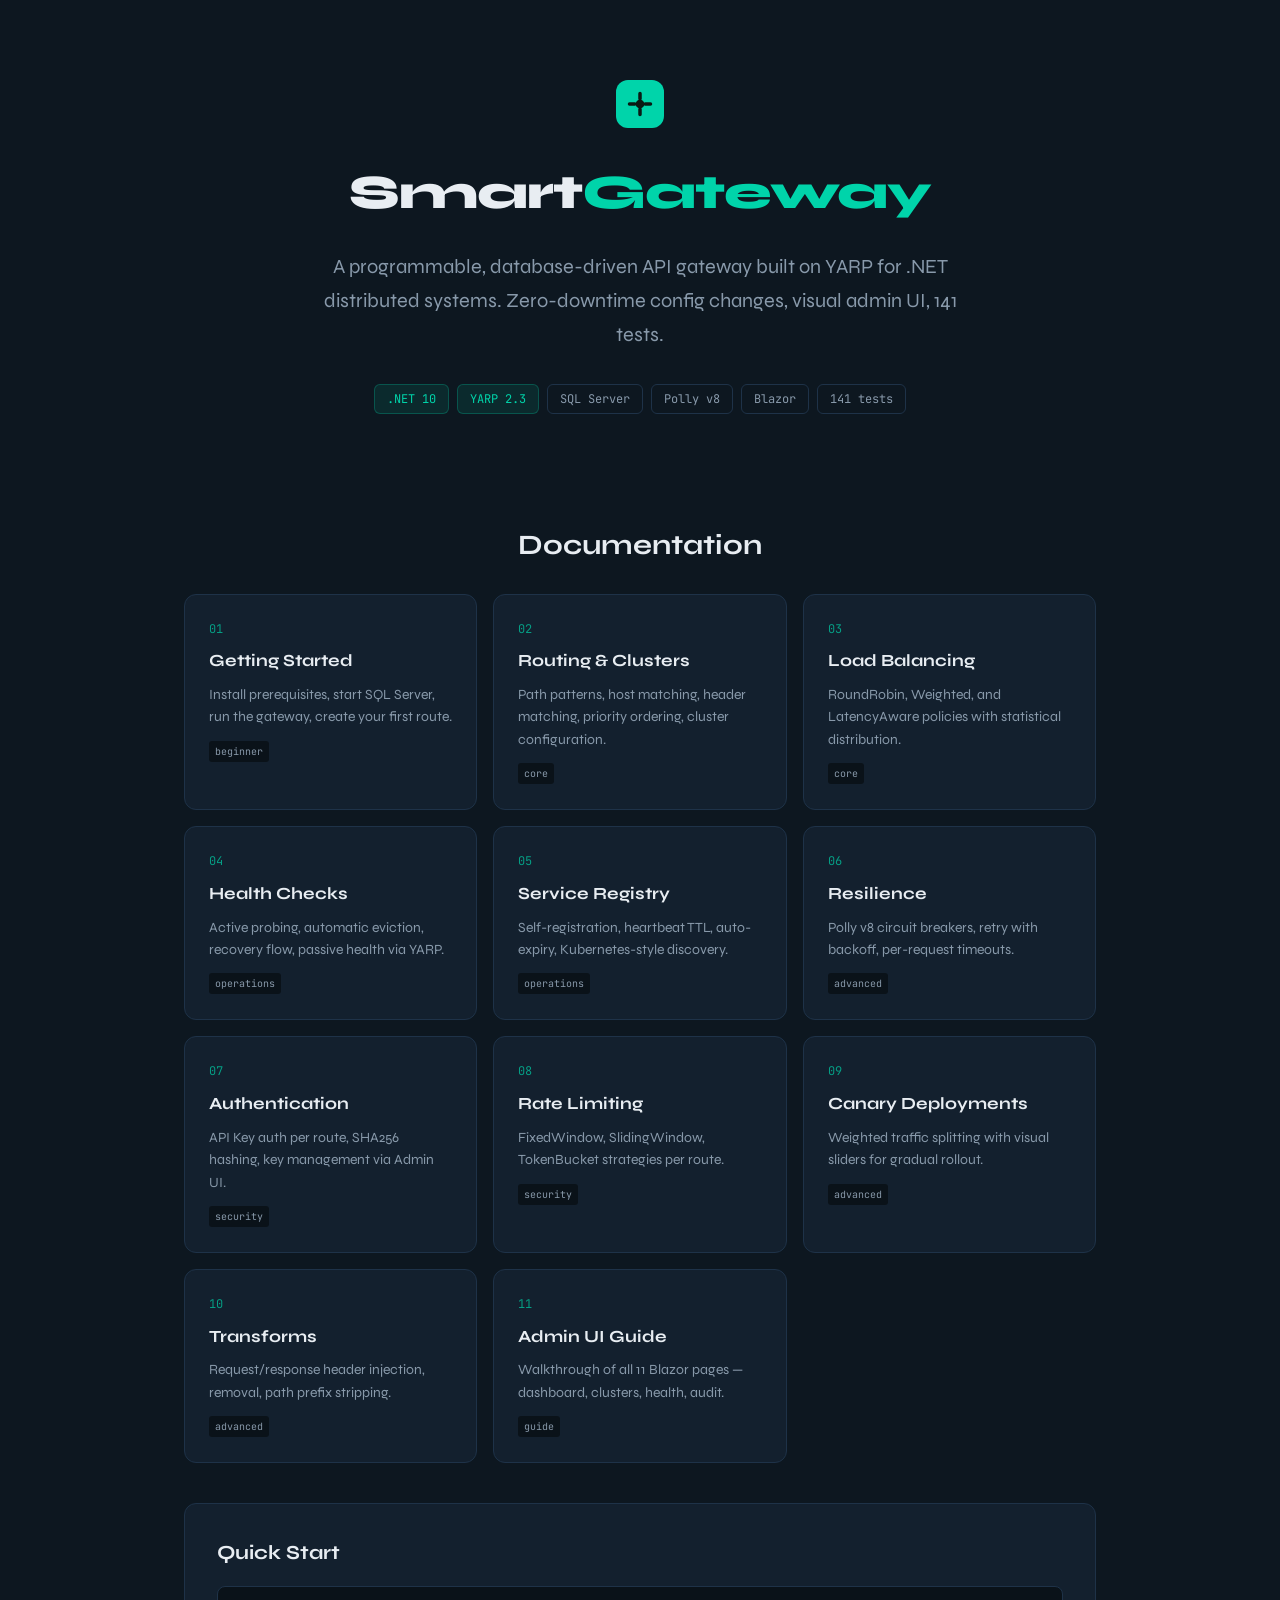
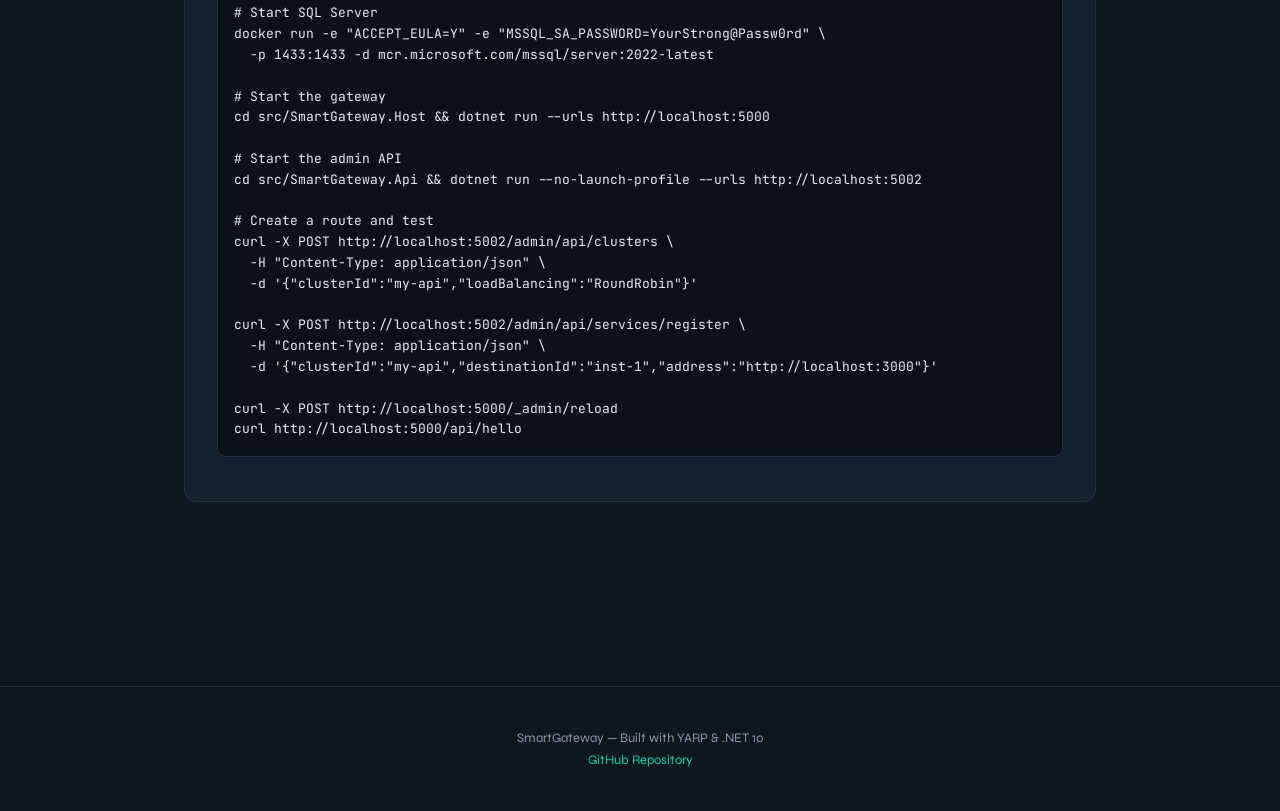
<file: docs/index.html>
<!DOCTYPE html>
<html lang="en">
<head>
    <meta charset="UTF-8">
    <meta name="viewport" content="width=device-width, initial-scale=1.0">
    <title>SmartGateway — Documentation</title>
    <link href="https://fonts.googleapis.com/css2?family=Syne:wght@400;600;700;800&family=JetBrains+Mono:wght@400;500&display=swap" rel="stylesheet">
    <style>
        *,*::before,*::after{box-sizing:border-box;margin:0;padding:0}
        :root{--bg:#0d1720;--card:#13202e;--accent:#00d4aa;--text:#e8edf2;--text-muted:#8899aa;--border:#1e3248;--code-bg:#0a1219}
        body{font-family:'Syne',sans-serif;background:var(--bg);color:var(--text);line-height:1.7;min-height:100vh}
        .hero{text-align:center;padding:80px 24px 60px}
        .hero-logo{display:inline-flex;align-items:center;gap:14px;margin-bottom:24px}
        .logo-mark{width:48px;height:48px;background:var(--accent);border-radius:12px;display:flex;align-items:center;justify-content:center}
        .logo-mark svg{width:28px;height:28px}
        .hero h1{font-size:48px;font-weight:800;letter-spacing:-1px}
        .hero h1 span{color:var(--accent)}
        .hero p{font-size:20px;color:var(--text-muted);max-width:640px;margin:16px auto 32px}
        .hero-badges{display:flex;gap:8px;justify-content:center;flex-wrap:wrap}
        .badge{font-family:'JetBrains Mono',monospace;font-size:12px;padding:4px 12px;border-radius:6px;border:1px solid var(--border);color:var(--text-muted)}
        .badge-accent{background:rgba(0,212,170,0.1);color:var(--accent);border-color:rgba(0,212,170,0.25)}
        .container{max-width:960px;margin:0 auto;padding:0 24px 80px}
        h2{font-size:28px;font-weight:700;margin:48px 0 24px;text-align:center}
        .grid{display:grid;grid-template-columns:repeat(auto-fit,minmax(280px,1fr));gap:16px;margin:24px 0}
        .doc-card{background:var(--card);border:1px solid var(--border);border-radius:12px;padding:24px;text-decoration:none;transition:all .2s;display:block}
        .doc-card:hover{border-color:var(--accent);transform:translateY(-2px);box-shadow:0 8px 32px rgba(0,212,170,0.08)}
        .doc-num{font-family:'JetBrains Mono',monospace;font-size:12px;color:var(--accent);margin-bottom:8px;opacity:0.7}
        .doc-card h3{font-size:17px;font-weight:700;color:var(--text);margin-bottom:8px}
        .doc-card p{font-size:14px;color:var(--text-muted);margin:0;line-height:1.6}
        .doc-card .tag{display:inline-block;font-family:'JetBrains Mono',monospace;font-size:10px;background:var(--code-bg);color:var(--text-muted);padding:2px 6px;border-radius:3px;margin-top:12px}
        .quick-start{background:var(--card);border:1px solid var(--border);border-radius:12px;padding:32px;margin:40px 0}
        .quick-start h3{font-size:20px;font-weight:700;margin-bottom:16px}
        pre{background:var(--code-bg);border:1px solid var(--border);border-radius:8px;padding:16px;font-family:'JetBrains Mono',monospace;font-size:13px;overflow-x:auto;color:var(--text);margin:12px 0;line-height:1.6}
        .feature-grid{display:grid;grid-template-columns:repeat(auto-fit,minmax(200px,1fr));gap:12px;margin:24px 0}
        .feature{background:var(--card);border:1px solid var(--border);border-radius:8px;padding:16px;text-align:center}
        .feature-icon{font-size:24px;margin-bottom:8px}
        .feature h4{font-size:14px;font-weight:600;margin-bottom:4px}
        .feature p{font-size:12px;color:var(--text-muted);margin:0}
        .footer{text-align:center;padding:40px;color:var(--text-muted);font-size:13px;border-top:1px solid var(--border);margin-top:64px}
        .footer a{color:var(--accent);text-decoration:none}
    </style>
</head>
<body>

<div class="hero">
    <div class="hero-logo">
        <div class="logo-mark">
            <svg viewBox="0 0 16 16" fill="none" stroke="#0a1a14" stroke-width="2" stroke-linecap="round">
                <path d="M2 8h3M11 8h3M8 2v3M8 11v3"/>
                <circle cx="8" cy="8" r="2.5" fill="#0a1a14" stroke="none"/>
            </svg>
        </div>
    </div>
    <h1>Smart<span>Gateway</span></h1>
    <p>A programmable, database-driven API gateway built on YARP for .NET distributed systems. Zero-downtime config changes, visual admin UI, 141 tests.</p>
    <div class="hero-badges">
        <span class="badge badge-accent">.NET 10</span>
        <span class="badge badge-accent">YARP 2.3</span>
        <span class="badge">SQL Server</span>
        <span class="badge">Polly v8</span>
        <span class="badge">Blazor</span>
        <span class="badge">141 tests</span>
    </div>
</div>

<div class="container">

<h2>Documentation</h2>

<div class="grid">
    <a href="01-getting-started.html" class="doc-card">
        <div class="doc-num">01</div>
        <h3>Getting Started</h3>
        <p>Install prerequisites, start SQL Server, run the gateway, create your first route.</p>
        <span class="tag">beginner</span>
    </a>
    <a href="02-routing-clusters.html" class="doc-card">
        <div class="doc-num">02</div>
        <h3>Routing & Clusters</h3>
        <p>Path patterns, host matching, header matching, priority ordering, cluster configuration.</p>
        <span class="tag">core</span>
    </a>
    <a href="03-load-balancing.html" class="doc-card">
        <div class="doc-num">03</div>
        <h3>Load Balancing</h3>
        <p>RoundRobin, Weighted, and LatencyAware policies with statistical distribution.</p>
        <span class="tag">core</span>
    </a>
    <a href="04-health-checks.html" class="doc-card">
        <div class="doc-num">04</div>
        <h3>Health Checks</h3>
        <p>Active probing, automatic eviction, recovery flow, passive health via YARP.</p>
        <span class="tag">operations</span>
    </a>
    <a href="05-service-registry.html" class="doc-card">
        <div class="doc-num">05</div>
        <h3>Service Registry</h3>
        <p>Self-registration, heartbeat TTL, auto-expiry, Kubernetes-style discovery.</p>
        <span class="tag">operations</span>
    </a>
    <a href="06-resilience.html" class="doc-card">
        <div class="doc-num">06</div>
        <h3>Resilience</h3>
        <p>Polly v8 circuit breakers, retry with backoff, per-request timeouts.</p>
        <span class="tag">advanced</span>
    </a>
    <a href="07-authentication.html" class="doc-card">
        <div class="doc-num">07</div>
        <h3>Authentication</h3>
        <p>API Key auth per route, SHA256 hashing, key management via Admin UI.</p>
        <span class="tag">security</span>
    </a>
    <a href="08-rate-limiting.html" class="doc-card">
        <div class="doc-num">08</div>
        <h3>Rate Limiting</h3>
        <p>FixedWindow, SlidingWindow, TokenBucket strategies per route.</p>
        <span class="tag">security</span>
    </a>
    <a href="09-canary-deployments.html" class="doc-card">
        <div class="doc-num">09</div>
        <h3>Canary Deployments</h3>
        <p>Weighted traffic splitting with visual sliders for gradual rollout.</p>
        <span class="tag">advanced</span>
    </a>
    <a href="10-transforms.html" class="doc-card">
        <div class="doc-num">10</div>
        <h3>Transforms</h3>
        <p>Request/response header injection, removal, path prefix stripping.</p>
        <span class="tag">advanced</span>
    </a>
    <a href="11-admin-ui.html" class="doc-card">
        <div class="doc-num">11</div>
        <h3>Admin UI Guide</h3>
        <p>Walkthrough of all 11 Blazor pages — dashboard, clusters, health, audit.</p>
        <span class="tag">guide</span>
    </a>
</div>

<div class="quick-start">
    <h3>Quick Start</h3>
    <pre># Start SQL Server
docker run -e "ACCEPT_EULA=Y" -e "MSSQL_SA_PASSWORD=YourStrong@Passw0rd" \
  -p 1433:1433 -d mcr.microsoft.com/mssql/server:2022-latest

# Start the gateway
cd src/SmartGateway.Host && dotnet run --urls http://localhost:5000

# Start the admin API
cd src/SmartGateway.Api && dotnet run --no-launch-profile --urls http://localhost:5002

# Create a route and test
curl -X POST http://localhost:5002/admin/api/clusters \
  -H "Content-Type: application/json" \
  -d '{"clusterId":"my-api","loadBalancing":"RoundRobin"}'

curl -X POST http://localhost:5002/admin/api/services/register \
  -H "Content-Type: application/json" \
  -d '{"clusterId":"my-api","destinationId":"inst-1","address":"http://localhost:3000"}'

curl -X POST http://localhost:5000/_admin/reload
curl http://localhost:5000/api/hello</pre>
</div>

</div>

<div class="footer">
    SmartGateway &mdash; Built with YARP &amp; .NET 10<br>
    <a href="https://github.com/pentest30/SmartGateway">GitHub Repository</a>
</div>

</body>
</html>
</file>
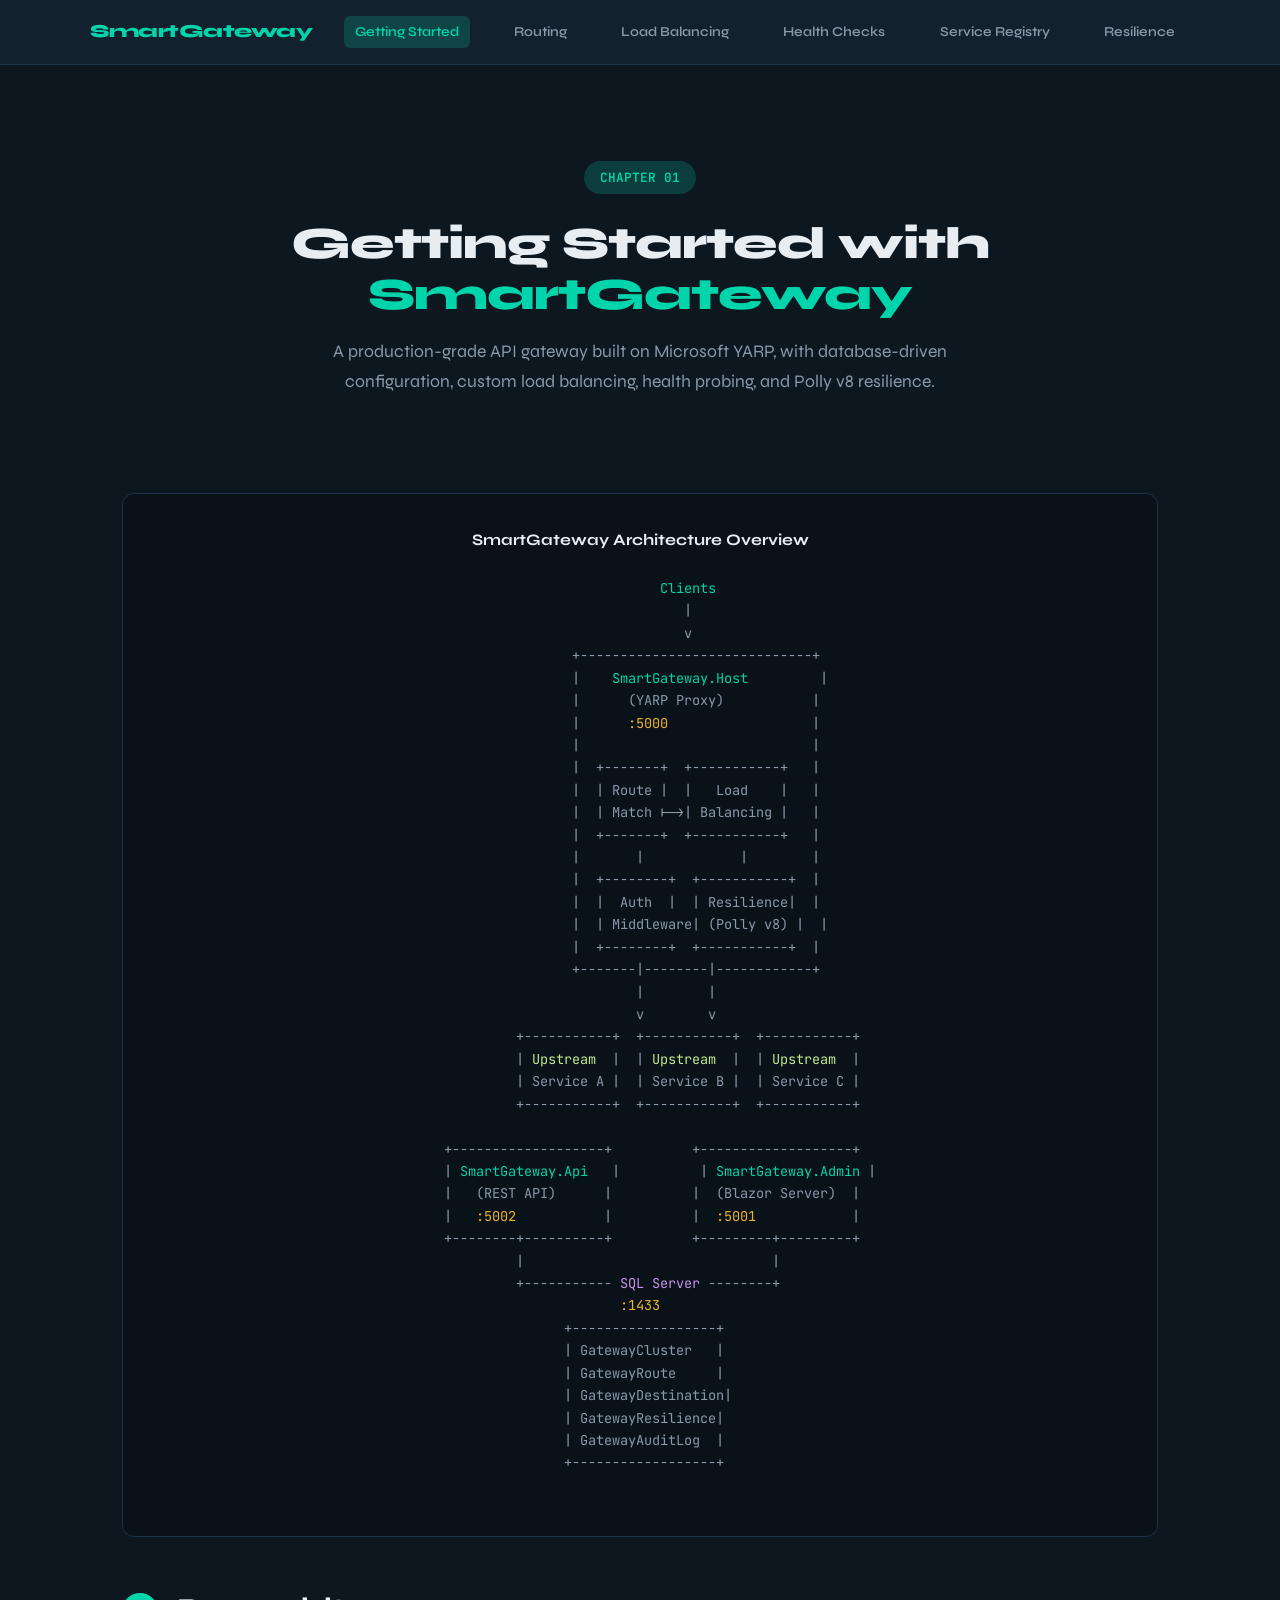
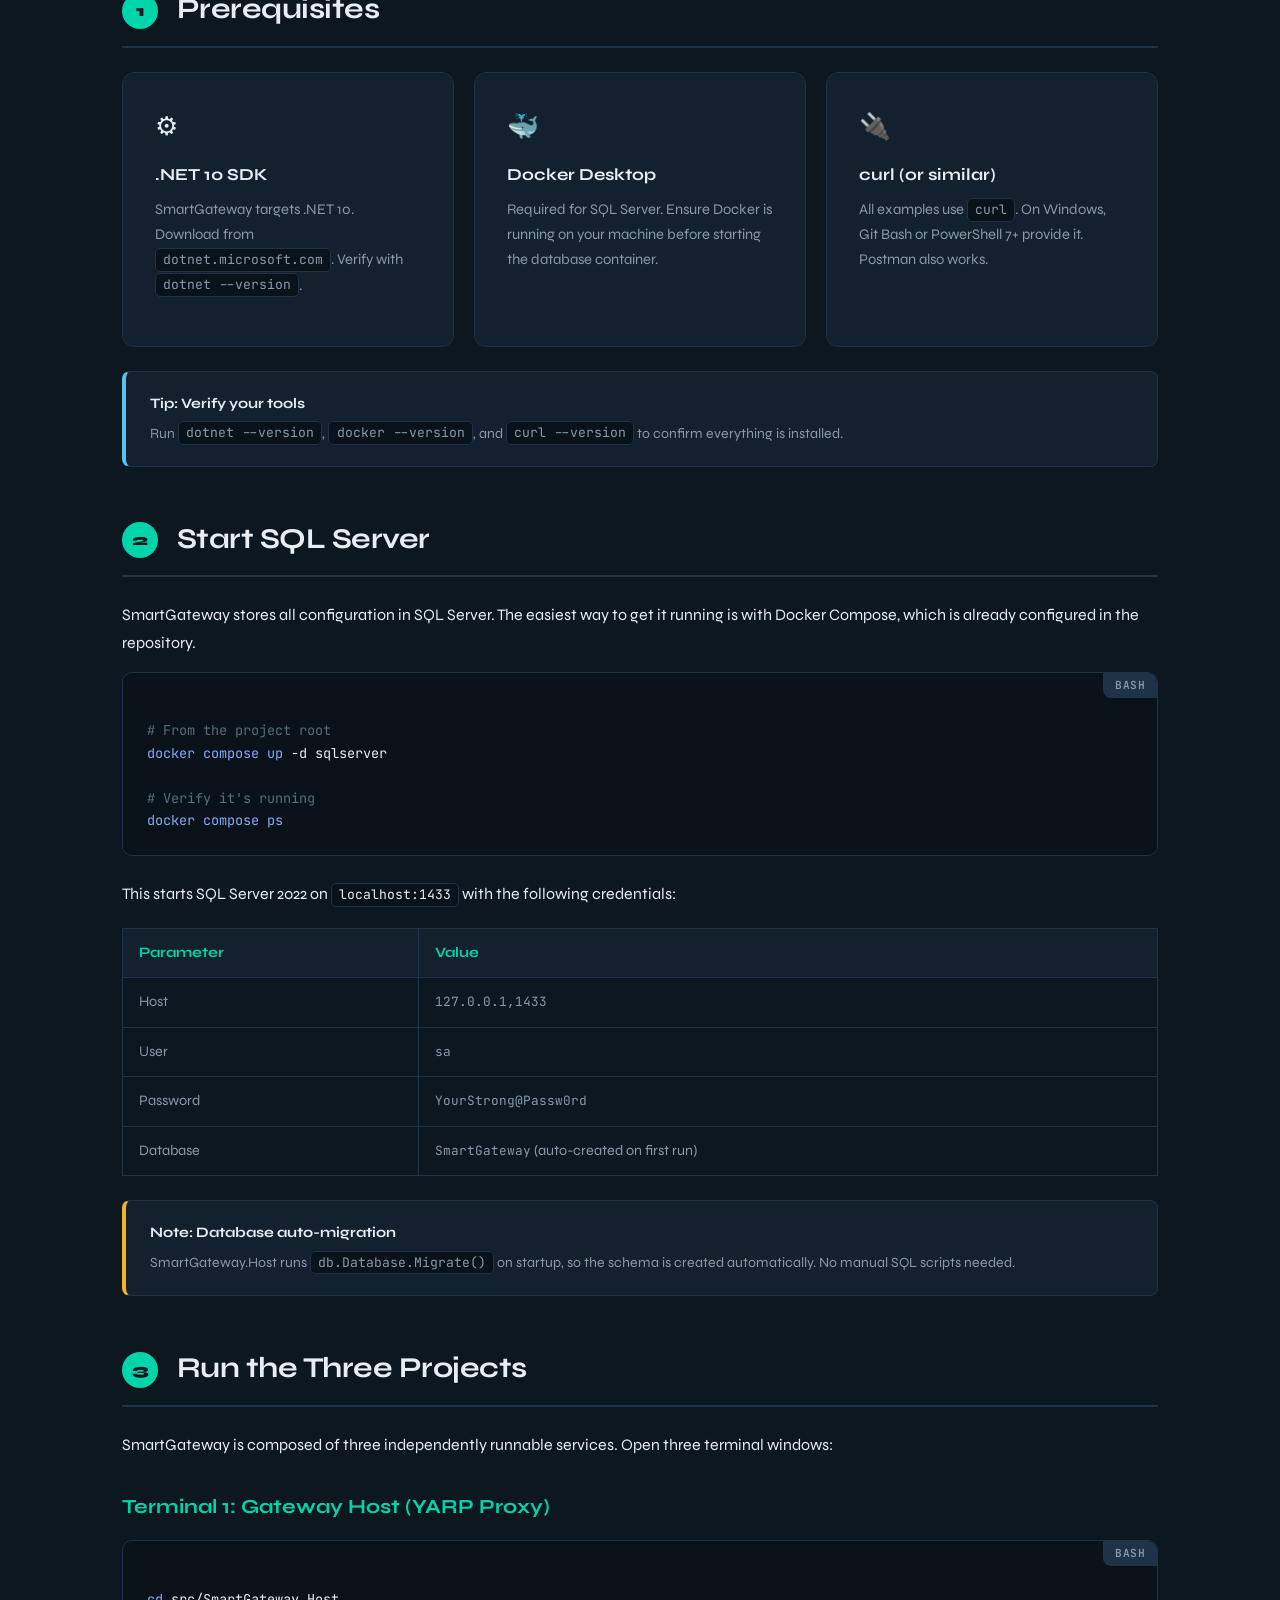
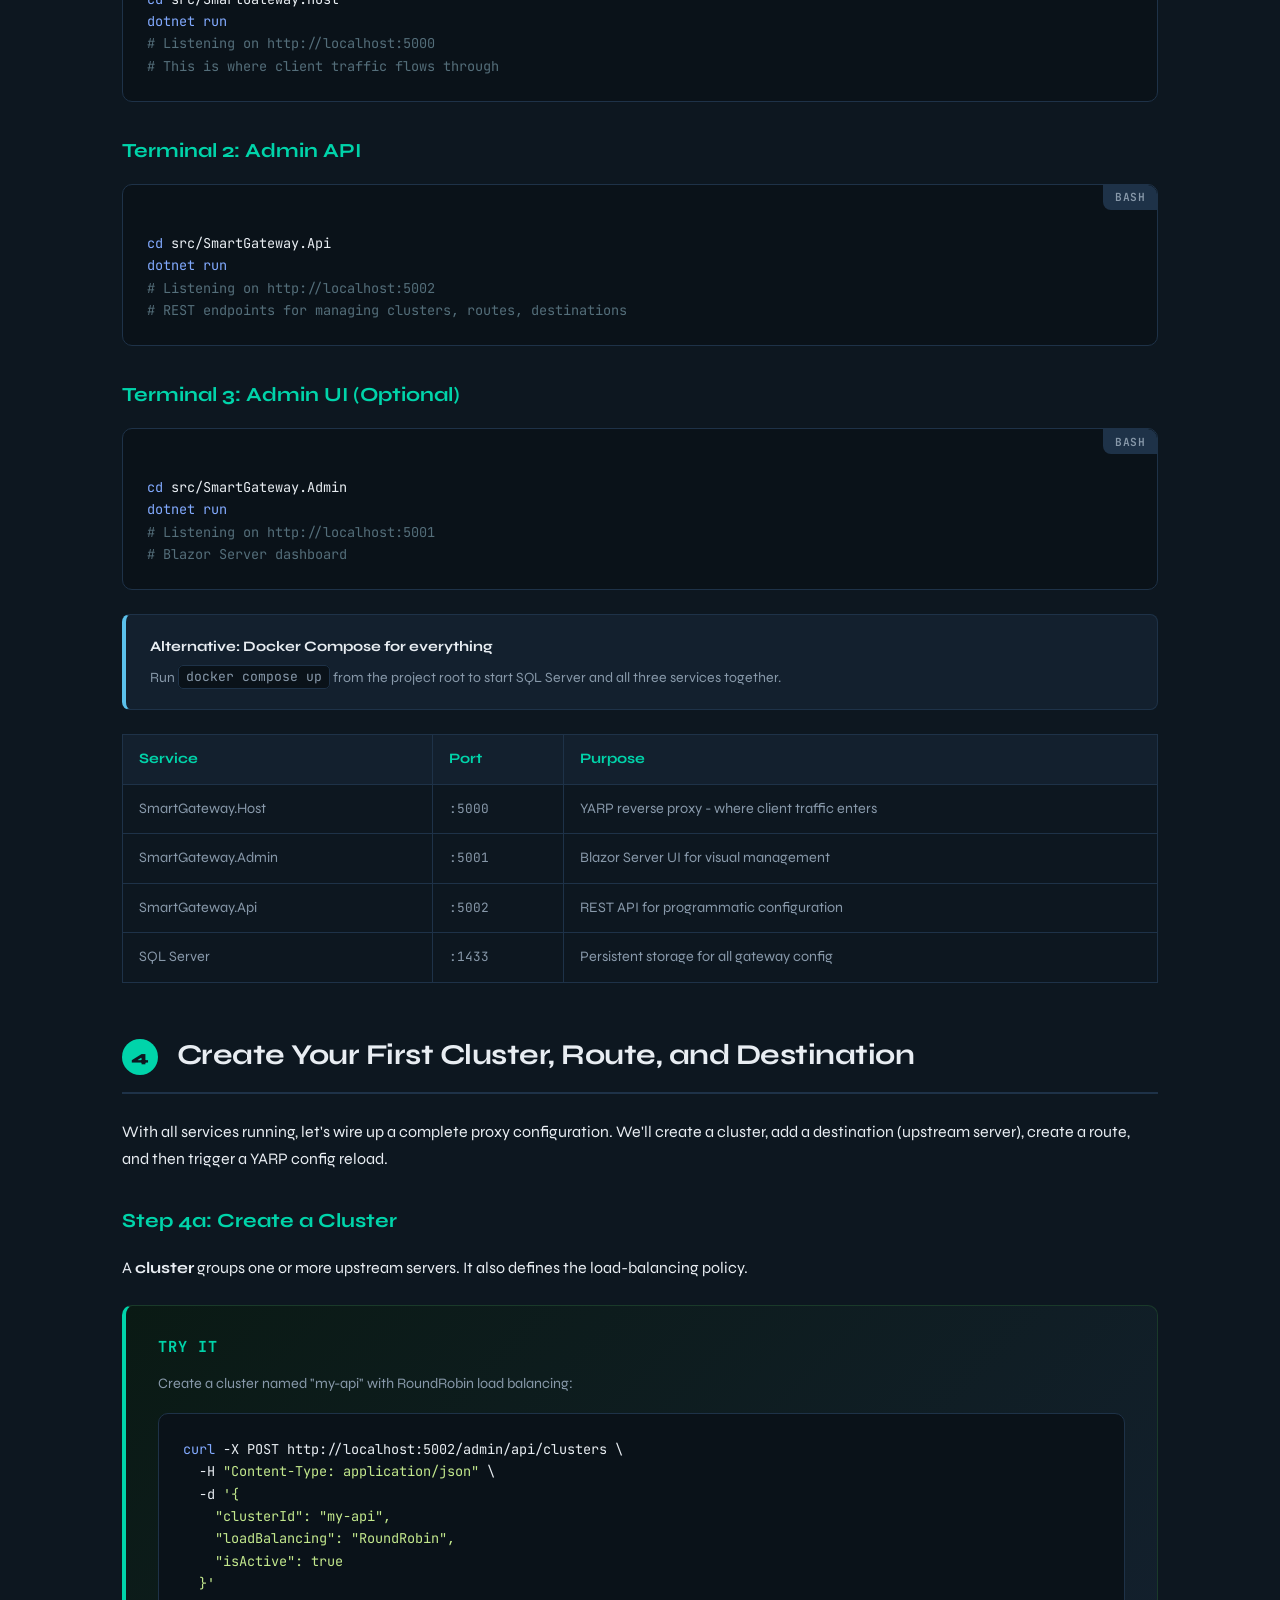
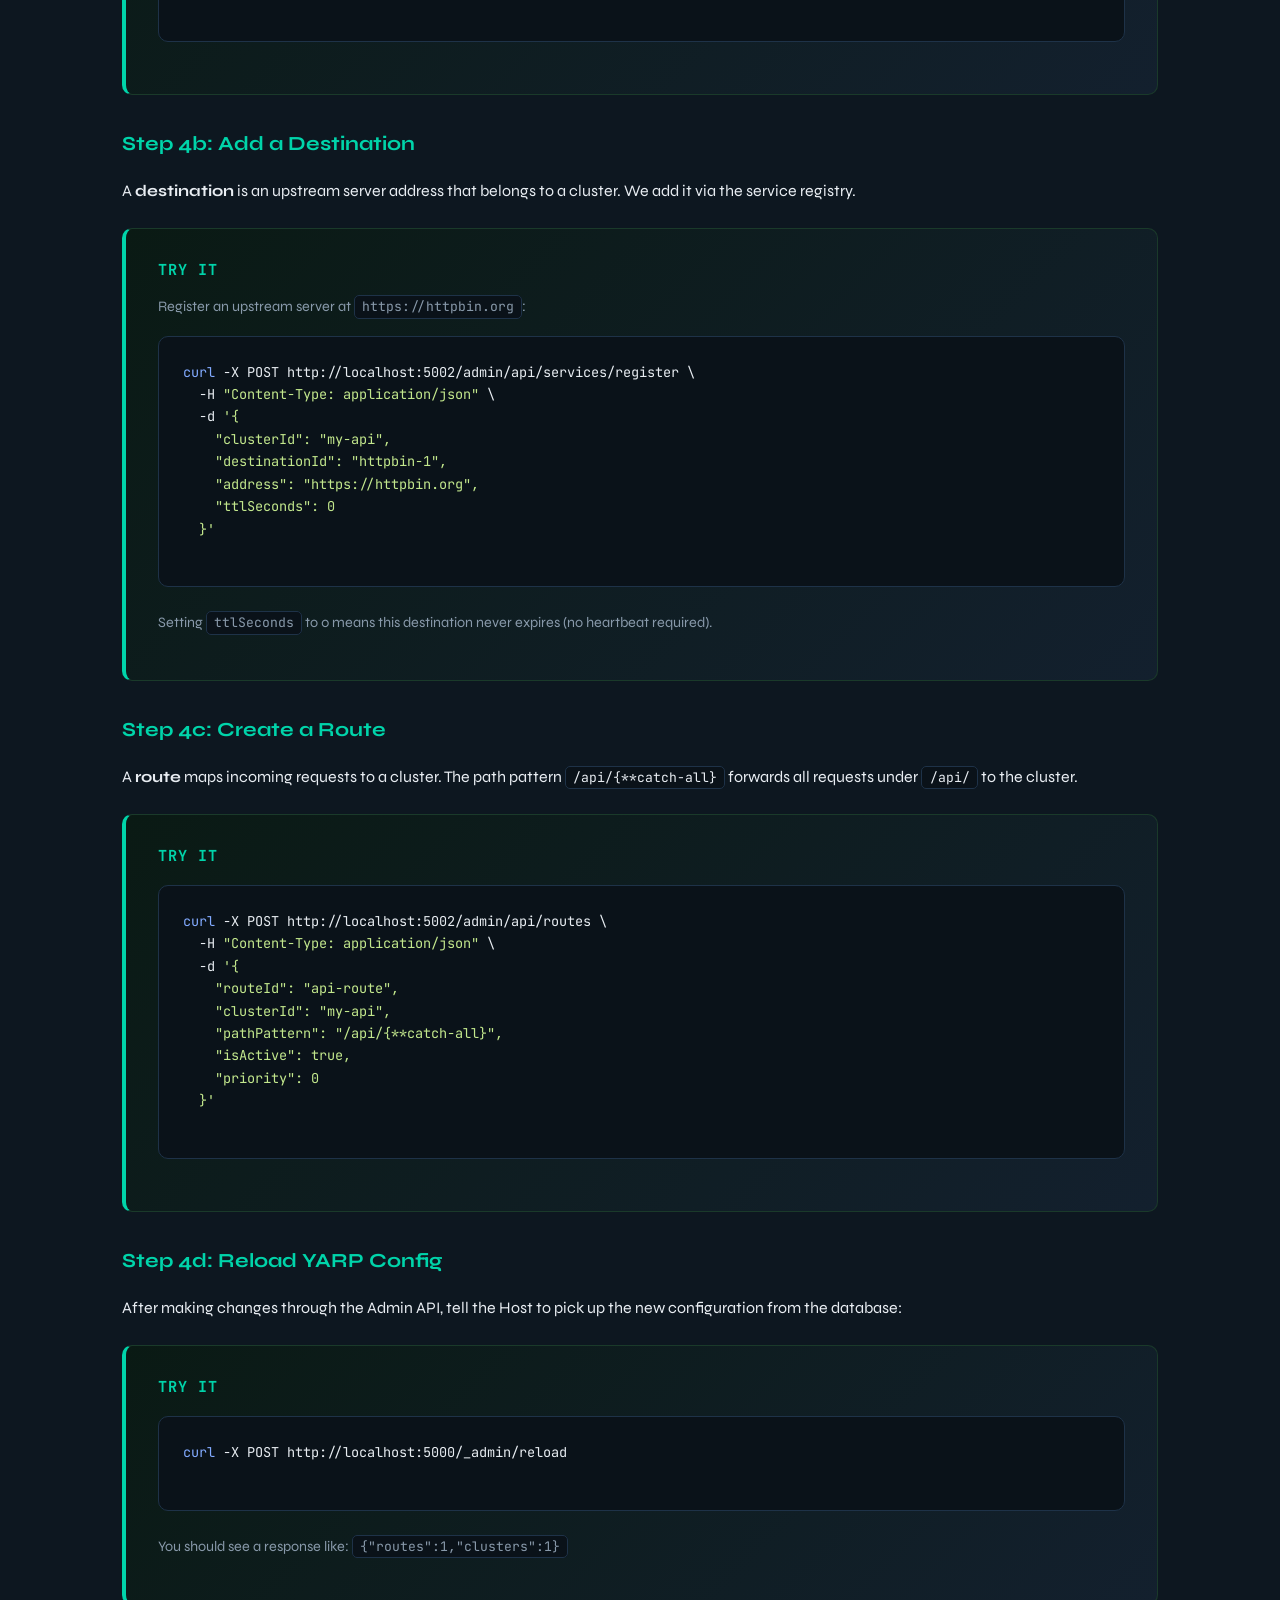
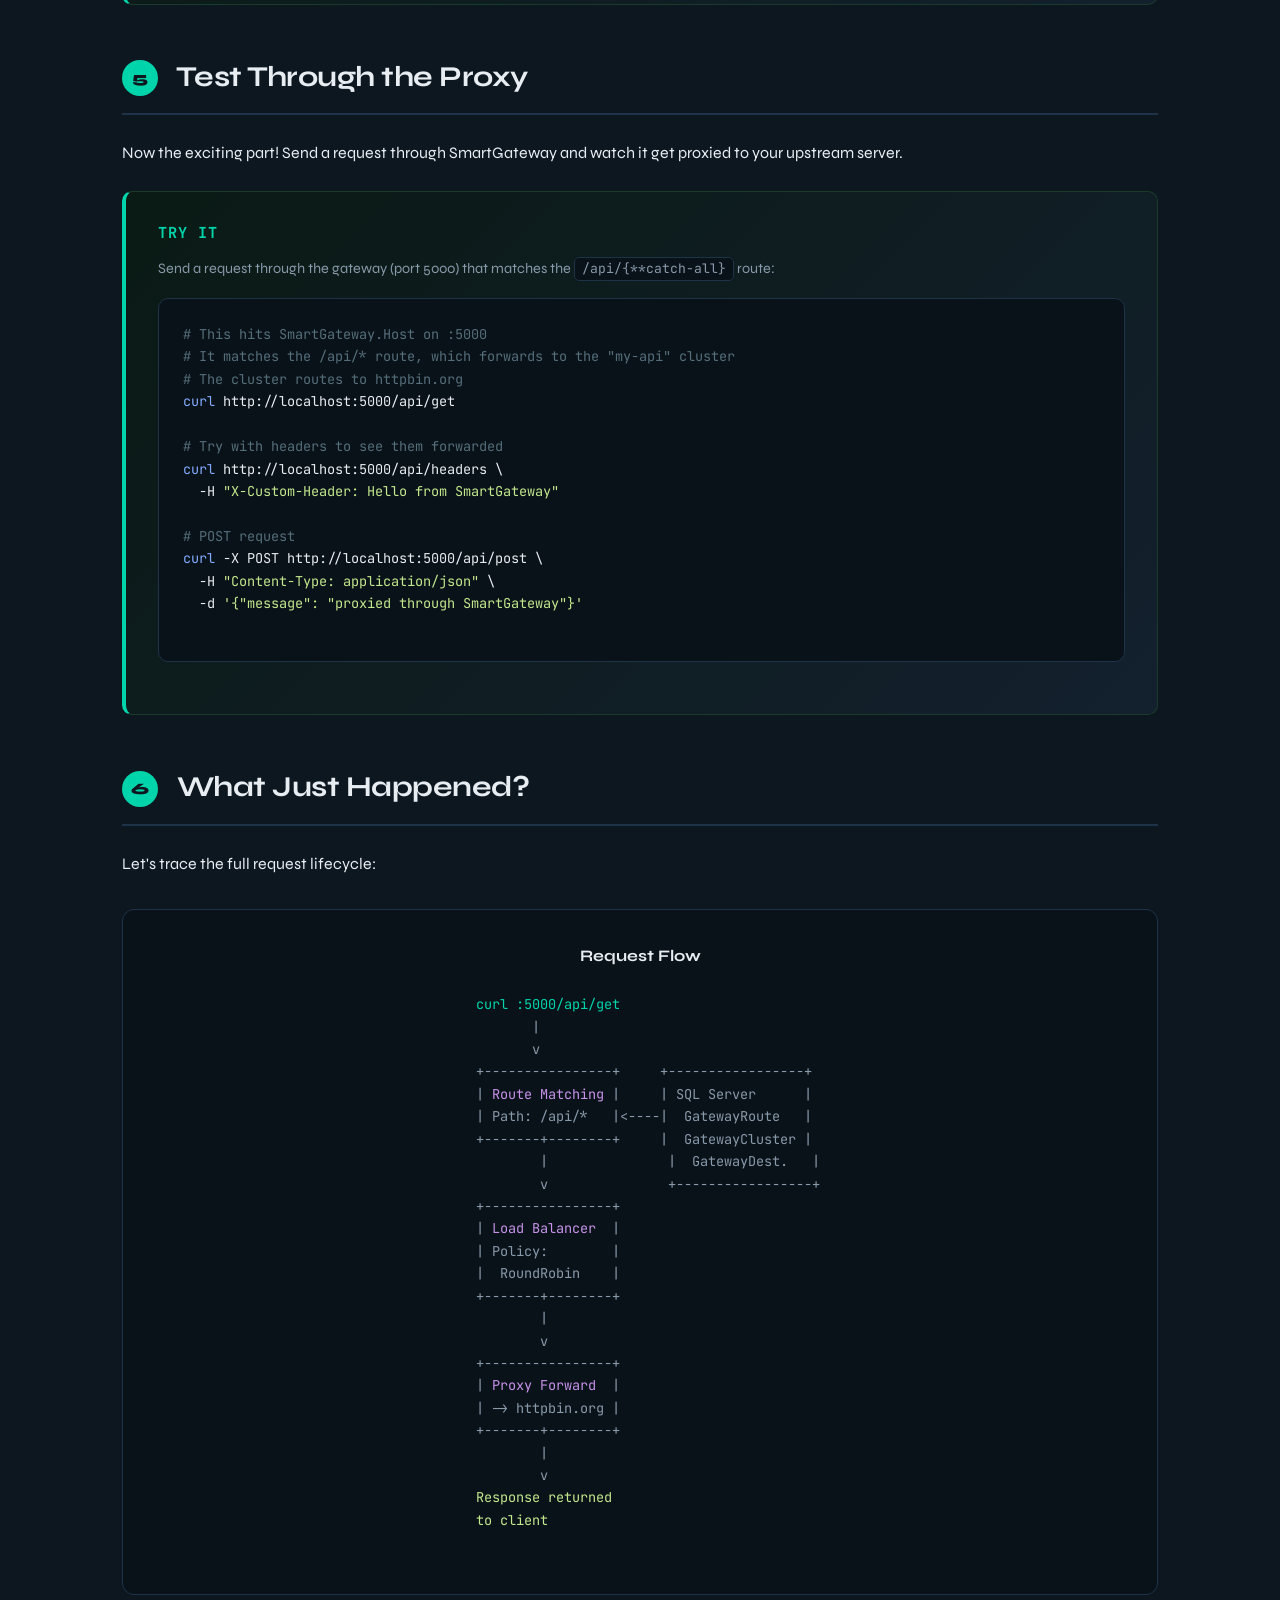
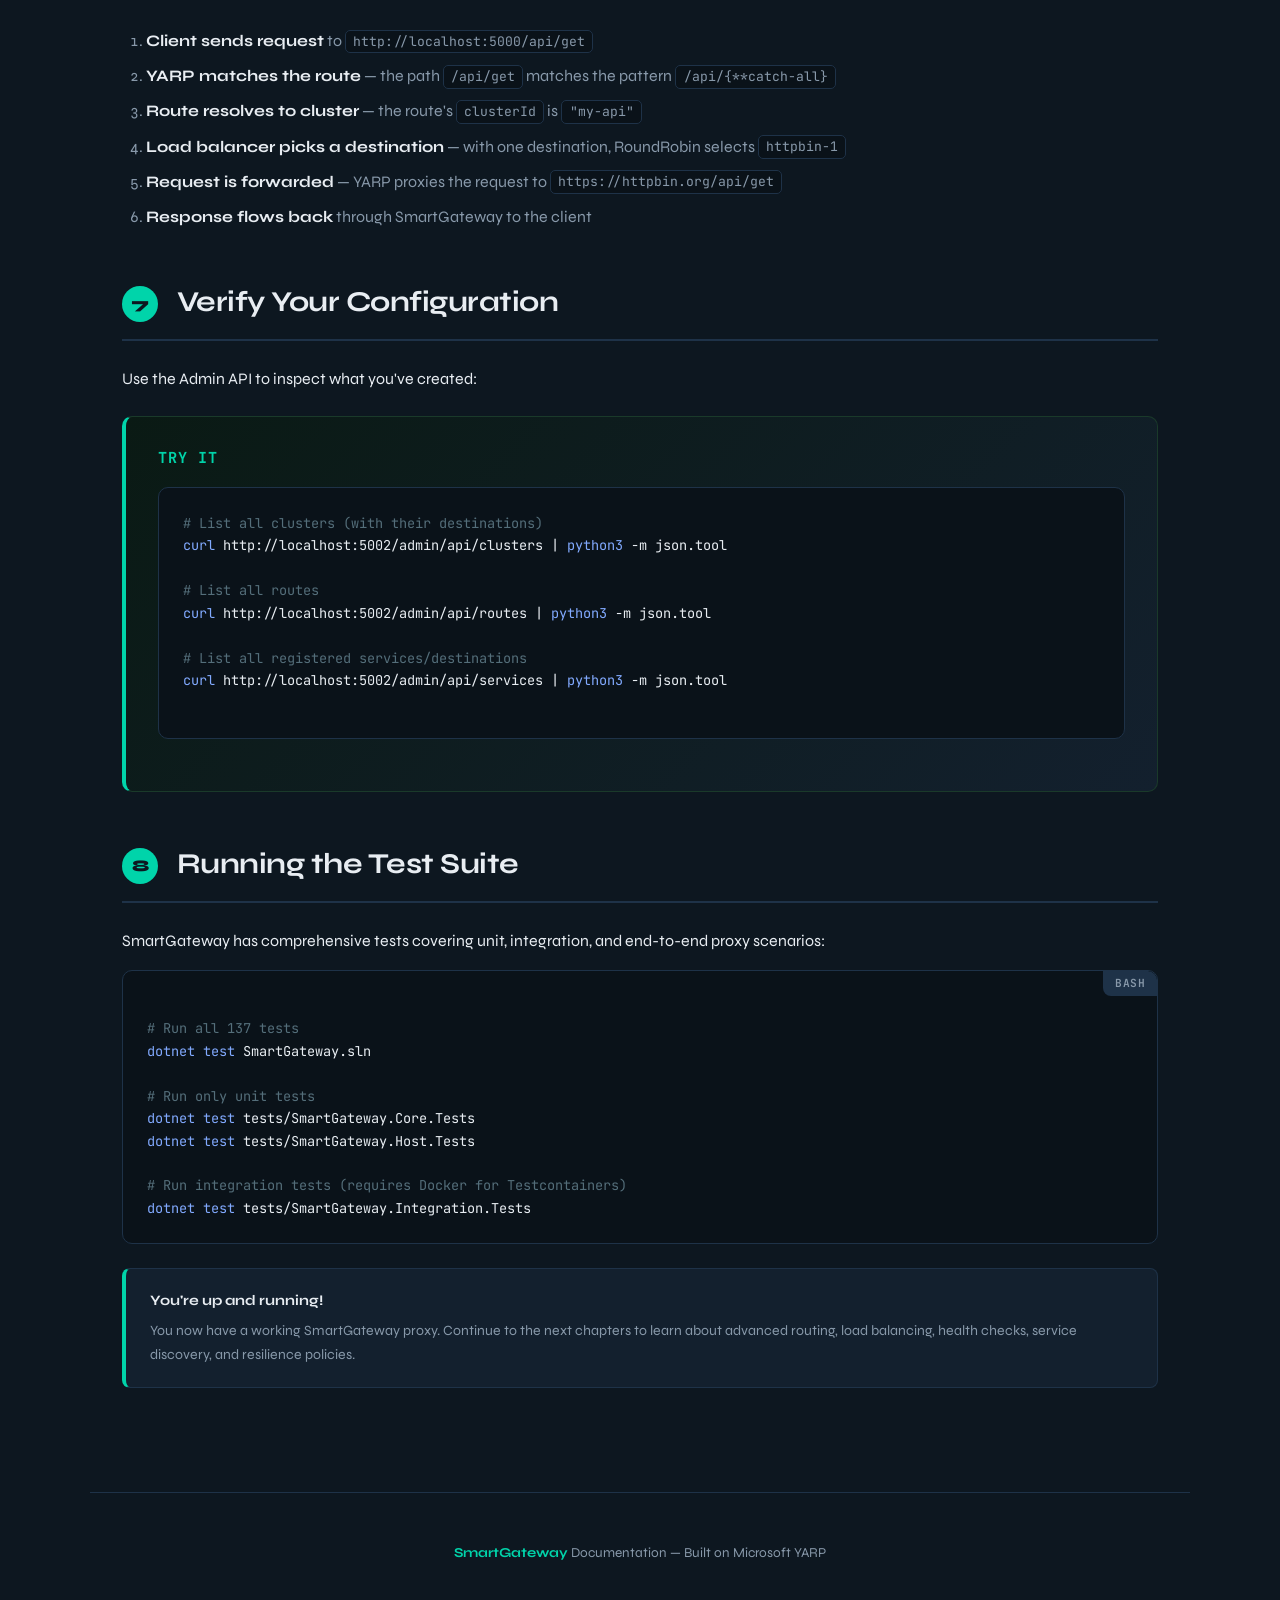
<file: docs/01-getting-started.html>
<!DOCTYPE html>
<html lang="en">
<head>
    <meta charset="UTF-8">
    <meta name="viewport" content="width=device-width, initial-scale=1.0">
    <title>Getting Started - SmartGateway Documentation</title>
    <link href="https://fonts.googleapis.com/css2?family=Syne:wght@400;600;700;800&family=JetBrains+Mono:wght@400;500;700&display=swap" rel="stylesheet">
    <style>
        *, *::before, *::after { box-sizing: border-box; margin: 0; padding: 0; }

        :root {
            --bg: #0d1720;
            --card: #13202e;
            --accent: #00d4aa;
            --accent-dim: #00d4aa33;
            --text: #e8edf2;
            --text-muted: #8899aa;
            --border: #1e3248;
            --code-bg: #0a1219;
            --success: #00d4aa;
            --warning: #f0b429;
            --error: #ff6b6b;
        }

        body {
            font-family: 'Syne', sans-serif;
            background: var(--bg);
            color: var(--text);
            line-height: 1.7;
            min-height: 100vh;
        }

        /* Navigation */
        nav {
            background: var(--card);
            border-bottom: 1px solid var(--border);
            padding: 0 2rem;
            position: sticky;
            top: 0;
            z-index: 100;
            backdrop-filter: blur(12px);
        }

        nav .nav-inner {
            max-width: 1100px;
            margin: 0 auto;
            display: flex;
            align-items: center;
            gap: 2rem;
            height: 64px;
            overflow-x: auto;
        }

        nav .logo {
            font-weight: 800;
            font-size: 1.15rem;
            color: var(--accent);
            white-space: nowrap;
            letter-spacing: -0.5px;
        }

        nav a {
            color: var(--text-muted);
            text-decoration: none;
            font-size: 0.85rem;
            font-weight: 600;
            white-space: nowrap;
            padding: 0.3rem 0.7rem;
            border-radius: 6px;
            transition: all 0.2s;
        }

        nav a:hover { color: var(--text); background: var(--accent-dim); }
        nav a.active { color: var(--accent); background: var(--accent-dim); }

        /* Main Content */
        main {
            max-width: 1100px;
            margin: 0 auto;
            padding: 3rem 2rem 5rem;
        }

        .hero {
            text-align: center;
            padding: 3rem 0 4rem;
        }

        .hero .badge {
            display: inline-block;
            background: var(--accent-dim);
            color: var(--accent);
            padding: 0.35rem 1rem;
            border-radius: 999px;
            font-size: 0.8rem;
            font-weight: 600;
            margin-bottom: 1.5rem;
            font-family: 'JetBrains Mono', monospace;
        }

        .hero h1 {
            font-size: 2.8rem;
            font-weight: 800;
            line-height: 1.15;
            margin-bottom: 1rem;
            letter-spacing: -1px;
        }

        .hero h1 span { color: var(--accent); }

        .hero p {
            color: var(--text-muted);
            font-size: 1.1rem;
            max-width: 640px;
            margin: 0 auto;
        }

        h2 {
            font-size: 1.8rem;
            font-weight: 700;
            margin: 3rem 0 1.5rem;
            letter-spacing: -0.5px;
            padding-bottom: 0.75rem;
            border-bottom: 2px solid var(--border);
        }

        h2 .step-num {
            display: inline-block;
            background: var(--accent);
            color: var(--bg);
            width: 36px;
            height: 36px;
            line-height: 36px;
            text-align: center;
            border-radius: 50%;
            font-size: 1rem;
            font-weight: 800;
            margin-right: 0.75rem;
            vertical-align: middle;
        }

        h3 {
            font-size: 1.25rem;
            font-weight: 700;
            margin: 2rem 0 1rem;
            color: var(--accent);
        }

        p { margin-bottom: 1rem; }

        /* Cards */
        .card {
            background: var(--card);
            border: 1px solid var(--border);
            border-radius: 12px;
            padding: 2rem;
            margin: 1.5rem 0;
        }

        .card-grid {
            display: grid;
            grid-template-columns: repeat(auto-fit, minmax(280px, 1fr));
            gap: 1.25rem;
            margin: 1.5rem 0;
        }

        .card-grid .card {
            margin: 0;
        }

        .card h4 {
            font-size: 1.05rem;
            font-weight: 700;
            margin-bottom: 0.5rem;
        }

        .card p { color: var(--text-muted); font-size: 0.92rem; }

        .card .card-icon {
            font-size: 1.6rem;
            margin-bottom: 0.75rem;
            display: block;
        }

        /* Code Blocks */
        pre {
            background: var(--code-bg);
            border: 1px solid var(--border);
            border-radius: 10px;
            padding: 1.5rem;
            overflow-x: auto;
            margin: 1rem 0 1.5rem;
            font-family: 'JetBrains Mono', monospace;
            font-size: 0.85rem;
            line-height: 1.65;
            position: relative;
        }

        pre .label {
            position: absolute;
            top: 0;
            right: 0;
            background: var(--border);
            color: var(--text-muted);
            padding: 0.2rem 0.75rem;
            border-radius: 0 9px 0 8px;
            font-size: 0.7rem;
            font-weight: 600;
            text-transform: uppercase;
            letter-spacing: 0.5px;
        }

        code {
            font-family: 'JetBrains Mono', monospace;
        }

        p code, li code {
            background: var(--code-bg);
            border: 1px solid var(--border);
            padding: 0.15rem 0.45rem;
            border-radius: 5px;
            font-size: 0.82rem;
        }

        .kw { color: #c792ea; }
        .str { color: #c3e88d; }
        .fn { color: #82aaff; }
        .cm { color: #546e7a; }
        .num { color: #f78c6c; }
        .acc { color: #00d4aa; }
        .flag { color: #f0b429; }

        /* Try It Box */
        .try-it {
            background: linear-gradient(135deg, #0a1a14, #13202e);
            border: 1px solid #1a3a2a;
            border-left: 4px solid var(--accent);
            border-radius: 10px;
            padding: 1.75rem 2rem;
            margin: 1.5rem 0;
        }

        .try-it h4 {
            color: var(--accent);
            font-size: 0.95rem;
            font-weight: 700;
            margin-bottom: 0.75rem;
            text-transform: uppercase;
            letter-spacing: 1px;
            font-family: 'JetBrains Mono', monospace;
        }

        .try-it p {
            color: var(--text-muted);
            font-size: 0.9rem;
            margin-bottom: 1rem;
        }

        /* ASCII Art Diagram */
        .diagram {
            background: var(--code-bg);
            border: 1px solid var(--border);
            border-radius: 12px;
            padding: 2rem;
            margin: 2rem 0;
            overflow-x: auto;
            text-align: center;
        }

        .diagram pre {
            background: none;
            border: none;
            padding: 0;
            margin: 0;
            display: inline-block;
            text-align: left;
            color: var(--text-muted);
        }

        .diagram .title {
            display: block;
            font-family: 'Syne', sans-serif;
            font-weight: 700;
            font-size: 1rem;
            color: var(--text);
            margin-bottom: 1.5rem;
            text-align: center;
        }

        /* Lists */
        ul, ol {
            margin: 0.75rem 0 1.25rem 1.5rem;
        }

        li {
            margin-bottom: 0.5rem;
            color: var(--text-muted);
        }

        li strong { color: var(--text); }

        /* Table */
        table {
            width: 100%;
            border-collapse: collapse;
            margin: 1.25rem 0;
            font-size: 0.9rem;
        }

        th, td {
            border: 1px solid var(--border);
            padding: 0.75rem 1rem;
            text-align: left;
        }

        th {
            background: var(--card);
            font-weight: 700;
            color: var(--accent);
        }

        td { color: var(--text-muted); }
        td code { font-size: 0.8rem; }

        /* Alert / Callout */
        .callout {
            background: var(--card);
            border: 1px solid var(--border);
            border-left: 4px solid var(--warning);
            border-radius: 8px;
            padding: 1.25rem 1.5rem;
            margin: 1.5rem 0;
        }

        .callout.info { border-left-color: #5bc0eb; }
        .callout.success { border-left-color: var(--accent); }

        .callout strong {
            display: block;
            margin-bottom: 0.35rem;
            font-size: 0.9rem;
        }

        .callout p { font-size: 0.88rem; color: var(--text-muted); margin: 0; }

        /* Footer */
        footer {
            max-width: 1100px;
            margin: 0 auto;
            padding: 3rem 2rem;
            text-align: center;
            border-top: 1px solid var(--border);
            color: var(--text-muted);
            font-size: 0.85rem;
        }

        footer span { color: var(--accent); font-weight: 700; }

        /* Responsiveness */
        @media (max-width: 768px) {
            .hero h1 { font-size: 2rem; }
            main { padding: 2rem 1rem; }
            nav .nav-inner { gap: 0.75rem; }
            nav a { font-size: 0.75rem; padding: 0.2rem 0.5rem; }
        }
    </style>
</head>
<body>

<nav>
    <div class="nav-inner">
        <span class="logo">SmartGateway</span>
        <a href="01-getting-started.html" class="active">Getting Started</a>
        <a href="02-routing-clusters.html">Routing</a>
        <a href="03-load-balancing.html">Load Balancing</a>
        <a href="04-health-checks.html">Health Checks</a>
        <a href="05-service-registry.html">Service Registry</a>
        <a href="06-resilience.html">Resilience</a>
    </div>
</nav>

<main>

<!-- Hero -->
<div class="hero">
    <span class="badge">CHAPTER 01</span>
    <h1>Getting Started with <span>SmartGateway</span></h1>
    <p>A production-grade API gateway built on Microsoft YARP, with database-driven configuration, custom load balancing, health probing, and Polly v8 resilience.</p>
</div>

<!-- Architecture Diagram -->
<div class="diagram">
    <span class="title">SmartGateway Architecture Overview</span>
    <pre>
                                <span class="acc">Clients</span>
                                   |
                                   v
                     +-----------------------------+
                     |    <span class="acc">SmartGateway.Host</span>         |
                     |      (YARP Proxy)           |
                     |      <span class="flag">:5000</span>                  |
                     |                             |
                     |  +-------+  +-----------+   |
                     |  | Route |  |   Load    |   |
                     |  | Match |->| Balancing |   |
                     |  +-------+  +-----------+   |
                     |       |            |        |
                     |  +--------+  +-----------+  |
                     |  |  Auth  |  | Resilience|  |
                     |  | Middleware| (Polly v8) |  |
                     |  +--------+  +-----------+  |
                     +-------|--------|------------+
                             |        |
                             v        v
              +-----------+  +-----------+  +-----------+
              | <span class="str">Upstream</span>  |  | <span class="str">Upstream</span>  |  | <span class="str">Upstream</span>  |
              | Service A |  | Service B |  | Service C |
              +-----------+  +-----------+  +-----------+

     +-------------------+          +-------------------+
     | <span class="acc">SmartGateway.Api</span>   |          | <span class="acc">SmartGateway.Admin</span> |
     |   (REST API)      |          |  (Blazor Server)  |
     |   <span class="flag">:5002</span>           |          |  <span class="flag">:5001</span>            |
     +--------+----------+          +---------+---------+
              |                               |
              +----------- <span class="kw">SQL Server</span> --------+
                           <span class="flag">:1433</span>
                    +------------------+
                    | GatewayCluster   |
                    | GatewayRoute     |
                    | GatewayDestination|
                    | GatewayResilience|
                    | GatewayAuditLog  |
                    +------------------+
    </pre>
</div>

<!-- Prerequisites -->
<h2><span class="step-num">1</span> Prerequisites</h2>

<div class="card-grid">
    <div class="card">
        <span class="card-icon">&#9881;</span>
        <h4>.NET 10 SDK</h4>
        <p>SmartGateway targets .NET 10. Download from <code>dotnet.microsoft.com</code>. Verify with <code>dotnet --version</code>.</p>
    </div>
    <div class="card">
        <span class="card-icon">&#128051;</span>
        <h4>Docker Desktop</h4>
        <p>Required for SQL Server. Ensure Docker is running on your machine before starting the database container.</p>
    </div>
    <div class="card">
        <span class="card-icon">&#128268;</span>
        <h4>curl (or similar)</h4>
        <p>All examples use <code>curl</code>. On Windows, Git Bash or PowerShell 7+ provide it. Postman also works.</p>
    </div>
</div>

<div class="callout info">
    <strong>Tip: Verify your tools</strong>
    <p>Run <code>dotnet --version</code>, <code>docker --version</code>, and <code>curl --version</code> to confirm everything is installed.</p>
</div>

<!-- Start SQL Server -->
<h2><span class="step-num">2</span> Start SQL Server</h2>

<p>SmartGateway stores all configuration in SQL Server. The easiest way to get it running is with Docker Compose, which is already configured in the repository.</p>

<pre><span class="label">bash</span>
<span class="cm"># From the project root</span>
<span class="fn">docker compose up</span> -d sqlserver

<span class="cm"># Verify it's running</span>
<span class="fn">docker compose ps</span>
</pre>

<p>This starts SQL Server 2022 on <code>localhost:1433</code> with the following credentials:</p>

<table>
    <tr><th>Parameter</th><th>Value</th></tr>
    <tr><td>Host</td><td><code>127.0.0.1,1433</code></td></tr>
    <tr><td>User</td><td><code>sa</code></td></tr>
    <tr><td>Password</td><td><code>YourStrong@Passw0rd</code></td></tr>
    <tr><td>Database</td><td><code>SmartGateway</code> (auto-created on first run)</td></tr>
</table>

<div class="callout">
    <strong>Note: Database auto-migration</strong>
    <p>SmartGateway.Host runs <code>db.Database.Migrate()</code> on startup, so the schema is created automatically. No manual SQL scripts needed.</p>
</div>

<!-- Run the Three Projects -->
<h2><span class="step-num">3</span> Run the Three Projects</h2>

<p>SmartGateway is composed of three independently runnable services. Open three terminal windows:</p>

<h3>Terminal 1: Gateway Host (YARP Proxy)</h3>
<pre><span class="label">bash</span>
<span class="fn">cd</span> src/SmartGateway.Host
<span class="fn">dotnet run</span>
<span class="cm"># Listening on http://localhost:5000</span>
<span class="cm"># This is where client traffic flows through</span>
</pre>

<h3>Terminal 2: Admin API</h3>
<pre><span class="label">bash</span>
<span class="fn">cd</span> src/SmartGateway.Api
<span class="fn">dotnet run</span>
<span class="cm"># Listening on http://localhost:5002</span>
<span class="cm"># REST endpoints for managing clusters, routes, destinations</span>
</pre>

<h3>Terminal 3: Admin UI (Optional)</h3>
<pre><span class="label">bash</span>
<span class="fn">cd</span> src/SmartGateway.Admin
<span class="fn">dotnet run</span>
<span class="cm"># Listening on http://localhost:5001</span>
<span class="cm"># Blazor Server dashboard</span>
</pre>

<div class="callout info">
    <strong>Alternative: Docker Compose for everything</strong>
    <p>Run <code>docker compose up</code> from the project root to start SQL Server and all three services together.</p>
</div>

<table>
    <tr><th>Service</th><th>Port</th><th>Purpose</th></tr>
    <tr><td>SmartGateway.Host</td><td><code>:5000</code></td><td>YARP reverse proxy - where client traffic enters</td></tr>
    <tr><td>SmartGateway.Admin</td><td><code>:5001</code></td><td>Blazor Server UI for visual management</td></tr>
    <tr><td>SmartGateway.Api</td><td><code>:5002</code></td><td>REST API for programmatic configuration</td></tr>
    <tr><td>SQL Server</td><td><code>:1433</code></td><td>Persistent storage for all gateway config</td></tr>
</table>

<!-- Create First Configuration -->
<h2><span class="step-num">4</span> Create Your First Cluster, Route, and Destination</h2>

<p>With all services running, let's wire up a complete proxy configuration. We'll create a cluster, add a destination (upstream server), create a route, and then trigger a YARP config reload.</p>

<h3>Step 4a: Create a Cluster</h3>
<p>A <strong>cluster</strong> groups one or more upstream servers. It also defines the load-balancing policy.</p>

<div class="try-it">
    <h4>Try it</h4>
    <p>Create a cluster named "my-api" with RoundRobin load balancing:</p>
    <pre>
<span class="fn">curl</span> -X POST http://localhost:5002/admin/api/clusters \
  -H <span class="str">"Content-Type: application/json"</span> \
  -d <span class="str">'{
    "clusterId": "my-api",
    "loadBalancing": "RoundRobin",
    "isActive": true
  }'</span>
    </pre>
</div>

<h3>Step 4b: Add a Destination</h3>
<p>A <strong>destination</strong> is an upstream server address that belongs to a cluster. We add it via the service registry.</p>

<div class="try-it">
    <h4>Try it</h4>
    <p>Register an upstream server at <code>https://httpbin.org</code>:</p>
    <pre>
<span class="fn">curl</span> -X POST http://localhost:5002/admin/api/services/register \
  -H <span class="str">"Content-Type: application/json"</span> \
  -d <span class="str">'{
    "clusterId": "my-api",
    "destinationId": "httpbin-1",
    "address": "https://httpbin.org",
    "ttlSeconds": 0
  }'</span>
    </pre>
    <p>Setting <code>ttlSeconds</code> to 0 means this destination never expires (no heartbeat required).</p>
</div>

<h3>Step 4c: Create a Route</h3>
<p>A <strong>route</strong> maps incoming requests to a cluster. The path pattern <code>/api/{**catch-all}</code> forwards all requests under <code>/api/</code> to the cluster.</p>

<div class="try-it">
    <h4>Try it</h4>
    <pre>
<span class="fn">curl</span> -X POST http://localhost:5002/admin/api/routes \
  -H <span class="str">"Content-Type: application/json"</span> \
  -d <span class="str">'{
    "routeId": "api-route",
    "clusterId": "my-api",
    "pathPattern": "/api/{**catch-all}",
    "isActive": true,
    "priority": 0
  }'</span>
    </pre>
</div>

<h3>Step 4d: Reload YARP Config</h3>
<p>After making changes through the Admin API, tell the Host to pick up the new configuration from the database:</p>

<div class="try-it">
    <h4>Try it</h4>
    <pre>
<span class="fn">curl</span> -X POST http://localhost:5000/_admin/reload
    </pre>
    <p>You should see a response like: <code>{"routes":1,"clusters":1}</code></p>
</div>

<!-- Test Through Proxy -->
<h2><span class="step-num">5</span> Test Through the Proxy</h2>

<p>Now the exciting part! Send a request through SmartGateway and watch it get proxied to your upstream server.</p>

<div class="try-it">
    <h4>Try it</h4>
    <p>Send a request through the gateway (port 5000) that matches the <code>/api/{**catch-all}</code> route:</p>
    <pre>
<span class="cm"># This hits SmartGateway.Host on :5000</span>
<span class="cm"># It matches the /api/* route, which forwards to the "my-api" cluster</span>
<span class="cm"># The cluster routes to httpbin.org</span>
<span class="fn">curl</span> http://localhost:5000/api/get

<span class="cm"># Try with headers to see them forwarded</span>
<span class="fn">curl</span> http://localhost:5000/api/headers \
  -H <span class="str">"X-Custom-Header: Hello from SmartGateway"</span>

<span class="cm"># POST request</span>
<span class="fn">curl</span> -X POST http://localhost:5000/api/post \
  -H <span class="str">"Content-Type: application/json"</span> \
  -d <span class="str">'{"message": "proxied through SmartGateway"}'</span>
    </pre>
</div>

<!-- How it Works -->
<h2><span class="step-num">6</span> What Just Happened?</h2>

<p>Let's trace the full request lifecycle:</p>

<div class="diagram">
    <span class="title">Request Flow</span>
    <pre>
  <span class="acc">curl :5000/api/get</span>
         |
         v
  +----------------+     +-----------------+
  | <span class="kw">Route Matching</span> |     | SQL Server      |
  | Path: /api/*   |<----|  GatewayRoute   |
  +-------+--------+     |  GatewayCluster |
          |               |  GatewayDest.   |
          v               +-----------------+
  +----------------+
  | <span class="kw">Load Balancer</span>  |
  | Policy:        |
  |  RoundRobin    |
  +-------+--------+
          |
          v
  +----------------+
  | <span class="kw">Proxy Forward</span>  |
  | -> httpbin.org |
  +-------+--------+
          |
          v
  <span class="str">Response returned</span>
  <span class="str">to client</span>
    </pre>
</div>

<ol>
    <li><strong>Client sends request</strong> to <code>http://localhost:5000/api/get</code></li>
    <li><strong>YARP matches the route</strong> &mdash; the path <code>/api/get</code> matches the pattern <code>/api/{**catch-all}</code></li>
    <li><strong>Route resolves to cluster</strong> &mdash; the route's <code>clusterId</code> is <code>"my-api"</code></li>
    <li><strong>Load balancer picks a destination</strong> &mdash; with one destination, RoundRobin selects <code>httpbin-1</code></li>
    <li><strong>Request is forwarded</strong> &mdash; YARP proxies the request to <code>https://httpbin.org/api/get</code></li>
    <li><strong>Response flows back</strong> through SmartGateway to the client</li>
</ol>

<!-- Verify Config -->
<h2><span class="step-num">7</span> Verify Your Configuration</h2>

<p>Use the Admin API to inspect what you've created:</p>

<div class="try-it">
    <h4>Try it</h4>
    <pre>
<span class="cm"># List all clusters (with their destinations)</span>
<span class="fn">curl</span> http://localhost:5002/admin/api/clusters | <span class="fn">python3</span> -m json.tool

<span class="cm"># List all routes</span>
<span class="fn">curl</span> http://localhost:5002/admin/api/routes | <span class="fn">python3</span> -m json.tool

<span class="cm"># List all registered services/destinations</span>
<span class="fn">curl</span> http://localhost:5002/admin/api/services | <span class="fn">python3</span> -m json.tool
    </pre>
</div>

<!-- Running Tests -->
<h2><span class="step-num">8</span> Running the Test Suite</h2>

<p>SmartGateway has comprehensive tests covering unit, integration, and end-to-end proxy scenarios:</p>

<pre><span class="label">bash</span>
<span class="cm"># Run all 137 tests</span>
<span class="fn">dotnet test</span> SmartGateway.sln

<span class="cm"># Run only unit tests</span>
<span class="fn">dotnet test</span> tests/SmartGateway.Core.Tests
<span class="fn">dotnet test</span> tests/SmartGateway.Host.Tests

<span class="cm"># Run integration tests (requires Docker for Testcontainers)</span>
<span class="fn">dotnet test</span> tests/SmartGateway.Integration.Tests
</pre>

<div class="callout success">
    <strong>You're up and running!</strong>
    <p>You now have a working SmartGateway proxy. Continue to the next chapters to learn about advanced routing, load balancing, health checks, service discovery, and resilience policies.</p>
</div>

</main>

<footer>
    <span>SmartGateway</span> Documentation &mdash; Built on Microsoft YARP
</footer>

</body>
</html>
</file>
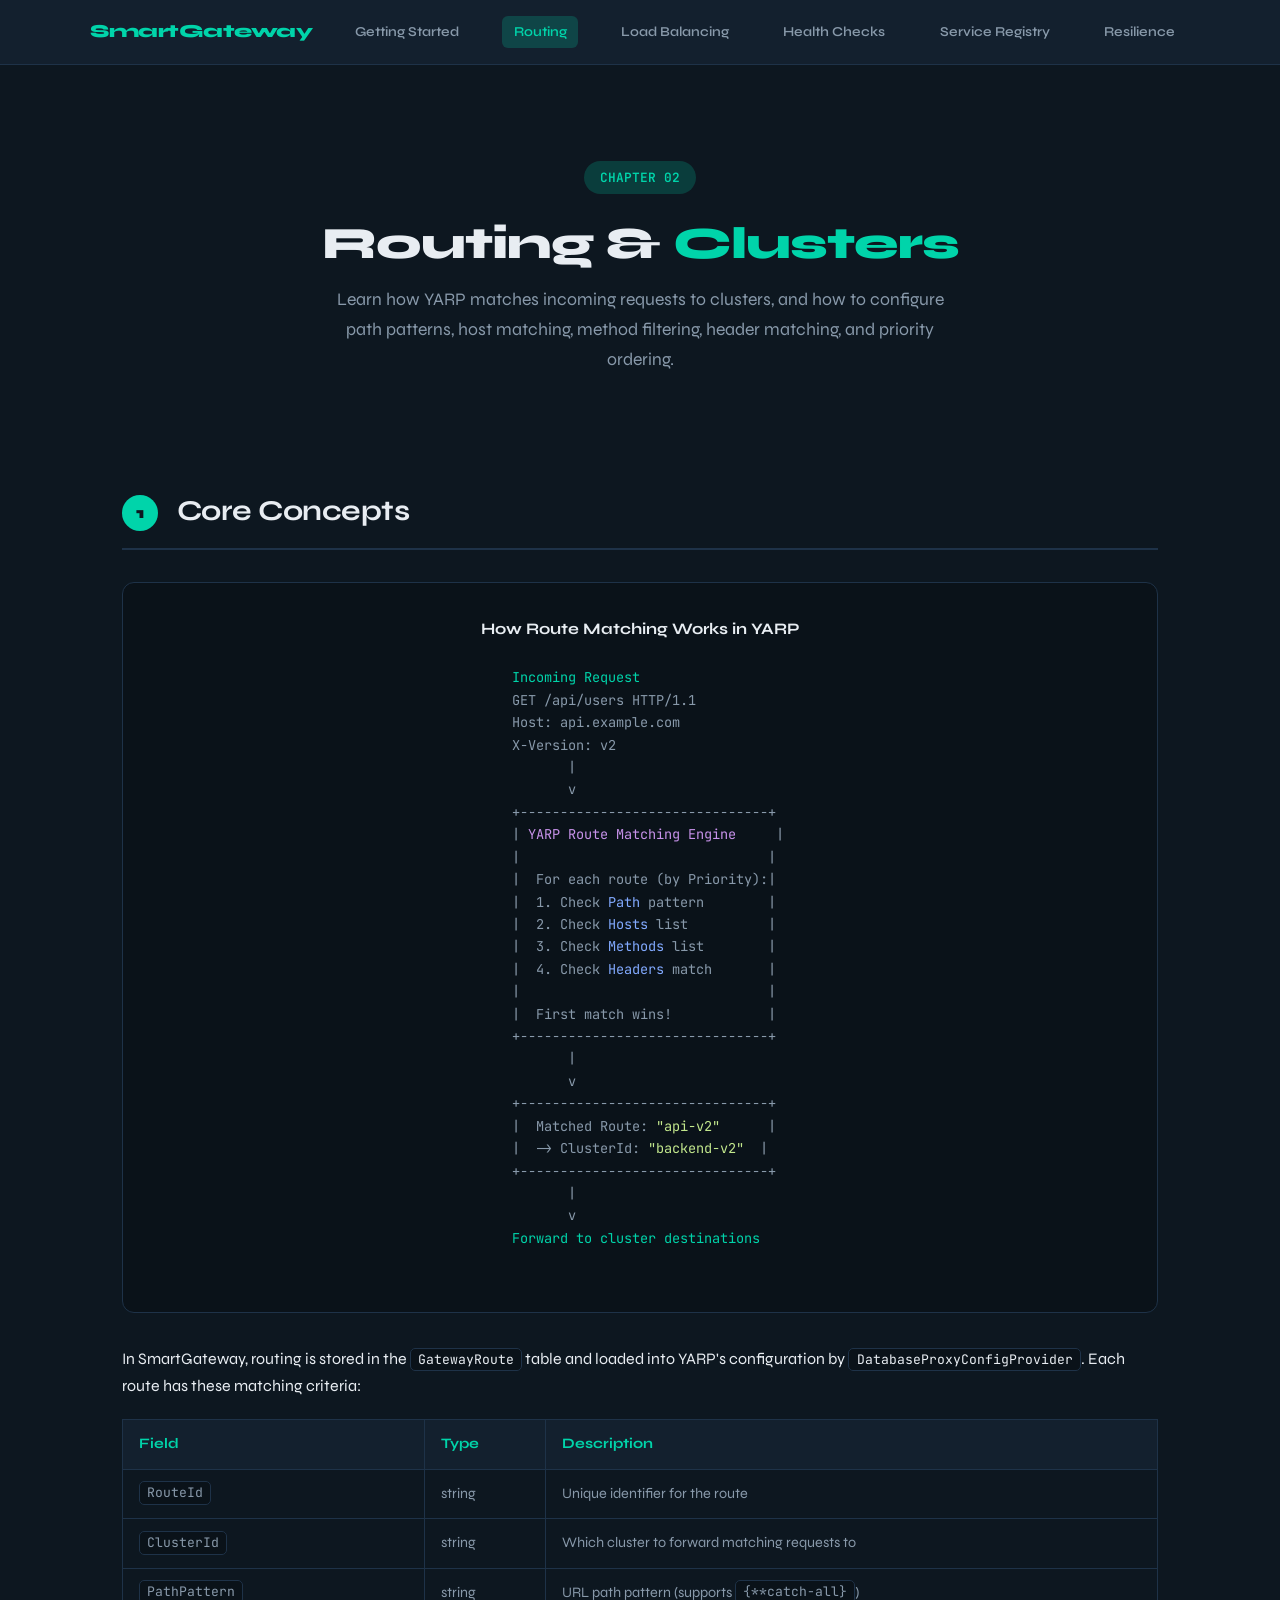
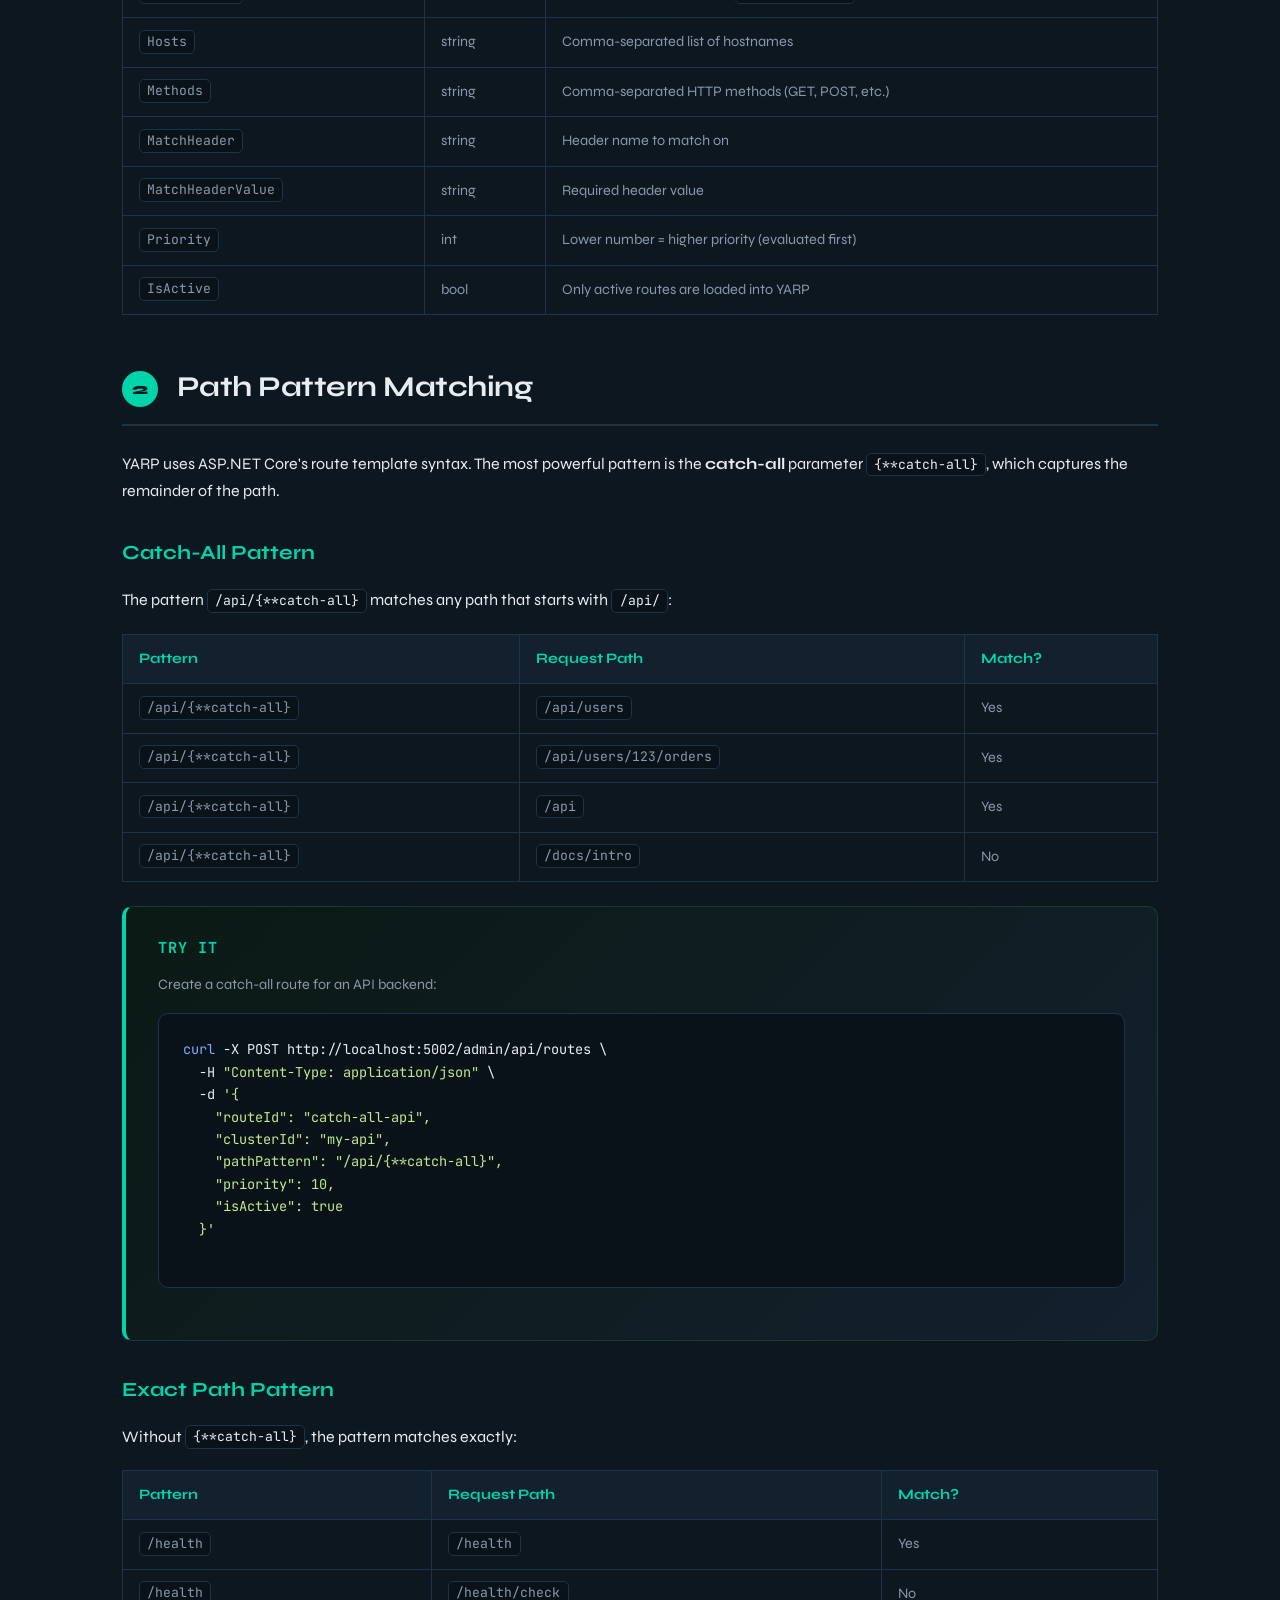
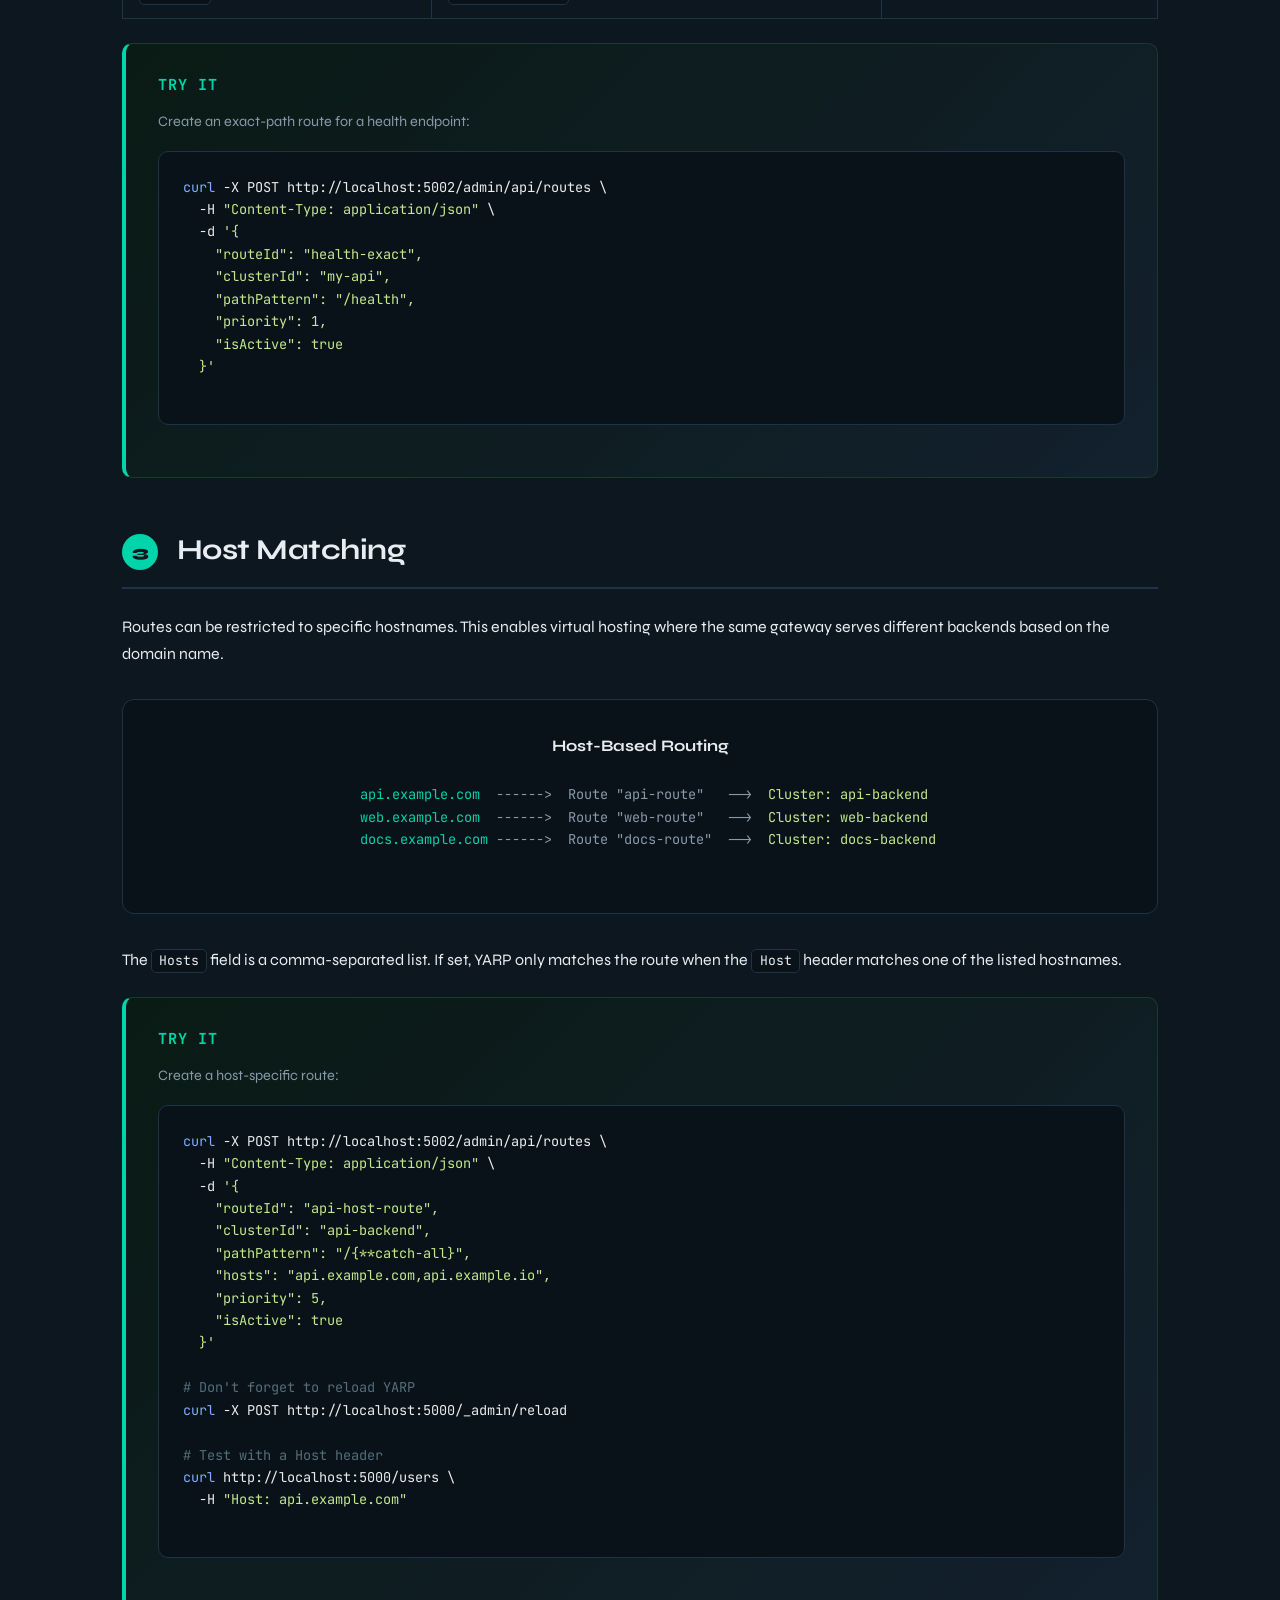
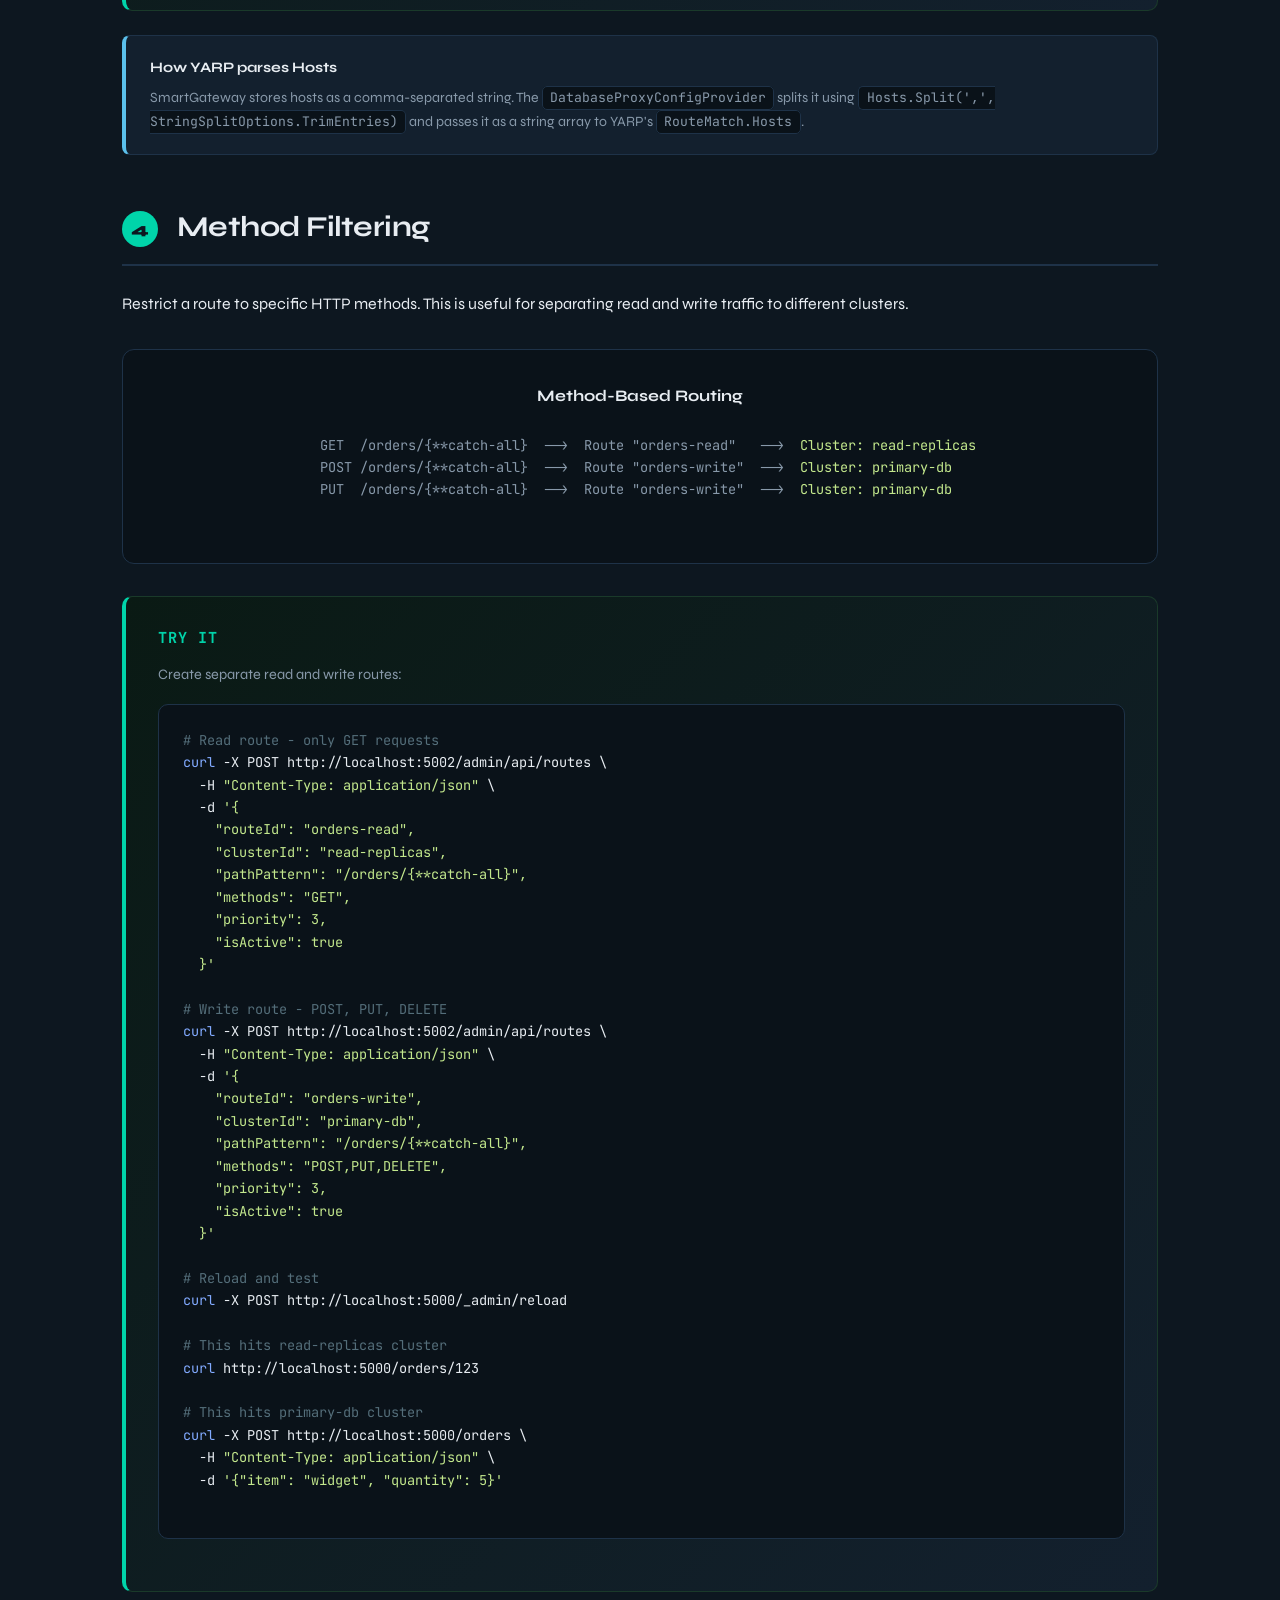
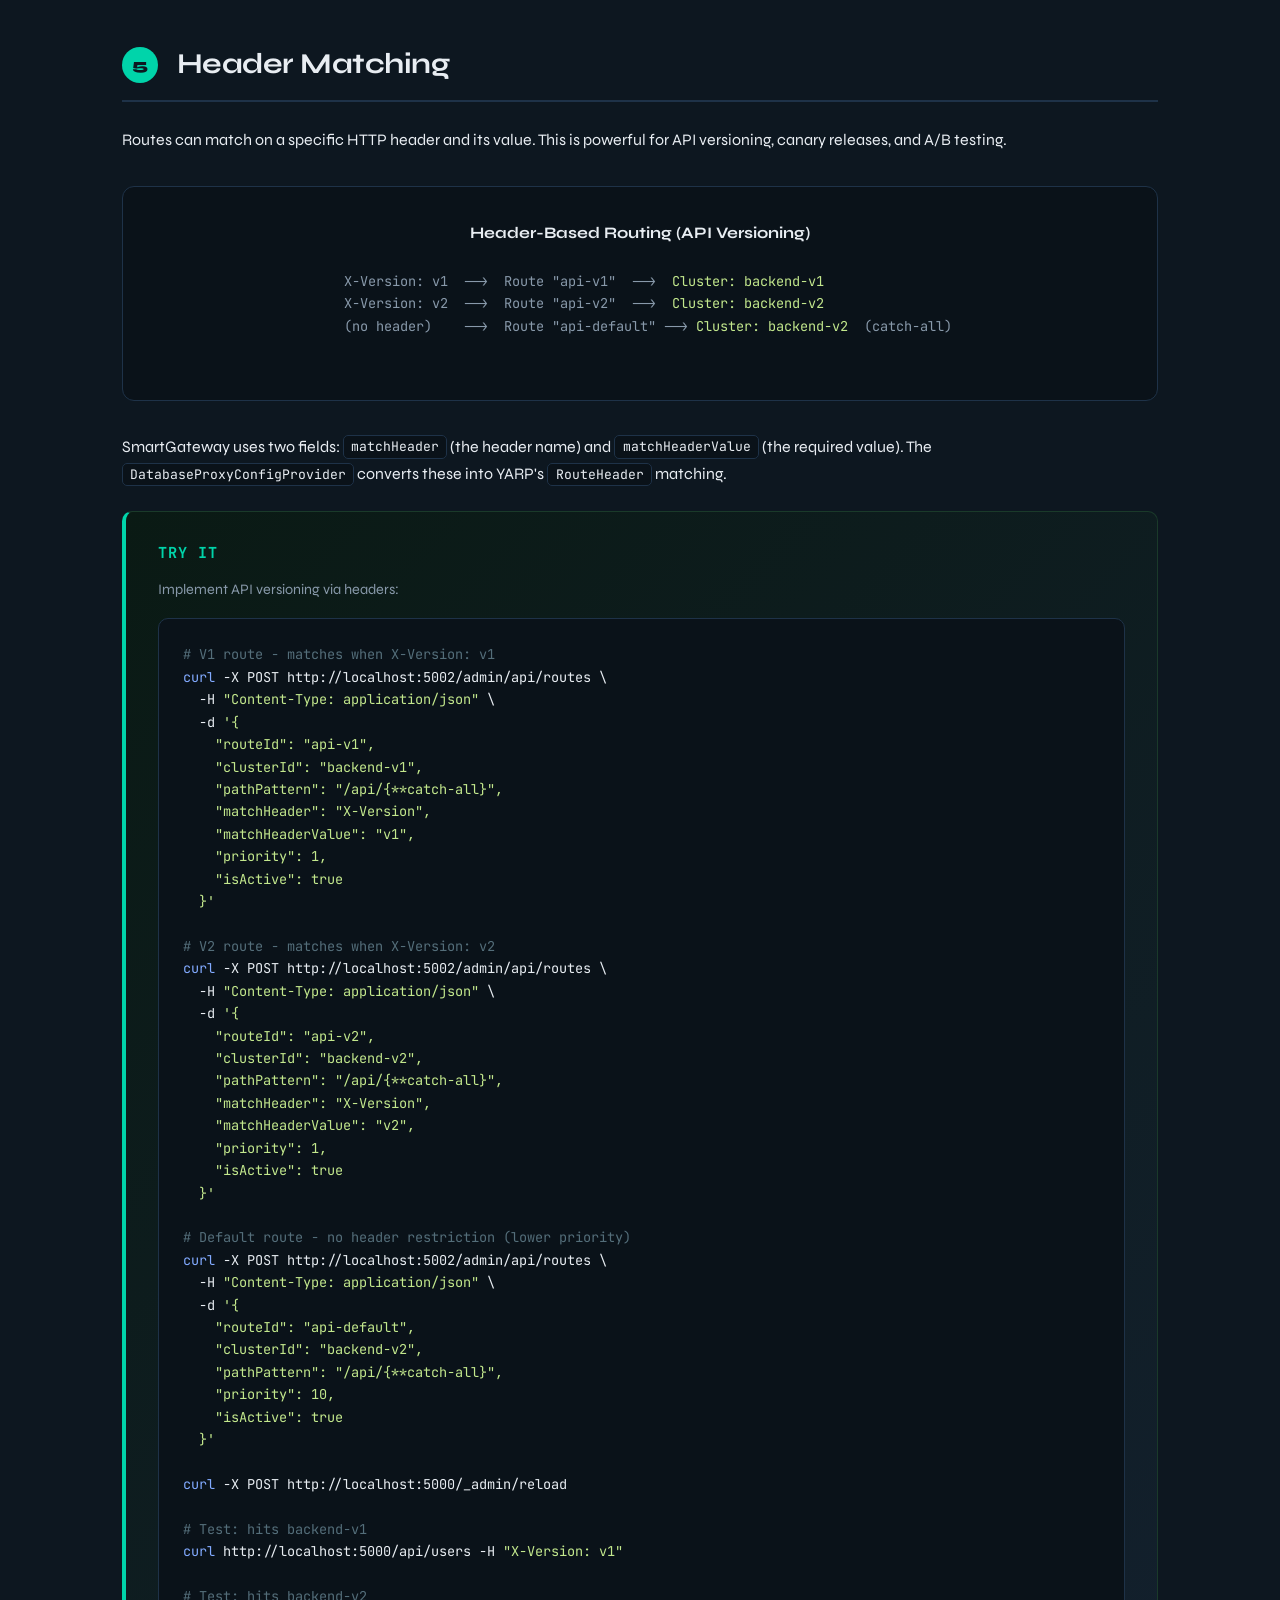
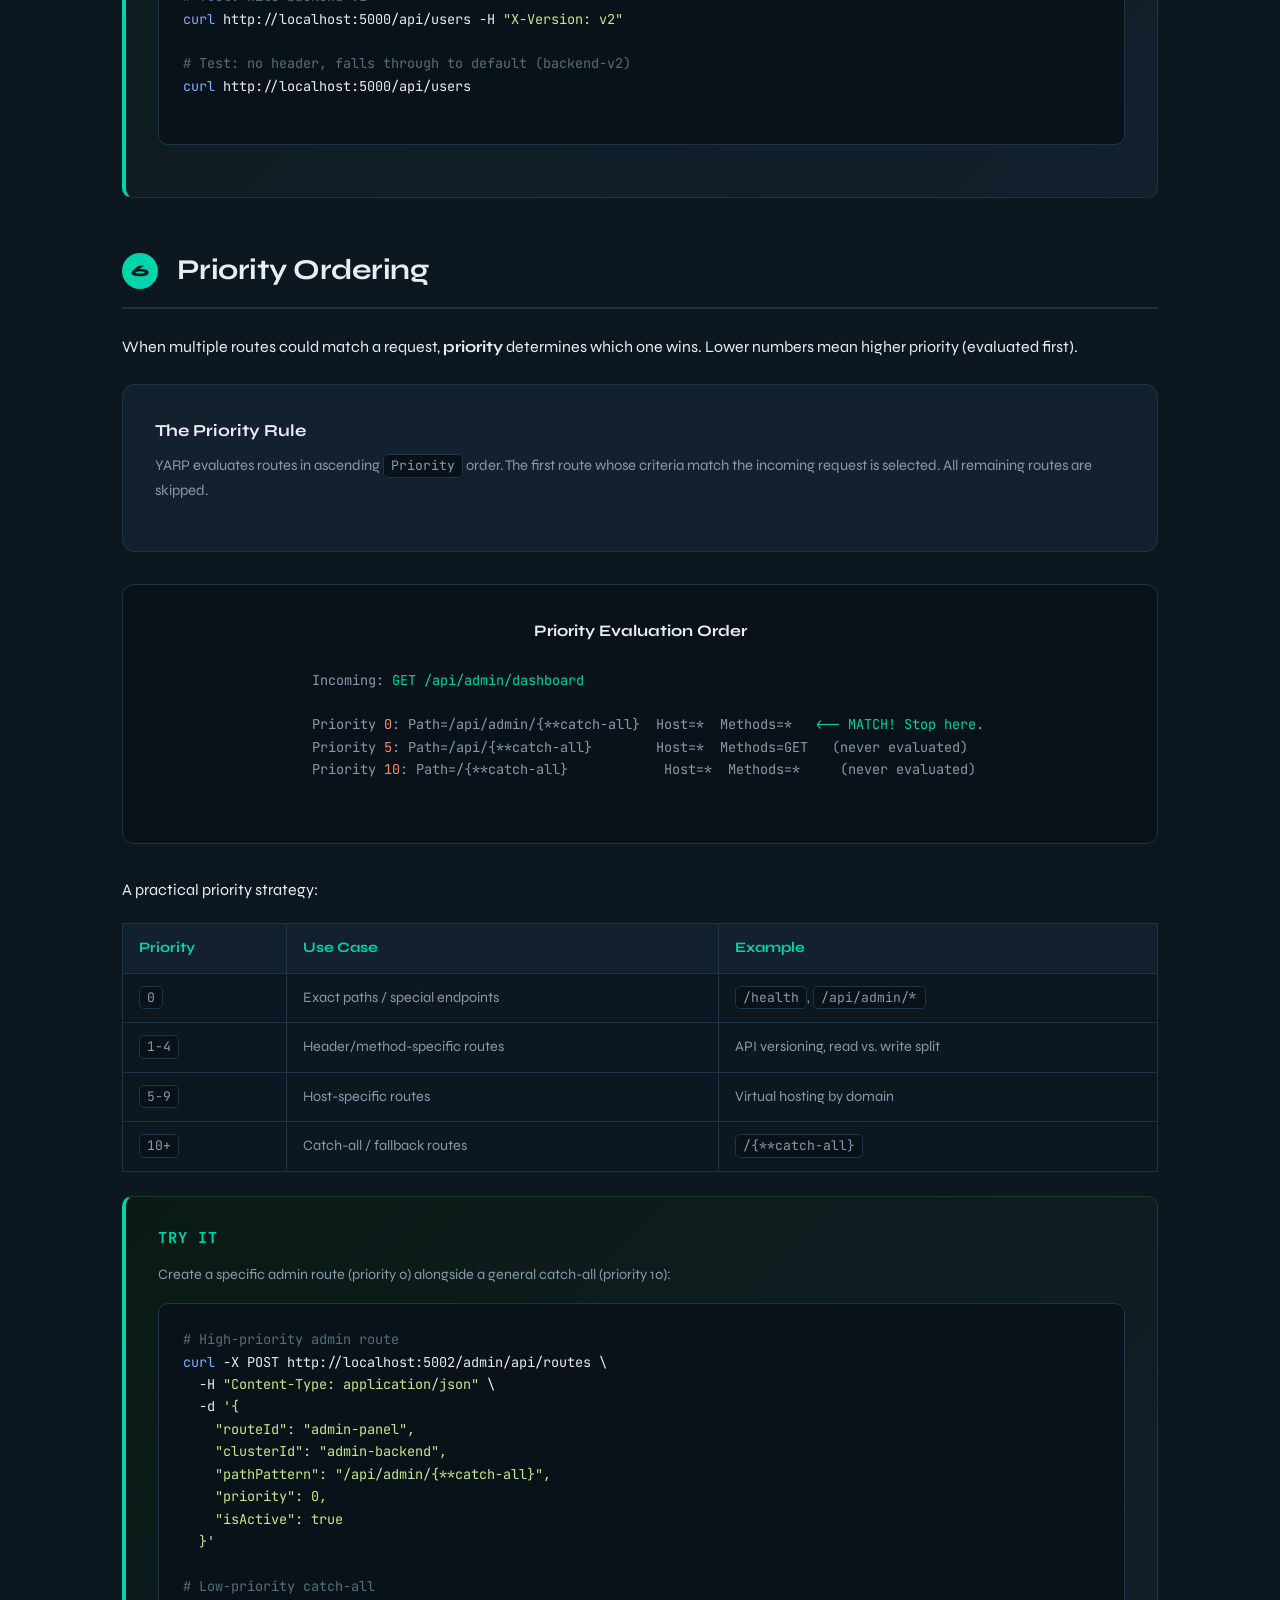
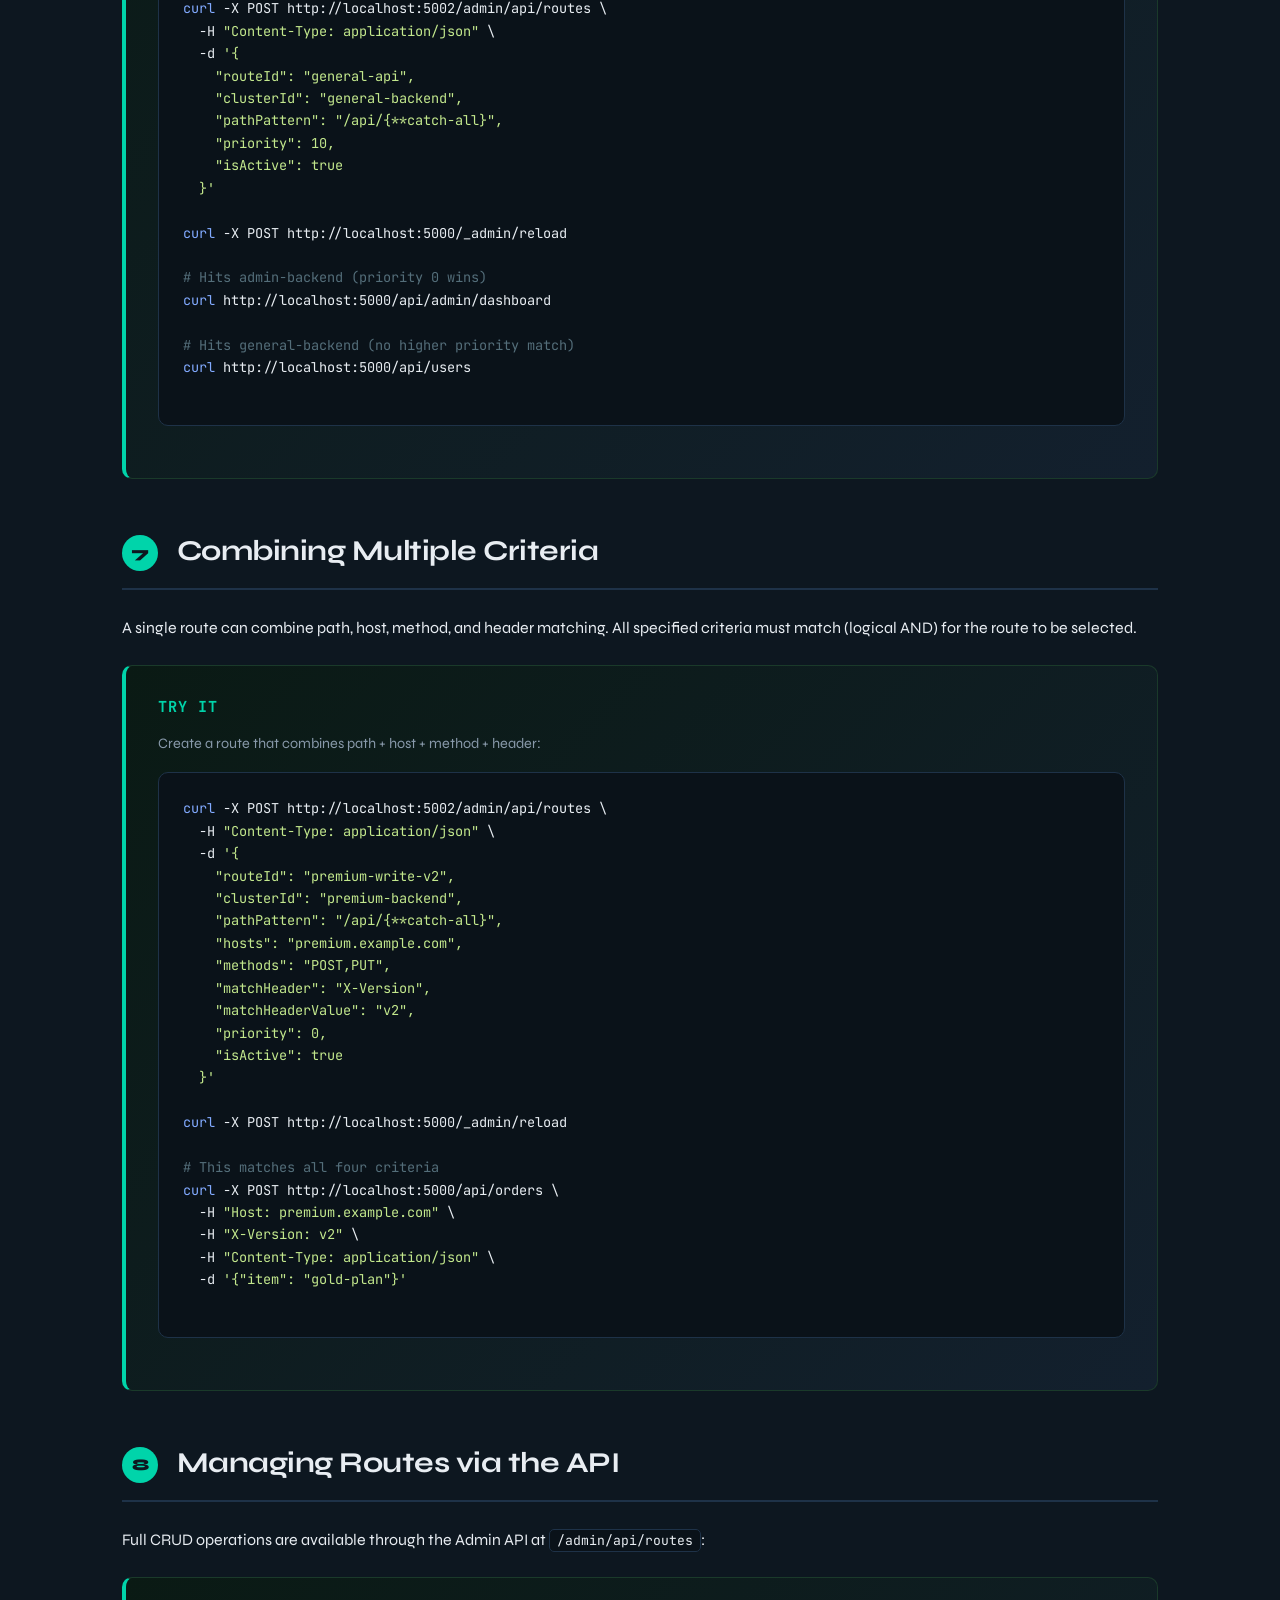
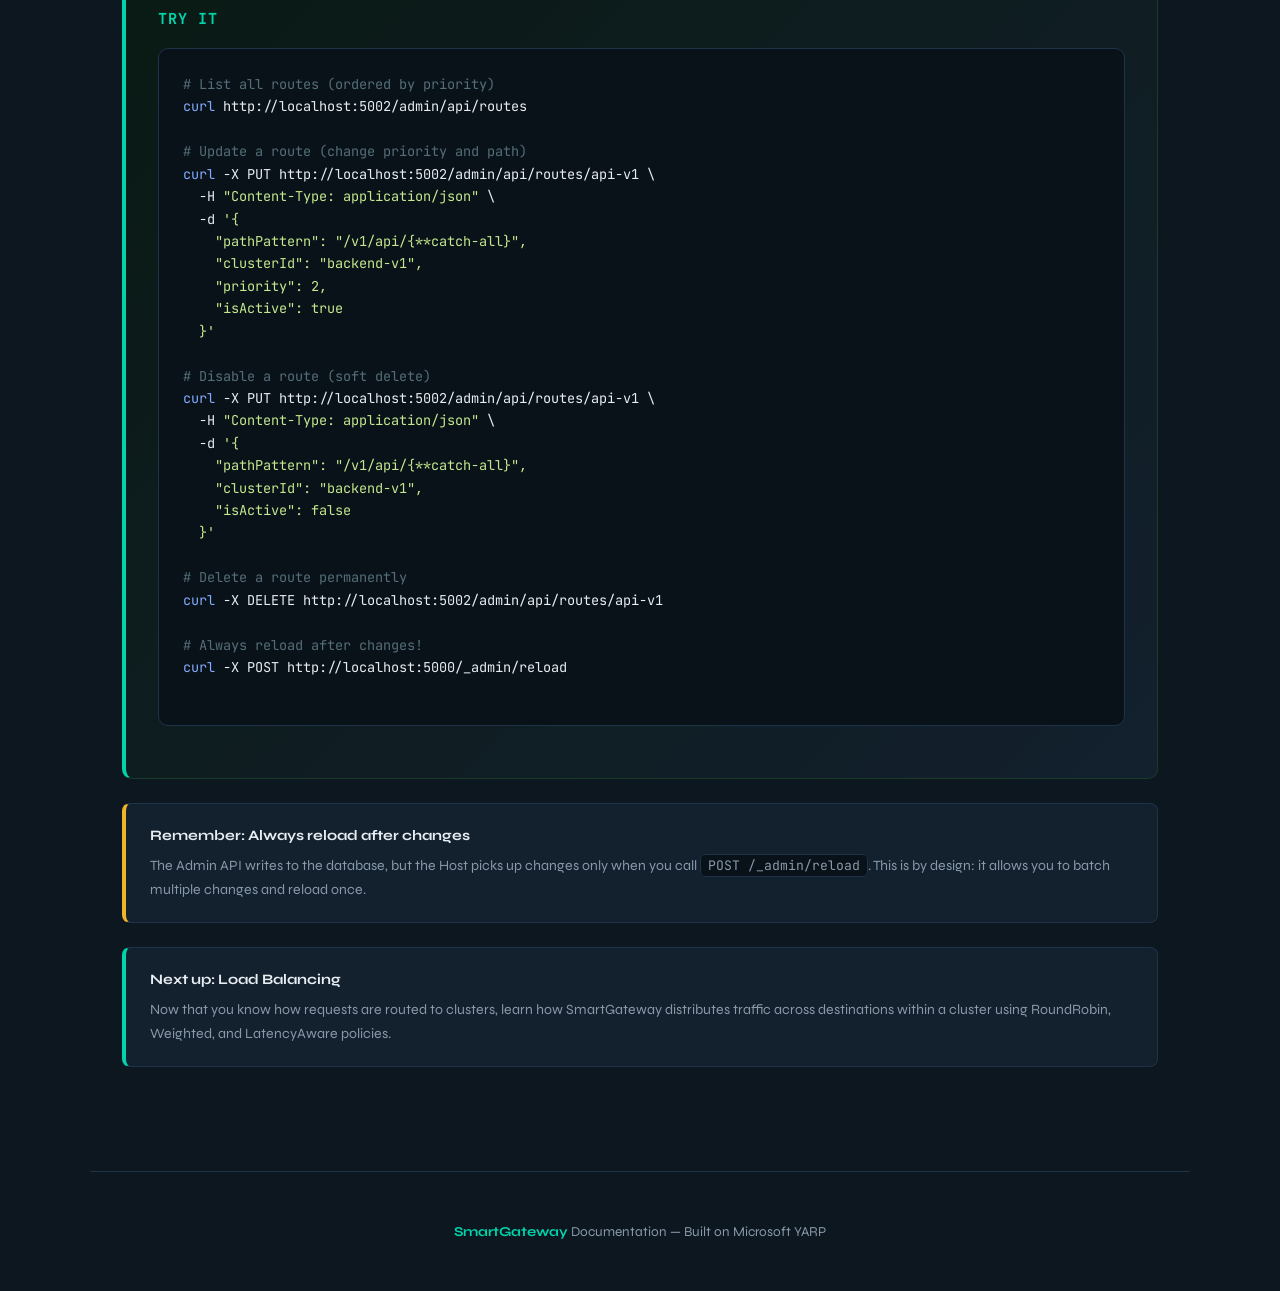
<file: docs/02-routing-clusters.html>
<!DOCTYPE html>
<html lang="en">
<head>
    <meta charset="UTF-8">
    <meta name="viewport" content="width=device-width, initial-scale=1.0">
    <title>Routing &amp; Clusters - SmartGateway Documentation</title>
    <link href="https://fonts.googleapis.com/css2?family=Syne:wght@400;600;700;800&family=JetBrains+Mono:wght@400;500;700&display=swap" rel="stylesheet">
    <style>
        *, *::before, *::after { box-sizing: border-box; margin: 0; padding: 0; }

        :root {
            --bg: #0d1720;
            --card: #13202e;
            --accent: #00d4aa;
            --accent-dim: #00d4aa33;
            --text: #e8edf2;
            --text-muted: #8899aa;
            --border: #1e3248;
            --code-bg: #0a1219;
            --success: #00d4aa;
            --warning: #f0b429;
            --error: #ff6b6b;
        }

        body {
            font-family: 'Syne', sans-serif;
            background: var(--bg);
            color: var(--text);
            line-height: 1.7;
            min-height: 100vh;
        }

        nav {
            background: var(--card);
            border-bottom: 1px solid var(--border);
            padding: 0 2rem;
            position: sticky;
            top: 0;
            z-index: 100;
            backdrop-filter: blur(12px);
        }

        nav .nav-inner {
            max-width: 1100px;
            margin: 0 auto;
            display: flex;
            align-items: center;
            gap: 2rem;
            height: 64px;
            overflow-x: auto;
        }

        nav .logo {
            font-weight: 800;
            font-size: 1.15rem;
            color: var(--accent);
            white-space: nowrap;
            letter-spacing: -0.5px;
        }

        nav a {
            color: var(--text-muted);
            text-decoration: none;
            font-size: 0.85rem;
            font-weight: 600;
            white-space: nowrap;
            padding: 0.3rem 0.7rem;
            border-radius: 6px;
            transition: all 0.2s;
        }

        nav a:hover { color: var(--text); background: var(--accent-dim); }
        nav a.active { color: var(--accent); background: var(--accent-dim); }

        main {
            max-width: 1100px;
            margin: 0 auto;
            padding: 3rem 2rem 5rem;
        }

        .hero {
            text-align: center;
            padding: 3rem 0 4rem;
        }

        .hero .badge {
            display: inline-block;
            background: var(--accent-dim);
            color: var(--accent);
            padding: 0.35rem 1rem;
            border-radius: 999px;
            font-size: 0.8rem;
            font-weight: 600;
            margin-bottom: 1.5rem;
            font-family: 'JetBrains Mono', monospace;
        }

        .hero h1 {
            font-size: 2.8rem;
            font-weight: 800;
            line-height: 1.15;
            margin-bottom: 1rem;
            letter-spacing: -1px;
        }

        .hero h1 span { color: var(--accent); }
        .hero p { color: var(--text-muted); font-size: 1.1rem; max-width: 640px; margin: 0 auto; }

        h2 {
            font-size: 1.8rem;
            font-weight: 700;
            margin: 3rem 0 1.5rem;
            letter-spacing: -0.5px;
            padding-bottom: 0.75rem;
            border-bottom: 2px solid var(--border);
        }

        h2 .step-num {
            display: inline-block;
            background: var(--accent);
            color: var(--bg);
            width: 36px;
            height: 36px;
            line-height: 36px;
            text-align: center;
            border-radius: 50%;
            font-size: 1rem;
            font-weight: 800;
            margin-right: 0.75rem;
            vertical-align: middle;
        }

        h3 {
            font-size: 1.25rem;
            font-weight: 700;
            margin: 2rem 0 1rem;
            color: var(--accent);
        }

        p { margin-bottom: 1rem; }

        .card {
            background: var(--card);
            border: 1px solid var(--border);
            border-radius: 12px;
            padding: 2rem;
            margin: 1.5rem 0;
        }

        .card h4 { font-size: 1.05rem; font-weight: 700; margin-bottom: 0.5rem; }
        .card p { color: var(--text-muted); font-size: 0.92rem; }

        pre {
            background: var(--code-bg);
            border: 1px solid var(--border);
            border-radius: 10px;
            padding: 1.5rem;
            overflow-x: auto;
            margin: 1rem 0 1.5rem;
            font-family: 'JetBrains Mono', monospace;
            font-size: 0.85rem;
            line-height: 1.65;
            position: relative;
        }

        pre .label {
            position: absolute;
            top: 0;
            right: 0;
            background: var(--border);
            color: var(--text-muted);
            padding: 0.2rem 0.75rem;
            border-radius: 0 9px 0 8px;
            font-size: 0.7rem;
            font-weight: 600;
            text-transform: uppercase;
            letter-spacing: 0.5px;
        }

        code { font-family: 'JetBrains Mono', monospace; }

        p code, li code, td code {
            background: var(--code-bg);
            border: 1px solid var(--border);
            padding: 0.15rem 0.45rem;
            border-radius: 5px;
            font-size: 0.82rem;
        }

        .kw { color: #c792ea; }
        .str { color: #c3e88d; }
        .fn { color: #82aaff; }
        .cm { color: #546e7a; }
        .num { color: #f78c6c; }
        .acc { color: #00d4aa; }
        .flag { color: #f0b429; }

        .try-it {
            background: linear-gradient(135deg, #0a1a14, #13202e);
            border: 1px solid #1a3a2a;
            border-left: 4px solid var(--accent);
            border-radius: 10px;
            padding: 1.75rem 2rem;
            margin: 1.5rem 0;
        }

        .try-it h4 {
            color: var(--accent);
            font-size: 0.95rem;
            font-weight: 700;
            margin-bottom: 0.75rem;
            text-transform: uppercase;
            letter-spacing: 1px;
            font-family: 'JetBrains Mono', monospace;
        }

        .try-it p { color: var(--text-muted); font-size: 0.9rem; margin-bottom: 1rem; }

        .diagram {
            background: var(--code-bg);
            border: 1px solid var(--border);
            border-radius: 12px;
            padding: 2rem;
            margin: 2rem 0;
            overflow-x: auto;
            text-align: center;
        }

        .diagram pre {
            background: none;
            border: none;
            padding: 0;
            margin: 0;
            display: inline-block;
            text-align: left;
            color: var(--text-muted);
        }

        .diagram .title {
            display: block;
            font-family: 'Syne', sans-serif;
            font-weight: 700;
            font-size: 1rem;
            color: var(--text);
            margin-bottom: 1.5rem;
            text-align: center;
        }

        ul, ol { margin: 0.75rem 0 1.25rem 1.5rem; }
        li { margin-bottom: 0.5rem; color: var(--text-muted); }
        li strong { color: var(--text); }

        table { width: 100%; border-collapse: collapse; margin: 1.25rem 0; font-size: 0.9rem; }
        th, td { border: 1px solid var(--border); padding: 0.75rem 1rem; text-align: left; }
        th { background: var(--card); font-weight: 700; color: var(--accent); }
        td { color: var(--text-muted); }

        .callout {
            background: var(--card);
            border: 1px solid var(--border);
            border-left: 4px solid var(--warning);
            border-radius: 8px;
            padding: 1.25rem 1.5rem;
            margin: 1.5rem 0;
        }

        .callout.info { border-left-color: #5bc0eb; }
        .callout.success { border-left-color: var(--accent); }

        .callout strong { display: block; margin-bottom: 0.35rem; font-size: 0.9rem; }
        .callout p { font-size: 0.88rem; color: var(--text-muted); margin: 0; }

        footer {
            max-width: 1100px;
            margin: 0 auto;
            padding: 3rem 2rem;
            text-align: center;
            border-top: 1px solid var(--border);
            color: var(--text-muted);
            font-size: 0.85rem;
        }

        footer span { color: var(--accent); font-weight: 700; }

        @media (max-width: 768px) {
            .hero h1 { font-size: 2rem; }
            main { padding: 2rem 1rem; }
            nav .nav-inner { gap: 0.75rem; }
            nav a { font-size: 0.75rem; padding: 0.2rem 0.5rem; }
        }
    </style>
</head>
<body>

<nav>
    <div class="nav-inner">
        <span class="logo">SmartGateway</span>
        <a href="01-getting-started.html">Getting Started</a>
        <a href="02-routing-clusters.html" class="active">Routing</a>
        <a href="03-load-balancing.html">Load Balancing</a>
        <a href="04-health-checks.html">Health Checks</a>
        <a href="05-service-registry.html">Service Registry</a>
        <a href="06-resilience.html">Resilience</a>
    </div>
</nav>

<main>

<div class="hero">
    <span class="badge">CHAPTER 02</span>
    <h1>Routing &amp; <span>Clusters</span></h1>
    <p>Learn how YARP matches incoming requests to clusters, and how to configure path patterns, host matching, method filtering, header matching, and priority ordering.</p>
</div>

<!-- Concepts -->
<h2><span class="step-num">1</span> Core Concepts</h2>

<div class="diagram">
    <span class="title">How Route Matching Works in YARP</span>
    <pre>
  <span class="acc">Incoming Request</span>
  GET /api/users HTTP/1.1
  Host: api.example.com
  X-Version: v2
         |
         v
  +-------------------------------+
  | <span class="kw">YARP Route Matching Engine</span>     |
  |                               |
  |  For each route (by Priority):|
  |  1. Check <span class="fn">Path</span> pattern        |
  |  2. Check <span class="fn">Hosts</span> list          |
  |  3. Check <span class="fn">Methods</span> list        |
  |  4. Check <span class="fn">Headers</span> match       |
  |                               |
  |  First match wins!            |
  +-------------------------------+
         |
         v
  +-------------------------------+
  |  Matched Route: <span class="str">"api-v2"</span>      |
  |  -> ClusterId: <span class="str">"backend-v2"</span>  |
  +-------------------------------+
         |
         v
  <span class="acc">Forward to cluster destinations</span>
    </pre>
</div>

<p>In SmartGateway, routing is stored in the <code>GatewayRoute</code> table and loaded into YARP's configuration by <code>DatabaseProxyConfigProvider</code>. Each route has these matching criteria:</p>

<table>
    <tr><th>Field</th><th>Type</th><th>Description</th></tr>
    <tr><td><code>RouteId</code></td><td>string</td><td>Unique identifier for the route</td></tr>
    <tr><td><code>ClusterId</code></td><td>string</td><td>Which cluster to forward matching requests to</td></tr>
    <tr><td><code>PathPattern</code></td><td>string</td><td>URL path pattern (supports <code>{**catch-all}</code>)</td></tr>
    <tr><td><code>Hosts</code></td><td>string</td><td>Comma-separated list of hostnames</td></tr>
    <tr><td><code>Methods</code></td><td>string</td><td>Comma-separated HTTP methods (GET, POST, etc.)</td></tr>
    <tr><td><code>MatchHeader</code></td><td>string</td><td>Header name to match on</td></tr>
    <tr><td><code>MatchHeaderValue</code></td><td>string</td><td>Required header value</td></tr>
    <tr><td><code>Priority</code></td><td>int</td><td>Lower number = higher priority (evaluated first)</td></tr>
    <tr><td><code>IsActive</code></td><td>bool</td><td>Only active routes are loaded into YARP</td></tr>
</table>

<!-- Path Pattern Matching -->
<h2><span class="step-num">2</span> Path Pattern Matching</h2>

<p>YARP uses ASP.NET Core's route template syntax. The most powerful pattern is the <strong>catch-all</strong> parameter <code>{**catch-all}</code>, which captures the remainder of the path.</p>

<h3>Catch-All Pattern</h3>
<p>The pattern <code>/api/{**catch-all}</code> matches any path that starts with <code>/api/</code>:</p>

<table>
    <tr><th>Pattern</th><th>Request Path</th><th>Match?</th></tr>
    <tr><td><code>/api/{**catch-all}</code></td><td><code>/api/users</code></td><td>Yes</td></tr>
    <tr><td><code>/api/{**catch-all}</code></td><td><code>/api/users/123/orders</code></td><td>Yes</td></tr>
    <tr><td><code>/api/{**catch-all}</code></td><td><code>/api</code></td><td>Yes</td></tr>
    <tr><td><code>/api/{**catch-all}</code></td><td><code>/docs/intro</code></td><td>No</td></tr>
</table>

<div class="try-it">
    <h4>Try it</h4>
    <p>Create a catch-all route for an API backend:</p>
    <pre>
<span class="fn">curl</span> -X POST http://localhost:5002/admin/api/routes \
  -H <span class="str">"Content-Type: application/json"</span> \
  -d <span class="str">'{
    "routeId": "catch-all-api",
    "clusterId": "my-api",
    "pathPattern": "/api/{**catch-all}",
    "priority": 10,
    "isActive": true
  }'</span>
    </pre>
</div>

<h3>Exact Path Pattern</h3>
<p>Without <code>{**catch-all}</code>, the pattern matches exactly:</p>

<table>
    <tr><th>Pattern</th><th>Request Path</th><th>Match?</th></tr>
    <tr><td><code>/health</code></td><td><code>/health</code></td><td>Yes</td></tr>
    <tr><td><code>/health</code></td><td><code>/health/check</code></td><td>No</td></tr>
</table>

<div class="try-it">
    <h4>Try it</h4>
    <p>Create an exact-path route for a health endpoint:</p>
    <pre>
<span class="fn">curl</span> -X POST http://localhost:5002/admin/api/routes \
  -H <span class="str">"Content-Type: application/json"</span> \
  -d <span class="str">'{
    "routeId": "health-exact",
    "clusterId": "my-api",
    "pathPattern": "/health",
    "priority": 1,
    "isActive": true
  }'</span>
    </pre>
</div>

<!-- Host Matching -->
<h2><span class="step-num">3</span> Host Matching</h2>

<p>Routes can be restricted to specific hostnames. This enables virtual hosting where the same gateway serves different backends based on the domain name.</p>

<div class="diagram">
    <span class="title">Host-Based Routing</span>
    <pre>
  <span class="acc">api.example.com</span>  ------>  Route "api-route"   -->  <span class="str">Cluster: api-backend</span>
  <span class="acc">web.example.com</span>  ------>  Route "web-route"   -->  <span class="str">Cluster: web-backend</span>
  <span class="acc">docs.example.com</span> ------>  Route "docs-route"  -->  <span class="str">Cluster: docs-backend</span>
    </pre>
</div>

<p>The <code>Hosts</code> field is a comma-separated list. If set, YARP only matches the route when the <code>Host</code> header matches one of the listed hostnames.</p>

<div class="try-it">
    <h4>Try it</h4>
    <p>Create a host-specific route:</p>
    <pre>
<span class="fn">curl</span> -X POST http://localhost:5002/admin/api/routes \
  -H <span class="str">"Content-Type: application/json"</span> \
  -d <span class="str">'{
    "routeId": "api-host-route",
    "clusterId": "api-backend",
    "pathPattern": "/{**catch-all}",
    "hosts": "api.example.com,api.example.io",
    "priority": 5,
    "isActive": true
  }'</span>

<span class="cm"># Don't forget to reload YARP</span>
<span class="fn">curl</span> -X POST http://localhost:5000/_admin/reload

<span class="cm"># Test with a Host header</span>
<span class="fn">curl</span> http://localhost:5000/users \
  -H <span class="str">"Host: api.example.com"</span>
    </pre>
</div>

<div class="callout info">
    <strong>How YARP parses Hosts</strong>
    <p>SmartGateway stores hosts as a comma-separated string. The <code>DatabaseProxyConfigProvider</code> splits it using <code>Hosts.Split(',', StringSplitOptions.TrimEntries)</code> and passes it as a string array to YARP's <code>RouteMatch.Hosts</code>.</p>
</div>

<!-- Method Filtering -->
<h2><span class="step-num">4</span> Method Filtering</h2>

<p>Restrict a route to specific HTTP methods. This is useful for separating read and write traffic to different clusters.</p>

<div class="diagram">
    <span class="title">Method-Based Routing</span>
    <pre>
  GET  /orders/{**catch-all}  -->  Route "orders-read"   -->  <span class="str">Cluster: read-replicas</span>
  POST /orders/{**catch-all}  -->  Route "orders-write"  -->  <span class="str">Cluster: primary-db</span>
  PUT  /orders/{**catch-all}  -->  Route "orders-write"  -->  <span class="str">Cluster: primary-db</span>
    </pre>
</div>

<div class="try-it">
    <h4>Try it</h4>
    <p>Create separate read and write routes:</p>
    <pre>
<span class="cm"># Read route - only GET requests</span>
<span class="fn">curl</span> -X POST http://localhost:5002/admin/api/routes \
  -H <span class="str">"Content-Type: application/json"</span> \
  -d <span class="str">'{
    "routeId": "orders-read",
    "clusterId": "read-replicas",
    "pathPattern": "/orders/{**catch-all}",
    "methods": "GET",
    "priority": 3,
    "isActive": true
  }'</span>

<span class="cm"># Write route - POST, PUT, DELETE</span>
<span class="fn">curl</span> -X POST http://localhost:5002/admin/api/routes \
  -H <span class="str">"Content-Type: application/json"</span> \
  -d <span class="str">'{
    "routeId": "orders-write",
    "clusterId": "primary-db",
    "pathPattern": "/orders/{**catch-all}",
    "methods": "POST,PUT,DELETE",
    "priority": 3,
    "isActive": true
  }'</span>

<span class="cm"># Reload and test</span>
<span class="fn">curl</span> -X POST http://localhost:5000/_admin/reload

<span class="cm"># This hits read-replicas cluster</span>
<span class="fn">curl</span> http://localhost:5000/orders/123

<span class="cm"># This hits primary-db cluster</span>
<span class="fn">curl</span> -X POST http://localhost:5000/orders \
  -H <span class="str">"Content-Type: application/json"</span> \
  -d <span class="str">'{"item": "widget", "quantity": 5}'</span>
    </pre>
</div>

<!-- Header Matching -->
<h2><span class="step-num">5</span> Header Matching</h2>

<p>Routes can match on a specific HTTP header and its value. This is powerful for API versioning, canary releases, and A/B testing.</p>

<div class="diagram">
    <span class="title">Header-Based Routing (API Versioning)</span>
    <pre>
  X-Version: v1  -->  Route "api-v1"  -->  <span class="str">Cluster: backend-v1</span>
  X-Version: v2  -->  Route "api-v2"  -->  <span class="str">Cluster: backend-v2</span>
  (no header)    -->  Route "api-default" --> <span class="str">Cluster: backend-v2</span>  (catch-all)
    </pre>
</div>

<p>SmartGateway uses two fields: <code>matchHeader</code> (the header name) and <code>matchHeaderValue</code> (the required value). The <code>DatabaseProxyConfigProvider</code> converts these into YARP's <code>RouteHeader</code> matching.</p>

<div class="try-it">
    <h4>Try it</h4>
    <p>Implement API versioning via headers:</p>
    <pre>
<span class="cm"># V1 route - matches when X-Version: v1</span>
<span class="fn">curl</span> -X POST http://localhost:5002/admin/api/routes \
  -H <span class="str">"Content-Type: application/json"</span> \
  -d <span class="str">'{
    "routeId": "api-v1",
    "clusterId": "backend-v1",
    "pathPattern": "/api/{**catch-all}",
    "matchHeader": "X-Version",
    "matchHeaderValue": "v1",
    "priority": 1,
    "isActive": true
  }'</span>

<span class="cm"># V2 route - matches when X-Version: v2</span>
<span class="fn">curl</span> -X POST http://localhost:5002/admin/api/routes \
  -H <span class="str">"Content-Type: application/json"</span> \
  -d <span class="str">'{
    "routeId": "api-v2",
    "clusterId": "backend-v2",
    "pathPattern": "/api/{**catch-all}",
    "matchHeader": "X-Version",
    "matchHeaderValue": "v2",
    "priority": 1,
    "isActive": true
  }'</span>

<span class="cm"># Default route - no header restriction (lower priority)</span>
<span class="fn">curl</span> -X POST http://localhost:5002/admin/api/routes \
  -H <span class="str">"Content-Type: application/json"</span> \
  -d <span class="str">'{
    "routeId": "api-default",
    "clusterId": "backend-v2",
    "pathPattern": "/api/{**catch-all}",
    "priority": 10,
    "isActive": true
  }'</span>

<span class="fn">curl</span> -X POST http://localhost:5000/_admin/reload

<span class="cm"># Test: hits backend-v1</span>
<span class="fn">curl</span> http://localhost:5000/api/users -H <span class="str">"X-Version: v1"</span>

<span class="cm"># Test: hits backend-v2</span>
<span class="fn">curl</span> http://localhost:5000/api/users -H <span class="str">"X-Version: v2"</span>

<span class="cm"># Test: no header, falls through to default (backend-v2)</span>
<span class="fn">curl</span> http://localhost:5000/api/users
    </pre>
</div>

<!-- Priority Ordering -->
<h2><span class="step-num">6</span> Priority Ordering</h2>

<p>When multiple routes could match a request, <strong>priority</strong> determines which one wins. Lower numbers mean higher priority (evaluated first).</p>

<div class="card">
    <h4>The Priority Rule</h4>
    <p>YARP evaluates routes in ascending <code>Priority</code> order. The first route whose criteria match the incoming request is selected. All remaining routes are skipped.</p>
</div>

<div class="diagram">
    <span class="title">Priority Evaluation Order</span>
    <pre>
  Incoming: <span class="acc">GET /api/admin/dashboard</span>

  Priority <span class="num">0</span>: Path=/api/admin/{**catch-all}  Host=*  Methods=*   <span class="acc">&lt;-- MATCH! Stop here.</span>
  Priority <span class="num">5</span>: Path=/api/{**catch-all}        Host=*  Methods=GET   (never evaluated)
  Priority <span class="num">10</span>: Path=/{**catch-all}            Host=*  Methods=*     (never evaluated)
    </pre>
</div>

<p>A practical priority strategy:</p>

<table>
    <tr><th>Priority</th><th>Use Case</th><th>Example</th></tr>
    <tr><td><code>0</code></td><td>Exact paths / special endpoints</td><td><code>/health</code>, <code>/api/admin/*</code></td></tr>
    <tr><td><code>1-4</code></td><td>Header/method-specific routes</td><td>API versioning, read vs. write split</td></tr>
    <tr><td><code>5-9</code></td><td>Host-specific routes</td><td>Virtual hosting by domain</td></tr>
    <tr><td><code>10+</code></td><td>Catch-all / fallback routes</td><td><code>/{**catch-all}</code></td></tr>
</table>

<div class="try-it">
    <h4>Try it</h4>
    <p>Create a specific admin route (priority 0) alongside a general catch-all (priority 10):</p>
    <pre>
<span class="cm"># High-priority admin route</span>
<span class="fn">curl</span> -X POST http://localhost:5002/admin/api/routes \
  -H <span class="str">"Content-Type: application/json"</span> \
  -d <span class="str">'{
    "routeId": "admin-panel",
    "clusterId": "admin-backend",
    "pathPattern": "/api/admin/{**catch-all}",
    "priority": 0,
    "isActive": true
  }'</span>

<span class="cm"># Low-priority catch-all</span>
<span class="fn">curl</span> -X POST http://localhost:5002/admin/api/routes \
  -H <span class="str">"Content-Type: application/json"</span> \
  -d <span class="str">'{
    "routeId": "general-api",
    "clusterId": "general-backend",
    "pathPattern": "/api/{**catch-all}",
    "priority": 10,
    "isActive": true
  }'</span>

<span class="fn">curl</span> -X POST http://localhost:5000/_admin/reload

<span class="cm"># Hits admin-backend (priority 0 wins)</span>
<span class="fn">curl</span> http://localhost:5000/api/admin/dashboard

<span class="cm"># Hits general-backend (no higher priority match)</span>
<span class="fn">curl</span> http://localhost:5000/api/users
    </pre>
</div>

<!-- Combining Criteria -->
<h2><span class="step-num">7</span> Combining Multiple Criteria</h2>

<p>A single route can combine path, host, method, and header matching. All specified criteria must match (logical AND) for the route to be selected.</p>

<div class="try-it">
    <h4>Try it</h4>
    <p>Create a route that combines path + host + method + header:</p>
    <pre>
<span class="fn">curl</span> -X POST http://localhost:5002/admin/api/routes \
  -H <span class="str">"Content-Type: application/json"</span> \
  -d <span class="str">'{
    "routeId": "premium-write-v2",
    "clusterId": "premium-backend",
    "pathPattern": "/api/{**catch-all}",
    "hosts": "premium.example.com",
    "methods": "POST,PUT",
    "matchHeader": "X-Version",
    "matchHeaderValue": "v2",
    "priority": 0,
    "isActive": true
  }'</span>

<span class="fn">curl</span> -X POST http://localhost:5000/_admin/reload

<span class="cm"># This matches all four criteria</span>
<span class="fn">curl</span> -X POST http://localhost:5000/api/orders \
  -H <span class="str">"Host: premium.example.com"</span> \
  -H <span class="str">"X-Version: v2"</span> \
  -H <span class="str">"Content-Type: application/json"</span> \
  -d <span class="str">'{"item": "gold-plan"}'</span>
    </pre>
</div>

<!-- Managing Routes -->
<h2><span class="step-num">8</span> Managing Routes via the API</h2>

<p>Full CRUD operations are available through the Admin API at <code>/admin/api/routes</code>:</p>

<div class="try-it">
    <h4>Try it</h4>
    <pre>
<span class="cm"># List all routes (ordered by priority)</span>
<span class="fn">curl</span> http://localhost:5002/admin/api/routes

<span class="cm"># Update a route (change priority and path)</span>
<span class="fn">curl</span> -X PUT http://localhost:5002/admin/api/routes/api-v1 \
  -H <span class="str">"Content-Type: application/json"</span> \
  -d <span class="str">'{
    "pathPattern": "/v1/api/{**catch-all}",
    "clusterId": "backend-v1",
    "priority": 2,
    "isActive": true
  }'</span>

<span class="cm"># Disable a route (soft delete)</span>
<span class="fn">curl</span> -X PUT http://localhost:5002/admin/api/routes/api-v1 \
  -H <span class="str">"Content-Type: application/json"</span> \
  -d <span class="str">'{
    "pathPattern": "/v1/api/{**catch-all}",
    "clusterId": "backend-v1",
    "isActive": false
  }'</span>

<span class="cm"># Delete a route permanently</span>
<span class="fn">curl</span> -X DELETE http://localhost:5002/admin/api/routes/api-v1

<span class="cm"># Always reload after changes!</span>
<span class="fn">curl</span> -X POST http://localhost:5000/_admin/reload
    </pre>
</div>

<div class="callout">
    <strong>Remember: Always reload after changes</strong>
    <p>The Admin API writes to the database, but the Host picks up changes only when you call <code>POST /_admin/reload</code>. This is by design: it allows you to batch multiple changes and reload once.</p>
</div>

<div class="callout success">
    <strong>Next up: Load Balancing</strong>
    <p>Now that you know how requests are routed to clusters, learn how SmartGateway distributes traffic across destinations within a cluster using RoundRobin, Weighted, and LatencyAware policies.</p>
</div>

</main>

<footer>
    <span>SmartGateway</span> Documentation &mdash; Built on Microsoft YARP
</footer>

</body>
</html>
</file>
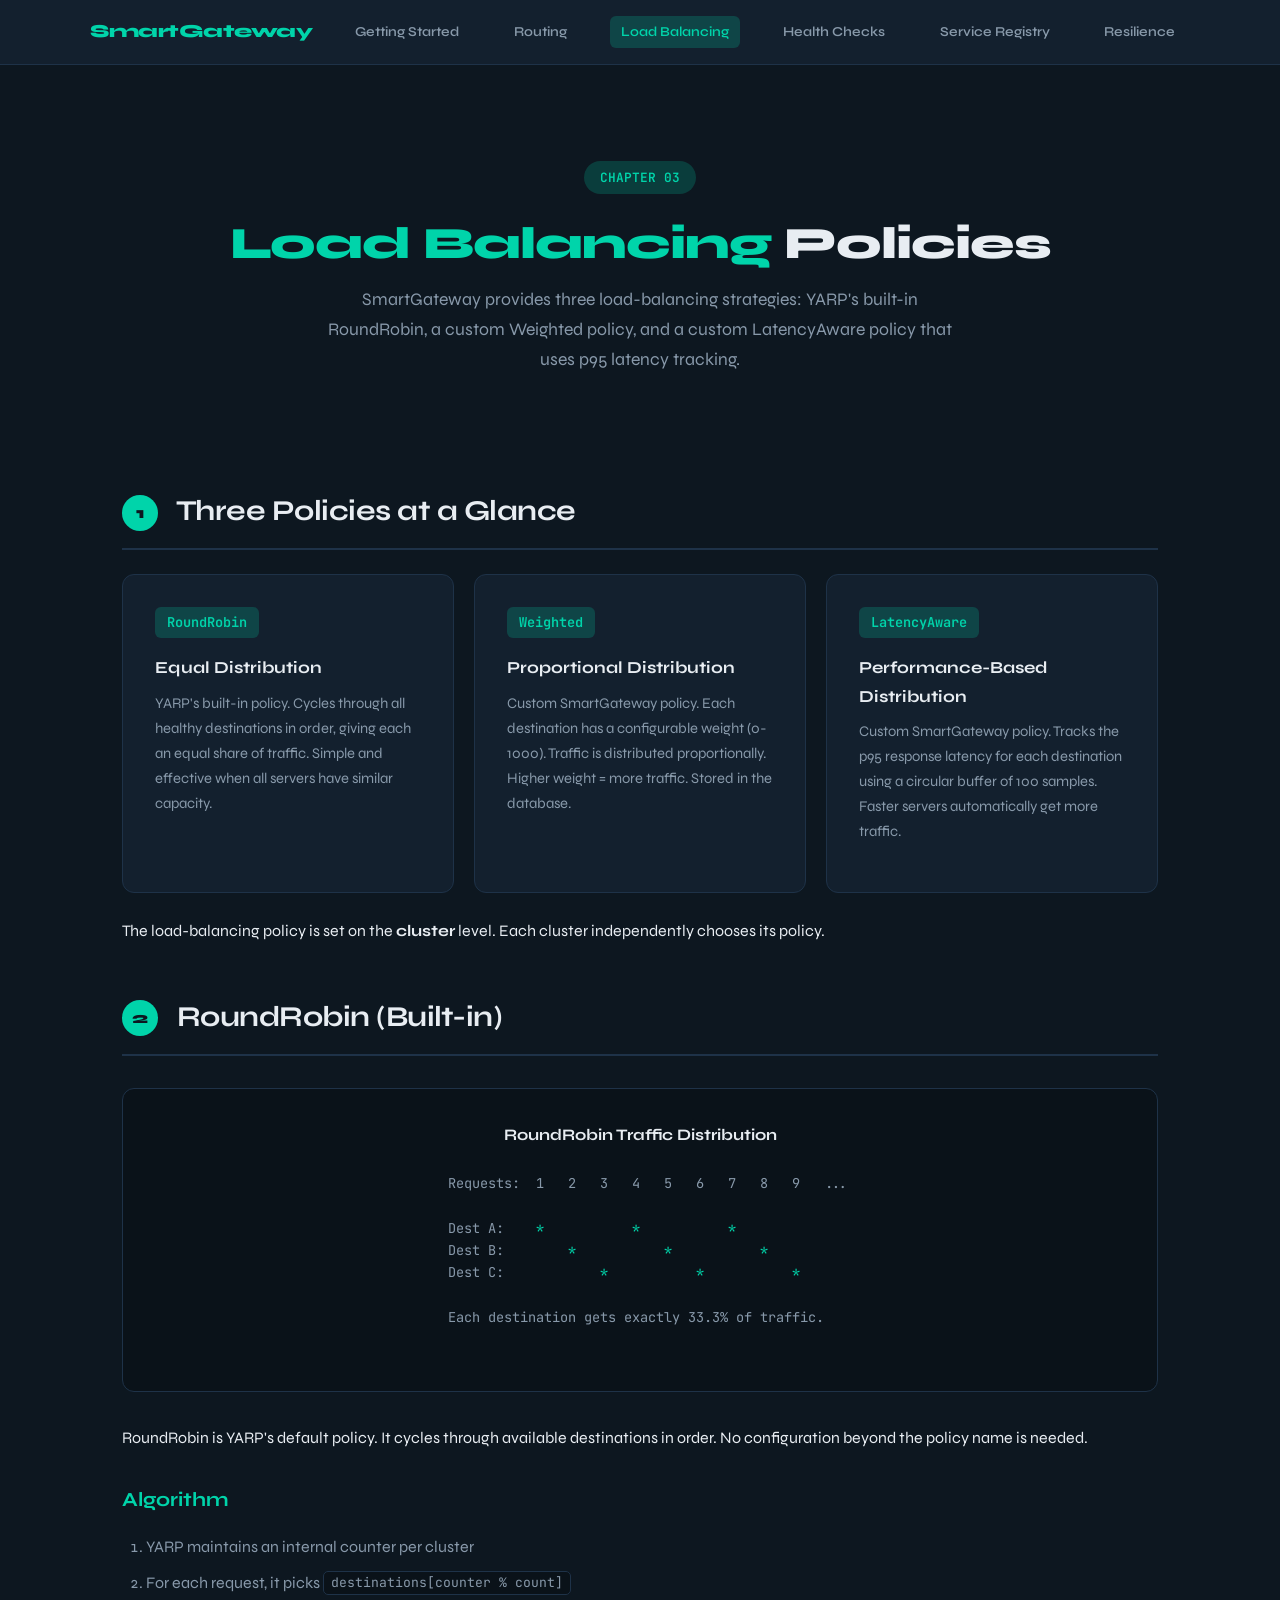
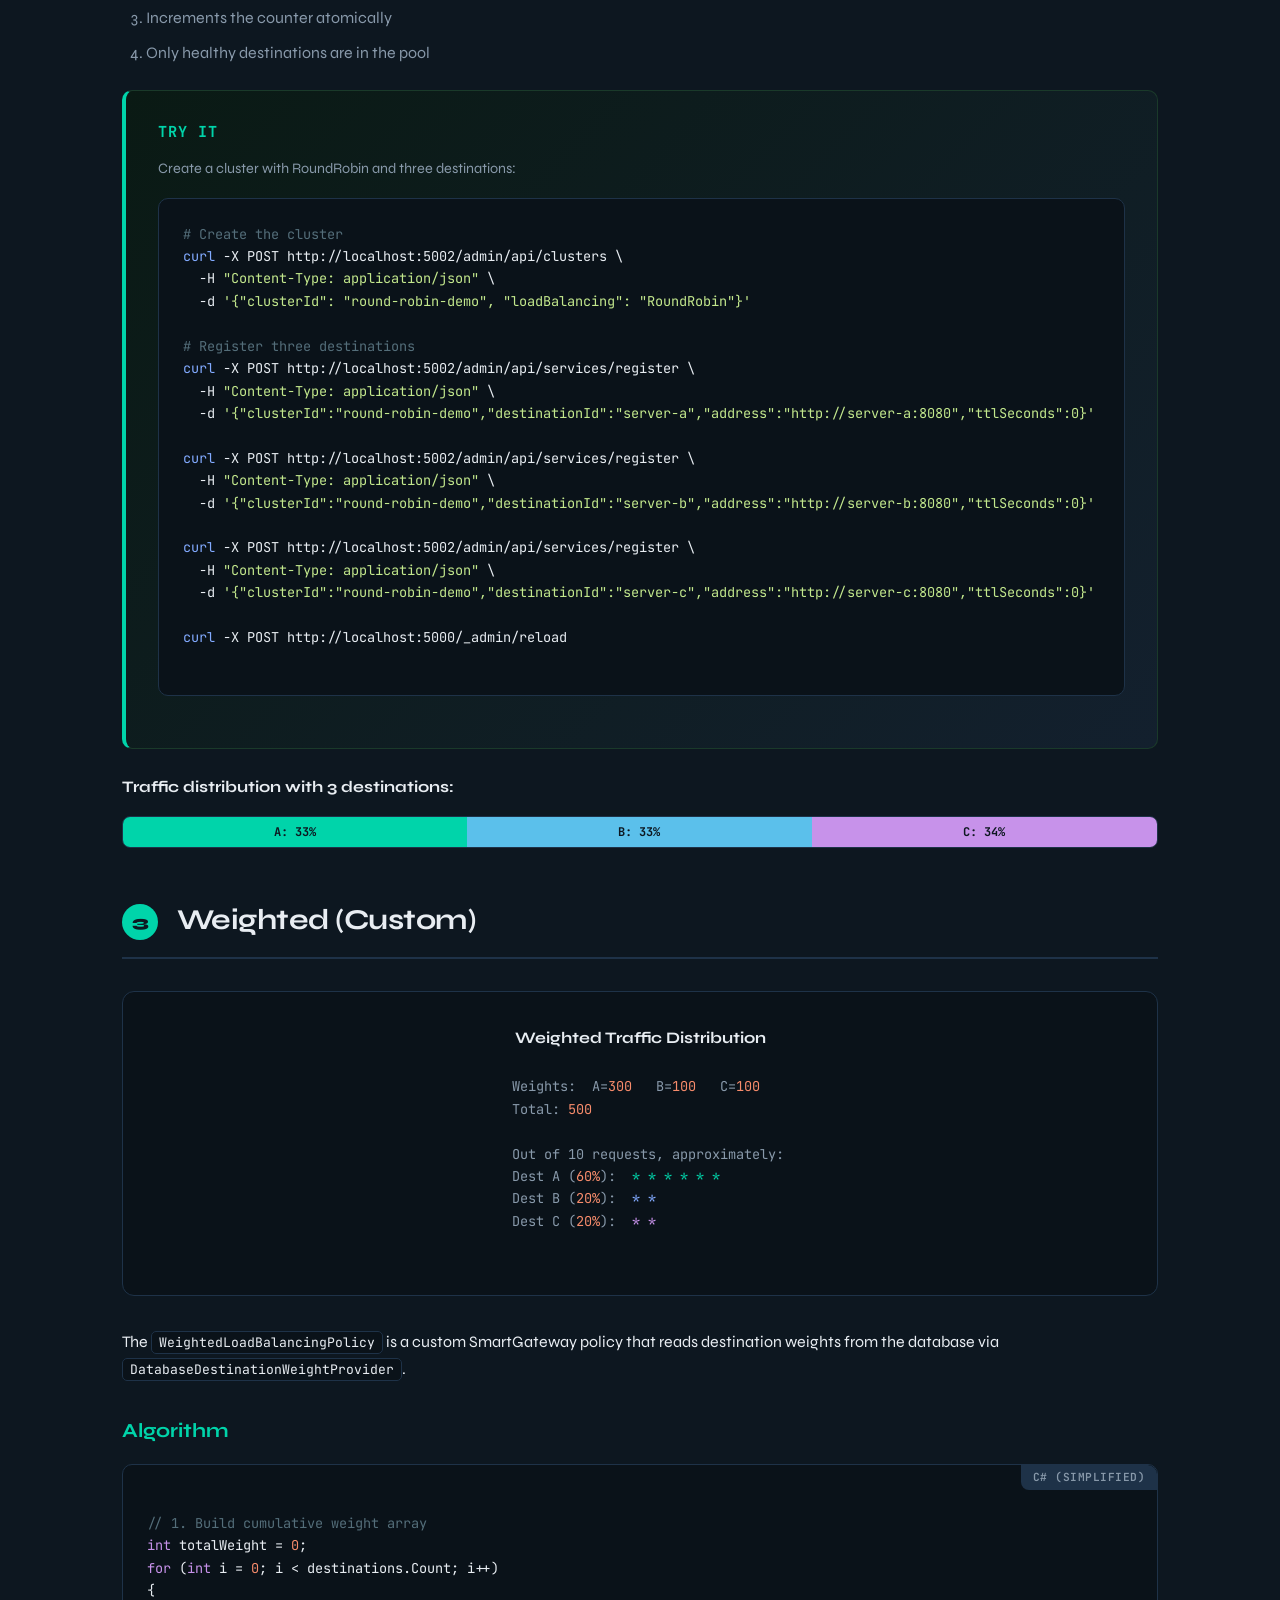
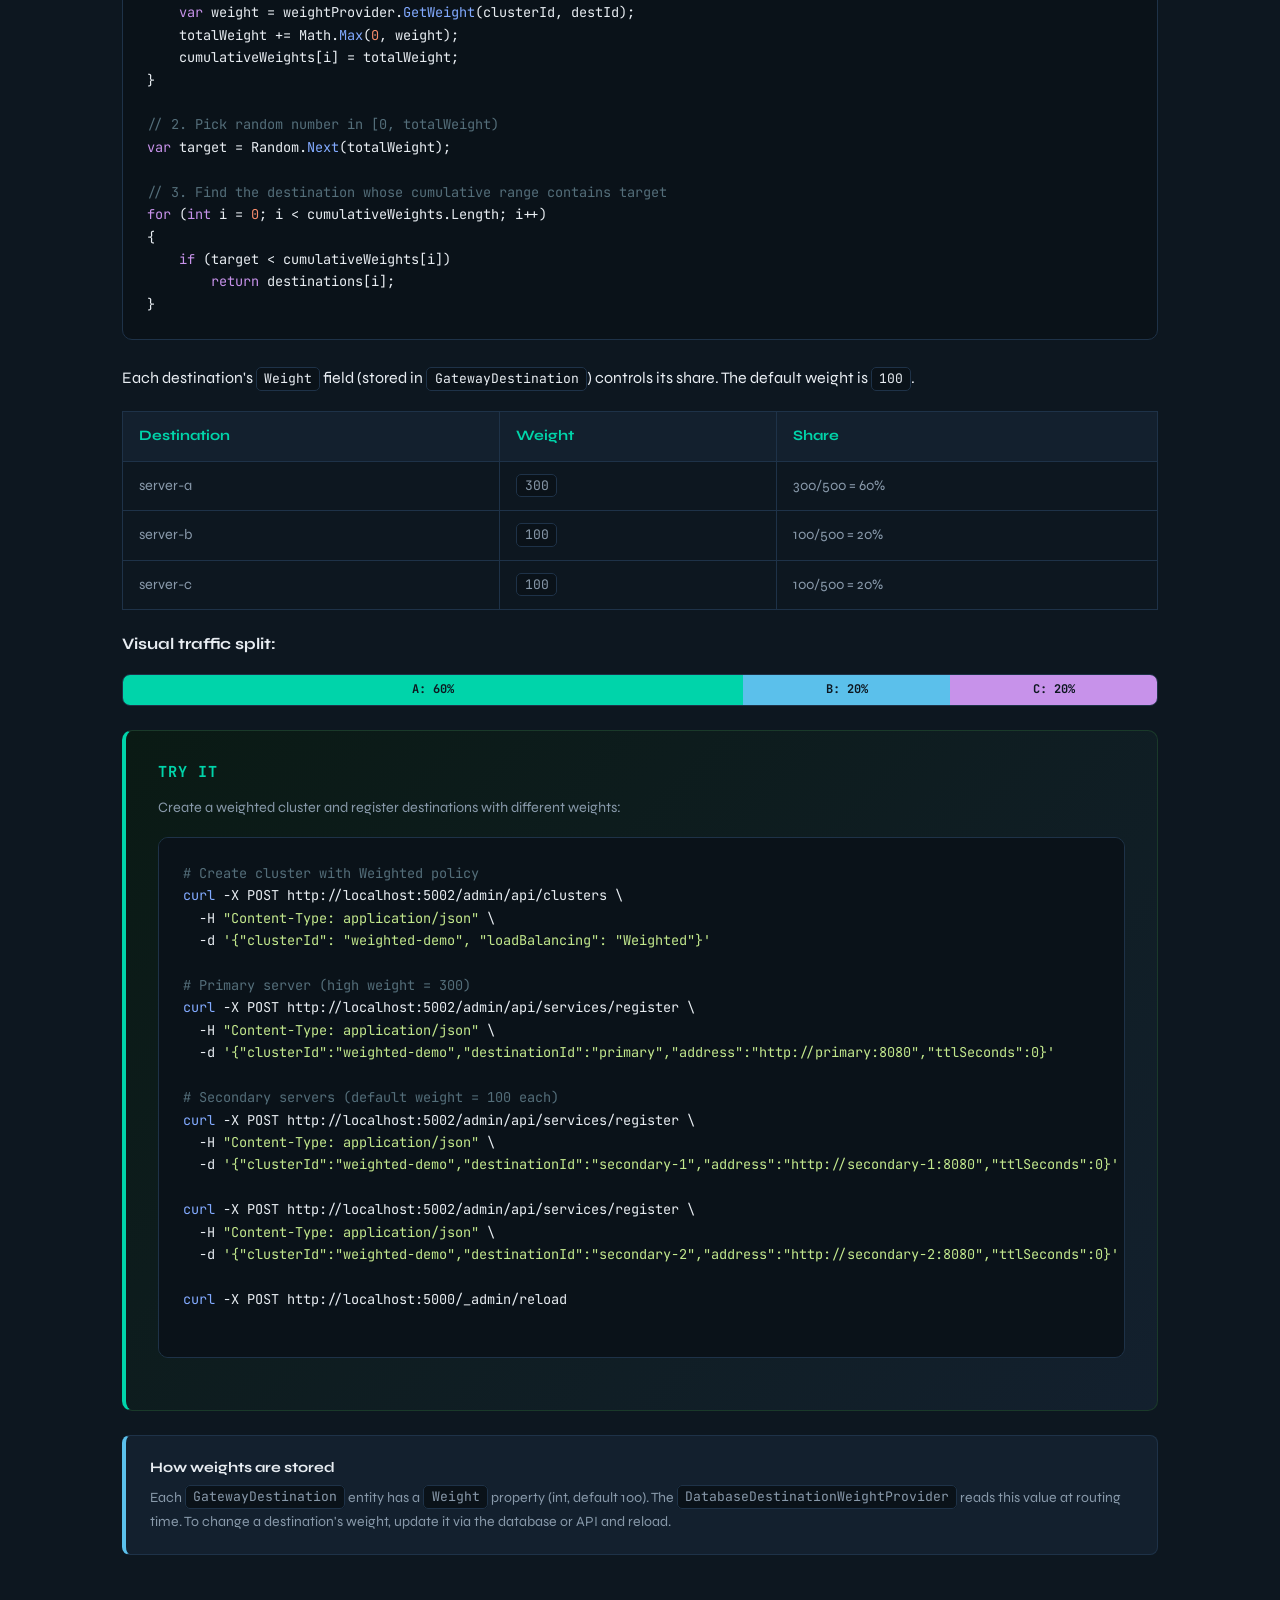
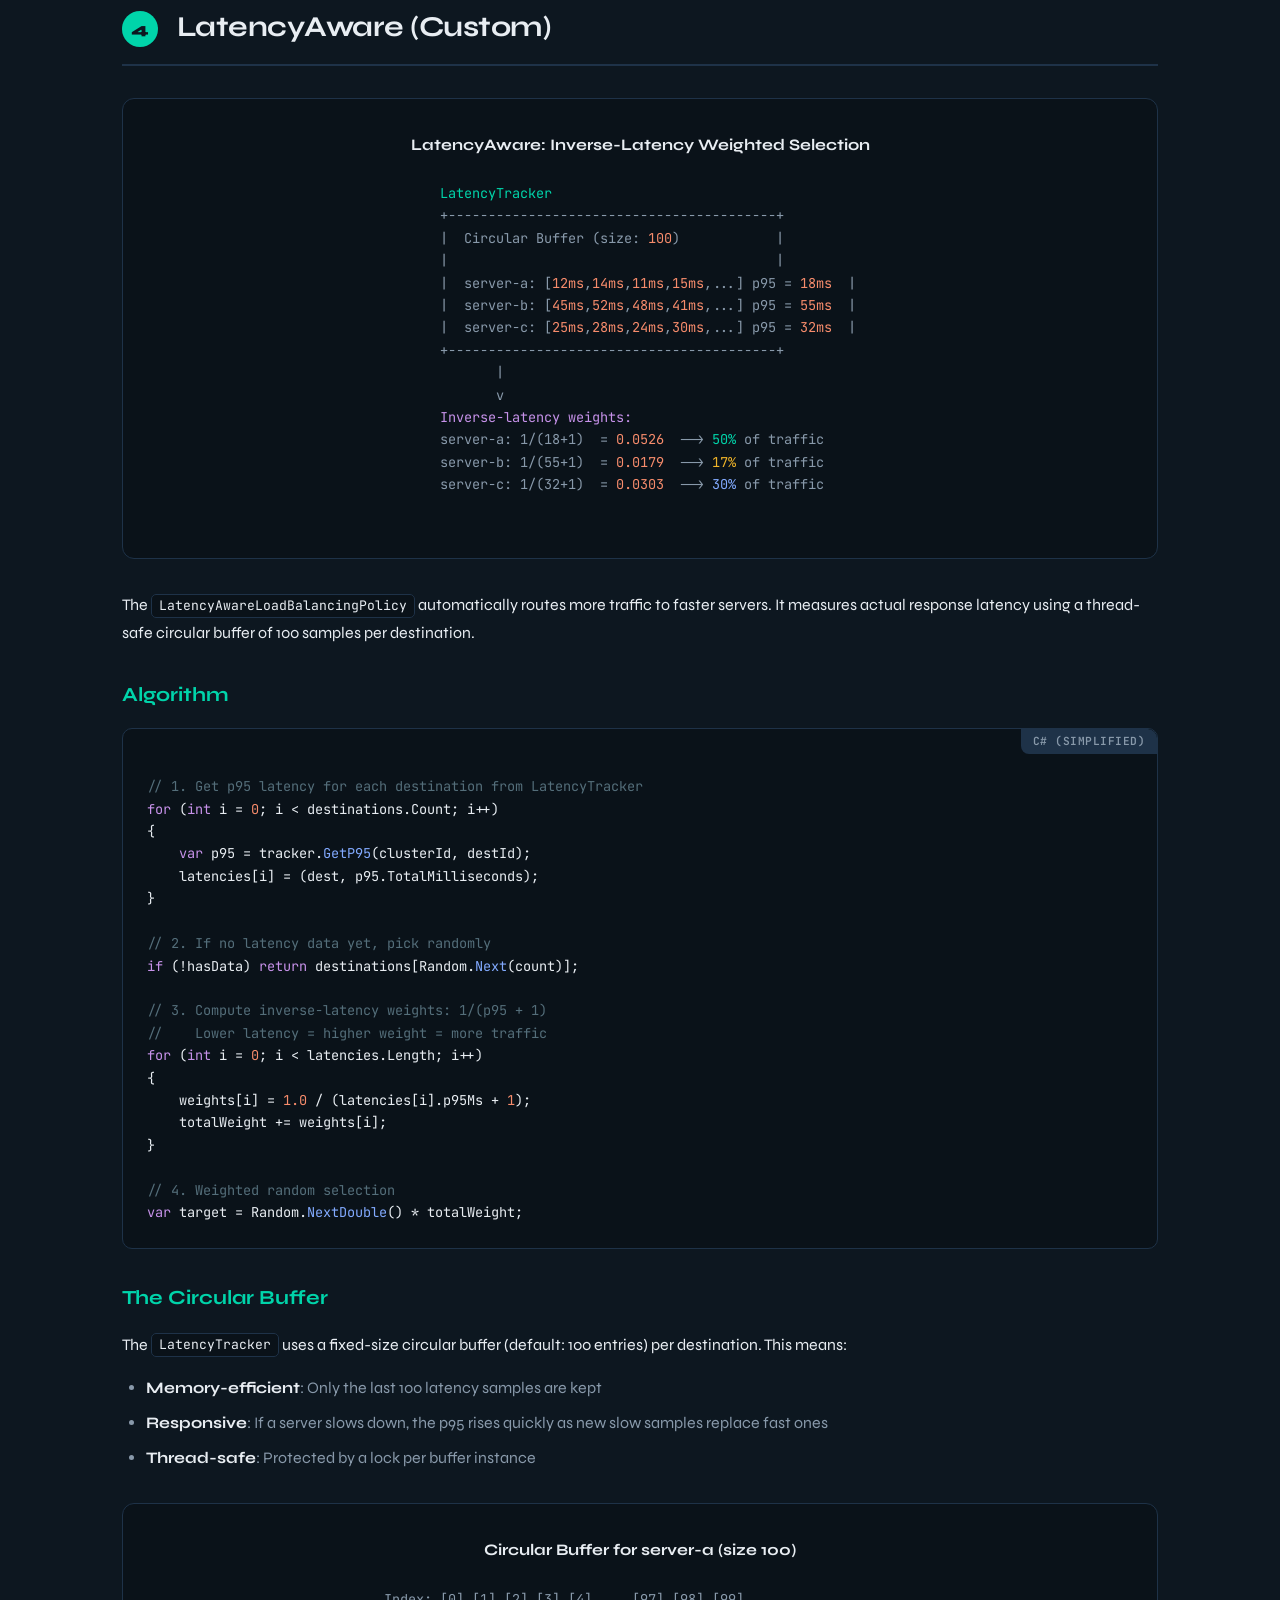
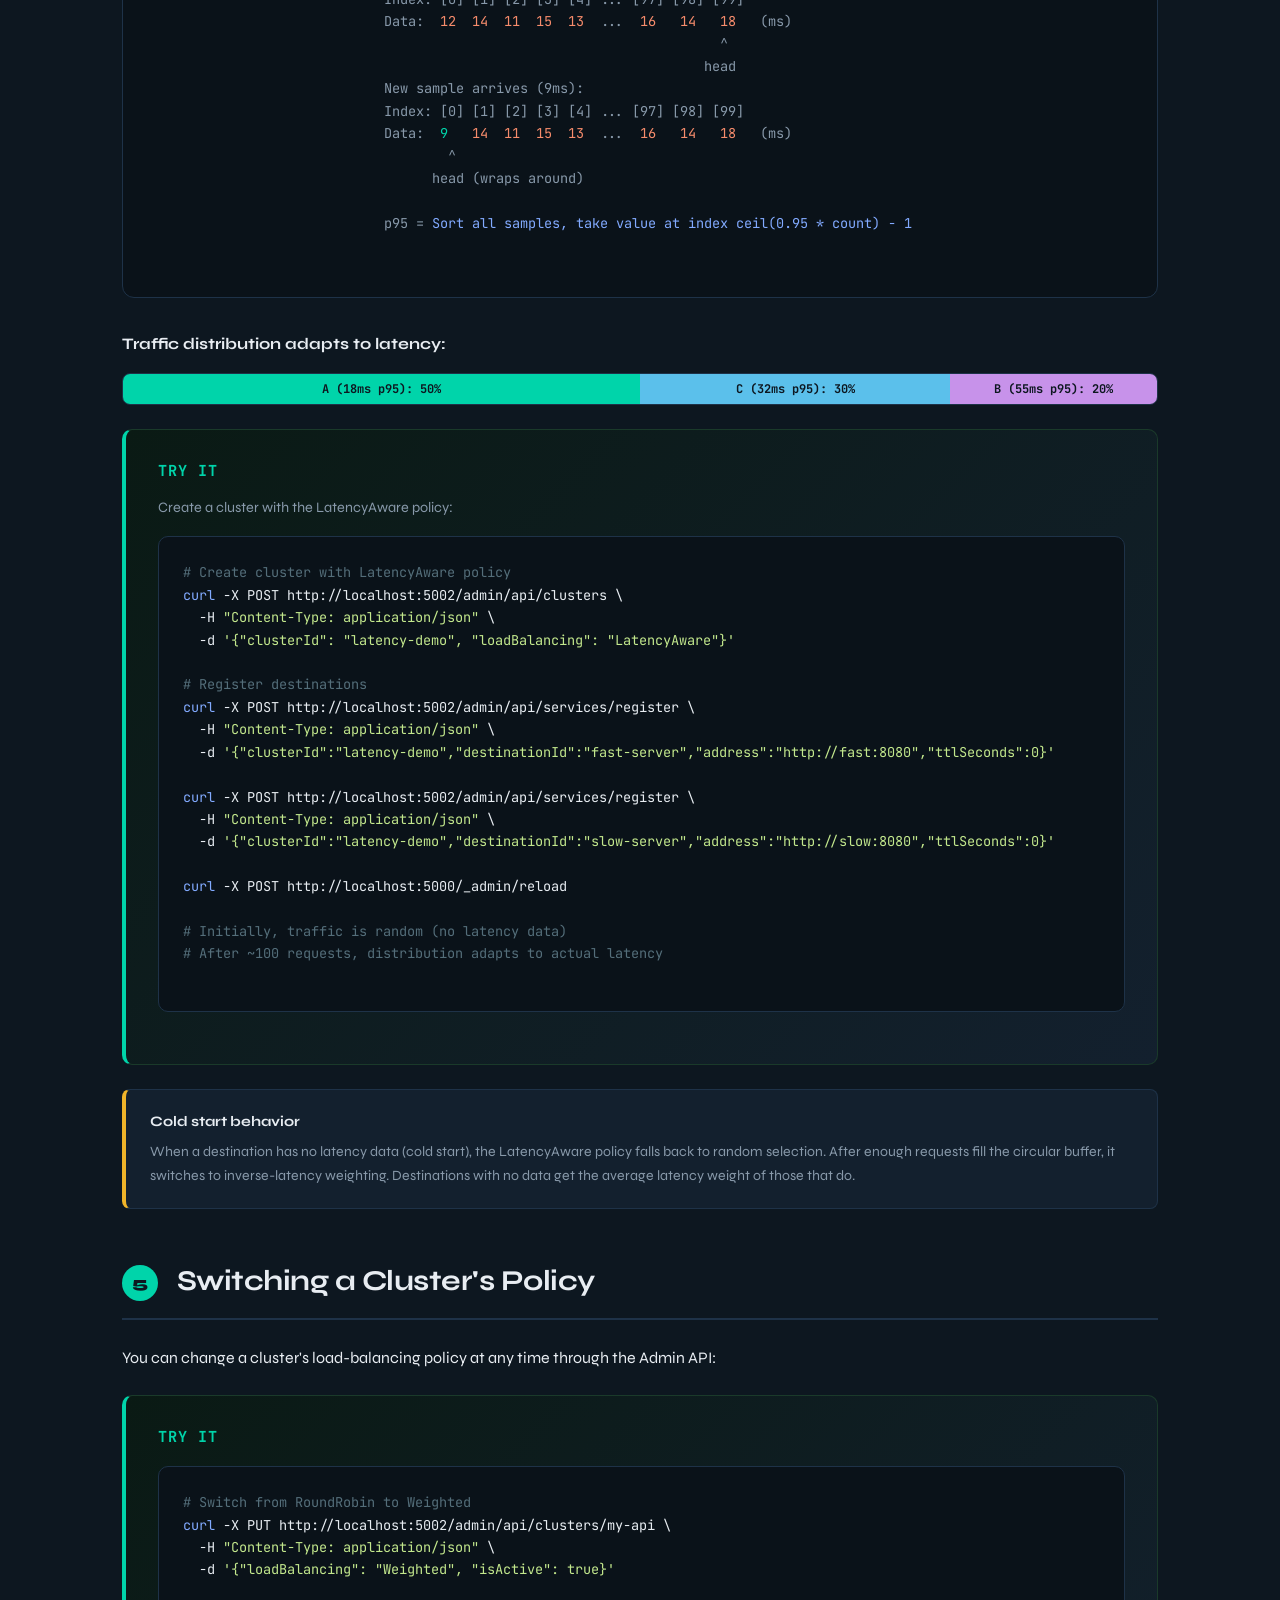
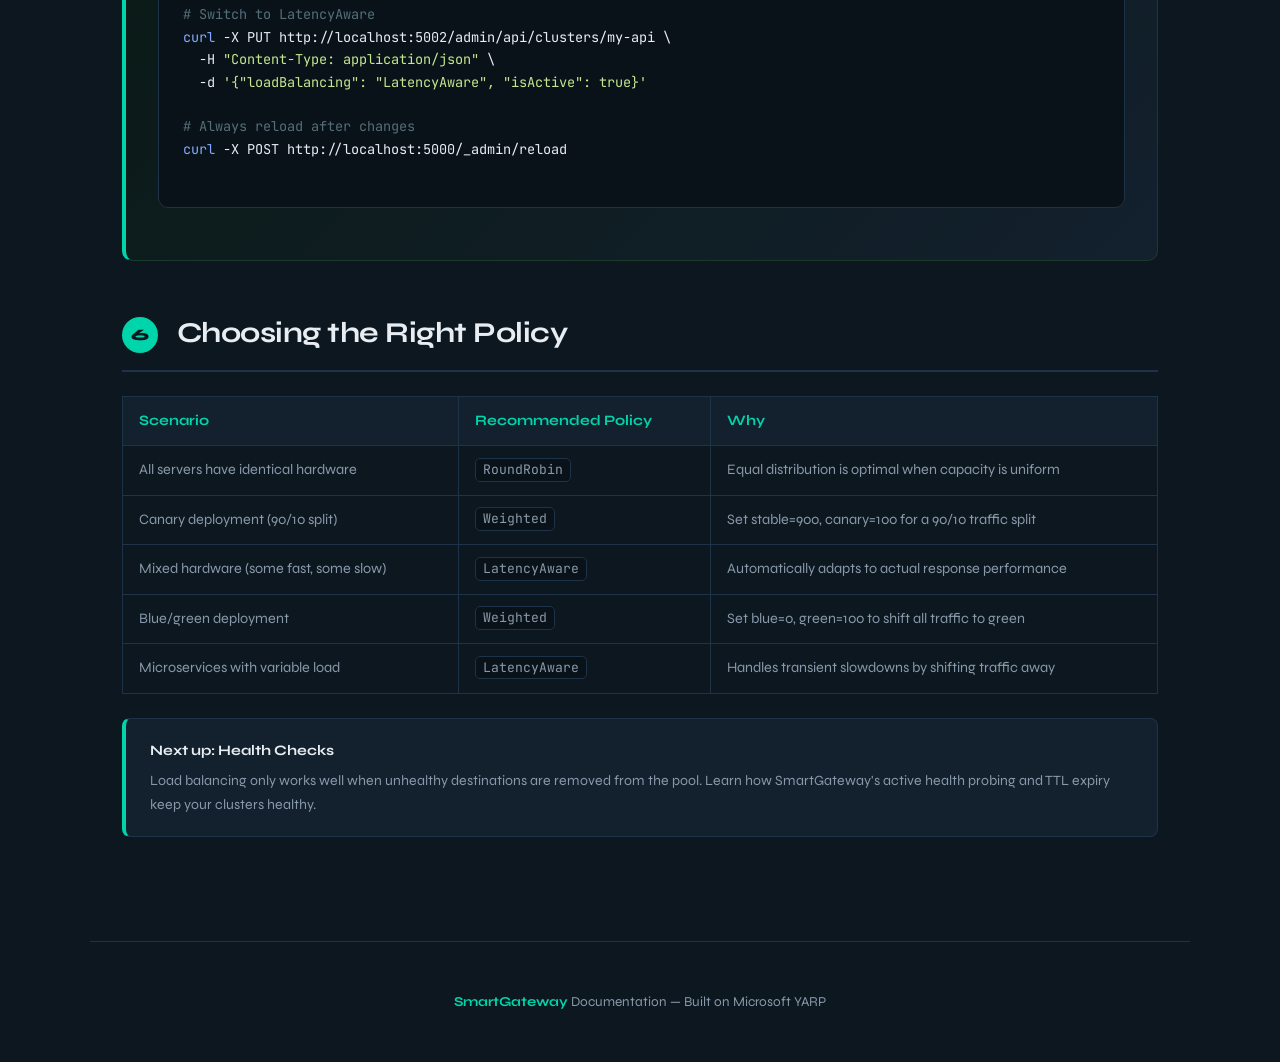
<file: docs/03-load-balancing.html>
<!DOCTYPE html>
<html lang="en">
<head>
    <meta charset="UTF-8">
    <meta name="viewport" content="width=device-width, initial-scale=1.0">
    <title>Load Balancing - SmartGateway Documentation</title>
    <link href="https://fonts.googleapis.com/css2?family=Syne:wght@400;600;700;800&family=JetBrains+Mono:wght@400;500;700&display=swap" rel="stylesheet">
    <style>
        *, *::before, *::after { box-sizing: border-box; margin: 0; padding: 0; }

        :root {
            --bg: #0d1720;
            --card: #13202e;
            --accent: #00d4aa;
            --accent-dim: #00d4aa33;
            --text: #e8edf2;
            --text-muted: #8899aa;
            --border: #1e3248;
            --code-bg: #0a1219;
            --success: #00d4aa;
            --warning: #f0b429;
            --error: #ff6b6b;
        }

        body {
            font-family: 'Syne', sans-serif;
            background: var(--bg);
            color: var(--text);
            line-height: 1.7;
            min-height: 100vh;
        }

        nav {
            background: var(--card);
            border-bottom: 1px solid var(--border);
            padding: 0 2rem;
            position: sticky;
            top: 0;
            z-index: 100;
            backdrop-filter: blur(12px);
        }

        nav .nav-inner {
            max-width: 1100px;
            margin: 0 auto;
            display: flex;
            align-items: center;
            gap: 2rem;
            height: 64px;
            overflow-x: auto;
        }

        nav .logo {
            font-weight: 800;
            font-size: 1.15rem;
            color: var(--accent);
            white-space: nowrap;
            letter-spacing: -0.5px;
        }

        nav a {
            color: var(--text-muted);
            text-decoration: none;
            font-size: 0.85rem;
            font-weight: 600;
            white-space: nowrap;
            padding: 0.3rem 0.7rem;
            border-radius: 6px;
            transition: all 0.2s;
        }

        nav a:hover { color: var(--text); background: var(--accent-dim); }
        nav a.active { color: var(--accent); background: var(--accent-dim); }

        main {
            max-width: 1100px;
            margin: 0 auto;
            padding: 3rem 2rem 5rem;
        }

        .hero {
            text-align: center;
            padding: 3rem 0 4rem;
        }

        .hero .badge {
            display: inline-block;
            background: var(--accent-dim);
            color: var(--accent);
            padding: 0.35rem 1rem;
            border-radius: 999px;
            font-size: 0.8rem;
            font-weight: 600;
            margin-bottom: 1.5rem;
            font-family: 'JetBrains Mono', monospace;
        }

        .hero h1 {
            font-size: 2.8rem;
            font-weight: 800;
            line-height: 1.15;
            margin-bottom: 1rem;
            letter-spacing: -1px;
        }

        .hero h1 span { color: var(--accent); }
        .hero p { color: var(--text-muted); font-size: 1.1rem; max-width: 640px; margin: 0 auto; }

        h2 {
            font-size: 1.8rem;
            font-weight: 700;
            margin: 3rem 0 1.5rem;
            letter-spacing: -0.5px;
            padding-bottom: 0.75rem;
            border-bottom: 2px solid var(--border);
        }

        h2 .step-num {
            display: inline-block;
            background: var(--accent);
            color: var(--bg);
            width: 36px;
            height: 36px;
            line-height: 36px;
            text-align: center;
            border-radius: 50%;
            font-size: 1rem;
            font-weight: 800;
            margin-right: 0.75rem;
            vertical-align: middle;
        }

        h3 { font-size: 1.25rem; font-weight: 700; margin: 2rem 0 1rem; color: var(--accent); }
        p { margin-bottom: 1rem; }

        .card {
            background: var(--card);
            border: 1px solid var(--border);
            border-radius: 12px;
            padding: 2rem;
            margin: 1.5rem 0;
        }

        .card-grid {
            display: grid;
            grid-template-columns: repeat(auto-fit, minmax(300px, 1fr));
            gap: 1.25rem;
            margin: 1.5rem 0;
        }

        .card-grid .card { margin: 0; }
        .card h4 { font-size: 1.05rem; font-weight: 700; margin-bottom: 0.5rem; }
        .card p { color: var(--text-muted); font-size: 0.92rem; }

        .card .policy-name {
            display: inline-block;
            background: var(--accent-dim);
            color: var(--accent);
            padding: 0.25rem 0.75rem;
            border-radius: 6px;
            font-family: 'JetBrains Mono', monospace;
            font-size: 0.85rem;
            font-weight: 600;
            margin-bottom: 1rem;
        }

        pre {
            background: var(--code-bg);
            border: 1px solid var(--border);
            border-radius: 10px;
            padding: 1.5rem;
            overflow-x: auto;
            margin: 1rem 0 1.5rem;
            font-family: 'JetBrains Mono', monospace;
            font-size: 0.85rem;
            line-height: 1.65;
            position: relative;
        }

        pre .label {
            position: absolute;
            top: 0;
            right: 0;
            background: var(--border);
            color: var(--text-muted);
            padding: 0.2rem 0.75rem;
            border-radius: 0 9px 0 8px;
            font-size: 0.7rem;
            font-weight: 600;
            text-transform: uppercase;
            letter-spacing: 0.5px;
        }

        code { font-family: 'JetBrains Mono', monospace; }

        p code, li code, td code {
            background: var(--code-bg);
            border: 1px solid var(--border);
            padding: 0.15rem 0.45rem;
            border-radius: 5px;
            font-size: 0.82rem;
        }

        .kw { color: #c792ea; }
        .str { color: #c3e88d; }
        .fn { color: #82aaff; }
        .cm { color: #546e7a; }
        .num { color: #f78c6c; }
        .acc { color: #00d4aa; }
        .flag { color: #f0b429; }

        .try-it {
            background: linear-gradient(135deg, #0a1a14, #13202e);
            border: 1px solid #1a3a2a;
            border-left: 4px solid var(--accent);
            border-radius: 10px;
            padding: 1.75rem 2rem;
            margin: 1.5rem 0;
        }

        .try-it h4 {
            color: var(--accent);
            font-size: 0.95rem;
            font-weight: 700;
            margin-bottom: 0.75rem;
            text-transform: uppercase;
            letter-spacing: 1px;
            font-family: 'JetBrains Mono', monospace;
        }

        .try-it p { color: var(--text-muted); font-size: 0.9rem; margin-bottom: 1rem; }

        .diagram {
            background: var(--code-bg);
            border: 1px solid var(--border);
            border-radius: 12px;
            padding: 2rem;
            margin: 2rem 0;
            overflow-x: auto;
            text-align: center;
        }

        .diagram pre {
            background: none;
            border: none;
            padding: 0;
            margin: 0;
            display: inline-block;
            text-align: left;
            color: var(--text-muted);
        }

        .diagram .title {
            display: block;
            font-family: 'Syne', sans-serif;
            font-weight: 700;
            font-size: 1rem;
            color: var(--text);
            margin-bottom: 1.5rem;
            text-align: center;
        }

        ul, ol { margin: 0.75rem 0 1.25rem 1.5rem; }
        li { margin-bottom: 0.5rem; color: var(--text-muted); }
        li strong { color: var(--text); }

        table { width: 100%; border-collapse: collapse; margin: 1.25rem 0; font-size: 0.9rem; }
        th, td { border: 1px solid var(--border); padding: 0.75rem 1rem; text-align: left; }
        th { background: var(--card); font-weight: 700; color: var(--accent); }
        td { color: var(--text-muted); }

        .callout {
            background: var(--card);
            border: 1px solid var(--border);
            border-left: 4px solid var(--warning);
            border-radius: 8px;
            padding: 1.25rem 1.5rem;
            margin: 1.5rem 0;
        }

        .callout.info { border-left-color: #5bc0eb; }
        .callout.success { border-left-color: var(--accent); }

        .callout strong { display: block; margin-bottom: 0.35rem; font-size: 0.9rem; }
        .callout p { font-size: 0.88rem; color: var(--text-muted); margin: 0; }

        /* Traffic bar visualization */
        .traffic-bar {
            display: flex;
            height: 32px;
            border-radius: 8px;
            overflow: hidden;
            margin: 1rem 0;
            border: 1px solid var(--border);
        }

        .traffic-bar .segment {
            display: flex;
            align-items: center;
            justify-content: center;
            font-family: 'JetBrains Mono', monospace;
            font-size: 0.75rem;
            font-weight: 700;
            color: var(--bg);
        }

        footer {
            max-width: 1100px;
            margin: 0 auto;
            padding: 3rem 2rem;
            text-align: center;
            border-top: 1px solid var(--border);
            color: var(--text-muted);
            font-size: 0.85rem;
        }

        footer span { color: var(--accent); font-weight: 700; }

        @media (max-width: 768px) {
            .hero h1 { font-size: 2rem; }
            main { padding: 2rem 1rem; }
            nav .nav-inner { gap: 0.75rem; }
            nav a { font-size: 0.75rem; padding: 0.2rem 0.5rem; }
        }
    </style>
</head>
<body>

<nav>
    <div class="nav-inner">
        <span class="logo">SmartGateway</span>
        <a href="01-getting-started.html">Getting Started</a>
        <a href="02-routing-clusters.html">Routing</a>
        <a href="03-load-balancing.html" class="active">Load Balancing</a>
        <a href="04-health-checks.html">Health Checks</a>
        <a href="05-service-registry.html">Service Registry</a>
        <a href="06-resilience.html">Resilience</a>
    </div>
</nav>

<main>

<div class="hero">
    <span class="badge">CHAPTER 03</span>
    <h1><span>Load Balancing</span> Policies</h1>
    <p>SmartGateway provides three load-balancing strategies: YARP's built-in RoundRobin, a custom Weighted policy, and a custom LatencyAware policy that uses p95 latency tracking.</p>
</div>

<!-- Overview -->
<h2><span class="step-num">1</span> Three Policies at a Glance</h2>

<div class="card-grid">
    <div class="card">
        <span class="policy-name">RoundRobin</span>
        <h4>Equal Distribution</h4>
        <p>YARP's built-in policy. Cycles through all healthy destinations in order, giving each an equal share of traffic. Simple and effective when all servers have similar capacity.</p>
    </div>
    <div class="card">
        <span class="policy-name">Weighted</span>
        <h4>Proportional Distribution</h4>
        <p>Custom SmartGateway policy. Each destination has a configurable weight (0-1000). Traffic is distributed proportionally. Higher weight = more traffic. Stored in the database.</p>
    </div>
    <div class="card">
        <span class="policy-name">LatencyAware</span>
        <h4>Performance-Based Distribution</h4>
        <p>Custom SmartGateway policy. Tracks the p95 response latency for each destination using a circular buffer of 100 samples. Faster servers automatically get more traffic.</p>
    </div>
</div>

<p>The load-balancing policy is set on the <strong>cluster</strong> level. Each cluster independently chooses its policy.</p>

<!-- RoundRobin -->
<h2><span class="step-num">2</span> RoundRobin (Built-in)</h2>

<div class="diagram">
    <span class="title">RoundRobin Traffic Distribution</span>
    <pre>
  Requests:  1   2   3   4   5   6   7   8   9   ...

  Dest A:    <span class="acc">*</span>           <span class="acc">*</span>           <span class="acc">*</span>
  Dest B:        <span class="acc">*</span>           <span class="acc">*</span>           <span class="acc">*</span>
  Dest C:            <span class="acc">*</span>           <span class="acc">*</span>           <span class="acc">*</span>

  Each destination gets exactly 33.3% of traffic.
    </pre>
</div>

<p>RoundRobin is YARP's default policy. It cycles through available destinations in order. No configuration beyond the policy name is needed.</p>

<h3>Algorithm</h3>
<ol>
    <li>YARP maintains an internal counter per cluster</li>
    <li>For each request, it picks <code>destinations[counter % count]</code></li>
    <li>Increments the counter atomically</li>
    <li>Only healthy destinations are in the pool</li>
</ol>

<div class="try-it">
    <h4>Try it</h4>
    <p>Create a cluster with RoundRobin and three destinations:</p>
    <pre>
<span class="cm"># Create the cluster</span>
<span class="fn">curl</span> -X POST http://localhost:5002/admin/api/clusters \
  -H <span class="str">"Content-Type: application/json"</span> \
  -d <span class="str">'{"clusterId": "round-robin-demo", "loadBalancing": "RoundRobin"}'</span>

<span class="cm"># Register three destinations</span>
<span class="fn">curl</span> -X POST http://localhost:5002/admin/api/services/register \
  -H <span class="str">"Content-Type: application/json"</span> \
  -d <span class="str">'{"clusterId":"round-robin-demo","destinationId":"server-a","address":"http://server-a:8080","ttlSeconds":0}'</span>

<span class="fn">curl</span> -X POST http://localhost:5002/admin/api/services/register \
  -H <span class="str">"Content-Type: application/json"</span> \
  -d <span class="str">'{"clusterId":"round-robin-demo","destinationId":"server-b","address":"http://server-b:8080","ttlSeconds":0}'</span>

<span class="fn">curl</span> -X POST http://localhost:5002/admin/api/services/register \
  -H <span class="str">"Content-Type: application/json"</span> \
  -d <span class="str">'{"clusterId":"round-robin-demo","destinationId":"server-c","address":"http://server-c:8080","ttlSeconds":0}'</span>

<span class="fn">curl</span> -X POST http://localhost:5000/_admin/reload
    </pre>
</div>

<p><strong>Traffic distribution with 3 destinations:</strong></p>
<div class="traffic-bar">
    <div class="segment" style="width: 33.3%; background: #00d4aa;">A: 33%</div>
    <div class="segment" style="width: 33.3%; background: #5bc0eb;">B: 33%</div>
    <div class="segment" style="width: 33.4%; background: #c792ea;">C: 34%</div>
</div>

<!-- Weighted -->
<h2><span class="step-num">3</span> Weighted (Custom)</h2>

<div class="diagram">
    <span class="title">Weighted Traffic Distribution</span>
    <pre>
  Weights:  A=<span class="num">300</span>   B=<span class="num">100</span>   C=<span class="num">100</span>
  Total: <span class="num">500</span>

  Out of 10 requests, approximately:
  Dest A (<span class="num">60%</span>):  <span class="acc">*</span> <span class="acc">*</span> <span class="acc">*</span> <span class="acc">*</span> <span class="acc">*</span> <span class="acc">*</span>
  Dest B (<span class="num">20%</span>):  <span class="fn">*</span> <span class="fn">*</span>
  Dest C (<span class="num">20%</span>):  <span class="kw">*</span> <span class="kw">*</span>
    </pre>
</div>

<p>The <code>WeightedLoadBalancingPolicy</code> is a custom SmartGateway policy that reads destination weights from the database via <code>DatabaseDestinationWeightProvider</code>.</p>

<h3>Algorithm</h3>
<pre><span class="label">C# (simplified)</span>
<span class="cm">// 1. Build cumulative weight array</span>
<span class="kw">int</span> totalWeight = <span class="num">0</span>;
<span class="kw">for</span> (<span class="kw">int</span> i = <span class="num">0</span>; i < destinations.Count; i++)
{
    <span class="kw">var</span> weight = weightProvider.<span class="fn">GetWeight</span>(clusterId, destId);
    totalWeight += Math.<span class="fn">Max</span>(<span class="num">0</span>, weight);
    cumulativeWeights[i] = totalWeight;
}

<span class="cm">// 2. Pick random number in [0, totalWeight)</span>
<span class="kw">var</span> target = Random.<span class="fn">Next</span>(totalWeight);

<span class="cm">// 3. Find the destination whose cumulative range contains target</span>
<span class="kw">for</span> (<span class="kw">int</span> i = <span class="num">0</span>; i < cumulativeWeights.Length; i++)
{
    <span class="kw">if</span> (target < cumulativeWeights[i])
        <span class="kw">return</span> destinations[i];
}
</pre>

<p>Each destination's <code>Weight</code> field (stored in <code>GatewayDestination</code>) controls its share. The default weight is <code>100</code>.</p>

<table>
    <tr><th>Destination</th><th>Weight</th><th>Share</th></tr>
    <tr><td>server-a</td><td><code>300</code></td><td>300/500 = 60%</td></tr>
    <tr><td>server-b</td><td><code>100</code></td><td>100/500 = 20%</td></tr>
    <tr><td>server-c</td><td><code>100</code></td><td>100/500 = 20%</td></tr>
</table>

<p><strong>Visual traffic split:</strong></p>
<div class="traffic-bar">
    <div class="segment" style="width: 60%; background: #00d4aa;">A: 60%</div>
    <div class="segment" style="width: 20%; background: #5bc0eb;">B: 20%</div>
    <div class="segment" style="width: 20%; background: #c792ea;">C: 20%</div>
</div>

<div class="try-it">
    <h4>Try it</h4>
    <p>Create a weighted cluster and register destinations with different weights:</p>
    <pre>
<span class="cm"># Create cluster with Weighted policy</span>
<span class="fn">curl</span> -X POST http://localhost:5002/admin/api/clusters \
  -H <span class="str">"Content-Type: application/json"</span> \
  -d <span class="str">'{"clusterId": "weighted-demo", "loadBalancing": "Weighted"}'</span>

<span class="cm"># Primary server (high weight = 300)</span>
<span class="fn">curl</span> -X POST http://localhost:5002/admin/api/services/register \
  -H <span class="str">"Content-Type: application/json"</span> \
  -d <span class="str">'{"clusterId":"weighted-demo","destinationId":"primary","address":"http://primary:8080","ttlSeconds":0}'</span>

<span class="cm"># Secondary servers (default weight = 100 each)</span>
<span class="fn">curl</span> -X POST http://localhost:5002/admin/api/services/register \
  -H <span class="str">"Content-Type: application/json"</span> \
  -d <span class="str">'{"clusterId":"weighted-demo","destinationId":"secondary-1","address":"http://secondary-1:8080","ttlSeconds":0}'</span>

<span class="fn">curl</span> -X POST http://localhost:5002/admin/api/services/register \
  -H <span class="str">"Content-Type: application/json"</span> \
  -d <span class="str">'{"clusterId":"weighted-demo","destinationId":"secondary-2","address":"http://secondary-2:8080","ttlSeconds":0}'</span>

<span class="fn">curl</span> -X POST http://localhost:5000/_admin/reload
    </pre>
</div>

<div class="callout info">
    <strong>How weights are stored</strong>
    <p>Each <code>GatewayDestination</code> entity has a <code>Weight</code> property (int, default 100). The <code>DatabaseDestinationWeightProvider</code> reads this value at routing time. To change a destination's weight, update it via the database or API and reload.</p>
</div>

<!-- LatencyAware -->
<h2><span class="step-num">4</span> LatencyAware (Custom)</h2>

<div class="diagram">
    <span class="title">LatencyAware: Inverse-Latency Weighted Selection</span>
    <pre>
  <span class="acc">LatencyTracker</span>
  +-----------------------------------------+
  |  Circular Buffer (size: <span class="num">100</span>)            |
  |                                         |
  |  server-a: [<span class="num">12ms</span>,<span class="num">14ms</span>,<span class="num">11ms</span>,<span class="num">15ms</span>,...] p95 = <span class="num">18ms</span>  |
  |  server-b: [<span class="num">45ms</span>,<span class="num">52ms</span>,<span class="num">48ms</span>,<span class="num">41ms</span>,...] p95 = <span class="num">55ms</span>  |
  |  server-c: [<span class="num">25ms</span>,<span class="num">28ms</span>,<span class="num">24ms</span>,<span class="num">30ms</span>,...] p95 = <span class="num">32ms</span>  |
  +-----------------------------------------+
         |
         v
  <span class="kw">Inverse-latency weights:</span>
  server-a: 1/(18+1)  = <span class="num">0.0526</span>  --> <span class="acc">50%</span> of traffic
  server-b: 1/(55+1)  = <span class="num">0.0179</span>  --> <span class="flag">17%</span> of traffic
  server-c: 1/(32+1)  = <span class="num">0.0303</span>  --> <span class="fn">30%</span> of traffic
    </pre>
</div>

<p>The <code>LatencyAwareLoadBalancingPolicy</code> automatically routes more traffic to faster servers. It measures actual response latency using a thread-safe circular buffer of 100 samples per destination.</p>

<h3>Algorithm</h3>
<pre><span class="label">C# (simplified)</span>
<span class="cm">// 1. Get p95 latency for each destination from LatencyTracker</span>
<span class="kw">for</span> (<span class="kw">int</span> i = <span class="num">0</span>; i < destinations.Count; i++)
{
    <span class="kw">var</span> p95 = tracker.<span class="fn">GetP95</span>(clusterId, destId);
    latencies[i] = (dest, p95.TotalMilliseconds);
}

<span class="cm">// 2. If no latency data yet, pick randomly</span>
<span class="kw">if</span> (!hasData) <span class="kw">return</span> destinations[Random.<span class="fn">Next</span>(count)];

<span class="cm">// 3. Compute inverse-latency weights: 1/(p95 + 1)</span>
<span class="cm">//    Lower latency = higher weight = more traffic</span>
<span class="kw">for</span> (<span class="kw">int</span> i = <span class="num">0</span>; i < latencies.Length; i++)
{
    weights[i] = <span class="num">1.0</span> / (latencies[i].p95Ms + <span class="num">1</span>);
    totalWeight += weights[i];
}

<span class="cm">// 4. Weighted random selection</span>
<span class="kw">var</span> target = Random.<span class="fn">NextDouble</span>() * totalWeight;
</pre>

<h3>The Circular Buffer</h3>
<p>The <code>LatencyTracker</code> uses a fixed-size circular buffer (default: 100 entries) per destination. This means:</p>
<ul>
    <li><strong>Memory-efficient</strong>: Only the last 100 latency samples are kept</li>
    <li><strong>Responsive</strong>: If a server slows down, the p95 rises quickly as new slow samples replace fast ones</li>
    <li><strong>Thread-safe</strong>: Protected by a lock per buffer instance</li>
</ul>

<div class="diagram">
    <span class="title">Circular Buffer for server-a (size 100)</span>
    <pre>
  Index: [0] [1] [2] [3] [4] ... [97] [98] [99]
  Data:  <span class="num">12</span>  <span class="num">14</span>  <span class="num">11</span>  <span class="num">15</span>  <span class="num">13</span>  ...  <span class="num">16</span>   <span class="num">14</span>   <span class="num">18</span>   (ms)
                                            ^
                                          head
  New sample arrives (9ms):
  Index: [0] [1] [2] [3] [4] ... [97] [98] [99]
  Data:  <span class="acc">9</span>   <span class="num">14</span>  <span class="num">11</span>  <span class="num">15</span>  <span class="num">13</span>  ...  <span class="num">16</span>   <span class="num">14</span>   <span class="num">18</span>   (ms)
          ^
        head (wraps around)

  p95 = <span class="fn">Sort all samples, take value at index ceil(0.95 * count) - 1</span>
    </pre>
</div>

<p><strong>Traffic distribution adapts to latency:</strong></p>
<div class="traffic-bar">
    <div class="segment" style="width: 50%; background: #00d4aa;">A (18ms p95): 50%</div>
    <div class="segment" style="width: 30%; background: #5bc0eb;">C (32ms p95): 30%</div>
    <div class="segment" style="width: 20%; background: #c792ea;">B (55ms p95): 20%</div>
</div>

<div class="try-it">
    <h4>Try it</h4>
    <p>Create a cluster with the LatencyAware policy:</p>
    <pre>
<span class="cm"># Create cluster with LatencyAware policy</span>
<span class="fn">curl</span> -X POST http://localhost:5002/admin/api/clusters \
  -H <span class="str">"Content-Type: application/json"</span> \
  -d <span class="str">'{"clusterId": "latency-demo", "loadBalancing": "LatencyAware"}'</span>

<span class="cm"># Register destinations</span>
<span class="fn">curl</span> -X POST http://localhost:5002/admin/api/services/register \
  -H <span class="str">"Content-Type: application/json"</span> \
  -d <span class="str">'{"clusterId":"latency-demo","destinationId":"fast-server","address":"http://fast:8080","ttlSeconds":0}'</span>

<span class="fn">curl</span> -X POST http://localhost:5002/admin/api/services/register \
  -H <span class="str">"Content-Type: application/json"</span> \
  -d <span class="str">'{"clusterId":"latency-demo","destinationId":"slow-server","address":"http://slow:8080","ttlSeconds":0}'</span>

<span class="fn">curl</span> -X POST http://localhost:5000/_admin/reload

<span class="cm"># Initially, traffic is random (no latency data)</span>
<span class="cm"># After ~100 requests, distribution adapts to actual latency</span>
    </pre>
</div>

<div class="callout">
    <strong>Cold start behavior</strong>
    <p>When a destination has no latency data (cold start), the LatencyAware policy falls back to random selection. After enough requests fill the circular buffer, it switches to inverse-latency weighting. Destinations with no data get the average latency weight of those that do.</p>
</div>

<!-- Switching Policies -->
<h2><span class="step-num">5</span> Switching a Cluster's Policy</h2>

<p>You can change a cluster's load-balancing policy at any time through the Admin API:</p>

<div class="try-it">
    <h4>Try it</h4>
    <pre>
<span class="cm"># Switch from RoundRobin to Weighted</span>
<span class="fn">curl</span> -X PUT http://localhost:5002/admin/api/clusters/my-api \
  -H <span class="str">"Content-Type: application/json"</span> \
  -d <span class="str">'{"loadBalancing": "Weighted", "isActive": true}'</span>

<span class="cm"># Switch to LatencyAware</span>
<span class="fn">curl</span> -X PUT http://localhost:5002/admin/api/clusters/my-api \
  -H <span class="str">"Content-Type: application/json"</span> \
  -d <span class="str">'{"loadBalancing": "LatencyAware", "isActive": true}'</span>

<span class="cm"># Always reload after changes</span>
<span class="fn">curl</span> -X POST http://localhost:5000/_admin/reload
    </pre>
</div>

<!-- Comparison -->
<h2><span class="step-num">6</span> Choosing the Right Policy</h2>

<table>
    <tr><th>Scenario</th><th>Recommended Policy</th><th>Why</th></tr>
    <tr>
        <td>All servers have identical hardware</td>
        <td><code>RoundRobin</code></td>
        <td>Equal distribution is optimal when capacity is uniform</td>
    </tr>
    <tr>
        <td>Canary deployment (90/10 split)</td>
        <td><code>Weighted</code></td>
        <td>Set stable=900, canary=100 for a 90/10 traffic split</td>
    </tr>
    <tr>
        <td>Mixed hardware (some fast, some slow)</td>
        <td><code>LatencyAware</code></td>
        <td>Automatically adapts to actual response performance</td>
    </tr>
    <tr>
        <td>Blue/green deployment</td>
        <td><code>Weighted</code></td>
        <td>Set blue=0, green=100 to shift all traffic to green</td>
    </tr>
    <tr>
        <td>Microservices with variable load</td>
        <td><code>LatencyAware</code></td>
        <td>Handles transient slowdowns by shifting traffic away</td>
    </tr>
</table>

<div class="callout success">
    <strong>Next up: Health Checks</strong>
    <p>Load balancing only works well when unhealthy destinations are removed from the pool. Learn how SmartGateway's active health probing and TTL expiry keep your clusters healthy.</p>
</div>

</main>

<footer>
    <span>SmartGateway</span> Documentation &mdash; Built on Microsoft YARP
</footer>

</body>
</html>
</file>
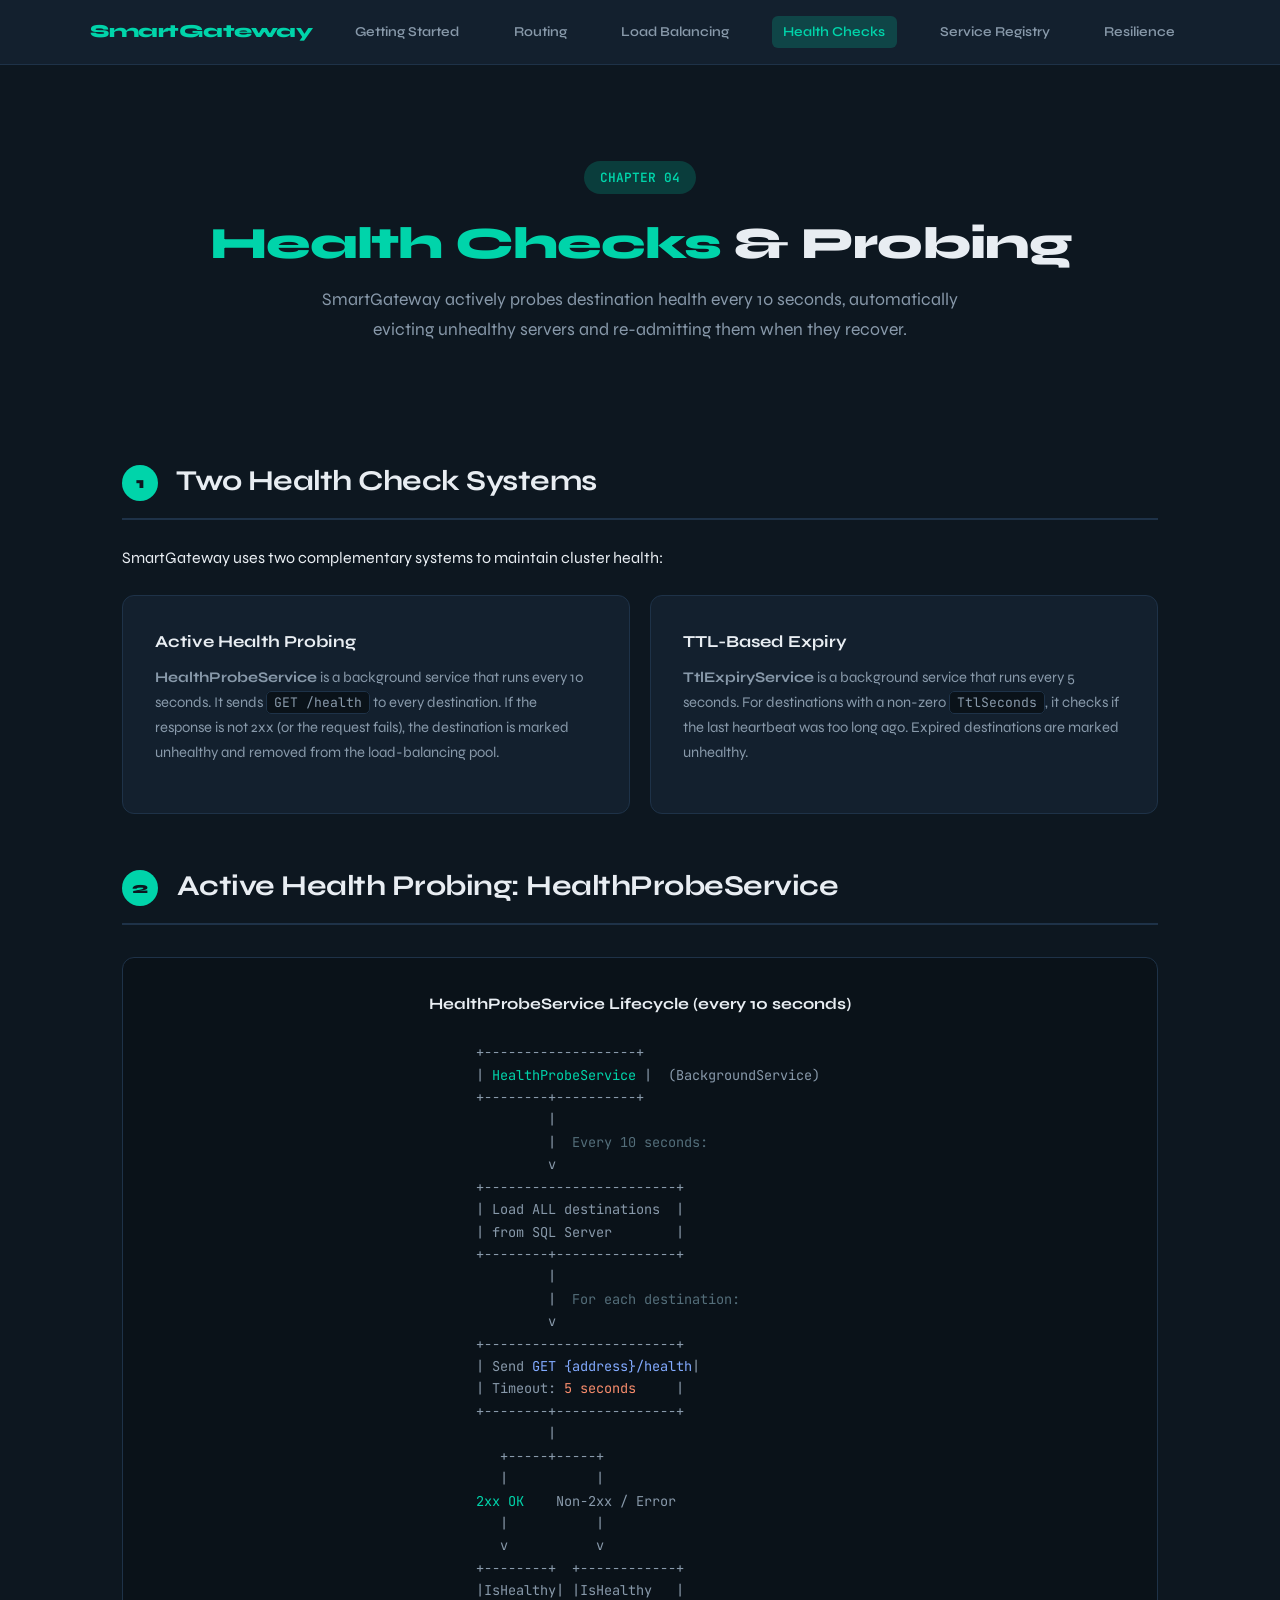
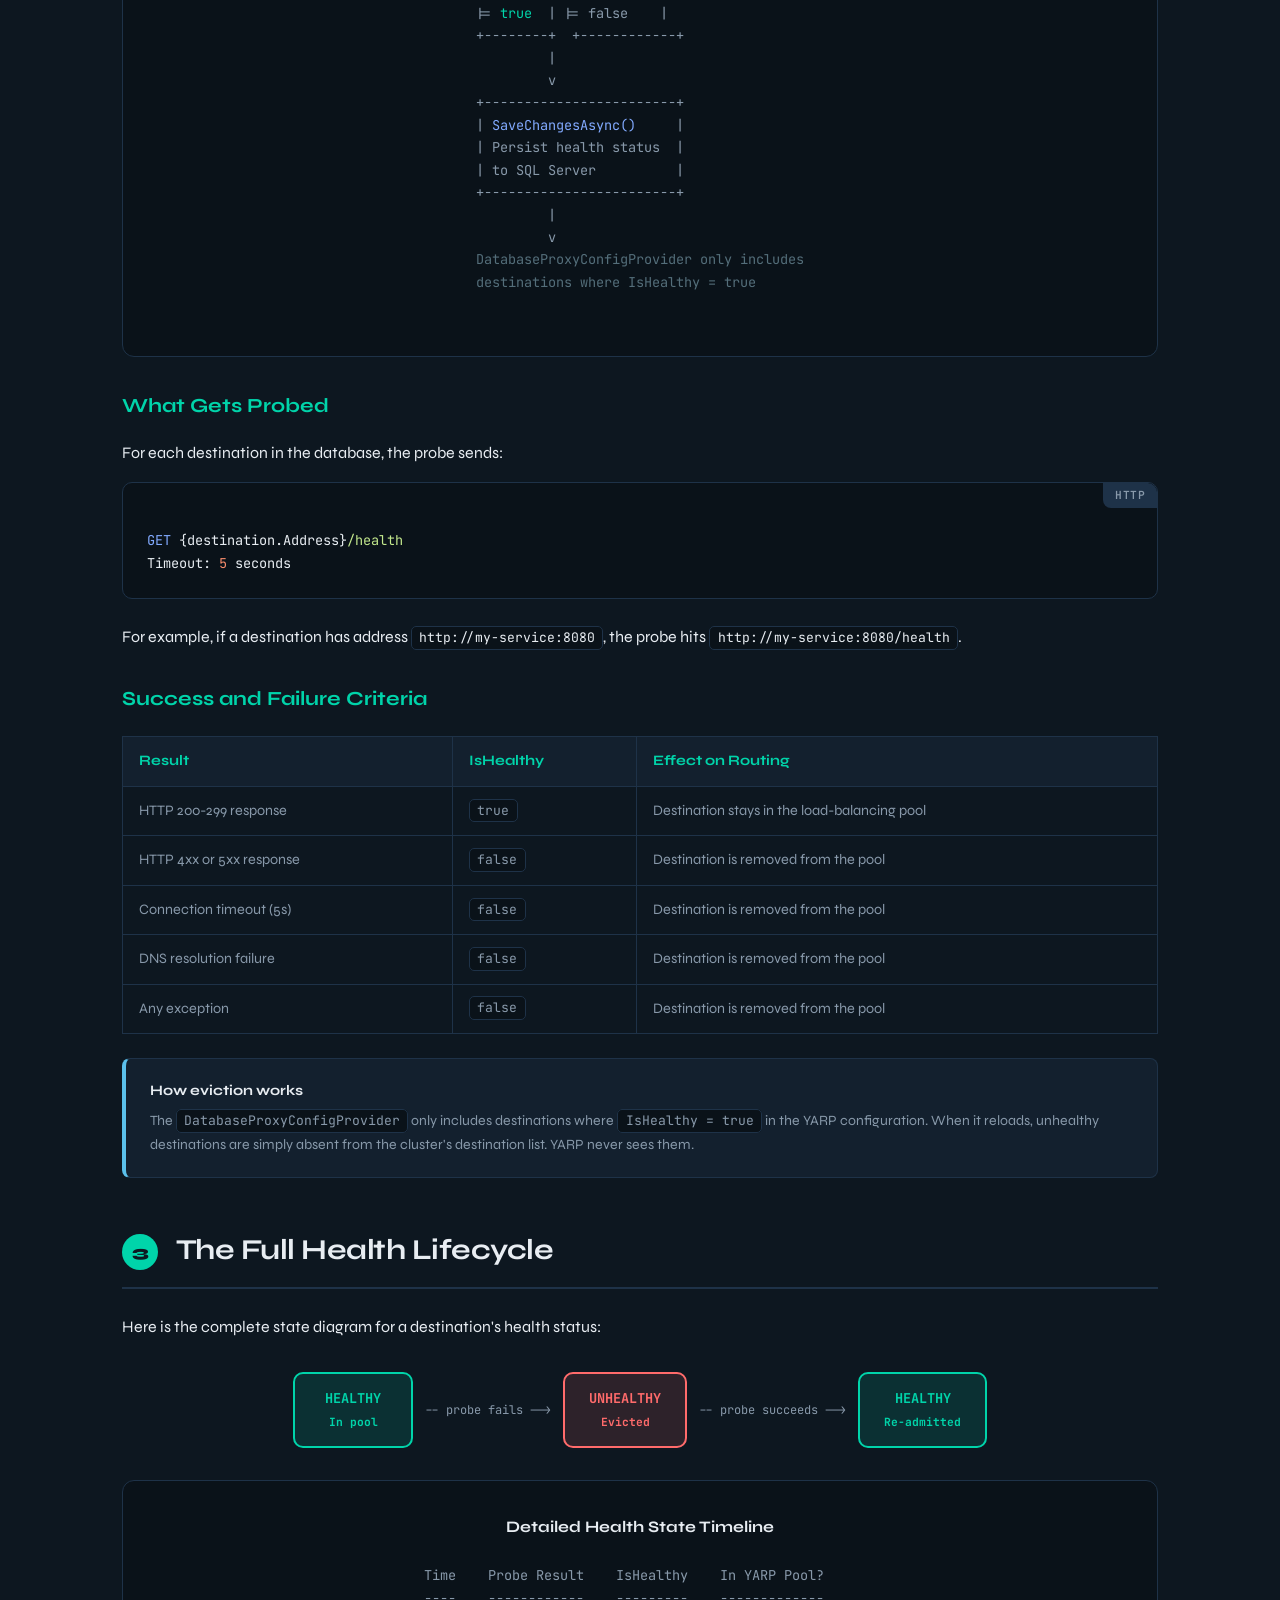
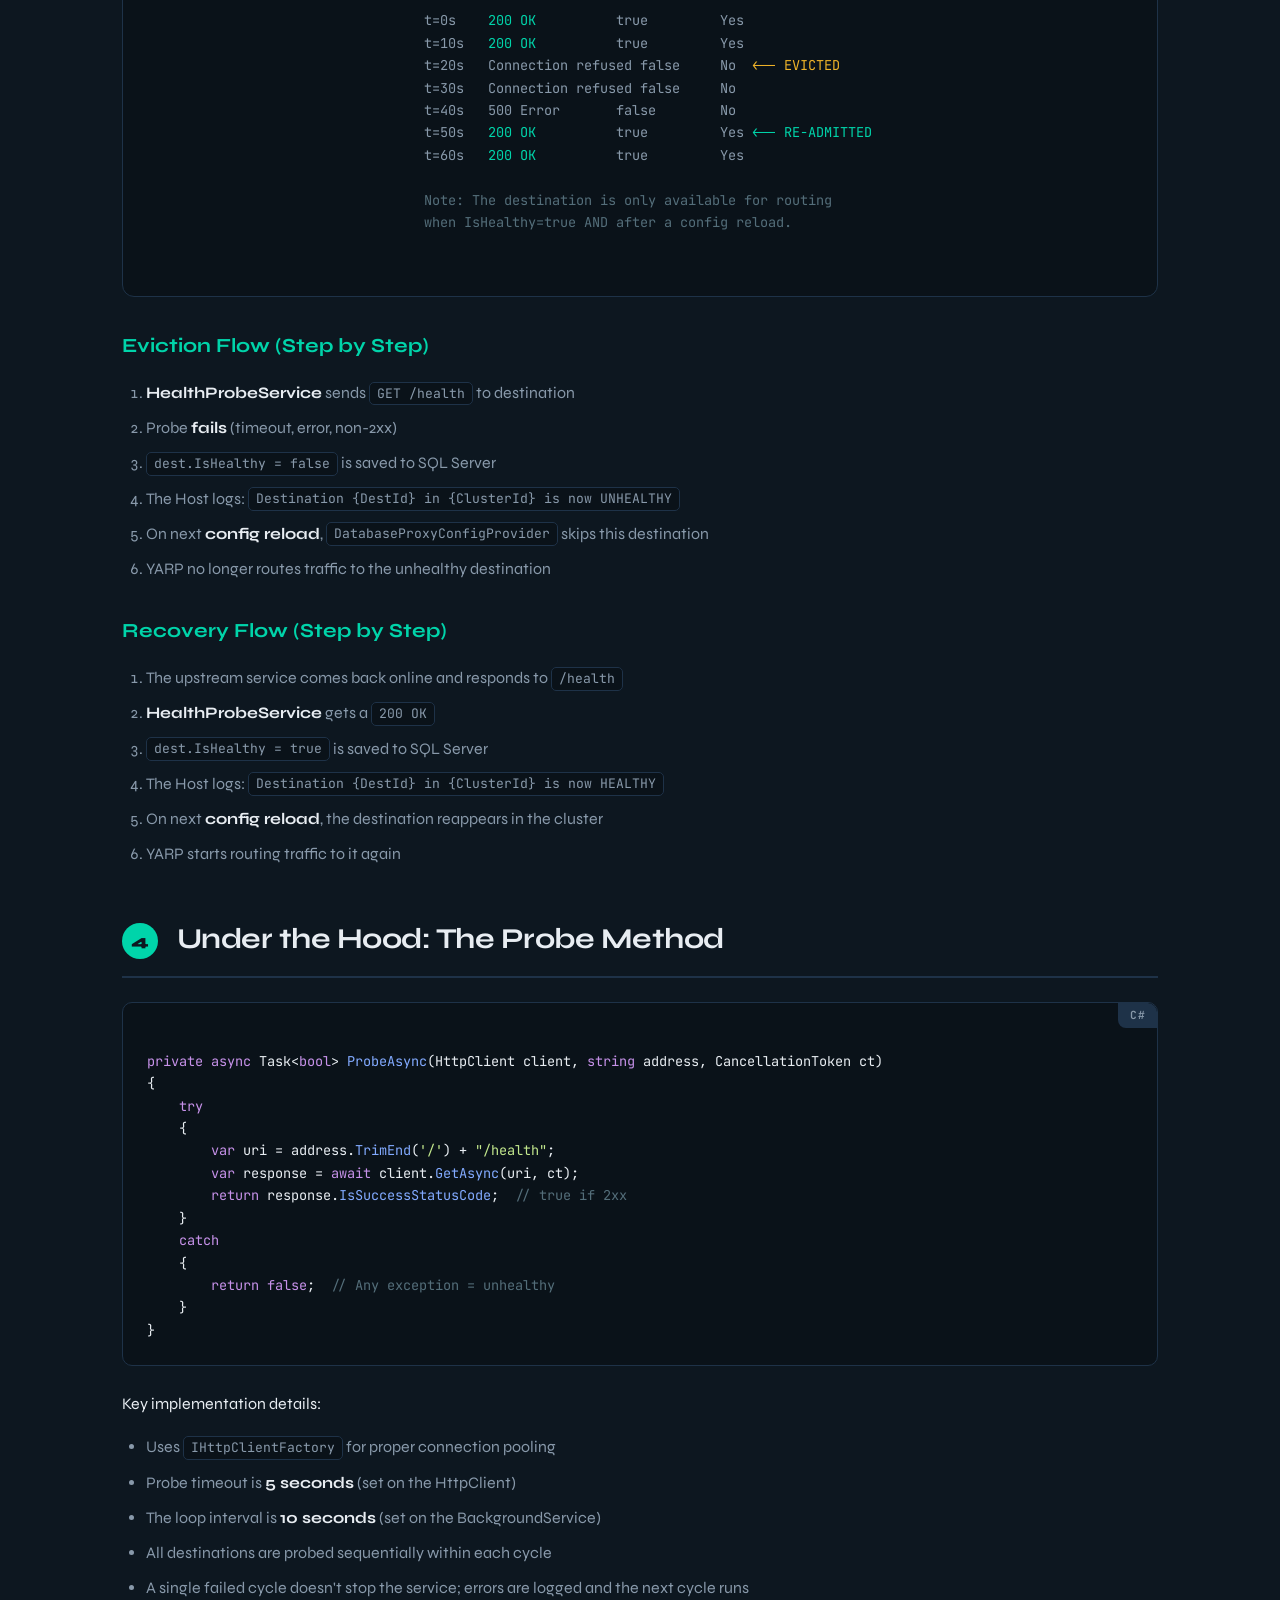
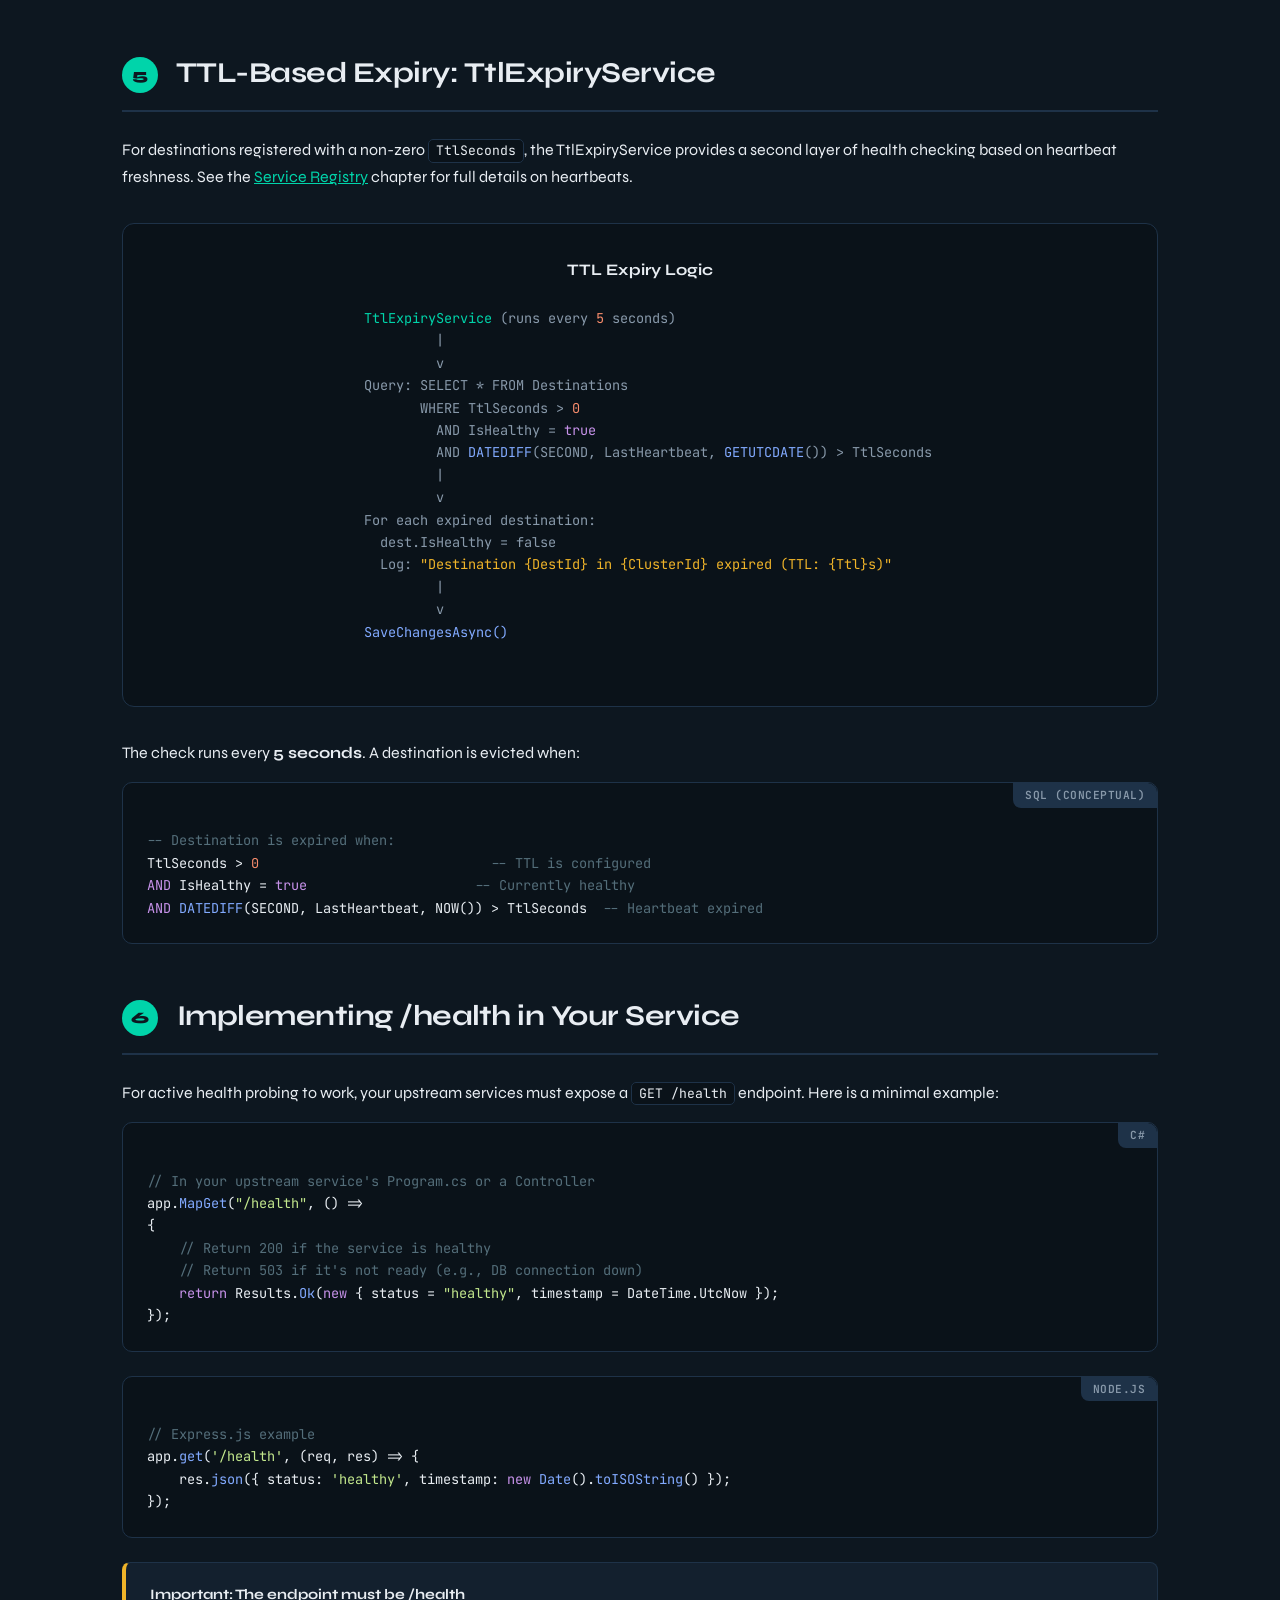
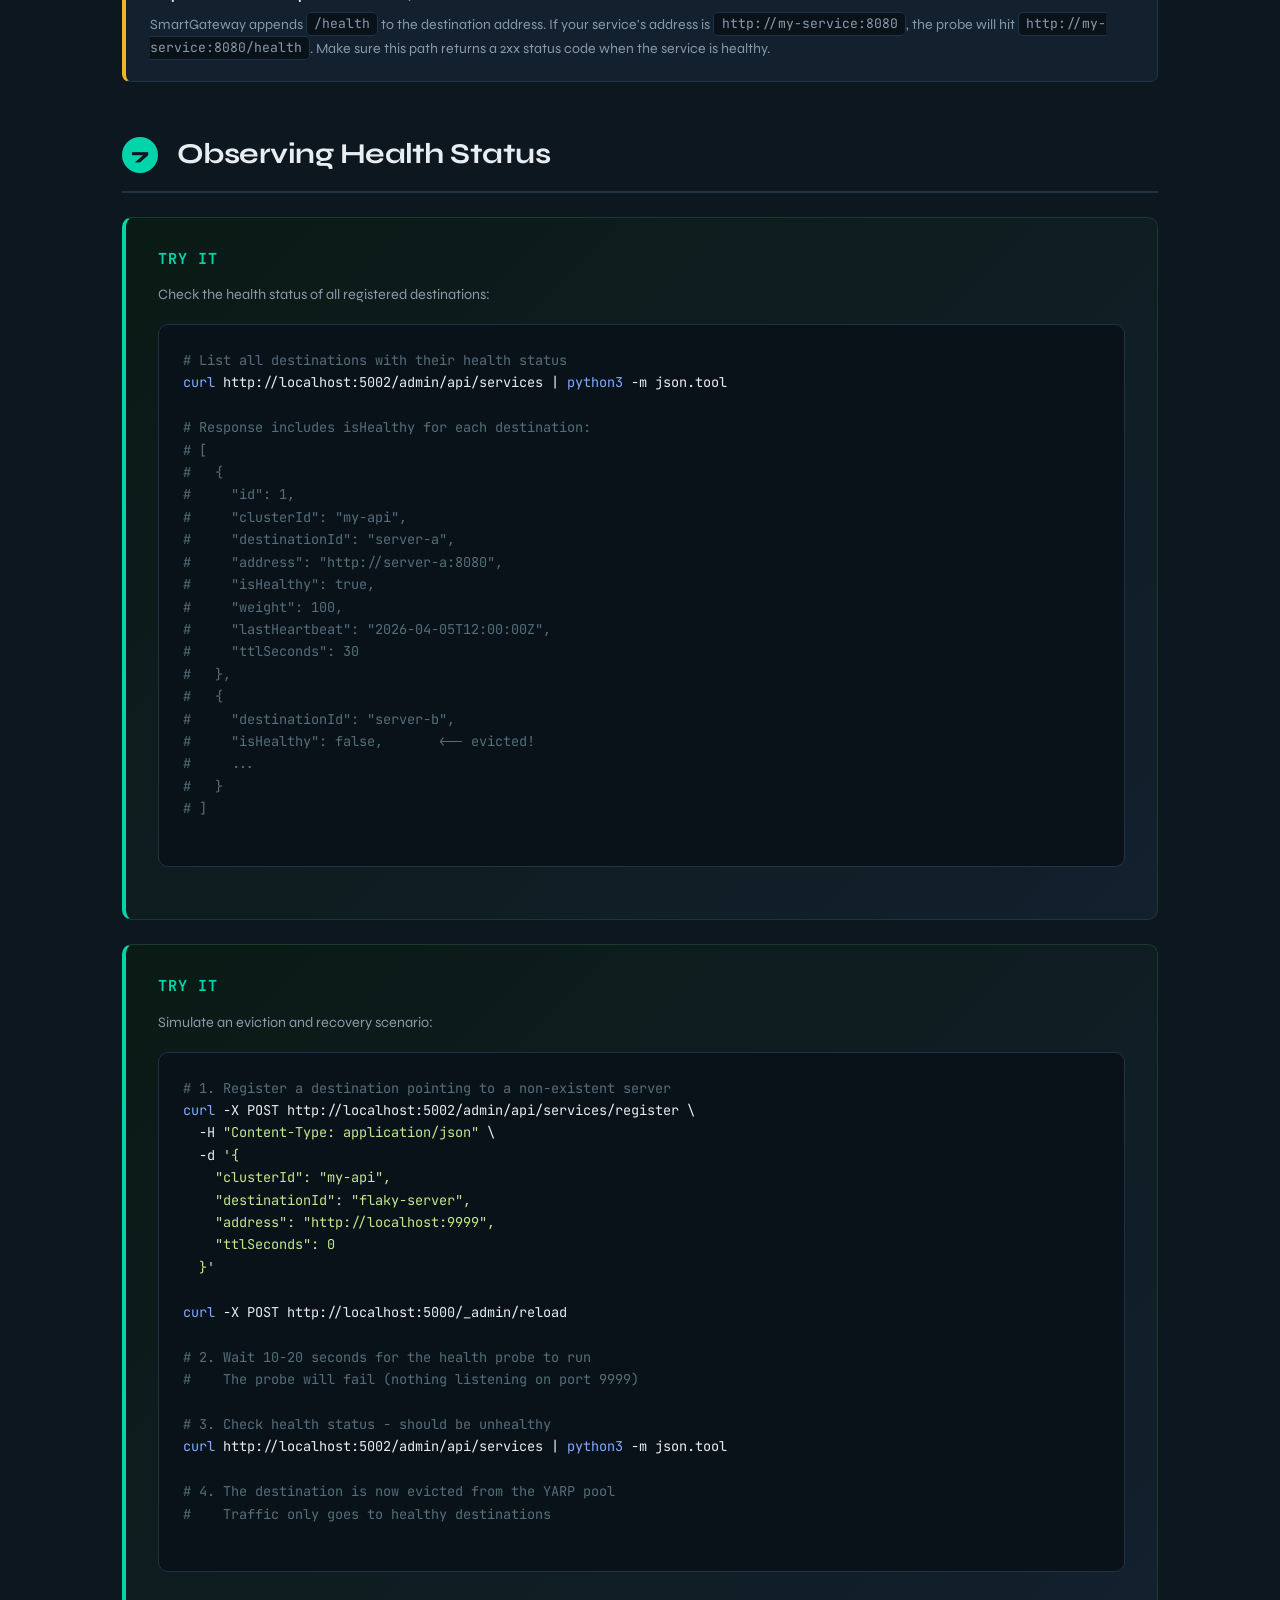
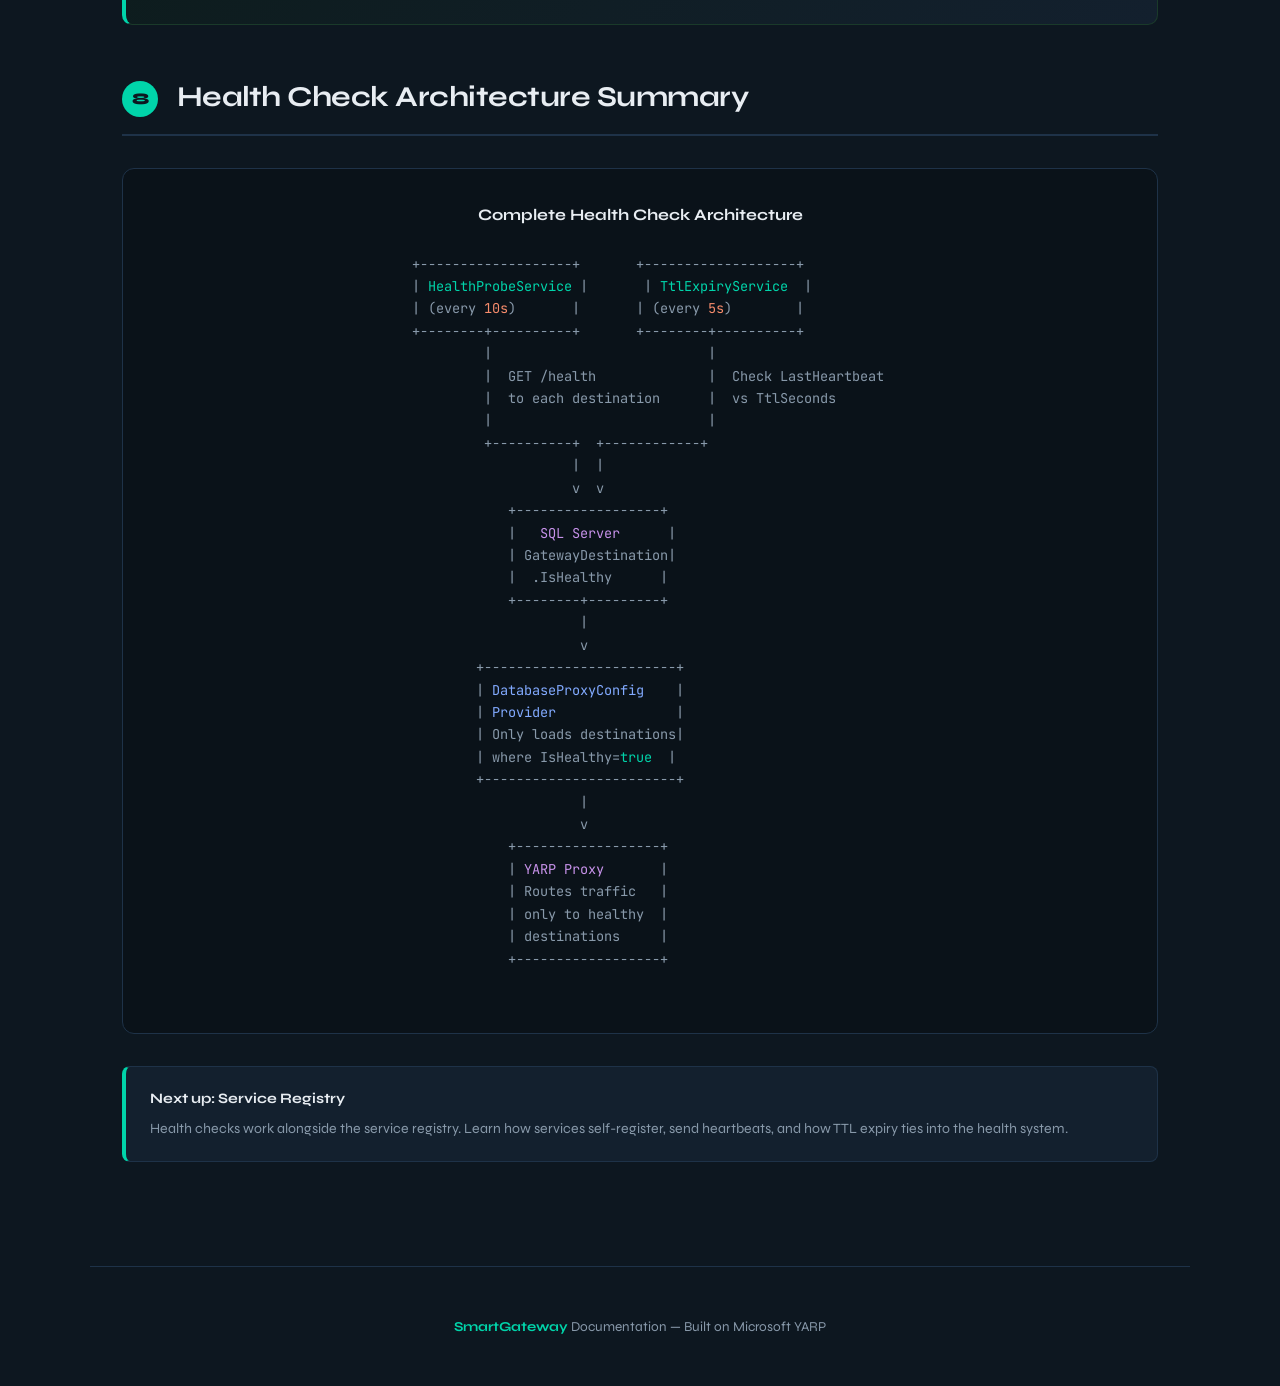
<file: docs/04-health-checks.html>
<!DOCTYPE html>
<html lang="en">
<head>
    <meta charset="UTF-8">
    <meta name="viewport" content="width=device-width, initial-scale=1.0">
    <title>Health Checks - SmartGateway Documentation</title>
    <link href="https://fonts.googleapis.com/css2?family=Syne:wght@400;600;700;800&family=JetBrains+Mono:wght@400;500;700&display=swap" rel="stylesheet">
    <style>
        *, *::before, *::after { box-sizing: border-box; margin: 0; padding: 0; }

        :root {
            --bg: #0d1720;
            --card: #13202e;
            --accent: #00d4aa;
            --accent-dim: #00d4aa33;
            --text: #e8edf2;
            --text-muted: #8899aa;
            --border: #1e3248;
            --code-bg: #0a1219;
            --success: #00d4aa;
            --warning: #f0b429;
            --error: #ff6b6b;
        }

        body {
            font-family: 'Syne', sans-serif;
            background: var(--bg);
            color: var(--text);
            line-height: 1.7;
            min-height: 100vh;
        }

        nav {
            background: var(--card);
            border-bottom: 1px solid var(--border);
            padding: 0 2rem;
            position: sticky;
            top: 0;
            z-index: 100;
            backdrop-filter: blur(12px);
        }

        nav .nav-inner {
            max-width: 1100px;
            margin: 0 auto;
            display: flex;
            align-items: center;
            gap: 2rem;
            height: 64px;
            overflow-x: auto;
        }

        nav .logo { font-weight: 800; font-size: 1.15rem; color: var(--accent); white-space: nowrap; letter-spacing: -0.5px; }

        nav a {
            color: var(--text-muted); text-decoration: none; font-size: 0.85rem; font-weight: 600;
            white-space: nowrap; padding: 0.3rem 0.7rem; border-radius: 6px; transition: all 0.2s;
        }
        nav a:hover { color: var(--text); background: var(--accent-dim); }
        nav a.active { color: var(--accent); background: var(--accent-dim); }

        main { max-width: 1100px; margin: 0 auto; padding: 3rem 2rem 5rem; }

        .hero { text-align: center; padding: 3rem 0 4rem; }

        .hero .badge {
            display: inline-block; background: var(--accent-dim); color: var(--accent);
            padding: 0.35rem 1rem; border-radius: 999px; font-size: 0.8rem; font-weight: 600;
            margin-bottom: 1.5rem; font-family: 'JetBrains Mono', monospace;
        }

        .hero h1 { font-size: 2.8rem; font-weight: 800; line-height: 1.15; margin-bottom: 1rem; letter-spacing: -1px; }
        .hero h1 span { color: var(--accent); }
        .hero p { color: var(--text-muted); font-size: 1.1rem; max-width: 640px; margin: 0 auto; }

        h2 {
            font-size: 1.8rem; font-weight: 700; margin: 3rem 0 1.5rem; letter-spacing: -0.5px;
            padding-bottom: 0.75rem; border-bottom: 2px solid var(--border);
        }

        h2 .step-num {
            display: inline-block; background: var(--accent); color: var(--bg);
            width: 36px; height: 36px; line-height: 36px; text-align: center;
            border-radius: 50%; font-size: 1rem; font-weight: 800; margin-right: 0.75rem; vertical-align: middle;
        }

        h3 { font-size: 1.25rem; font-weight: 700; margin: 2rem 0 1rem; color: var(--accent); }
        p { margin-bottom: 1rem; }

        .card {
            background: var(--card); border: 1px solid var(--border); border-radius: 12px;
            padding: 2rem; margin: 1.5rem 0;
        }

        .card-grid {
            display: grid; grid-template-columns: repeat(auto-fit, minmax(280px, 1fr));
            gap: 1.25rem; margin: 1.5rem 0;
        }
        .card-grid .card { margin: 0; }
        .card h4 { font-size: 1.05rem; font-weight: 700; margin-bottom: 0.5rem; }
        .card p { color: var(--text-muted); font-size: 0.92rem; }

        pre {
            background: var(--code-bg); border: 1px solid var(--border); border-radius: 10px;
            padding: 1.5rem; overflow-x: auto; margin: 1rem 0 1.5rem;
            font-family: 'JetBrains Mono', monospace; font-size: 0.85rem; line-height: 1.65; position: relative;
        }

        pre .label {
            position: absolute; top: 0; right: 0; background: var(--border); color: var(--text-muted);
            padding: 0.2rem 0.75rem; border-radius: 0 9px 0 8px; font-size: 0.7rem;
            font-weight: 600; text-transform: uppercase; letter-spacing: 0.5px;
        }

        code { font-family: 'JetBrains Mono', monospace; }

        p code, li code, td code {
            background: var(--code-bg); border: 1px solid var(--border); padding: 0.15rem 0.45rem;
            border-radius: 5px; font-size: 0.82rem;
        }

        .kw { color: #c792ea; } .str { color: #c3e88d; } .fn { color: #82aaff; }
        .cm { color: #546e7a; } .num { color: #f78c6c; } .acc { color: #00d4aa; } .flag { color: #f0b429; }

        .try-it {
            background: linear-gradient(135deg, #0a1a14, #13202e); border: 1px solid #1a3a2a;
            border-left: 4px solid var(--accent); border-radius: 10px; padding: 1.75rem 2rem; margin: 1.5rem 0;
        }

        .try-it h4 {
            color: var(--accent); font-size: 0.95rem; font-weight: 700; margin-bottom: 0.75rem;
            text-transform: uppercase; letter-spacing: 1px; font-family: 'JetBrains Mono', monospace;
        }
        .try-it p { color: var(--text-muted); font-size: 0.9rem; margin-bottom: 1rem; }

        .diagram {
            background: var(--code-bg); border: 1px solid var(--border); border-radius: 12px;
            padding: 2rem; margin: 2rem 0; overflow-x: auto; text-align: center;
        }

        .diagram pre { background: none; border: none; padding: 0; margin: 0; display: inline-block; text-align: left; color: var(--text-muted); }

        .diagram .title {
            display: block; font-family: 'Syne', sans-serif; font-weight: 700; font-size: 1rem;
            color: var(--text); margin-bottom: 1.5rem; text-align: center;
        }

        ul, ol { margin: 0.75rem 0 1.25rem 1.5rem; }
        li { margin-bottom: 0.5rem; color: var(--text-muted); }
        li strong { color: var(--text); }

        table { width: 100%; border-collapse: collapse; margin: 1.25rem 0; font-size: 0.9rem; }
        th, td { border: 1px solid var(--border); padding: 0.75rem 1rem; text-align: left; }
        th { background: var(--card); font-weight: 700; color: var(--accent); }
        td { color: var(--text-muted); }

        .callout {
            background: var(--card); border: 1px solid var(--border); border-left: 4px solid var(--warning);
            border-radius: 8px; padding: 1.25rem 1.5rem; margin: 1.5rem 0;
        }
        .callout.info { border-left-color: #5bc0eb; }
        .callout.success { border-left-color: var(--accent); }
        .callout strong { display: block; margin-bottom: 0.35rem; font-size: 0.9rem; }
        .callout p { font-size: 0.88rem; color: var(--text-muted); margin: 0; }

        /* State machine styles */
        .state-machine {
            display: flex;
            align-items: center;
            justify-content: center;
            gap: 0;
            margin: 2rem 0;
            flex-wrap: wrap;
        }

        .state {
            padding: 0.8rem 1.5rem;
            border-radius: 10px;
            font-family: 'JetBrains Mono', monospace;
            font-size: 0.85rem;
            font-weight: 700;
            text-align: center;
            min-width: 120px;
        }

        .state.healthy { background: #00d4aa22; color: var(--accent); border: 2px solid var(--accent); }
        .state.unhealthy { background: #ff6b6b22; color: var(--error); border: 2px solid var(--error); }
        .state.evicted { background: #f0b42922; color: var(--warning); border: 2px solid var(--warning); }

        .state-arrow {
            padding: 0.3rem 0.75rem;
            color: var(--text-muted);
            font-family: 'JetBrains Mono', monospace;
            font-size: 0.75rem;
            text-align: center;
        }

        footer {
            max-width: 1100px; margin: 0 auto; padding: 3rem 2rem;
            text-align: center; border-top: 1px solid var(--border); color: var(--text-muted); font-size: 0.85rem;
        }
        footer span { color: var(--accent); font-weight: 700; }

        @media (max-width: 768px) {
            .hero h1 { font-size: 2rem; }
            main { padding: 2rem 1rem; }
            nav .nav-inner { gap: 0.75rem; }
            nav a { font-size: 0.75rem; padding: 0.2rem 0.5rem; }
            .state-machine { gap: 0.5rem; }
        }
    </style>
</head>
<body>

<nav>
    <div class="nav-inner">
        <span class="logo">SmartGateway</span>
        <a href="01-getting-started.html">Getting Started</a>
        <a href="02-routing-clusters.html">Routing</a>
        <a href="03-load-balancing.html">Load Balancing</a>
        <a href="04-health-checks.html" class="active">Health Checks</a>
        <a href="05-service-registry.html">Service Registry</a>
        <a href="06-resilience.html">Resilience</a>
    </div>
</nav>

<main>

<div class="hero">
    <span class="badge">CHAPTER 04</span>
    <h1><span>Health Checks</span> &amp; Probing</h1>
    <p>SmartGateway actively probes destination health every 10 seconds, automatically evicting unhealthy servers and re-admitting them when they recover.</p>
</div>

<!-- Two Systems -->
<h2><span class="step-num">1</span> Two Health Check Systems</h2>

<p>SmartGateway uses two complementary systems to maintain cluster health:</p>

<div class="card-grid">
    <div class="card">
        <h4>Active Health Probing</h4>
        <p><strong>HealthProbeService</strong> is a background service that runs every 10 seconds. It sends <code>GET /health</code> to every destination. If the response is not 2xx (or the request fails), the destination is marked unhealthy and removed from the load-balancing pool.</p>
    </div>
    <div class="card">
        <h4>TTL-Based Expiry</h4>
        <p><strong>TtlExpiryService</strong> is a background service that runs every 5 seconds. For destinations with a non-zero <code>TtlSeconds</code>, it checks if the last heartbeat was too long ago. Expired destinations are marked unhealthy.</p>
    </div>
</div>

<!-- How HealthProbeService Works -->
<h2><span class="step-num">2</span> Active Health Probing: HealthProbeService</h2>

<div class="diagram">
    <span class="title">HealthProbeService Lifecycle (every 10 seconds)</span>
    <pre>
  +-------------------+
  | <span class="acc">HealthProbeService</span> |  (BackgroundService)
  +--------+----------+
           |
           |  <span class="cm">Every 10 seconds:</span>
           v
  +------------------------+
  | Load ALL destinations  |
  | from SQL Server        |
  +--------+---------------+
           |
           |  <span class="cm">For each destination:</span>
           v
  +------------------------+
  | Send <span class="fn">GET {address}/health</span>|
  | Timeout: <span class="num">5 seconds</span>     |
  +--------+---------------+
           |
     +-----+-----+
     |           |
  <span class="acc">2xx OK</span>    <span class="error">Non-2xx / Error</span>
     |           |
     v           v
  +--------+  +------------+
  |IsHealthy| |IsHealthy   |
  |= <span class="acc">true</span>  | |= <span class="error">false</span>    |
  +--------+  +------------+
           |
           v
  +------------------------+
  | <span class="fn">SaveChangesAsync()</span>     |
  | Persist health status  |
  | to SQL Server          |
  +------------------------+
           |
           v
  <span class="cm">DatabaseProxyConfigProvider only includes</span>
  <span class="cm">destinations where IsHealthy = true</span>
    </pre>
</div>

<h3>What Gets Probed</h3>
<p>For each destination in the database, the probe sends:</p>

<pre><span class="label">HTTP</span>
<span class="fn">GET</span> {destination.Address}<span class="str">/health</span>
Timeout: <span class="num">5</span> seconds
</pre>

<p>For example, if a destination has address <code>http://my-service:8080</code>, the probe hits <code>http://my-service:8080/health</code>.</p>

<h3>Success and Failure Criteria</h3>

<table>
    <tr><th>Result</th><th>IsHealthy</th><th>Effect on Routing</th></tr>
    <tr><td>HTTP 200-299 response</td><td><code>true</code></td><td>Destination stays in the load-balancing pool</td></tr>
    <tr><td>HTTP 4xx or 5xx response</td><td><code>false</code></td><td>Destination is removed from the pool</td></tr>
    <tr><td>Connection timeout (5s)</td><td><code>false</code></td><td>Destination is removed from the pool</td></tr>
    <tr><td>DNS resolution failure</td><td><code>false</code></td><td>Destination is removed from the pool</td></tr>
    <tr><td>Any exception</td><td><code>false</code></td><td>Destination is removed from the pool</td></tr>
</table>

<div class="callout info">
    <strong>How eviction works</strong>
    <p>The <code>DatabaseProxyConfigProvider</code> only includes destinations where <code>IsHealthy = true</code> in the YARP configuration. When it reloads, unhealthy destinations are simply absent from the cluster's destination list. YARP never sees them.</p>
</div>

<!-- Lifecycle Diagram -->
<h2><span class="step-num">3</span> The Full Health Lifecycle</h2>

<p>Here is the complete state diagram for a destination's health status:</p>

<div class="state-machine">
    <div class="state healthy">HEALTHY<br><small>In pool</small></div>
    <div class="state-arrow">-- probe fails --&gt;</div>
    <div class="state unhealthy">UNHEALTHY<br><small>Evicted</small></div>
    <div class="state-arrow">-- probe succeeds --&gt;</div>
    <div class="state healthy">HEALTHY<br><small>Re-admitted</small></div>
</div>

<div class="diagram">
    <span class="title">Detailed Health State Timeline</span>
    <pre>
  Time    Probe Result    IsHealthy    In YARP Pool?
  ----    ------------    ---------    -------------
  t=0s    <span class="acc">200 OK</span>          true         Yes
  t=10s   <span class="acc">200 OK</span>          true         Yes
  t=20s   <span class="error">Connection refused</span> false     No  <span class="flag">&lt;-- EVICTED</span>
  t=30s   <span class="error">Connection refused</span> false     No
  t=40s   <span class="error">500 Error</span>       false        No
  t=50s   <span class="acc">200 OK</span>          true         Yes <span class="acc">&lt;-- RE-ADMITTED</span>
  t=60s   <span class="acc">200 OK</span>          true         Yes

  <span class="cm">Note: The destination is only available for routing</span>
  <span class="cm">when IsHealthy=true AND after a config reload.</span>
    </pre>
</div>

<h3>Eviction Flow (Step by Step)</h3>
<ol>
    <li><strong>HealthProbeService</strong> sends <code>GET /health</code> to destination</li>
    <li>Probe <strong>fails</strong> (timeout, error, non-2xx)</li>
    <li><code>dest.IsHealthy = false</code> is saved to SQL Server</li>
    <li>The Host logs: <code>Destination {DestId} in {ClusterId} is now UNHEALTHY</code></li>
    <li>On next <strong>config reload</strong>, <code>DatabaseProxyConfigProvider</code> skips this destination</li>
    <li>YARP no longer routes traffic to the unhealthy destination</li>
</ol>

<h3>Recovery Flow (Step by Step)</h3>
<ol>
    <li>The upstream service comes back online and responds to <code>/health</code></li>
    <li><strong>HealthProbeService</strong> gets a <code>200 OK</code></li>
    <li><code>dest.IsHealthy = true</code> is saved to SQL Server</li>
    <li>The Host logs: <code>Destination {DestId} in {ClusterId} is now HEALTHY</code></li>
    <li>On next <strong>config reload</strong>, the destination reappears in the cluster</li>
    <li>YARP starts routing traffic to it again</li>
</ol>

<!-- Source Code -->
<h2><span class="step-num">4</span> Under the Hood: The Probe Method</h2>

<pre><span class="label">C#</span>
<span class="kw">private async</span> Task&lt;<span class="kw">bool</span>&gt; <span class="fn">ProbeAsync</span>(HttpClient client, <span class="kw">string</span> address, CancellationToken ct)
{
    <span class="kw">try</span>
    {
        <span class="kw">var</span> uri = address.<span class="fn">TrimEnd</span>(<span class="str">'/'</span>) + <span class="str">"/health"</span>;
        <span class="kw">var</span> response = <span class="kw">await</span> client.<span class="fn">GetAsync</span>(uri, ct);
        <span class="kw">return</span> response.<span class="fn">IsSuccessStatusCode</span>;  <span class="cm">// true if 2xx</span>
    }
    <span class="kw">catch</span>
    {
        <span class="kw">return false</span>;  <span class="cm">// Any exception = unhealthy</span>
    }
}
</pre>

<p>Key implementation details:</p>
<ul>
    <li>Uses <code>IHttpClientFactory</code> for proper connection pooling</li>
    <li>Probe timeout is <strong>5 seconds</strong> (set on the HttpClient)</li>
    <li>The loop interval is <strong>10 seconds</strong> (set on the BackgroundService)</li>
    <li>All destinations are probed sequentially within each cycle</li>
    <li>A single failed cycle doesn't stop the service; errors are logged and the next cycle runs</li>
</ul>

<!-- TTL Expiry -->
<h2><span class="step-num">5</span> TTL-Based Expiry: TtlExpiryService</h2>

<p>For destinations registered with a non-zero <code>TtlSeconds</code>, the TtlExpiryService provides a second layer of health checking based on heartbeat freshness. See the <a href="05-service-registry.html" style="color: var(--accent);">Service Registry</a> chapter for full details on heartbeats.</p>

<div class="diagram">
    <span class="title">TTL Expiry Logic</span>
    <pre>
  <span class="acc">TtlExpiryService</span> (runs every <span class="num">5</span> seconds)
           |
           v
  Query: SELECT * FROM Destinations
         WHERE TtlSeconds > <span class="num">0</span>
           AND IsHealthy = <span class="kw">true</span>
           AND <span class="fn">DATEDIFF</span>(SECOND, LastHeartbeat, <span class="fn">GETUTCDATE</span>()) > TtlSeconds
           |
           v
  For each expired destination:
    dest.IsHealthy = <span class="error">false</span>
    Log: <span class="flag">"Destination {DestId} in {ClusterId} expired (TTL: {Ttl}s)"</span>
           |
           v
  <span class="fn">SaveChangesAsync()</span>
    </pre>
</div>

<p>The check runs every <strong>5 seconds</strong>. A destination is evicted when:</p>

<pre><span class="label">SQL (conceptual)</span>
<span class="cm">-- Destination is expired when:</span>
TtlSeconds > <span class="num">0</span>                             <span class="cm">-- TTL is configured</span>
<span class="kw">AND</span> IsHealthy = <span class="kw">true</span>                     <span class="cm">-- Currently healthy</span>
<span class="kw">AND</span> <span class="fn">DATEDIFF</span>(SECOND, LastHeartbeat, NOW()) > TtlSeconds  <span class="cm">-- Heartbeat expired</span>
</pre>

<!-- Implementing /health -->
<h2><span class="step-num">6</span> Implementing /health in Your Service</h2>

<p>For active health probing to work, your upstream services must expose a <code>GET /health</code> endpoint. Here is a minimal example:</p>

<pre><span class="label">C#</span>
<span class="cm">// In your upstream service's Program.cs or a Controller</span>
app.<span class="fn">MapGet</span>(<span class="str">"/health"</span>, () =>
{
    <span class="cm">// Return 200 if the service is healthy</span>
    <span class="cm">// Return 503 if it's not ready (e.g., DB connection down)</span>
    <span class="kw">return</span> Results.<span class="fn">Ok</span>(<span class="kw">new</span> { status = <span class="str">"healthy"</span>, timestamp = DateTime.UtcNow });
});
</pre>

<pre><span class="label">Node.js</span>
<span class="cm">// Express.js example</span>
app.<span class="fn">get</span>(<span class="str">'/health'</span>, (req, res) => {
    res.<span class="fn">json</span>({ status: <span class="str">'healthy'</span>, timestamp: <span class="kw">new</span> <span class="fn">Date</span>().<span class="fn">toISOString</span>() });
});
</pre>

<div class="callout">
    <strong>Important: The endpoint must be /health</strong>
    <p>SmartGateway appends <code>/health</code> to the destination address. If your service's address is <code>http://my-service:8080</code>, the probe will hit <code>http://my-service:8080/health</code>. Make sure this path returns a 2xx status code when the service is healthy.</p>
</div>

<!-- Observing Health -->
<h2><span class="step-num">7</span> Observing Health Status</h2>

<div class="try-it">
    <h4>Try it</h4>
    <p>Check the health status of all registered destinations:</p>
    <pre>
<span class="cm"># List all destinations with their health status</span>
<span class="fn">curl</span> http://localhost:5002/admin/api/services | <span class="fn">python3</span> -m json.tool

<span class="cm"># Response includes isHealthy for each destination:</span>
<span class="cm"># [</span>
<span class="cm">#   {</span>
<span class="cm">#     "id": 1,</span>
<span class="cm">#     "clusterId": "my-api",</span>
<span class="cm">#     "destinationId": "server-a",</span>
<span class="cm">#     "address": "http://server-a:8080",</span>
<span class="cm">#     "isHealthy": true,</span>
<span class="cm">#     "weight": 100,</span>
<span class="cm">#     "lastHeartbeat": "2026-04-05T12:00:00Z",</span>
<span class="cm">#     "ttlSeconds": 30</span>
<span class="cm">#   },</span>
<span class="cm">#   {</span>
<span class="cm">#     "destinationId": "server-b",</span>
<span class="cm">#     "isHealthy": false,       &lt;-- evicted!</span>
<span class="cm">#     ...</span>
<span class="cm">#   }</span>
<span class="cm"># ]</span>
    </pre>
</div>

<div class="try-it">
    <h4>Try it</h4>
    <p>Simulate an eviction and recovery scenario:</p>
    <pre>
<span class="cm"># 1. Register a destination pointing to a non-existent server</span>
<span class="fn">curl</span> -X POST http://localhost:5002/admin/api/services/register \
  -H <span class="str">"Content-Type: application/json"</span> \
  -d <span class="str">'{
    "clusterId": "my-api",
    "destinationId": "flaky-server",
    "address": "http://localhost:9999",
    "ttlSeconds": 0
  }'</span>

<span class="fn">curl</span> -X POST http://localhost:5000/_admin/reload

<span class="cm"># 2. Wait 10-20 seconds for the health probe to run</span>
<span class="cm">#    The probe will fail (nothing listening on port 9999)</span>

<span class="cm"># 3. Check health status - should be unhealthy</span>
<span class="fn">curl</span> http://localhost:5002/admin/api/services | <span class="fn">python3</span> -m json.tool

<span class="cm"># 4. The destination is now evicted from the YARP pool</span>
<span class="cm">#    Traffic only goes to healthy destinations</span>
    </pre>
</div>

<!-- Summary Diagram -->
<h2><span class="step-num">8</span> Health Check Architecture Summary</h2>

<div class="diagram">
    <span class="title">Complete Health Check Architecture</span>
    <pre>
  +-------------------+       +-------------------+
  | <span class="acc">HealthProbeService</span> |       | <span class="acc">TtlExpiryService</span>  |
  | (every <span class="num">10s</span>)       |       | (every <span class="num">5s</span>)        |
  +--------+----------+       +--------+----------+
           |                           |
           |  GET /health              |  Check LastHeartbeat
           |  to each destination      |  vs TtlSeconds
           |                           |
           +----------+  +------------+
                      |  |
                      v  v
              +------------------+
              |   <span class="kw">SQL Server</span>      |
              | GatewayDestination|
              |  .IsHealthy      |
              +--------+---------+
                       |
                       v
          +------------------------+
          | <span class="fn">DatabaseProxyConfig</span>    |
          | <span class="fn">Provider</span>               |
          | Only loads destinations|
          | where IsHealthy=<span class="acc">true</span>  |
          +------------------------+
                       |
                       v
              +------------------+
              | <span class="kw">YARP Proxy</span>       |
              | Routes traffic   |
              | only to healthy  |
              | destinations     |
              +------------------+
    </pre>
</div>

<div class="callout success">
    <strong>Next up: Service Registry</strong>
    <p>Health checks work alongside the service registry. Learn how services self-register, send heartbeats, and how TTL expiry ties into the health system.</p>
</div>

</main>

<footer>
    <span>SmartGateway</span> Documentation &mdash; Built on Microsoft YARP
</footer>

</body>
</html>
</file>
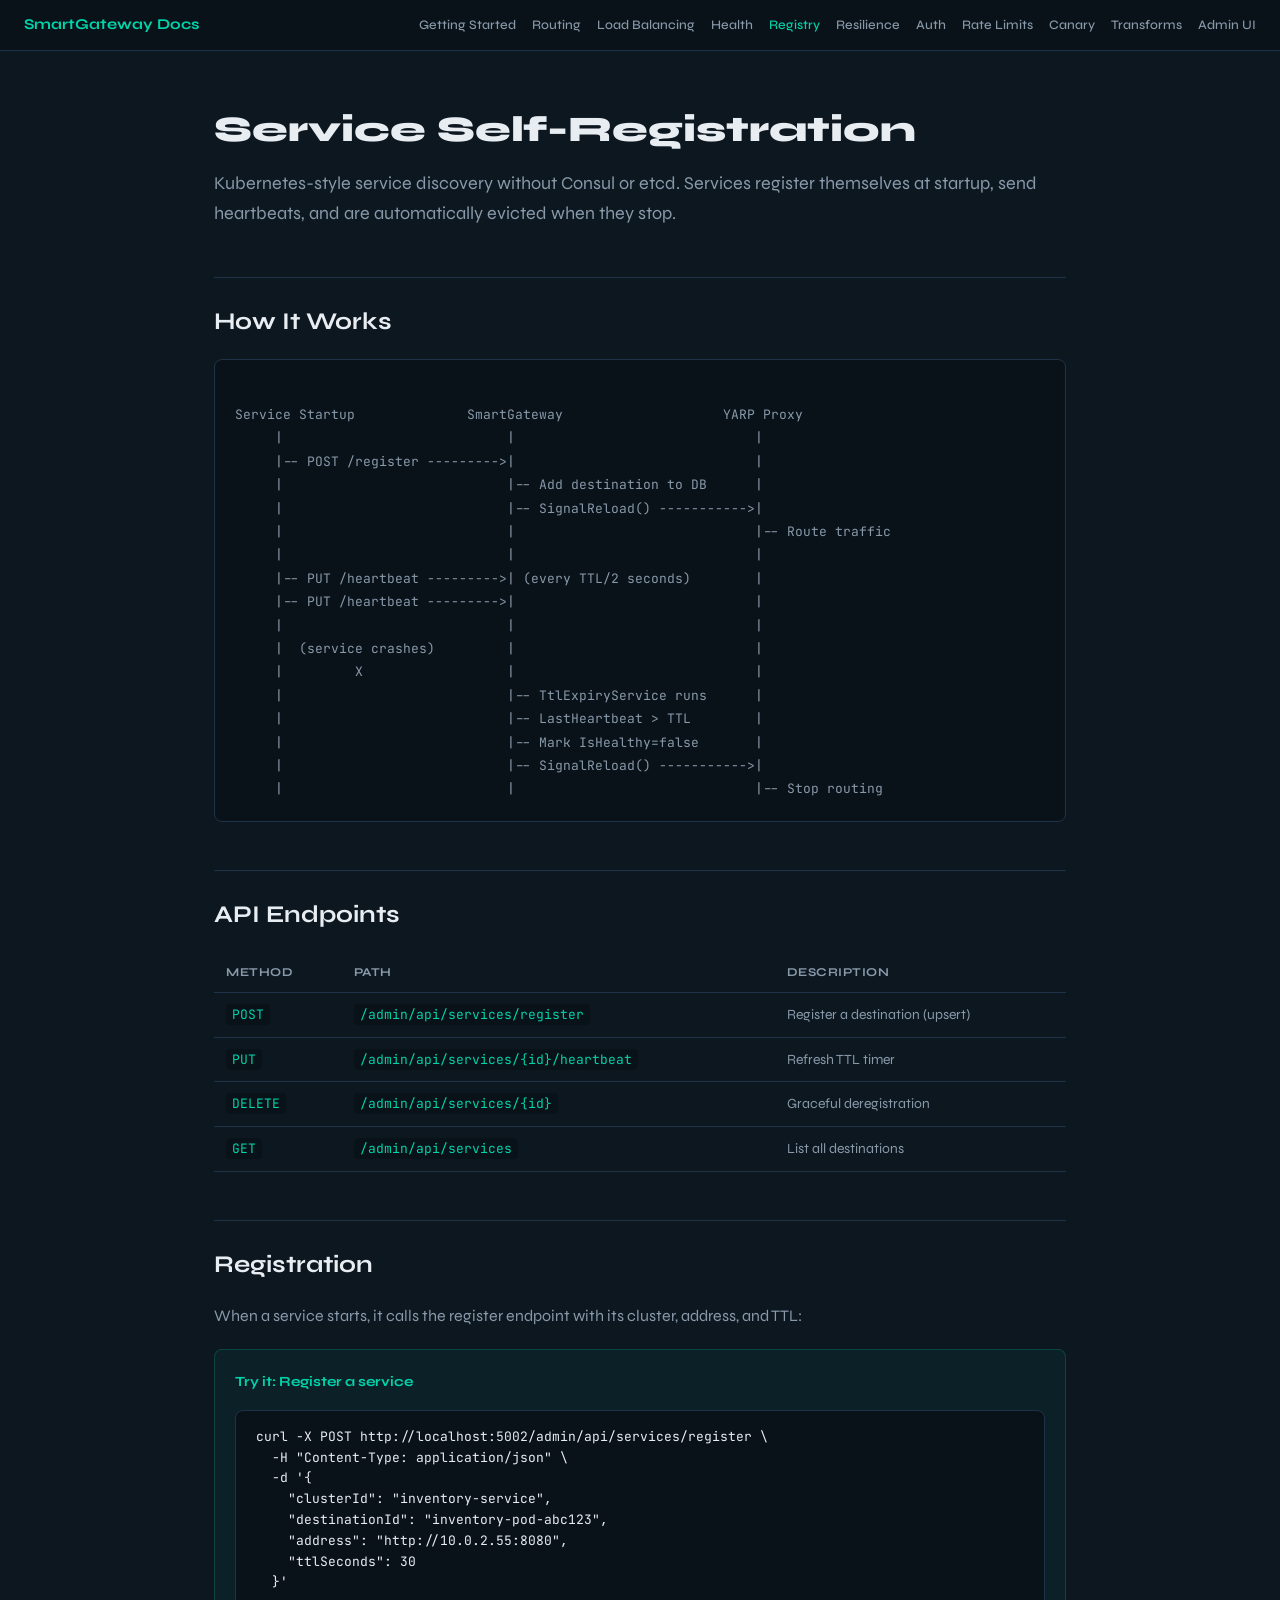
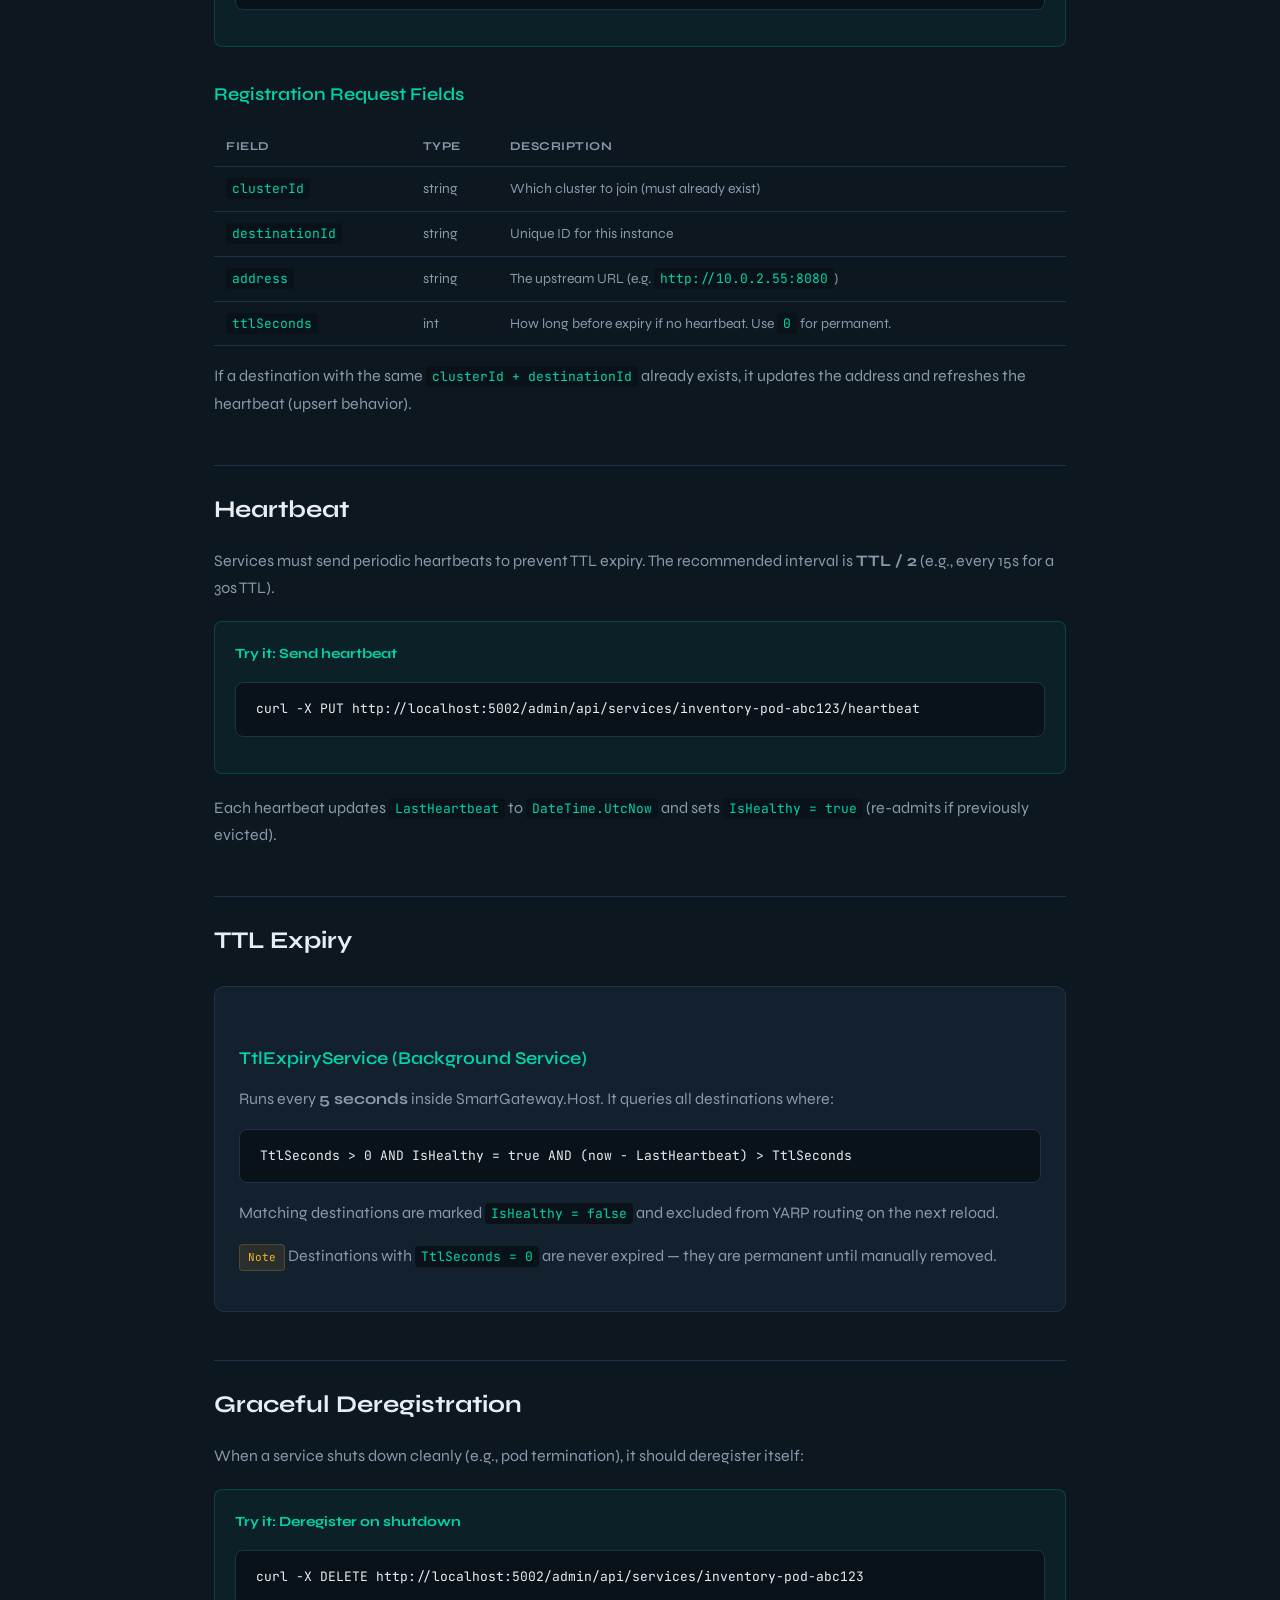
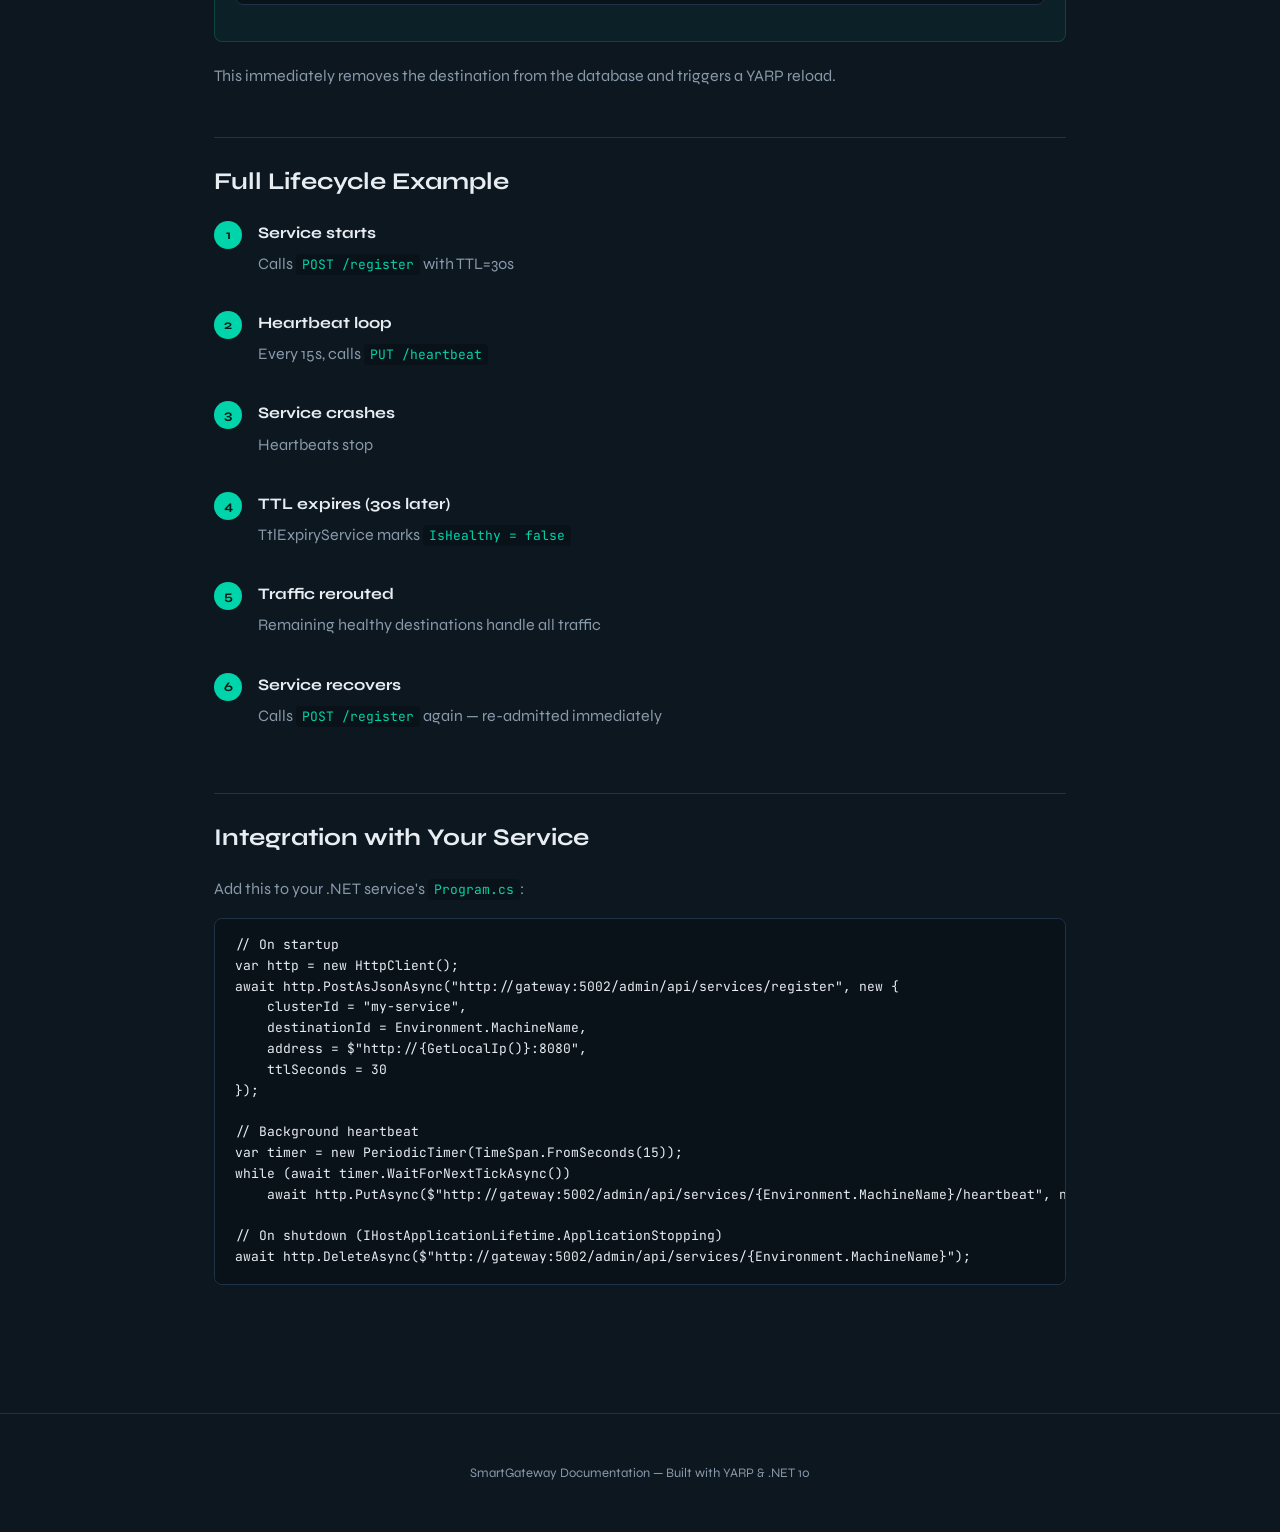
<file: docs/05-service-registry.html>
<!DOCTYPE html>
<html lang="en">
<head>
    <meta charset="UTF-8">
    <meta name="viewport" content="width=device-width, initial-scale=1.0">
    <title>Service Registry - SmartGateway Documentation</title>
    <link href="https://fonts.googleapis.com/css2?family=Syne:wght@400;600;700;800&family=JetBrains+Mono:wght@400;500;700&display=swap" rel="stylesheet">
    <style>
        *,*::before,*::after{box-sizing:border-box;margin:0;padding:0}
        :root{--bg:#0d1720;--card:#13202e;--accent:#00d4aa;--accent-dim:#00d4aa33;--text:#e8edf2;--text-muted:#8899aa;--border:#1e3248;--code-bg:#0a1219;--success:#00d4aa;--warning:#f0b429;--error:#ff6b6b}
        body{font-family:'Syne',sans-serif;background:var(--bg);color:var(--text);line-height:1.7;min-height:100vh}
        .nav{background:#0a1219;border-bottom:1px solid var(--border);padding:12px 24px;display:flex;align-items:center;gap:16px;flex-wrap:wrap;position:sticky;top:0;z-index:100}
        .nav a{color:var(--text-muted);text-decoration:none;font-size:13px;font-weight:500;transition:color .15s}
        .nav a:hover,.nav a.active{color:var(--accent)}
        .nav-brand{color:var(--accent);font-weight:700;font-size:15px;margin-right:auto}
        .container{max-width:900px;margin:0 auto;padding:48px 24px}
        h1{font-size:36px;font-weight:800;margin-bottom:8px;color:var(--text)}
        h2{font-size:24px;font-weight:700;margin:48px 0 16px;padding-top:24px;border-top:1px solid var(--border);color:var(--text)}
        h3{font-size:18px;font-weight:600;margin:32px 0 12px;color:var(--accent)}
        p{color:var(--text-muted);margin-bottom:16px}
        .subtitle{font-size:18px;color:var(--text-muted);margin-bottom:40px}
        .card{background:var(--card);border:1px solid var(--border);border-radius:10px;padding:24px;margin:24px 0}
        pre{background:var(--code-bg);border:1px solid var(--border);border-radius:8px;padding:16px 20px;overflow-x:auto;font-family:'JetBrains Mono',monospace;font-size:13px;line-height:1.6;color:var(--text);margin:16px 0}
        code{font-family:'JetBrains Mono',monospace;background:var(--code-bg);padding:2px 6px;border-radius:4px;font-size:13px;color:var(--accent)}
        .badge{display:inline-block;font-family:'JetBrains Mono',monospace;font-size:11px;padding:3px 8px;border-radius:4px;border:1px solid}
        .badge-green{background:rgba(0,212,170,0.1);color:var(--success);border-color:rgba(0,212,170,0.2)}
        .badge-yellow{background:rgba(240,180,41,0.1);color:var(--warning);border-color:rgba(240,180,41,0.2)}
        .badge-red{background:rgba(255,107,107,0.1);color:var(--error);border-color:rgba(255,107,107,0.2)}
        .diagram{font-family:'JetBrains Mono',monospace;font-size:13px;color:var(--text-muted);background:var(--code-bg);border:1px solid var(--border);border-radius:8px;padding:20px;line-height:1.8;overflow-x:auto;white-space:pre;margin:16px 0}
        .step{display:flex;gap:16px;margin:16px 0;align-items:flex-start}
        .step-num{background:var(--accent);color:#0a1a14;width:28px;height:28px;border-radius:50%;display:flex;align-items:center;justify-content:center;font-weight:700;font-size:13px;flex-shrink:0;margin-top:2px}
        .step-body{flex:1}
        .step-body strong{color:var(--text);display:block;margin-bottom:4px}
        table{width:100%;border-collapse:collapse;margin:16px 0;font-size:14px}
        th{text-align:left;padding:10px 12px;border-bottom:1px solid var(--border);color:var(--text-muted);font-size:12px;text-transform:uppercase;letter-spacing:0.5px}
        td{padding:10px 12px;border-bottom:1px solid var(--border);color:var(--text-muted)}
        .footer{text-align:center;padding:48px;color:var(--text-muted);font-size:13px;border-top:1px solid var(--border);margin-top:64px}
        .try-it{background:rgba(0,212,170,0.05);border:1px solid rgba(0,212,170,0.2);border-radius:8px;padding:20px;margin:20px 0}
        .try-it h4{color:var(--accent);font-size:14px;margin-bottom:12px}
    </style>
</head>
<body>
<nav class="nav">
    <span class="nav-brand">SmartGateway Docs</span>
    <a href="01-getting-started.html">Getting Started</a>
    <a href="02-routing-clusters.html">Routing</a>
    <a href="03-load-balancing.html">Load Balancing</a>
    <a href="04-health-checks.html">Health</a>
    <a href="05-service-registry.html" class="active">Registry</a>
    <a href="06-resilience.html">Resilience</a>
    <a href="07-authentication.html">Auth</a>
    <a href="08-rate-limiting.html">Rate Limits</a>
    <a href="09-canary-deployments.html">Canary</a>
    <a href="10-transforms.html">Transforms</a>
    <a href="11-admin-ui.html">Admin UI</a>
</nav>

<div class="container">
<h1>Service Self-Registration</h1>
<p class="subtitle">Kubernetes-style service discovery without Consul or etcd. Services register themselves at startup, send heartbeats, and are automatically evicted when they stop.</p>

<h2>How It Works</h2>

<div class="diagram">
Service Startup              SmartGateway                    YARP Proxy
     |                            |                              |
     |-- POST /register --------->|                              |
     |                            |-- Add destination to DB      |
     |                            |-- SignalReload() ----------->|
     |                            |                              |-- Route traffic
     |                            |                              |
     |-- PUT /heartbeat --------->| (every TTL/2 seconds)        |
     |-- PUT /heartbeat --------->|                              |
     |                            |                              |
     |  (service crashes)         |                              |
     |         X                  |                              |
     |                            |-- TtlExpiryService runs      |
     |                            |-- LastHeartbeat > TTL        |
     |                            |-- Mark IsHealthy=false       |
     |                            |-- SignalReload() ----------->|
     |                            |                              |-- Stop routing
</div>

<h2>API Endpoints</h2>

<table>
    <thead><tr><th>Method</th><th>Path</th><th>Description</th></tr></thead>
    <tbody>
        <tr><td><code>POST</code></td><td><code>/admin/api/services/register</code></td><td>Register a destination (upsert)</td></tr>
        <tr><td><code>PUT</code></td><td><code>/admin/api/services/{id}/heartbeat</code></td><td>Refresh TTL timer</td></tr>
        <tr><td><code>DELETE</code></td><td><code>/admin/api/services/{id}</code></td><td>Graceful deregistration</td></tr>
        <tr><td><code>GET</code></td><td><code>/admin/api/services</code></td><td>List all destinations</td></tr>
    </tbody>
</table>

<h2>Registration</h2>

<p>When a service starts, it calls the register endpoint with its cluster, address, and TTL:</p>

<div class="try-it">
<h4>Try it: Register a service</h4>
<pre>curl -X POST http://localhost:5002/admin/api/services/register \
  -H "Content-Type: application/json" \
  -d '{
    "clusterId": "inventory-service",
    "destinationId": "inventory-pod-abc123",
    "address": "http://10.0.2.55:8080",
    "ttlSeconds": 30
  }'</pre>
</div>

<h3>Registration Request Fields</h3>
<table>
    <thead><tr><th>Field</th><th>Type</th><th>Description</th></tr></thead>
    <tbody>
        <tr><td><code>clusterId</code></td><td>string</td><td>Which cluster to join (must already exist)</td></tr>
        <tr><td><code>destinationId</code></td><td>string</td><td>Unique ID for this instance</td></tr>
        <tr><td><code>address</code></td><td>string</td><td>The upstream URL (e.g. <code>http://10.0.2.55:8080</code>)</td></tr>
        <tr><td><code>ttlSeconds</code></td><td>int</td><td>How long before expiry if no heartbeat. Use <code>0</code> for permanent.</td></tr>
    </tbody>
</table>

<p>If a destination with the same <code>clusterId + destinationId</code> already exists, it updates the address and refreshes the heartbeat (upsert behavior).</p>

<h2>Heartbeat</h2>

<p>Services must send periodic heartbeats to prevent TTL expiry. The recommended interval is <strong>TTL / 2</strong> (e.g., every 15s for a 30s TTL).</p>

<div class="try-it">
<h4>Try it: Send heartbeat</h4>
<pre>curl -X PUT http://localhost:5002/admin/api/services/inventory-pod-abc123/heartbeat</pre>
</div>

<p>Each heartbeat updates <code>LastHeartbeat</code> to <code>DateTime.UtcNow</code> and sets <code>IsHealthy = true</code> (re-admits if previously evicted).</p>

<h2>TTL Expiry</h2>

<div class="card">
    <h3>TtlExpiryService (Background Service)</h3>
    <p>Runs every <strong>5 seconds</strong> inside SmartGateway.Host. It queries all destinations where:</p>
    <pre>TtlSeconds > 0 AND IsHealthy = true AND (now - LastHeartbeat) > TtlSeconds</pre>
    <p>Matching destinations are marked <code>IsHealthy = false</code> and excluded from YARP routing on the next reload.</p>
    <p><span class="badge badge-yellow">Note</span> Destinations with <code>TtlSeconds = 0</code> are never expired — they are permanent until manually removed.</p>
</div>

<h2>Graceful Deregistration</h2>

<p>When a service shuts down cleanly (e.g., pod termination), it should deregister itself:</p>

<div class="try-it">
<h4>Try it: Deregister on shutdown</h4>
<pre>curl -X DELETE http://localhost:5002/admin/api/services/inventory-pod-abc123</pre>
</div>

<p>This immediately removes the destination from the database and triggers a YARP reload.</p>

<h2>Full Lifecycle Example</h2>

<div class="step"><div class="step-num">1</div><div class="step-body"><strong>Service starts</strong><p>Calls <code>POST /register</code> with TTL=30s</p></div></div>
<div class="step"><div class="step-num">2</div><div class="step-body"><strong>Heartbeat loop</strong><p>Every 15s, calls <code>PUT /heartbeat</code></p></div></div>
<div class="step"><div class="step-num">3</div><div class="step-body"><strong>Service crashes</strong><p>Heartbeats stop</p></div></div>
<div class="step"><div class="step-num">4</div><div class="step-body"><strong>TTL expires (30s later)</strong><p>TtlExpiryService marks <code>IsHealthy = false</code></p></div></div>
<div class="step"><div class="step-num">5</div><div class="step-body"><strong>Traffic rerouted</strong><p>Remaining healthy destinations handle all traffic</p></div></div>
<div class="step"><div class="step-num">6</div><div class="step-body"><strong>Service recovers</strong><p>Calls <code>POST /register</code> again — re-admitted immediately</p></div></div>

<h2>Integration with Your Service</h2>

<p>Add this to your .NET service's <code>Program.cs</code>:</p>

<pre>// On startup
var http = new HttpClient();
await http.PostAsJsonAsync("http://gateway:5002/admin/api/services/register", new {
    clusterId = "my-service",
    destinationId = Environment.MachineName,
    address = $"http://{GetLocalIp()}:8080",
    ttlSeconds = 30
});

// Background heartbeat
var timer = new PeriodicTimer(TimeSpan.FromSeconds(15));
while (await timer.WaitForNextTickAsync())
    await http.PutAsync($"http://gateway:5002/admin/api/services/{Environment.MachineName}/heartbeat", null);

// On shutdown (IHostApplicationLifetime.ApplicationStopping)
await http.DeleteAsync($"http://gateway:5002/admin/api/services/{Environment.MachineName}");</pre>

</div>
<div class="footer">SmartGateway Documentation &mdash; Built with YARP &amp; .NET 10</div>
</body>
</html>
</file>
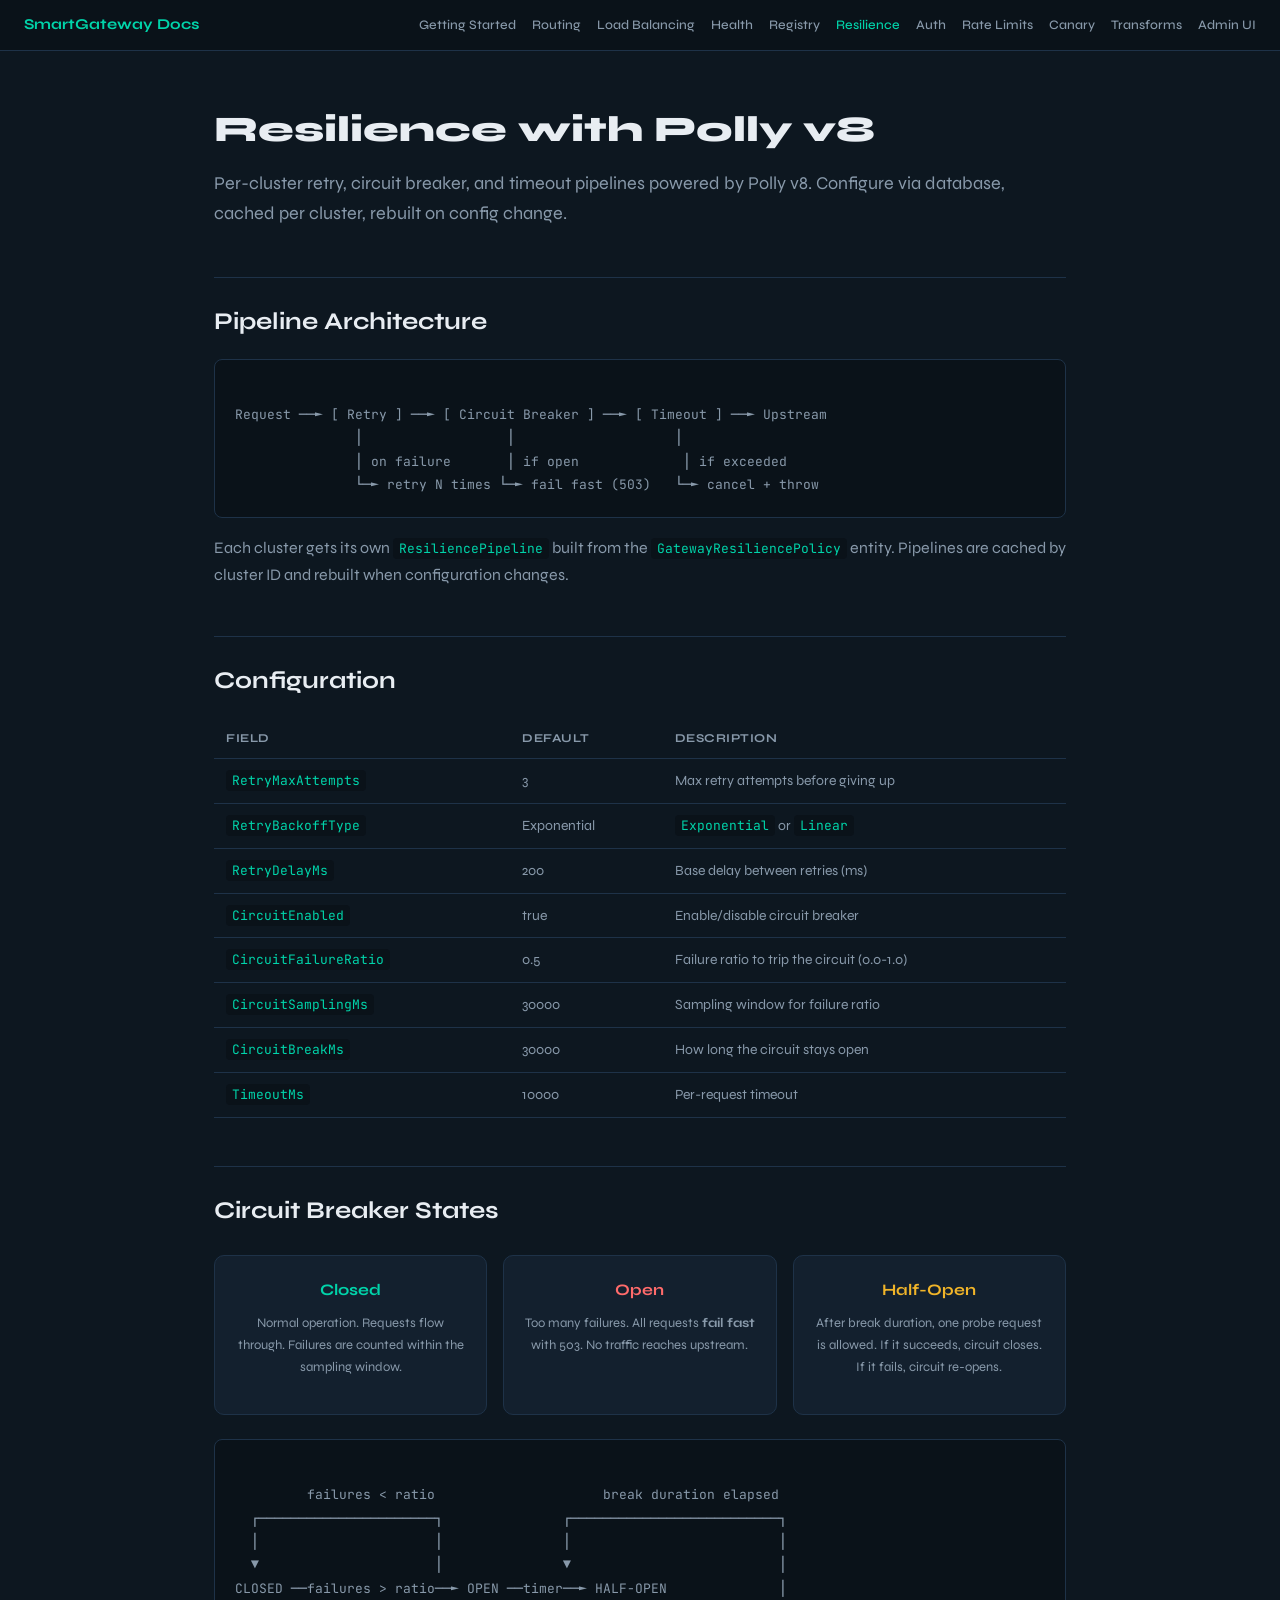
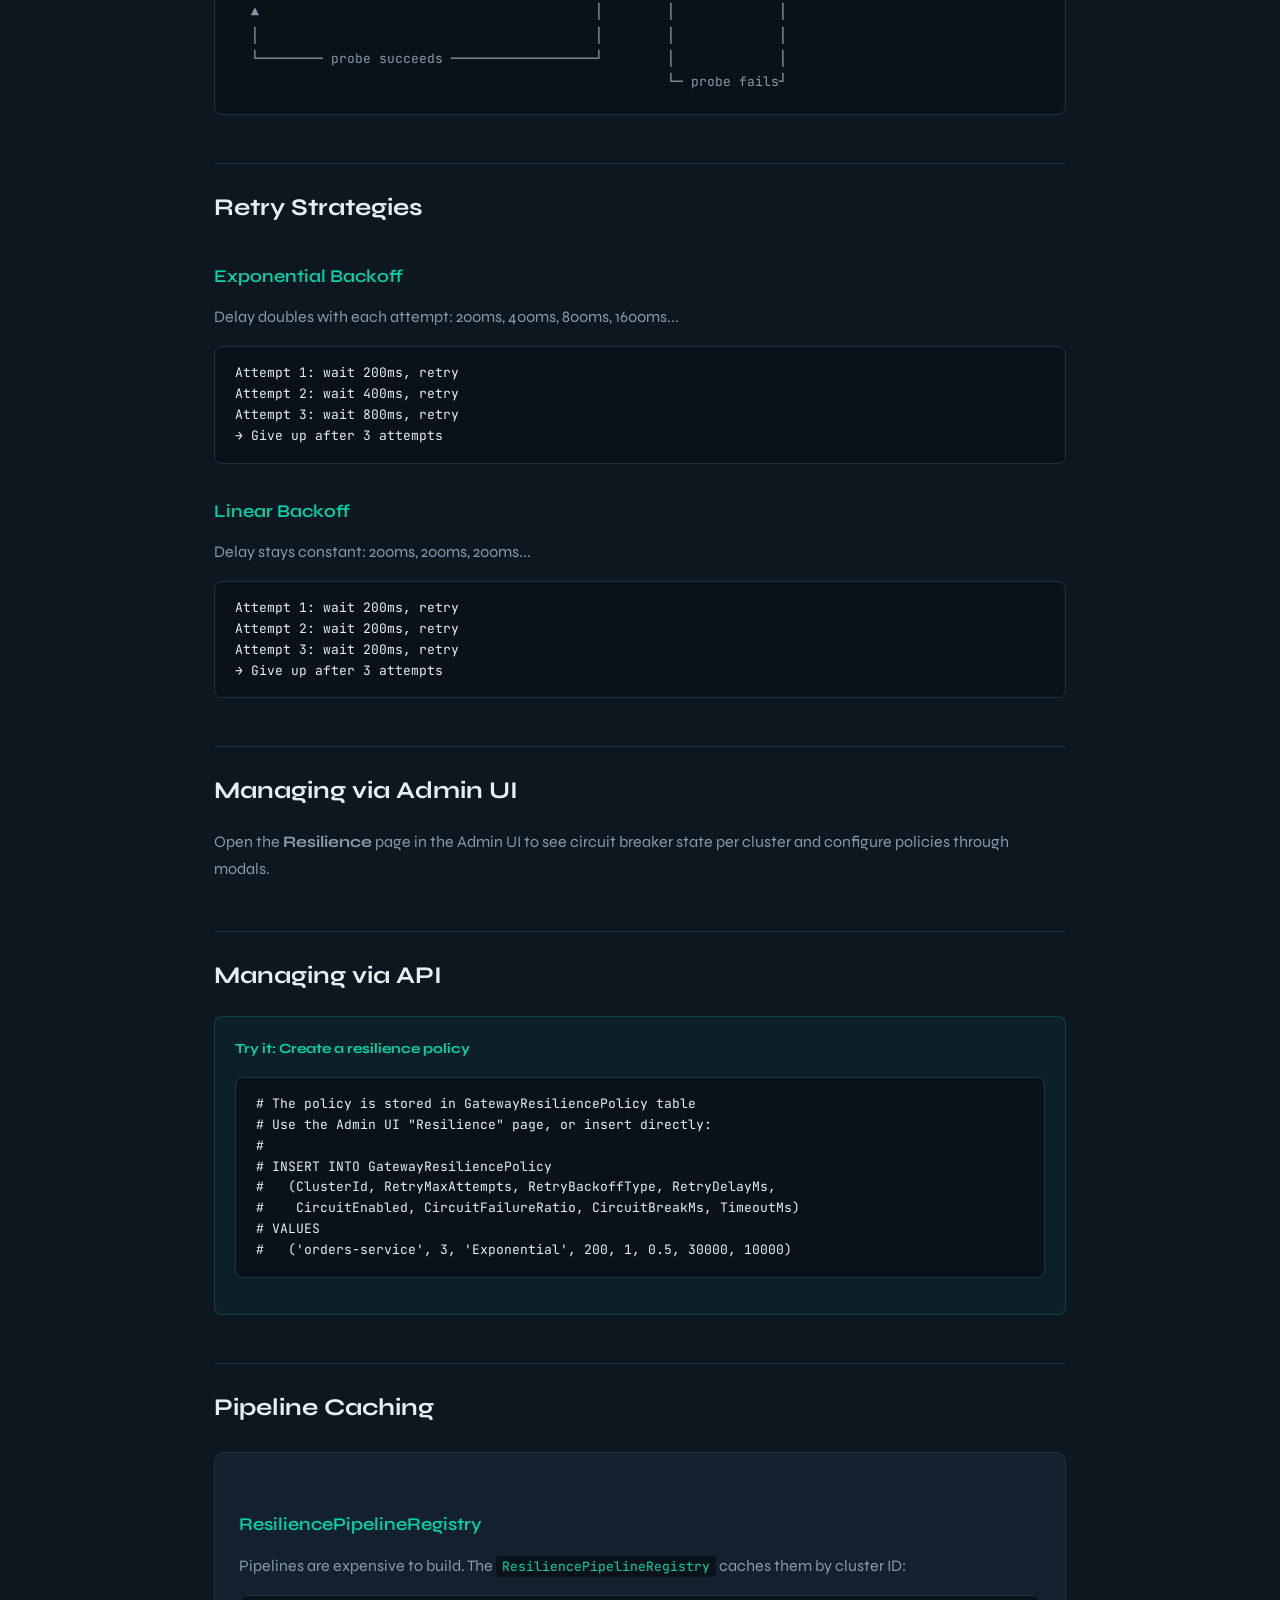
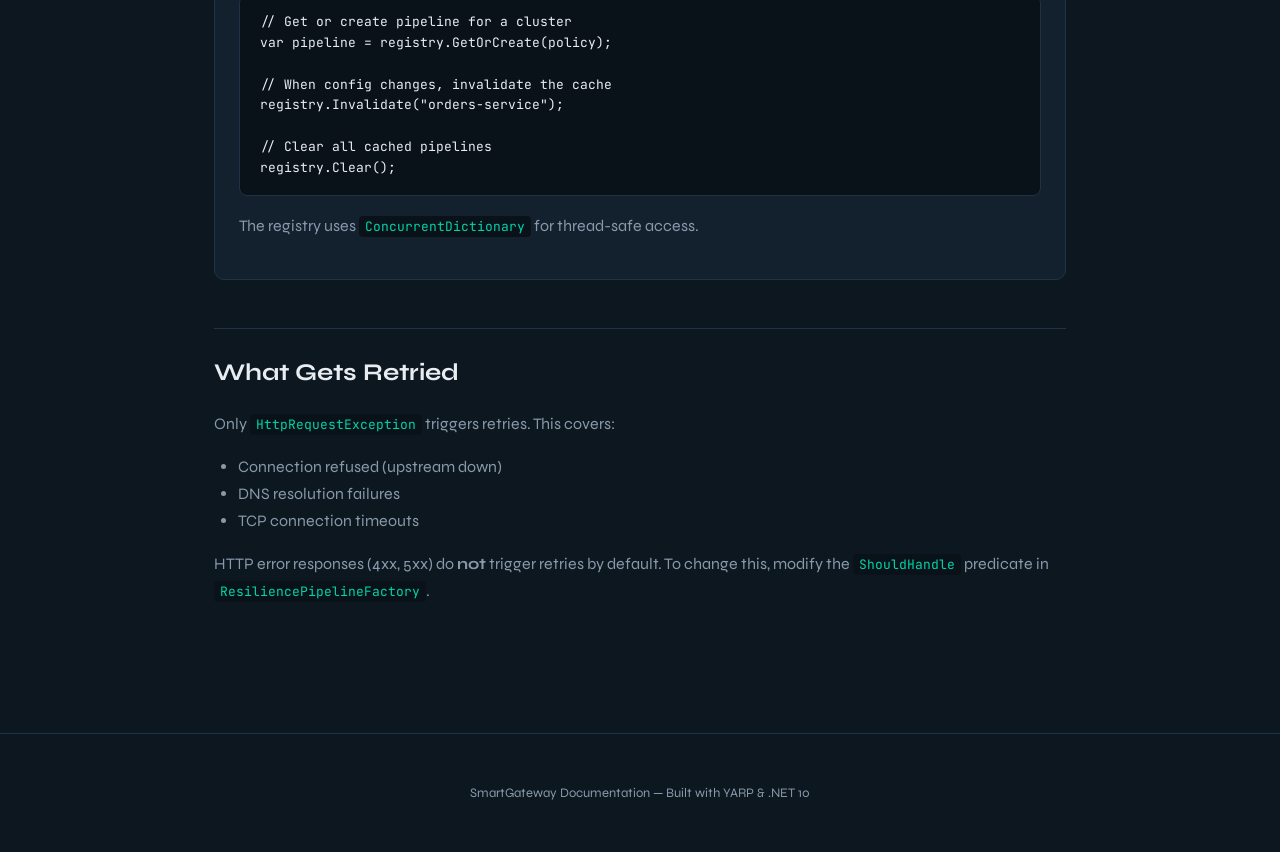
<file: docs/06-resilience.html>
<!DOCTYPE html>
<html lang="en">
<head>
    <meta charset="UTF-8">
    <meta name="viewport" content="width=device-width, initial-scale=1.0">
    <title>Resilience - SmartGateway Documentation</title>
    <link href="https://fonts.googleapis.com/css2?family=Syne:wght@400;600;700;800&family=JetBrains+Mono:wght@400;500;700&display=swap" rel="stylesheet">
    <style>
        *,*::before,*::after{box-sizing:border-box;margin:0;padding:0}
        :root{--bg:#0d1720;--card:#13202e;--accent:#00d4aa;--accent-dim:#00d4aa33;--text:#e8edf2;--text-muted:#8899aa;--border:#1e3248;--code-bg:#0a1219;--success:#00d4aa;--warning:#f0b429;--error:#ff6b6b}
        body{font-family:'Syne',sans-serif;background:var(--bg);color:var(--text);line-height:1.7;min-height:100vh}
        .nav{background:#0a1219;border-bottom:1px solid var(--border);padding:12px 24px;display:flex;align-items:center;gap:16px;flex-wrap:wrap;position:sticky;top:0;z-index:100}
        .nav a{color:var(--text-muted);text-decoration:none;font-size:13px;font-weight:500;transition:color .15s}
        .nav a:hover,.nav a.active{color:var(--accent)}
        .nav-brand{color:var(--accent);font-weight:700;font-size:15px;margin-right:auto}
        .container{max-width:900px;margin:0 auto;padding:48px 24px}
        h1{font-size:36px;font-weight:800;margin-bottom:8px}
        h2{font-size:24px;font-weight:700;margin:48px 0 16px;padding-top:24px;border-top:1px solid var(--border)}
        h3{font-size:18px;font-weight:600;margin:32px 0 12px;color:var(--accent)}
        p{color:var(--text-muted);margin-bottom:16px}
        .subtitle{font-size:18px;color:var(--text-muted);margin-bottom:40px}
        .card{background:var(--card);border:1px solid var(--border);border-radius:10px;padding:24px;margin:24px 0}
        pre{background:var(--code-bg);border:1px solid var(--border);border-radius:8px;padding:16px 20px;overflow-x:auto;font-family:'JetBrains Mono',monospace;font-size:13px;line-height:1.6;color:var(--text);margin:16px 0}
        code{font-family:'JetBrains Mono',monospace;background:var(--code-bg);padding:2px 6px;border-radius:4px;font-size:13px;color:var(--accent)}
        .badge{display:inline-block;font-family:'JetBrains Mono',monospace;font-size:11px;padding:3px 8px;border-radius:4px;border:1px solid}
        .badge-green{background:rgba(0,212,170,0.1);color:var(--success);border-color:rgba(0,212,170,0.2)}
        .badge-yellow{background:rgba(240,180,41,0.1);color:var(--warning);border-color:rgba(240,180,41,0.2)}
        .badge-red{background:rgba(255,107,107,0.1);color:var(--error);border-color:rgba(255,107,107,0.2)}
        .diagram{font-family:'JetBrains Mono',monospace;font-size:13px;color:var(--text-muted);background:var(--code-bg);border:1px solid var(--border);border-radius:8px;padding:20px;line-height:1.8;overflow-x:auto;white-space:pre;margin:16px 0}
        table{width:100%;border-collapse:collapse;margin:16px 0;font-size:14px}
        th{text-align:left;padding:10px 12px;border-bottom:1px solid var(--border);color:var(--text-muted);font-size:12px;text-transform:uppercase;letter-spacing:0.5px}
        td{padding:10px 12px;border-bottom:1px solid var(--border);color:var(--text-muted)}
        .grid-3{display:grid;grid-template-columns:1fr 1fr 1fr;gap:16px;margin:24px 0}
        .state-card{background:var(--card);border:1px solid var(--border);border-radius:10px;padding:20px;text-align:center}
        .state-card h4{font-size:16px;margin-bottom:8px}
        .state-card p{font-size:13px}
        .try-it{background:rgba(0,212,170,0.05);border:1px solid rgba(0,212,170,0.2);border-radius:8px;padding:20px;margin:20px 0}
        .try-it h4{color:var(--accent);font-size:14px;margin-bottom:12px}
        .footer{text-align:center;padding:48px;color:var(--text-muted);font-size:13px;border-top:1px solid var(--border);margin-top:64px}
    </style>
</head>
<body>
<nav class="nav">
    <span class="nav-brand">SmartGateway Docs</span>
    <a href="01-getting-started.html">Getting Started</a>
    <a href="02-routing-clusters.html">Routing</a>
    <a href="03-load-balancing.html">Load Balancing</a>
    <a href="04-health-checks.html">Health</a>
    <a href="05-service-registry.html">Registry</a>
    <a href="06-resilience.html" class="active">Resilience</a>
    <a href="07-authentication.html">Auth</a>
    <a href="08-rate-limiting.html">Rate Limits</a>
    <a href="09-canary-deployments.html">Canary</a>
    <a href="10-transforms.html">Transforms</a>
    <a href="11-admin-ui.html">Admin UI</a>
</nav>

<div class="container">
<h1>Resilience with Polly v8</h1>
<p class="subtitle">Per-cluster retry, circuit breaker, and timeout pipelines powered by Polly v8. Configure via database, cached per cluster, rebuilt on config change.</p>

<h2>Pipeline Architecture</h2>

<div class="diagram">
Request ──► [ Retry ] ──► [ Circuit Breaker ] ──► [ Timeout ] ──► Upstream
               │                  │                    │
               │ on failure       │ if open             │ if exceeded
               └─► retry N times └─► fail fast (503)   └─► cancel + throw</div>

<p>Each cluster gets its own <code>ResiliencePipeline</code> built from the <code>GatewayResiliencePolicy</code> entity. Pipelines are cached by cluster ID and rebuilt when configuration changes.</p>

<h2>Configuration</h2>

<table>
    <thead><tr><th>Field</th><th>Default</th><th>Description</th></tr></thead>
    <tbody>
        <tr><td><code>RetryMaxAttempts</code></td><td>3</td><td>Max retry attempts before giving up</td></tr>
        <tr><td><code>RetryBackoffType</code></td><td>Exponential</td><td><code>Exponential</code> or <code>Linear</code></td></tr>
        <tr><td><code>RetryDelayMs</code></td><td>200</td><td>Base delay between retries (ms)</td></tr>
        <tr><td><code>CircuitEnabled</code></td><td>true</td><td>Enable/disable circuit breaker</td></tr>
        <tr><td><code>CircuitFailureRatio</code></td><td>0.5</td><td>Failure ratio to trip the circuit (0.0-1.0)</td></tr>
        <tr><td><code>CircuitSamplingMs</code></td><td>30000</td><td>Sampling window for failure ratio</td></tr>
        <tr><td><code>CircuitBreakMs</code></td><td>30000</td><td>How long the circuit stays open</td></tr>
        <tr><td><code>TimeoutMs</code></td><td>10000</td><td>Per-request timeout</td></tr>
    </tbody>
</table>

<h2>Circuit Breaker States</h2>

<div class="grid-3">
    <div class="state-card">
        <h4 style="color:var(--success)">Closed</h4>
        <p>Normal operation. Requests flow through. Failures are counted within the sampling window.</p>
    </div>
    <div class="state-card">
        <h4 style="color:var(--error)">Open</h4>
        <p>Too many failures. All requests <strong>fail fast</strong> with 503. No traffic reaches upstream.</p>
    </div>
    <div class="state-card">
        <h4 style="color:var(--warning)">Half-Open</h4>
        <p>After break duration, one probe request is allowed. If it succeeds, circuit closes. If it fails, circuit re-opens.</p>
    </div>
</div>

<div class="diagram">
         failures < ratio                     break duration elapsed
  ┌──────────────────────┐               ┌──────────────────────────┐
  │                      │               │                          │
  ▼                      │               ▼                          │
CLOSED ──failures > ratio──► OPEN ──timer──► HALF-OPEN              │
  ▲                                          │        │             │
  │                                          │        │             │
  └──────── probe succeeds ──────────────────┘        │             │
                                                      └─ probe fails┘</div>

<h2>Retry Strategies</h2>

<h3>Exponential Backoff</h3>
<p>Delay doubles with each attempt: 200ms, 400ms, 800ms, 1600ms...</p>
<pre>Attempt 1: wait 200ms, retry
Attempt 2: wait 400ms, retry
Attempt 3: wait 800ms, retry
→ Give up after 3 attempts</pre>

<h3>Linear Backoff</h3>
<p>Delay stays constant: 200ms, 200ms, 200ms...</p>
<pre>Attempt 1: wait 200ms, retry
Attempt 2: wait 200ms, retry
Attempt 3: wait 200ms, retry
→ Give up after 3 attempts</pre>

<h2>Managing via Admin UI</h2>

<p>Open the <strong>Resilience</strong> page in the Admin UI to see circuit breaker state per cluster and configure policies through modals.</p>

<h2>Managing via API</h2>

<div class="try-it">
<h4>Try it: Create a resilience policy</h4>
<pre># The policy is stored in GatewayResiliencePolicy table
# Use the Admin UI "Resilience" page, or insert directly:
#
# INSERT INTO GatewayResiliencePolicy
#   (ClusterId, RetryMaxAttempts, RetryBackoffType, RetryDelayMs,
#    CircuitEnabled, CircuitFailureRatio, CircuitBreakMs, TimeoutMs)
# VALUES
#   ('orders-service', 3, 'Exponential', 200, 1, 0.5, 30000, 10000)</pre>
</div>

<h2>Pipeline Caching</h2>

<div class="card">
    <h3>ResiliencePipelineRegistry</h3>
    <p>Pipelines are expensive to build. The <code>ResiliencePipelineRegistry</code> caches them by cluster ID:</p>
    <pre>// Get or create pipeline for a cluster
var pipeline = registry.GetOrCreate(policy);

// When config changes, invalidate the cache
registry.Invalidate("orders-service");

// Clear all cached pipelines
registry.Clear();</pre>
    <p>The registry uses <code>ConcurrentDictionary</code> for thread-safe access.</p>
</div>

<h2>What Gets Retried</h2>

<p>Only <code>HttpRequestException</code> triggers retries. This covers:</p>
<ul style="color:var(--text-muted);padding-left:24px;margin:16px 0">
    <li>Connection refused (upstream down)</li>
    <li>DNS resolution failures</li>
    <li>TCP connection timeouts</li>
</ul>
<p>HTTP error responses (4xx, 5xx) do <strong>not</strong> trigger retries by default. To change this, modify the <code>ShouldHandle</code> predicate in <code>ResiliencePipelineFactory</code>.</p>

</div>
<div class="footer">SmartGateway Documentation &mdash; Built with YARP &amp; .NET 10</div>
</body>
</html>
</file>
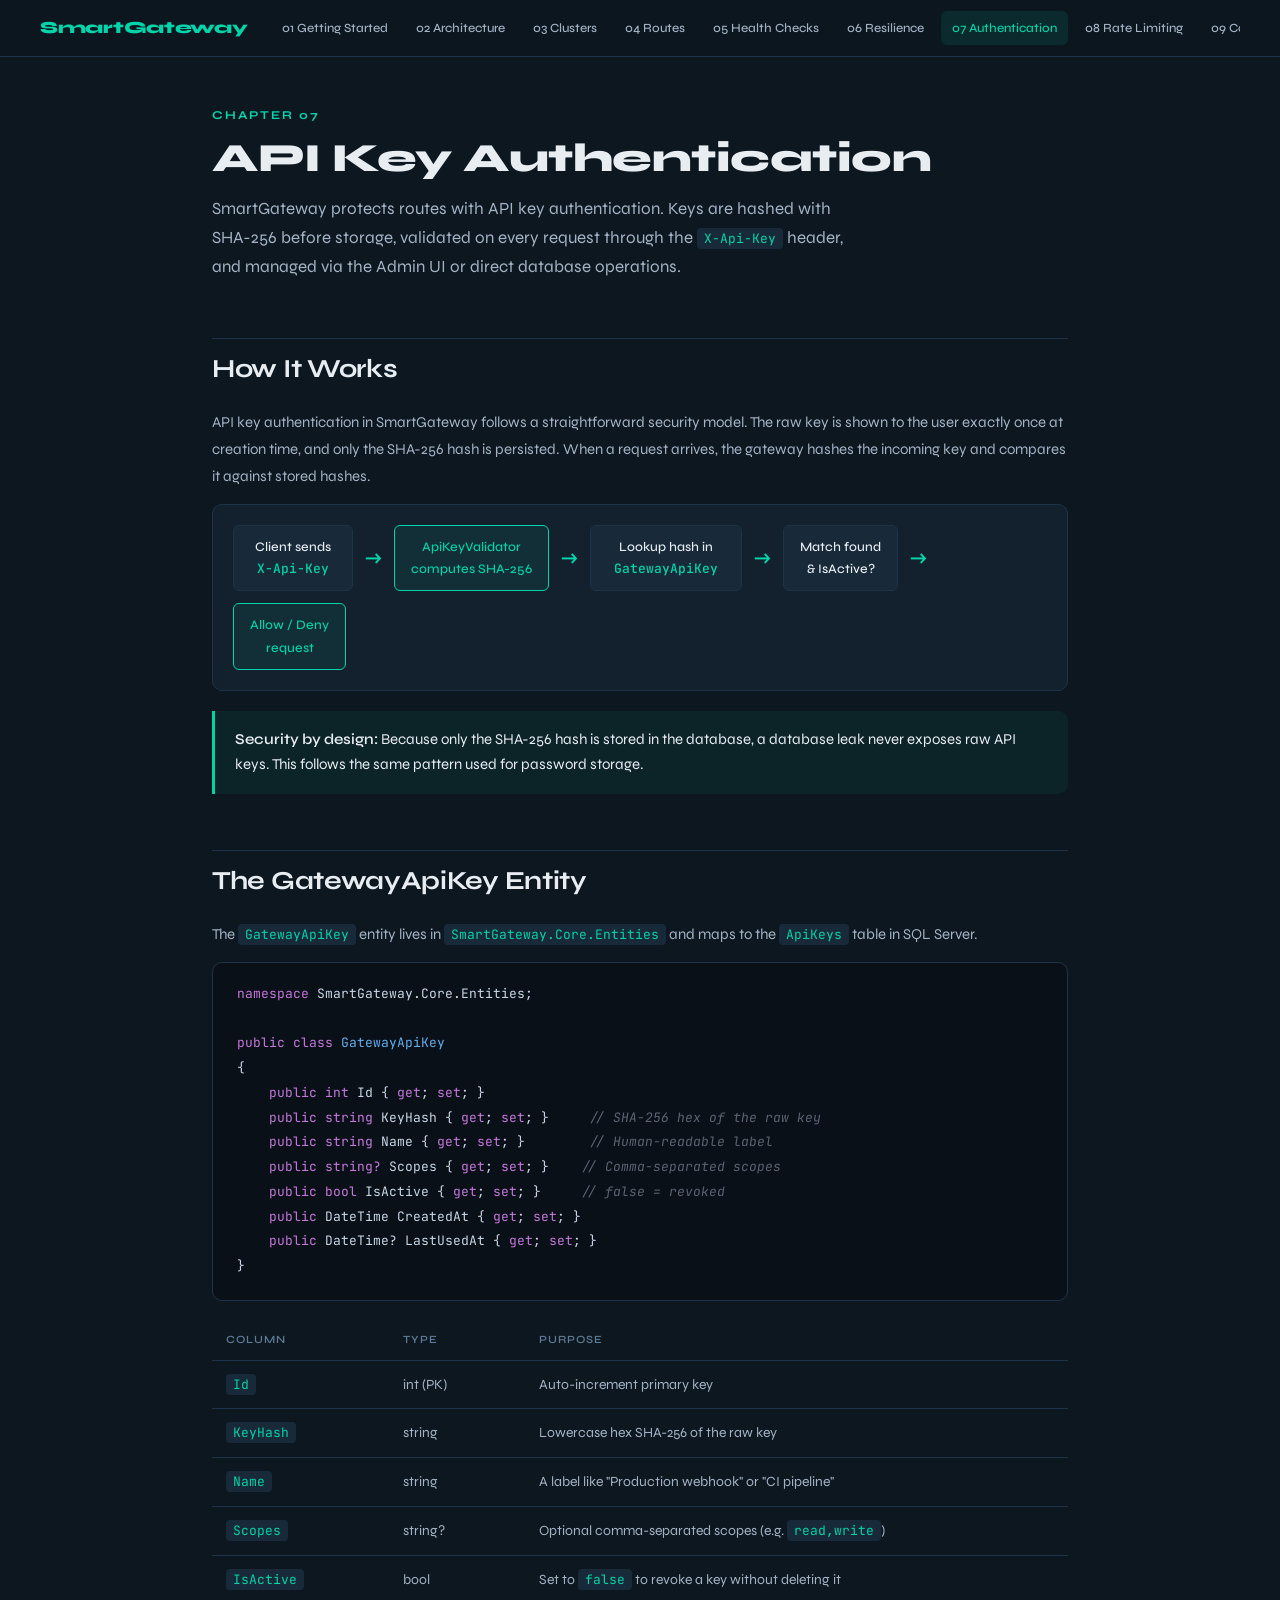
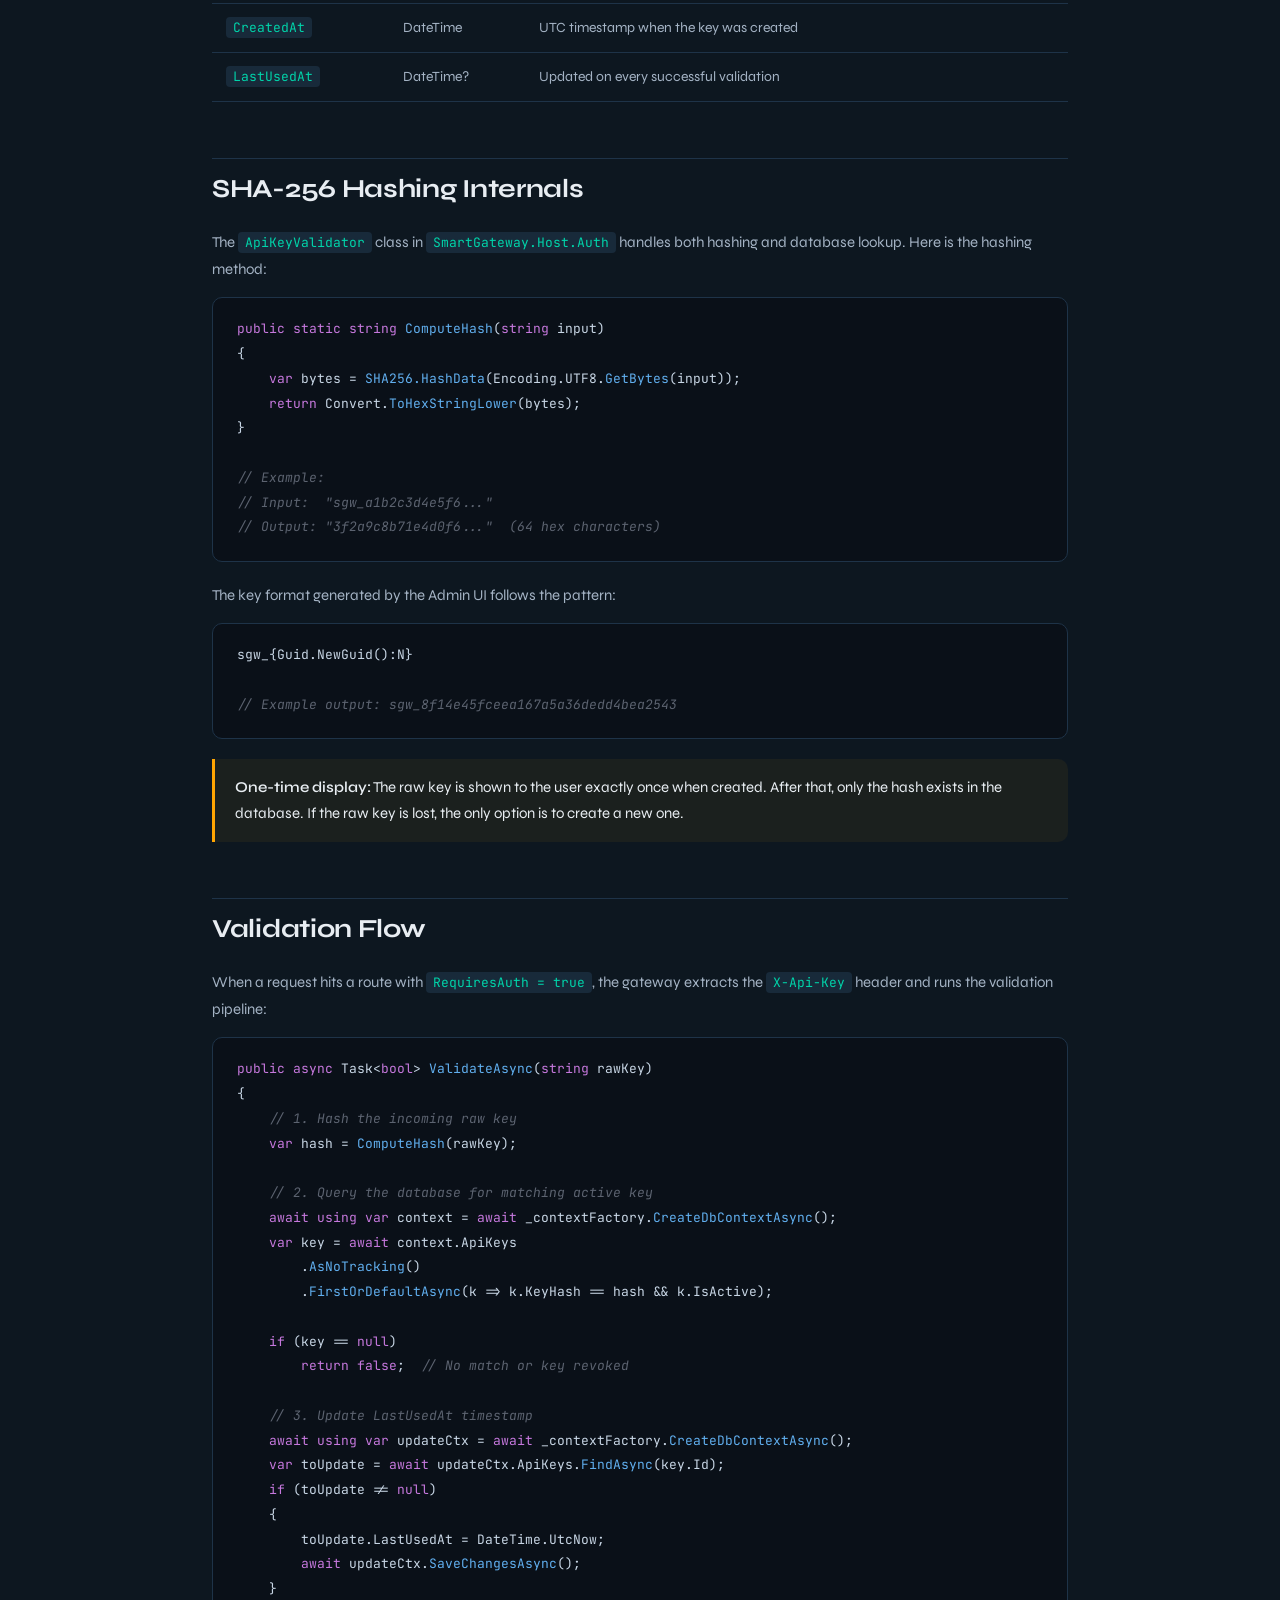
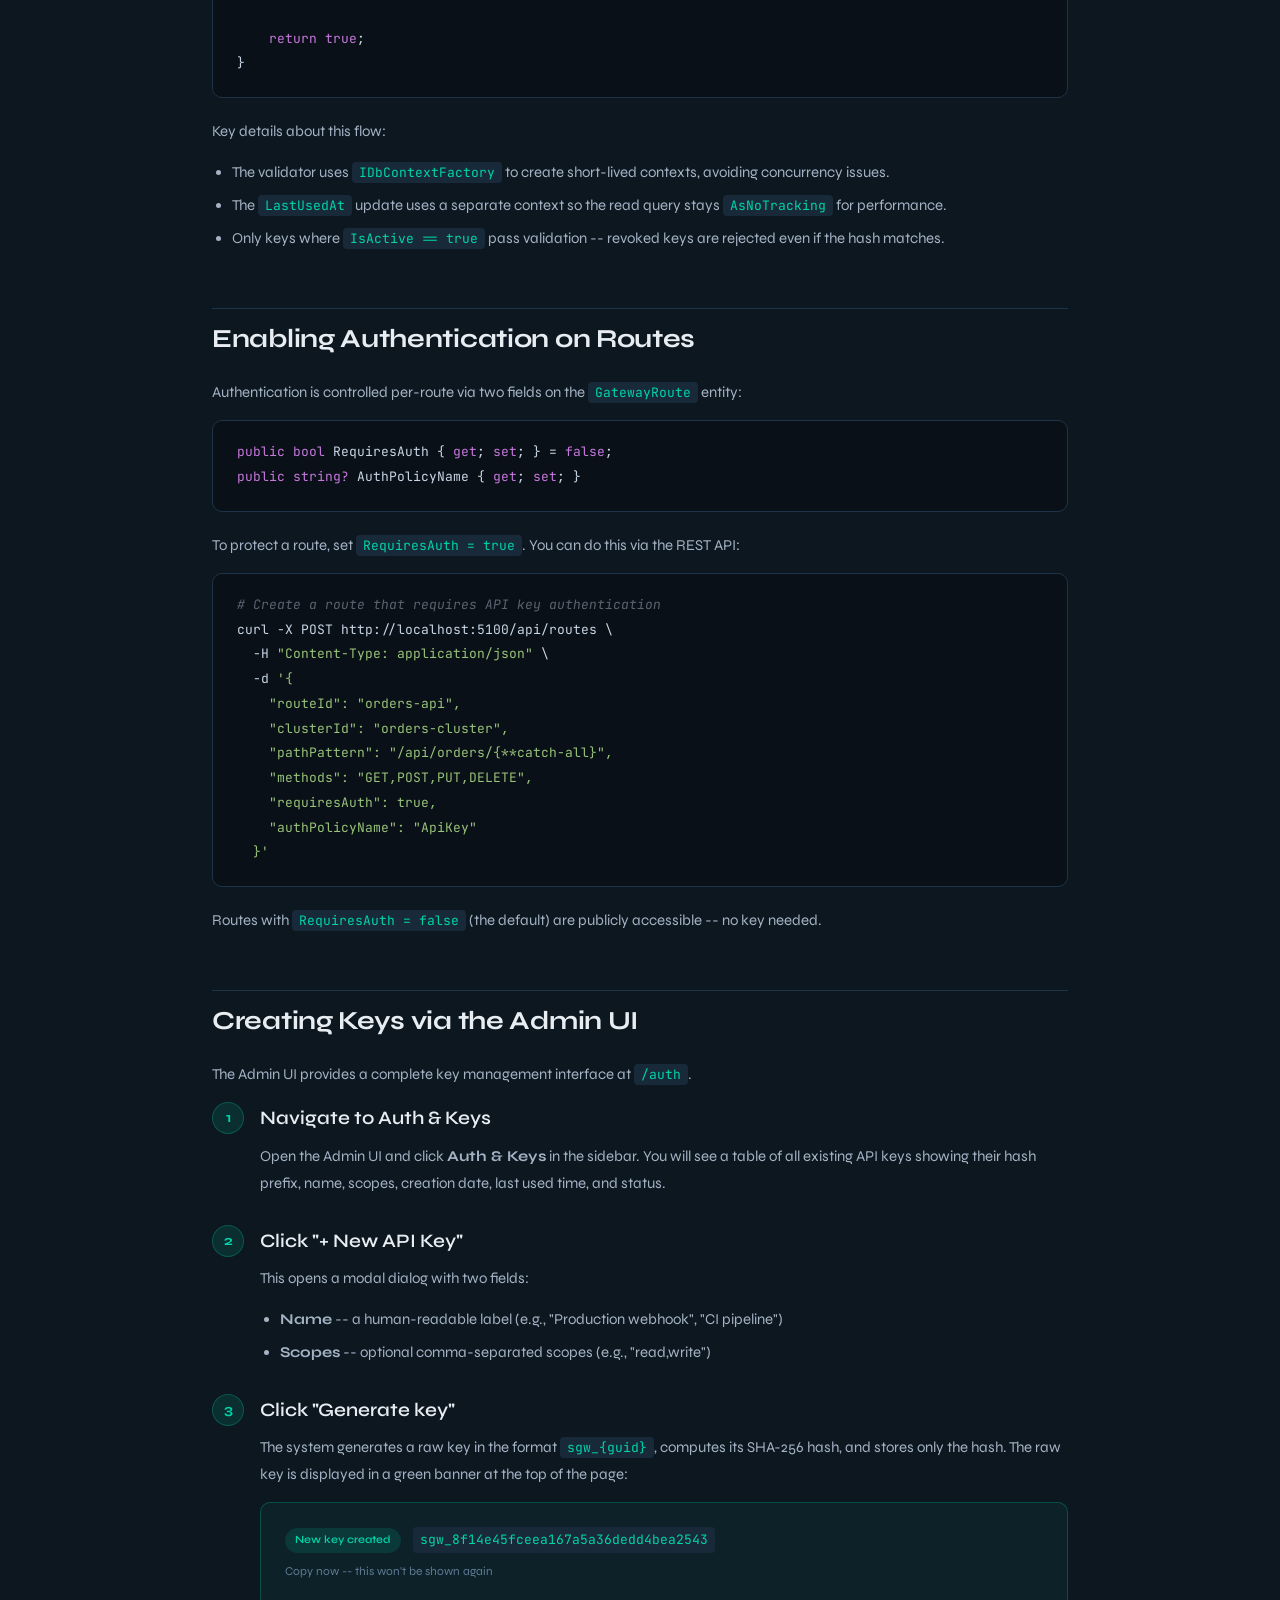
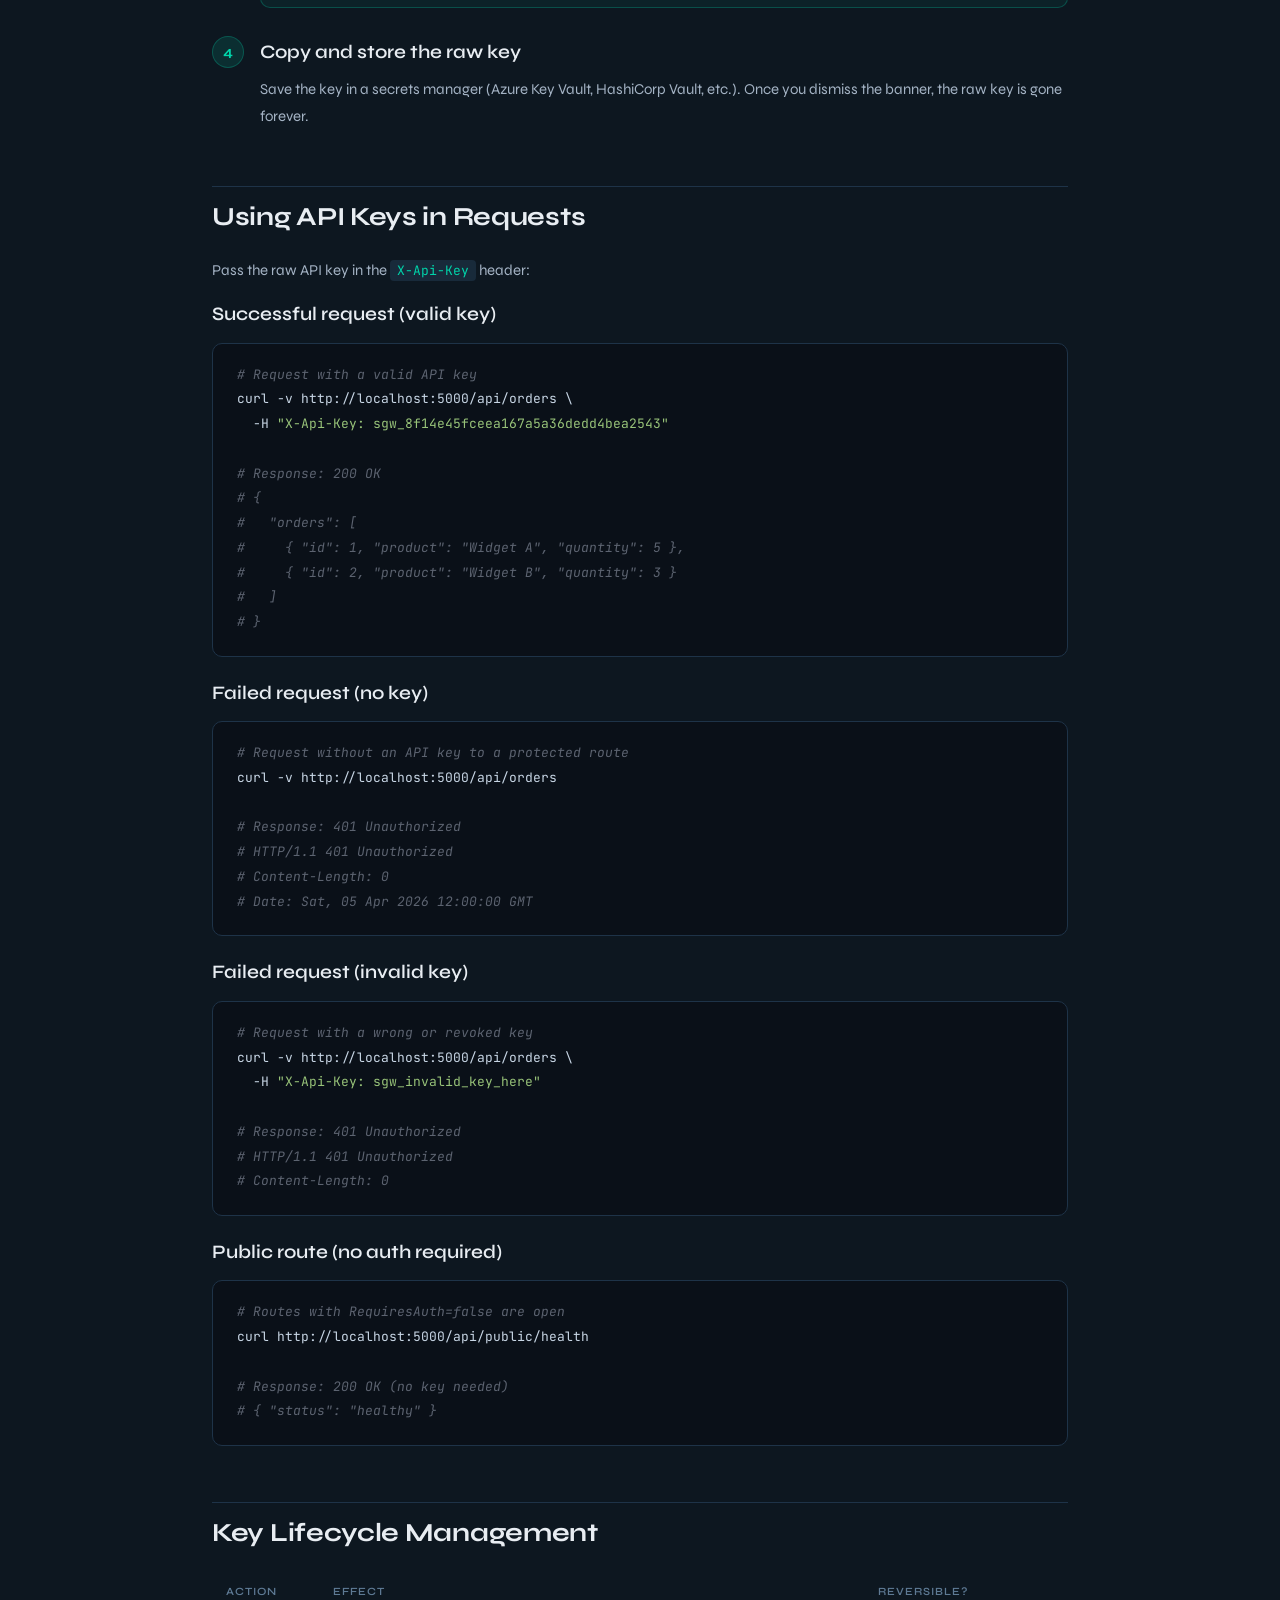
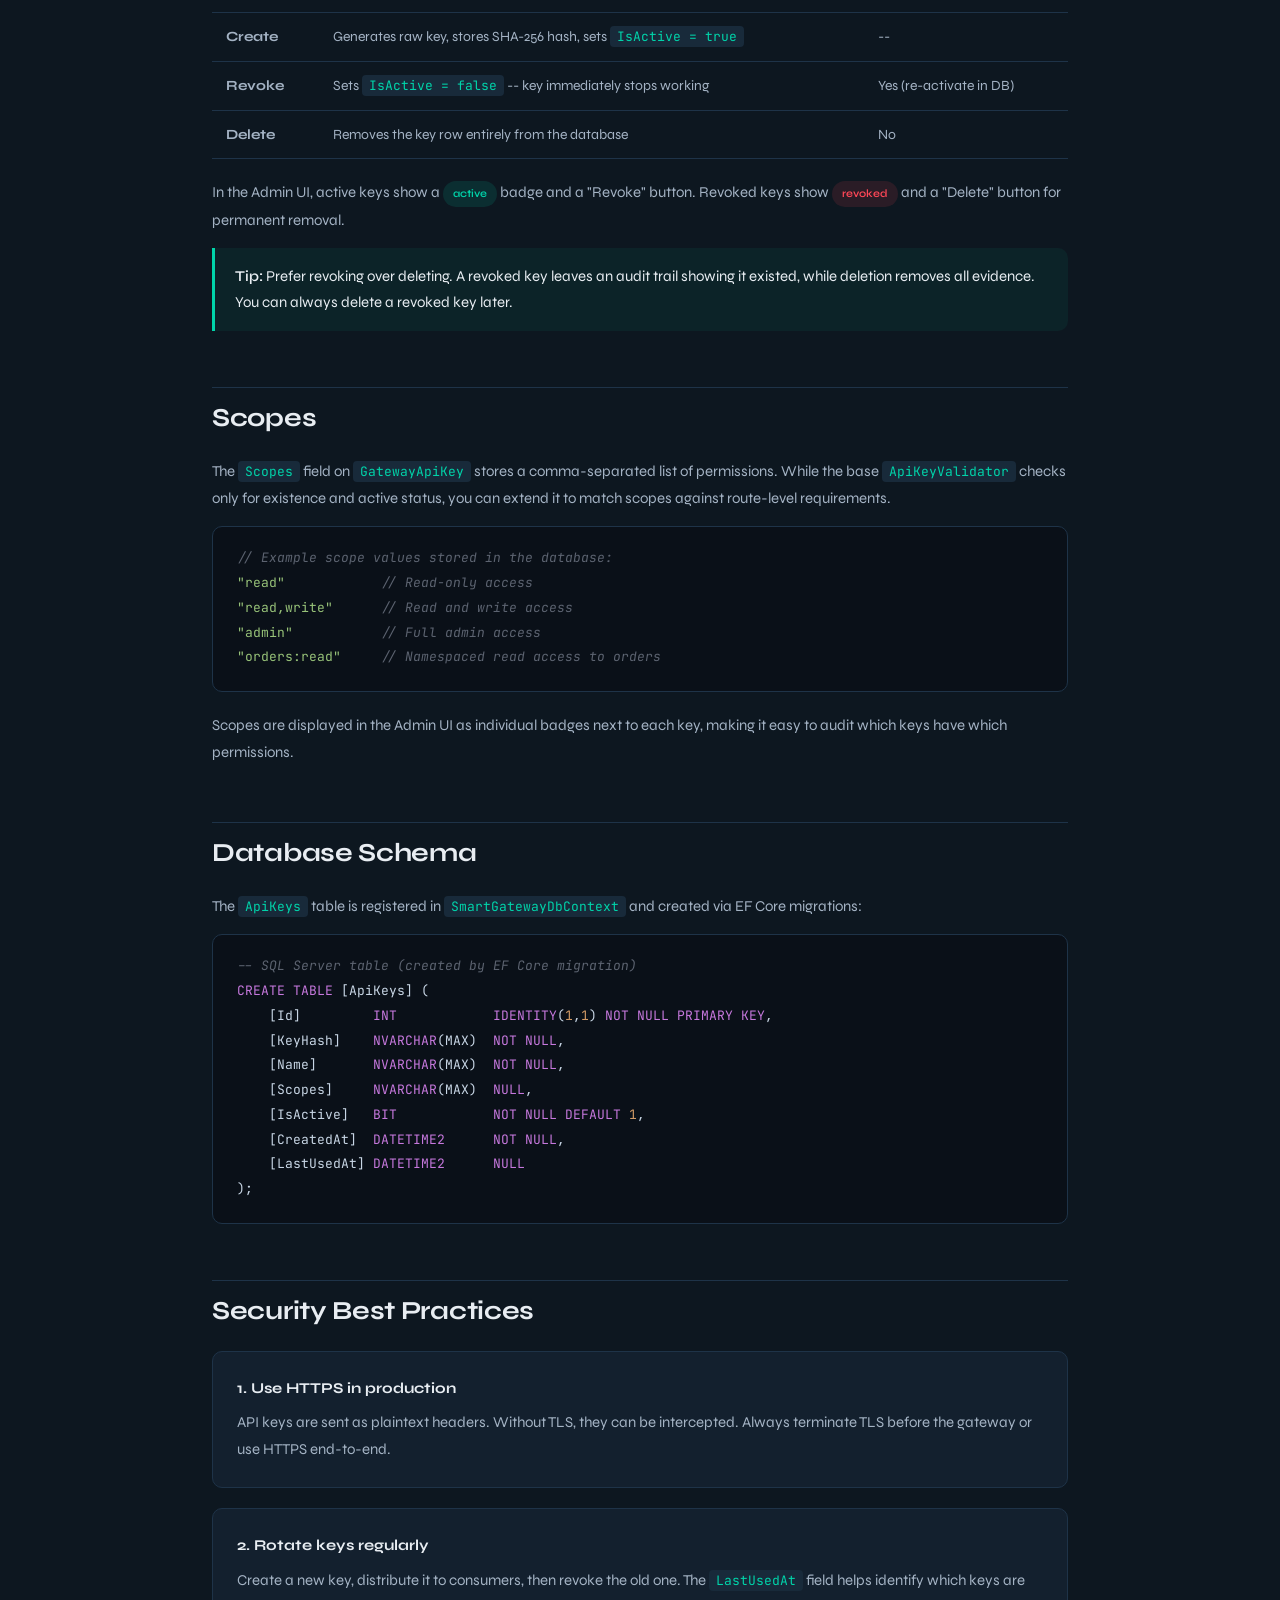
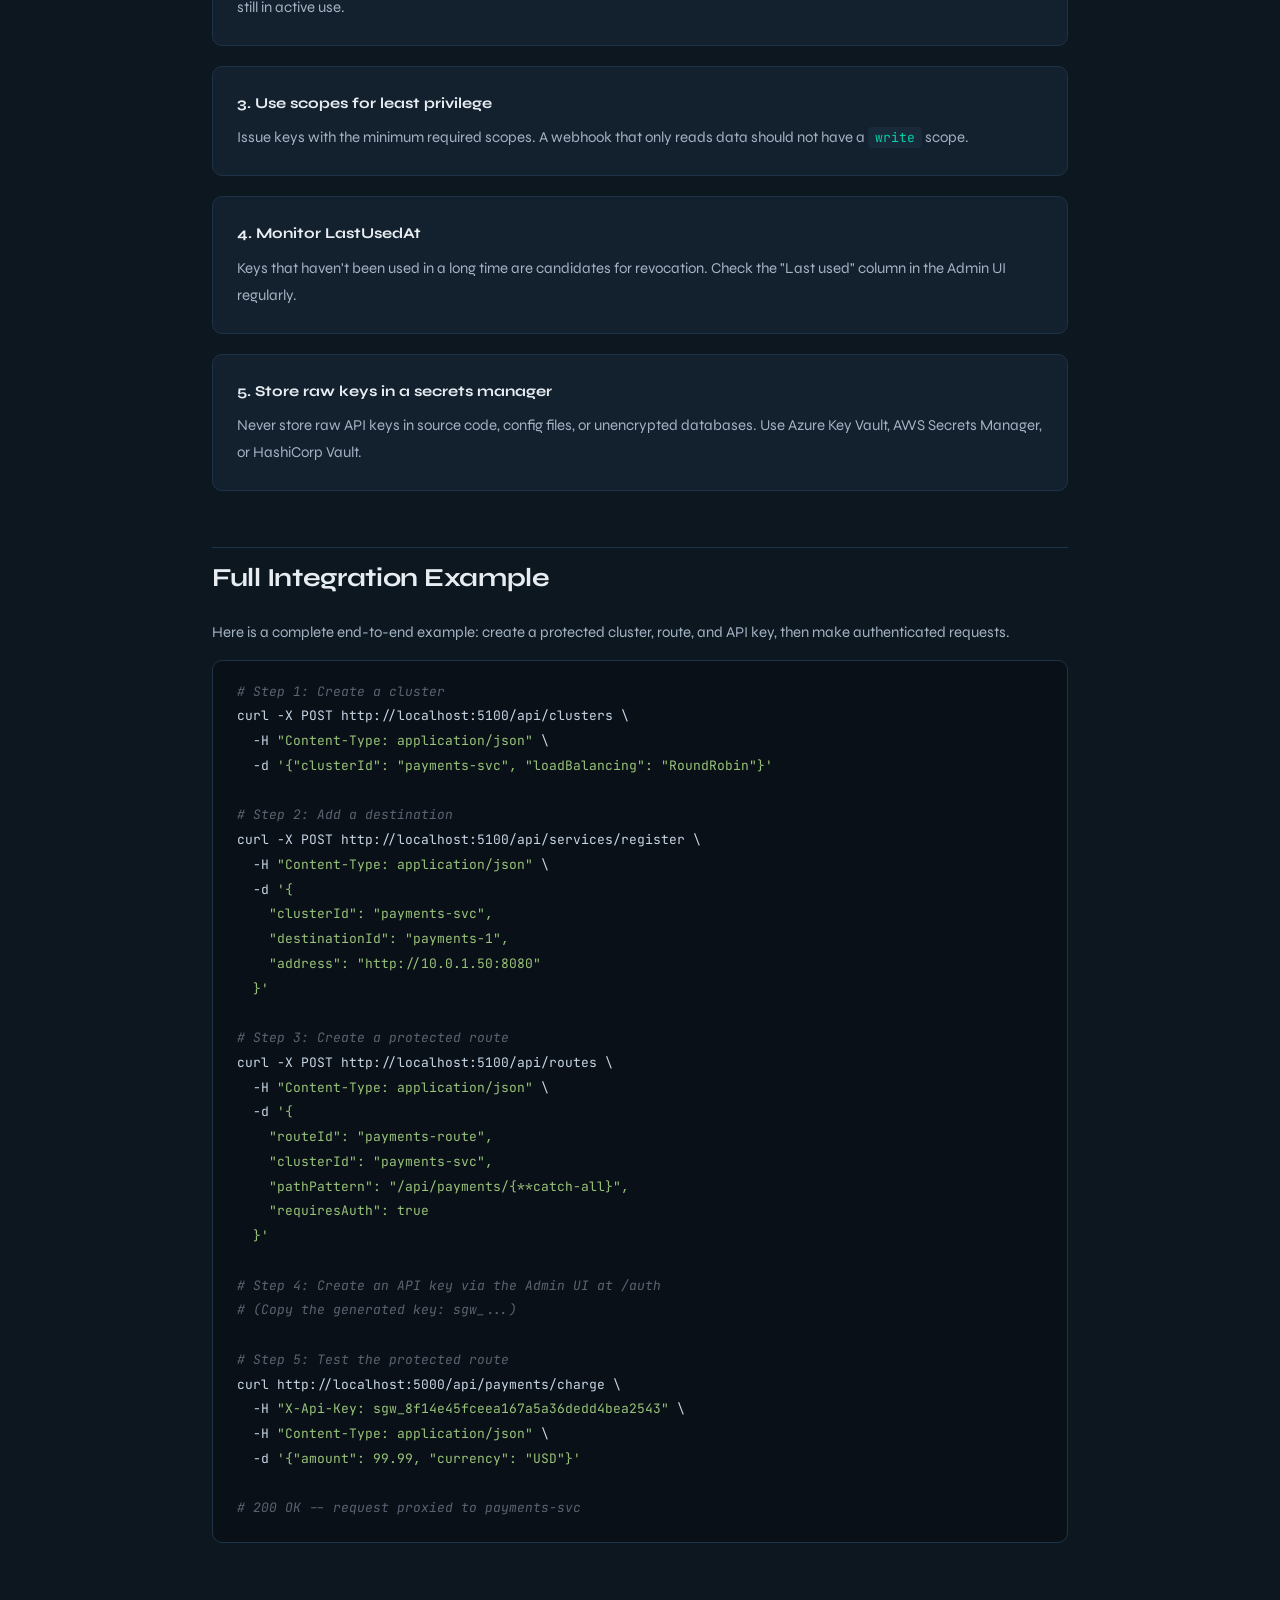
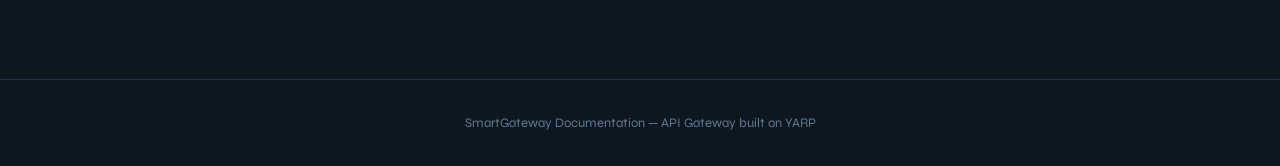
<file: docs/07-authentication.html>
<!DOCTYPE html>
<html lang="en">
<head>
<meta charset="UTF-8">
<meta name="viewport" content="width=device-width, initial-scale=1.0">
<title>API Key Authentication - SmartGateway Documentation</title>
<link href="https://fonts.googleapis.com/css2?family=Syne:wght@400;500;600;700;800&family=JetBrains+Mono:wght@400;500;600&display=swap" rel="stylesheet">
<style>
  *,*::before,*::after{box-sizing:border-box;margin:0;padding:0}
  :root{
    --bg:#0d1720;--surface:#13202e;--surface2:#182a3a;--border:#1e3348;
    --accent:#00d4aa;--accent2:#6c5ce7;--text:#e8edf2;--text2:#a4b3c4;--text3:#5e7a94;
    --success:#00d4aa;--danger:#ff4757;--warn:#ffa502;
    --font:'Syne',sans-serif;--mono:'JetBrains Mono',monospace;
    --radius:10px;--radius-sm:6px;
  }
  html{scroll-behavior:smooth}
  body{background:var(--bg);color:var(--text);font-family:var(--font);line-height:1.7;font-size:15px}
  a{color:var(--accent);text-decoration:none;transition:opacity .2s}
  a:hover{opacity:.8}

  /* ── Navbar ── */
  .navbar{position:sticky;top:0;z-index:100;background:rgba(13,23,32,.92);backdrop-filter:blur(16px);border-bottom:1px solid var(--border);padding:0 32px}
  .nav-inner{max-width:1200px;margin:0 auto;display:flex;align-items:center;height:56px;gap:24px;overflow-x:auto}
  .nav-brand{font-weight:800;font-size:17px;color:var(--accent);white-space:nowrap;letter-spacing:-.3px}
  .nav-links{display:flex;gap:6px;flex:1;overflow-x:auto;scrollbar-width:none}
  .nav-links::-webkit-scrollbar{display:none}
  .nav-link{font-size:12.5px;padding:6px 11px;border-radius:var(--radius-sm);color:var(--text2);white-space:nowrap;transition:all .2s;font-weight:500}
  .nav-link:hover{background:var(--surface);color:var(--text)}
  .nav-link.active{background:rgba(0,212,170,.1);color:var(--accent)}

  /* ── Layout ── */
  .container{max-width:920px;margin:0 auto;padding:48px 32px 80px}

  /* ── Hero ── */
  .hero{margin-bottom:56px}
  .hero-label{font-size:12px;font-weight:700;text-transform:uppercase;letter-spacing:2px;color:var(--accent);margin-bottom:10px}
  .hero h1{font-size:40px;font-weight:800;line-height:1.15;letter-spacing:-.5px;margin-bottom:14px}
  .hero p{font-size:17px;color:var(--text2);max-width:640px;line-height:1.7}

  /* ── Section ── */
  section{margin-bottom:56px}
  h2{font-size:26px;font-weight:700;margin-bottom:18px;letter-spacing:-.3px;padding-top:8px;border-top:1px solid var(--border)}
  h3{font-size:19px;font-weight:600;margin-bottom:12px;color:var(--text)}
  p,li{color:var(--text2);line-height:1.8}
  p{margin-bottom:14px}
  ul,ol{margin-left:20px;margin-bottom:16px}
  li{margin-bottom:6px}

  /* ── Cards ── */
  .card{background:var(--surface);border:1px solid var(--border);border-radius:var(--radius);padding:24px;margin-bottom:20px}
  .card-title{font-size:15px;font-weight:700;color:var(--text);margin-bottom:8px}

  /* ── Code ── */
  pre{background:#0a1018;border:1px solid var(--border);border-radius:var(--radius);padding:20px 24px;overflow-x:auto;margin-bottom:20px;line-height:1.65}
  code{font-family:var(--mono);font-size:13px}
  pre code{color:#c8d6e5}
  :not(pre)>code{background:var(--surface2);padding:2px 7px;border-radius:4px;font-size:13px;color:var(--accent)}

  /* ── Info boxes ── */
  .info-box{border-left:3px solid var(--accent);background:rgba(0,212,170,.06);padding:16px 20px;border-radius:0 var(--radius) var(--radius) 0;margin-bottom:20px}
  .info-box.warn{border-left-color:var(--warn);background:rgba(255,165,2,.06)}
  .info-box.danger{border-left-color:var(--danger);background:rgba(255,71,87,.06)}
  .info-box strong{color:var(--text);font-weight:600}

  /* ── Table ── */
  table{width:100%;border-collapse:collapse;margin-bottom:20px;font-size:14px}
  th{text-align:left;font-weight:600;color:var(--text3);font-size:11px;text-transform:uppercase;letter-spacing:1px;padding:10px 14px;border-bottom:1px solid var(--border)}
  td{padding:12px 14px;border-bottom:1px solid var(--border);color:var(--text2)}
  tr:hover td{background:rgba(0,212,170,.03)}

  /* ── Diagram ── */
  .flow{display:flex;align-items:center;gap:12px;flex-wrap:wrap;margin-bottom:20px;padding:20px;background:var(--surface);border-radius:var(--radius);border:1px solid var(--border)}
  .flow-step{background:var(--surface2);border:1px solid var(--border);border-radius:var(--radius-sm);padding:10px 16px;font-size:13px;font-weight:500;color:var(--text);text-align:center;min-width:100px}
  .flow-arrow{color:var(--accent);font-size:20px;font-weight:700}
  .flow-step.highlight{border-color:var(--accent);background:rgba(0,212,170,.08);color:var(--accent)}

  /* ── Badge ── */
  .badge{display:inline-block;font-size:11px;font-weight:600;padding:3px 10px;border-radius:20px}
  .badge-green{background:rgba(0,212,170,.12);color:var(--success)}
  .badge-red{background:rgba(255,71,87,.12);color:var(--danger)}

  /* ── Steps ── */
  .steps{counter-reset:step}
  .step{counter-increment:step;position:relative;padding-left:48px;margin-bottom:28px}
  .step::before{content:counter(step);position:absolute;left:0;top:0;width:32px;height:32px;border-radius:50%;background:rgba(0,212,170,.12);color:var(--accent);font-weight:700;font-size:14px;display:flex;align-items:center;justify-content:center;border:1px solid rgba(0,212,170,.25)}
  .step h3{margin-bottom:8px}

  /* ── Footer ── */
  footer{border-top:1px solid var(--border);padding:32px;text-align:center;color:var(--text3);font-size:13px}

  /* ── Syntax colors ── */
  .kw{color:#c678dd} .str{color:#98c379} .cm{color:#5c6370;font-style:italic} .fn{color:#61afef} .num{color:#d19a66} .op{color:#56b6c2}
</style>
</head>
<body>

<nav class="navbar">
  <div class="nav-inner">
    <div class="nav-brand">SmartGateway</div>
    <div class="nav-links">
      <a href="01-getting-started.html" class="nav-link">01 Getting Started</a>
      <a href="02-architecture.html" class="nav-link">02 Architecture</a>
      <a href="03-clusters.html" class="nav-link">03 Clusters</a>
      <a href="04-routes.html" class="nav-link">04 Routes</a>
      <a href="05-health-checks.html" class="nav-link">05 Health Checks</a>
      <a href="06-resilience.html" class="nav-link">06 Resilience</a>
      <a href="07-authentication.html" class="nav-link active">07 Authentication</a>
      <a href="08-rate-limiting.html" class="nav-link">08 Rate Limiting</a>
      <a href="09-canary-deployments.html" class="nav-link">09 Canary</a>
      <a href="10-transforms.html" class="nav-link">10 Transforms</a>
      <a href="11-admin-ui.html" class="nav-link">11 Admin UI</a>
    </div>
  </div>
</nav>

<div class="container">

  <!-- Hero -->
  <div class="hero">
    <div class="hero-label">Chapter 07</div>
    <h1>API Key Authentication</h1>
    <p>SmartGateway protects routes with API key authentication. Keys are hashed with SHA-256 before storage, validated on every request through the <code>X-Api-Key</code> header, and managed via the Admin UI or direct database operations.</p>
  </div>

  <!-- Section 1: Overview -->
  <section id="overview">
    <h2>How It Works</h2>
    <p>API key authentication in SmartGateway follows a straightforward security model. The raw key is shown to the user exactly once at creation time, and only the SHA-256 hash is persisted. When a request arrives, the gateway hashes the incoming key and compares it against stored hashes.</p>

    <div class="flow">
      <div class="flow-step">Client sends<br><code>X-Api-Key</code></div>
      <div class="flow-arrow">&#8594;</div>
      <div class="flow-step highlight">ApiKeyValidator<br>computes SHA-256</div>
      <div class="flow-arrow">&#8594;</div>
      <div class="flow-step">Lookup hash in<br><code>GatewayApiKey</code></div>
      <div class="flow-arrow">&#8594;</div>
      <div class="flow-step">Match found<br>&amp; IsActive?</div>
      <div class="flow-arrow">&#8594;</div>
      <div class="flow-step highlight">Allow / Deny<br>request</div>
    </div>

    <div class="info-box">
      <strong>Security by design:</strong> Because only the SHA-256 hash is stored in the database, a database leak never exposes raw API keys. This follows the same pattern used for password storage.
    </div>
  </section>

  <!-- Section 2: Entity Model -->
  <section id="entity">
    <h2>The GatewayApiKey Entity</h2>
    <p>The <code>GatewayApiKey</code> entity lives in <code>SmartGateway.Core.Entities</code> and maps to the <code>ApiKeys</code> table in SQL Server.</p>

    <pre><code><span class="kw">namespace</span> SmartGateway.Core.Entities;

<span class="kw">public class</span> <span class="fn">GatewayApiKey</span>
{
    <span class="kw">public int</span> Id { <span class="kw">get</span>; <span class="kw">set</span>; }
    <span class="kw">public string</span> KeyHash { <span class="kw">get</span>; <span class="kw">set</span>; }     <span class="cm">// SHA-256 hex of the raw key</span>
    <span class="kw">public string</span> Name { <span class="kw">get</span>; <span class="kw">set</span>; }        <span class="cm">// Human-readable label</span>
    <span class="kw">public string?</span> Scopes { <span class="kw">get</span>; <span class="kw">set</span>; }    <span class="cm">// Comma-separated scopes</span>
    <span class="kw">public bool</span> IsActive { <span class="kw">get</span>; <span class="kw">set</span>; }     <span class="cm">// false = revoked</span>
    <span class="kw">public</span> DateTime CreatedAt { <span class="kw">get</span>; <span class="kw">set</span>; }
    <span class="kw">public</span> DateTime? LastUsedAt { <span class="kw">get</span>; <span class="kw">set</span>; }
}</code></pre>

    <table>
      <thead>
        <tr><th>Column</th><th>Type</th><th>Purpose</th></tr>
      </thead>
      <tbody>
        <tr><td><code>Id</code></td><td>int (PK)</td><td>Auto-increment primary key</td></tr>
        <tr><td><code>KeyHash</code></td><td>string</td><td>Lowercase hex SHA-256 of the raw key</td></tr>
        <tr><td><code>Name</code></td><td>string</td><td>A label like "Production webhook" or "CI pipeline"</td></tr>
        <tr><td><code>Scopes</code></td><td>string?</td><td>Optional comma-separated scopes (e.g. <code>read,write</code>)</td></tr>
        <tr><td><code>IsActive</code></td><td>bool</td><td>Set to <code>false</code> to revoke a key without deleting it</td></tr>
        <tr><td><code>CreatedAt</code></td><td>DateTime</td><td>UTC timestamp when the key was created</td></tr>
        <tr><td><code>LastUsedAt</code></td><td>DateTime?</td><td>Updated on every successful validation</td></tr>
      </tbody>
    </table>
  </section>

  <!-- Section 3: Hashing -->
  <section id="hashing">
    <h2>SHA-256 Hashing Internals</h2>
    <p>The <code>ApiKeyValidator</code> class in <code>SmartGateway.Host.Auth</code> handles both hashing and database lookup. Here is the hashing method:</p>

    <pre><code><span class="kw">public static string</span> <span class="fn">ComputeHash</span>(<span class="kw">string</span> input)
{
    <span class="kw">var</span> bytes = <span class="fn">SHA256.HashData</span>(Encoding.UTF8.<span class="fn">GetBytes</span>(input));
    <span class="kw">return</span> Convert.<span class="fn">ToHexStringLower</span>(bytes);
}

<span class="cm">// Example:</span>
<span class="cm">// Input:  "sgw_a1b2c3d4e5f6..."</span>
<span class="cm">// Output: "3f2a9c8b71e4d0f6..."  (64 hex characters)</span></code></pre>

    <p>The key format generated by the Admin UI follows the pattern:</p>
    <pre><code>sgw_{Guid.NewGuid():N}

<span class="cm">// Example output: sgw_8f14e45fceea167a5a36dedd4bea2543</span></code></pre>

    <div class="info-box warn">
      <strong>One-time display:</strong> The raw key is shown to the user exactly once when created. After that, only the hash exists in the database. If the raw key is lost, the only option is to create a new one.
    </div>
  </section>

  <!-- Section 4: Validation Flow -->
  <section id="validation">
    <h2>Validation Flow</h2>
    <p>When a request hits a route with <code>RequiresAuth = true</code>, the gateway extracts the <code>X-Api-Key</code> header and runs the validation pipeline:</p>

    <pre><code><span class="kw">public async</span> Task&lt;<span class="kw">bool</span>&gt; <span class="fn">ValidateAsync</span>(<span class="kw">string</span> rawKey)
{
    <span class="cm">// 1. Hash the incoming raw key</span>
    <span class="kw">var</span> hash = <span class="fn">ComputeHash</span>(rawKey);

    <span class="cm">// 2. Query the database for matching active key</span>
    <span class="kw">await using var</span> context = <span class="kw">await</span> _contextFactory.<span class="fn">CreateDbContextAsync</span>();
    <span class="kw">var</span> key = <span class="kw">await</span> context.ApiKeys
        .<span class="fn">AsNoTracking</span>()
        .<span class="fn">FirstOrDefaultAsync</span>(k =&gt; k.KeyHash == hash &amp;&amp; k.IsActive);

    <span class="kw">if</span> (key == <span class="kw">null</span>)
        <span class="kw">return false</span>;  <span class="cm">// No match or key revoked</span>

    <span class="cm">// 3. Update LastUsedAt timestamp</span>
    <span class="kw">await using var</span> updateCtx = <span class="kw">await</span> _contextFactory.<span class="fn">CreateDbContextAsync</span>();
    <span class="kw">var</span> toUpdate = <span class="kw">await</span> updateCtx.ApiKeys.<span class="fn">FindAsync</span>(key.Id);
    <span class="kw">if</span> (toUpdate != <span class="kw">null</span>)
    {
        toUpdate.LastUsedAt = DateTime.UtcNow;
        <span class="kw">await</span> updateCtx.<span class="fn">SaveChangesAsync</span>();
    }

    <span class="kw">return true</span>;
}</code></pre>

    <p>Key details about this flow:</p>
    <ul>
      <li>The validator uses <code>IDbContextFactory</code> to create short-lived contexts, avoiding concurrency issues.</li>
      <li>The <code>LastUsedAt</code> update uses a separate context so the read query stays <code>AsNoTracking</code> for performance.</li>
      <li>Only keys where <code>IsActive == true</code> pass validation -- revoked keys are rejected even if the hash matches.</li>
    </ul>
  </section>

  <!-- Section 5: Enabling Auth on Routes -->
  <section id="enable-auth">
    <h2>Enabling Authentication on Routes</h2>
    <p>Authentication is controlled per-route via two fields on the <code>GatewayRoute</code> entity:</p>

    <pre><code><span class="kw">public bool</span> RequiresAuth { <span class="kw">get</span>; <span class="kw">set</span>; } = <span class="kw">false</span>;
<span class="kw">public string?</span> AuthPolicyName { <span class="kw">get</span>; <span class="kw">set</span>; }</code></pre>

    <p>To protect a route, set <code>RequiresAuth = true</code>. You can do this via the REST API:</p>

    <pre><code><span class="cm"># Create a route that requires API key authentication</span>
curl -X POST http://localhost:5100/api/routes \
  -H <span class="str">"Content-Type: application/json"</span> \
  -d <span class="str">'{
    "routeId": "orders-api",
    "clusterId": "orders-cluster",
    "pathPattern": "/api/orders/{**catch-all}",
    "methods": "GET,POST,PUT,DELETE",
    "requiresAuth": true,
    "authPolicyName": "ApiKey"
  }'</span></code></pre>

    <p>Routes with <code>RequiresAuth = false</code> (the default) are publicly accessible -- no key needed.</p>
  </section>

  <!-- Section 6: Creating Keys via Admin UI -->
  <section id="admin-ui">
    <h2>Creating Keys via the Admin UI</h2>
    <p>The Admin UI provides a complete key management interface at <code>/auth</code>.</p>

    <div class="steps">
      <div class="step">
        <h3>Navigate to Auth &amp; Keys</h3>
        <p>Open the Admin UI and click <strong>Auth &amp; Keys</strong> in the sidebar. You will see a table of all existing API keys showing their hash prefix, name, scopes, creation date, last used time, and status.</p>
      </div>
      <div class="step">
        <h3>Click "+ New API Key"</h3>
        <p>This opens a modal dialog with two fields:</p>
        <ul>
          <li><strong>Name</strong> -- a human-readable label (e.g., "Production webhook", "CI pipeline")</li>
          <li><strong>Scopes</strong> -- optional comma-separated scopes (e.g., "read,write")</li>
        </ul>
      </div>
      <div class="step">
        <h3>Click "Generate key"</h3>
        <p>The system generates a raw key in the format <code>sgw_{guid}</code>, computes its SHA-256 hash, and stores only the hash. The raw key is displayed in a green banner at the top of the page:</p>
        <div class="card" style="border-color:rgba(0,212,170,.25);background:rgba(0,212,170,.06)">
          <div style="display:flex;align-items:center;gap:12px">
            <span class="badge-green badge">New key created</span>
            <code style="font-family:var(--mono);color:var(--accent);font-size:13px">sgw_8f14e45fceea167a5a36dedd4bea2543</code>
          </div>
          <p style="font-size:12px;color:var(--text3);margin-top:8px;margin-bottom:0">Copy now -- this won't be shown again</p>
        </div>
      </div>
      <div class="step">
        <h3>Copy and store the raw key</h3>
        <p>Save the key in a secrets manager (Azure Key Vault, HashiCorp Vault, etc.). Once you dismiss the banner, the raw key is gone forever.</p>
      </div>
    </div>
  </section>

  <!-- Section 7: Using Keys -->
  <section id="using-keys">
    <h2>Using API Keys in Requests</h2>
    <p>Pass the raw API key in the <code>X-Api-Key</code> header:</p>

    <h3>Successful request (valid key)</h3>
    <pre><code><span class="cm"># Request with a valid API key</span>
curl -v http://localhost:5000/api/orders \
  -H <span class="str">"X-Api-Key: sgw_8f14e45fceea167a5a36dedd4bea2543"</span>

<span class="cm"># Response: 200 OK</span>
<span class="cm"># {</span>
<span class="cm">#   "orders": [</span>
<span class="cm">#     { "id": 1, "product": "Widget A", "quantity": 5 },</span>
<span class="cm">#     { "id": 2, "product": "Widget B", "quantity": 3 }</span>
<span class="cm">#   ]</span>
<span class="cm"># }</span></code></pre>

    <h3>Failed request (no key)</h3>
    <pre><code><span class="cm"># Request without an API key to a protected route</span>
curl -v http://localhost:5000/api/orders

<span class="cm"># Response: 401 Unauthorized</span>
<span class="cm"># HTTP/1.1 401 Unauthorized</span>
<span class="cm"># Content-Length: 0</span>
<span class="cm"># Date: Sat, 05 Apr 2026 12:00:00 GMT</span></code></pre>

    <h3>Failed request (invalid key)</h3>
    <pre><code><span class="cm"># Request with a wrong or revoked key</span>
curl -v http://localhost:5000/api/orders \
  -H <span class="str">"X-Api-Key: sgw_invalid_key_here"</span>

<span class="cm"># Response: 401 Unauthorized</span>
<span class="cm"># HTTP/1.1 401 Unauthorized</span>
<span class="cm"># Content-Length: 0</span></code></pre>

    <h3>Public route (no auth required)</h3>
    <pre><code><span class="cm"># Routes with RequiresAuth=false are open</span>
curl http://localhost:5000/api/public/health

<span class="cm"># Response: 200 OK (no key needed)</span>
<span class="cm"># { "status": "healthy" }</span></code></pre>
  </section>

  <!-- Section 8: Key Lifecycle -->
  <section id="lifecycle">
    <h2>Key Lifecycle Management</h2>

    <table>
      <thead>
        <tr><th>Action</th><th>Effect</th><th>Reversible?</th></tr>
      </thead>
      <tbody>
        <tr><td><strong>Create</strong></td><td>Generates raw key, stores SHA-256 hash, sets <code>IsActive = true</code></td><td>--</td></tr>
        <tr><td><strong>Revoke</strong></td><td>Sets <code>IsActive = false</code> -- key immediately stops working</td><td>Yes (re-activate in DB)</td></tr>
        <tr><td><strong>Delete</strong></td><td>Removes the key row entirely from the database</td><td>No</td></tr>
      </tbody>
    </table>

    <p>In the Admin UI, active keys show a <span class="badge badge-green">active</span> badge and a "Revoke" button. Revoked keys show <span class="badge badge-red">revoked</span> and a "Delete" button for permanent removal.</p>

    <div class="info-box">
      <strong>Tip:</strong> Prefer revoking over deleting. A revoked key leaves an audit trail showing it existed, while deletion removes all evidence. You can always delete a revoked key later.
    </div>
  </section>

  <!-- Section 9: Scopes -->
  <section id="scopes">
    <h2>Scopes</h2>
    <p>The <code>Scopes</code> field on <code>GatewayApiKey</code> stores a comma-separated list of permissions. While the base <code>ApiKeyValidator</code> checks only for existence and active status, you can extend it to match scopes against route-level requirements.</p>

    <pre><code><span class="cm">// Example scope values stored in the database:</span>
<span class="str">"read"</span>            <span class="cm">// Read-only access</span>
<span class="str">"read,write"</span>      <span class="cm">// Read and write access</span>
<span class="str">"admin"</span>           <span class="cm">// Full admin access</span>
<span class="str">"orders:read"</span>     <span class="cm">// Namespaced read access to orders</span></code></pre>

    <p>Scopes are displayed in the Admin UI as individual badges next to each key, making it easy to audit which keys have which permissions.</p>
  </section>

  <!-- Section 10: Database Schema -->
  <section id="schema">
    <h2>Database Schema</h2>
    <p>The <code>ApiKeys</code> table is registered in <code>SmartGatewayDbContext</code> and created via EF Core migrations:</p>

    <pre><code><span class="cm">-- SQL Server table (created by EF Core migration)</span>
<span class="kw">CREATE TABLE</span> [ApiKeys] (
    [Id]         <span class="kw">INT</span>            <span class="kw">IDENTITY</span>(<span class="num">1</span>,<span class="num">1</span>) <span class="kw">NOT NULL PRIMARY KEY</span>,
    [KeyHash]    <span class="kw">NVARCHAR</span>(MAX)  <span class="kw">NOT NULL</span>,
    [Name]       <span class="kw">NVARCHAR</span>(MAX)  <span class="kw">NOT NULL</span>,
    [Scopes]     <span class="kw">NVARCHAR</span>(MAX)  <span class="kw">NULL</span>,
    [IsActive]   <span class="kw">BIT</span>            <span class="kw">NOT NULL DEFAULT</span> <span class="num">1</span>,
    [CreatedAt]  <span class="kw">DATETIME2</span>      <span class="kw">NOT NULL</span>,
    [LastUsedAt] <span class="kw">DATETIME2</span>      <span class="kw">NULL</span>
);</code></pre>
  </section>

  <!-- Section 11: Security Best Practices -->
  <section id="best-practices">
    <h2>Security Best Practices</h2>

    <div class="card">
      <div class="card-title">1. Use HTTPS in production</div>
      <p style="margin-bottom:0">API keys are sent as plaintext headers. Without TLS, they can be intercepted. Always terminate TLS before the gateway or use HTTPS end-to-end.</p>
    </div>

    <div class="card">
      <div class="card-title">2. Rotate keys regularly</div>
      <p style="margin-bottom:0">Create a new key, distribute it to consumers, then revoke the old one. The <code>LastUsedAt</code> field helps identify which keys are still in active use.</p>
    </div>

    <div class="card">
      <div class="card-title">3. Use scopes for least privilege</div>
      <p style="margin-bottom:0">Issue keys with the minimum required scopes. A webhook that only reads data should not have a <code>write</code> scope.</p>
    </div>

    <div class="card">
      <div class="card-title">4. Monitor LastUsedAt</div>
      <p style="margin-bottom:0">Keys that haven't been used in a long time are candidates for revocation. Check the "Last used" column in the Admin UI regularly.</p>
    </div>

    <div class="card">
      <div class="card-title">5. Store raw keys in a secrets manager</div>
      <p style="margin-bottom:0">Never store raw API keys in source code, config files, or unencrypted databases. Use Azure Key Vault, AWS Secrets Manager, or HashiCorp Vault.</p>
    </div>
  </section>

  <!-- Section 12: Integration Example -->
  <section id="integration">
    <h2>Full Integration Example</h2>
    <p>Here is a complete end-to-end example: create a protected cluster, route, and API key, then make authenticated requests.</p>

    <pre><code><span class="cm"># Step 1: Create a cluster</span>
curl -X POST http://localhost:5100/api/clusters \
  -H <span class="str">"Content-Type: application/json"</span> \
  -d <span class="str">'{"clusterId": "payments-svc", "loadBalancing": "RoundRobin"}'</span>

<span class="cm"># Step 2: Add a destination</span>
curl -X POST http://localhost:5100/api/services/register \
  -H <span class="str">"Content-Type: application/json"</span> \
  -d <span class="str">'{
    "clusterId": "payments-svc",
    "destinationId": "payments-1",
    "address": "http://10.0.1.50:8080"
  }'</span>

<span class="cm"># Step 3: Create a protected route</span>
curl -X POST http://localhost:5100/api/routes \
  -H <span class="str">"Content-Type: application/json"</span> \
  -d <span class="str">'{
    "routeId": "payments-route",
    "clusterId": "payments-svc",
    "pathPattern": "/api/payments/{**catch-all}",
    "requiresAuth": true
  }'</span>

<span class="cm"># Step 4: Create an API key via the Admin UI at /auth</span>
<span class="cm"># (Copy the generated key: sgw_...)</span>

<span class="cm"># Step 5: Test the protected route</span>
curl http://localhost:5000/api/payments/charge \
  -H <span class="str">"X-Api-Key: sgw_8f14e45fceea167a5a36dedd4bea2543"</span> \
  -H <span class="str">"Content-Type: application/json"</span> \
  -d <span class="str">'{"amount": 99.99, "currency": "USD"}'</span>

<span class="cm"># 200 OK -- request proxied to payments-svc</span></code></pre>
  </section>

</div>

<footer>
  SmartGateway Documentation &mdash; API Gateway built on YARP
</footer>

</body>
</html>
</file>
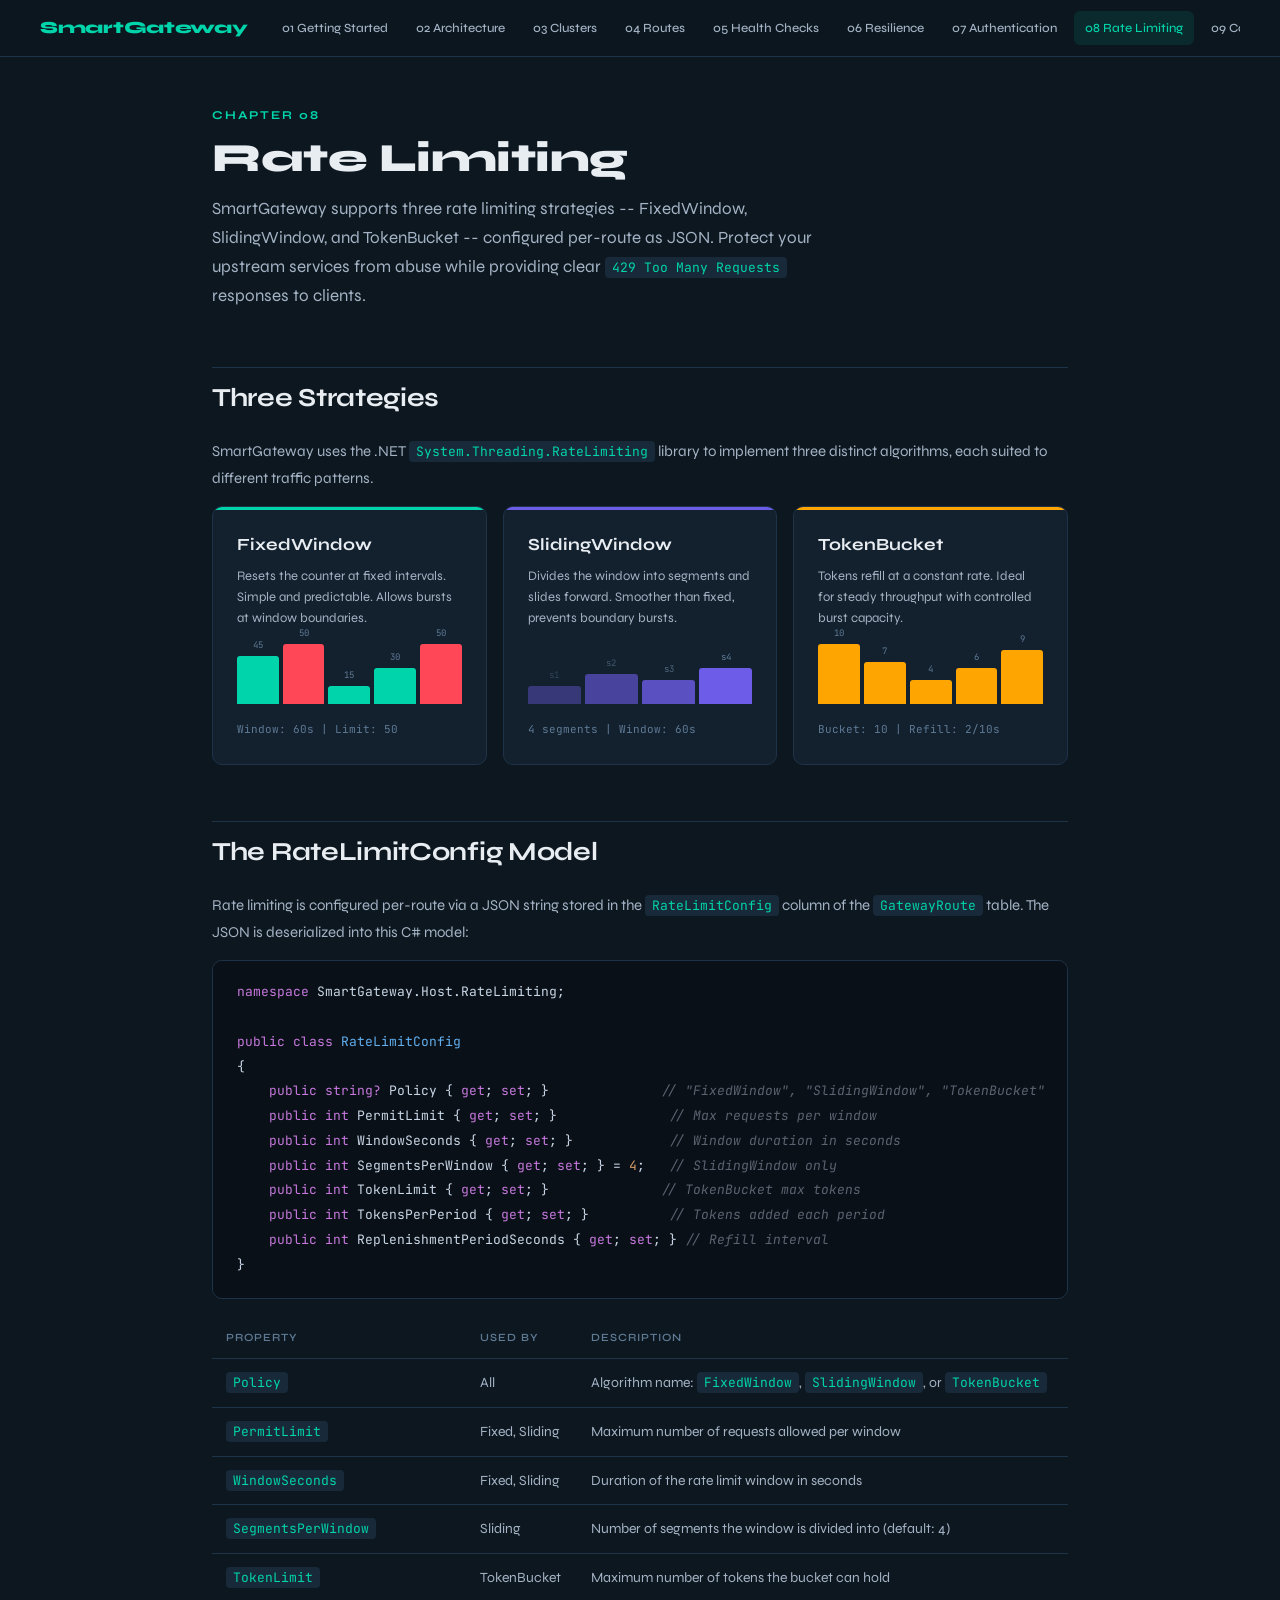
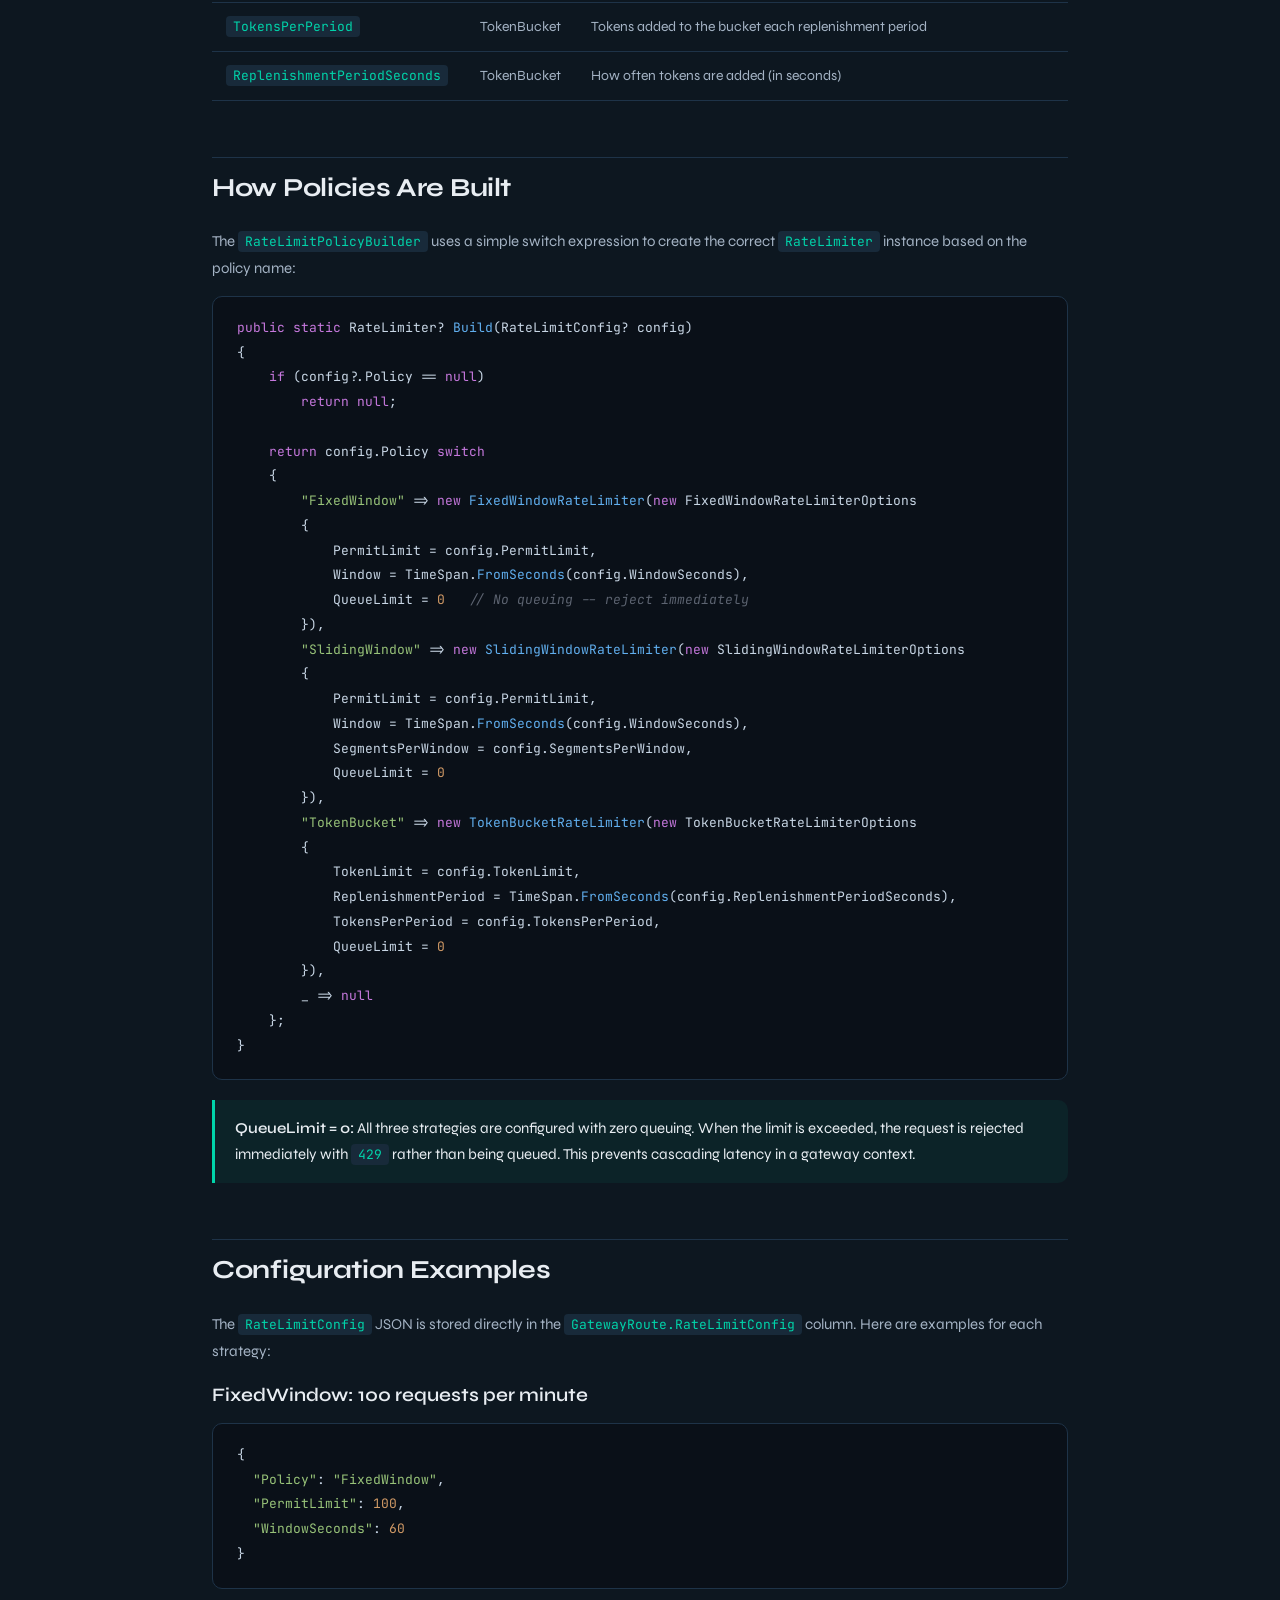
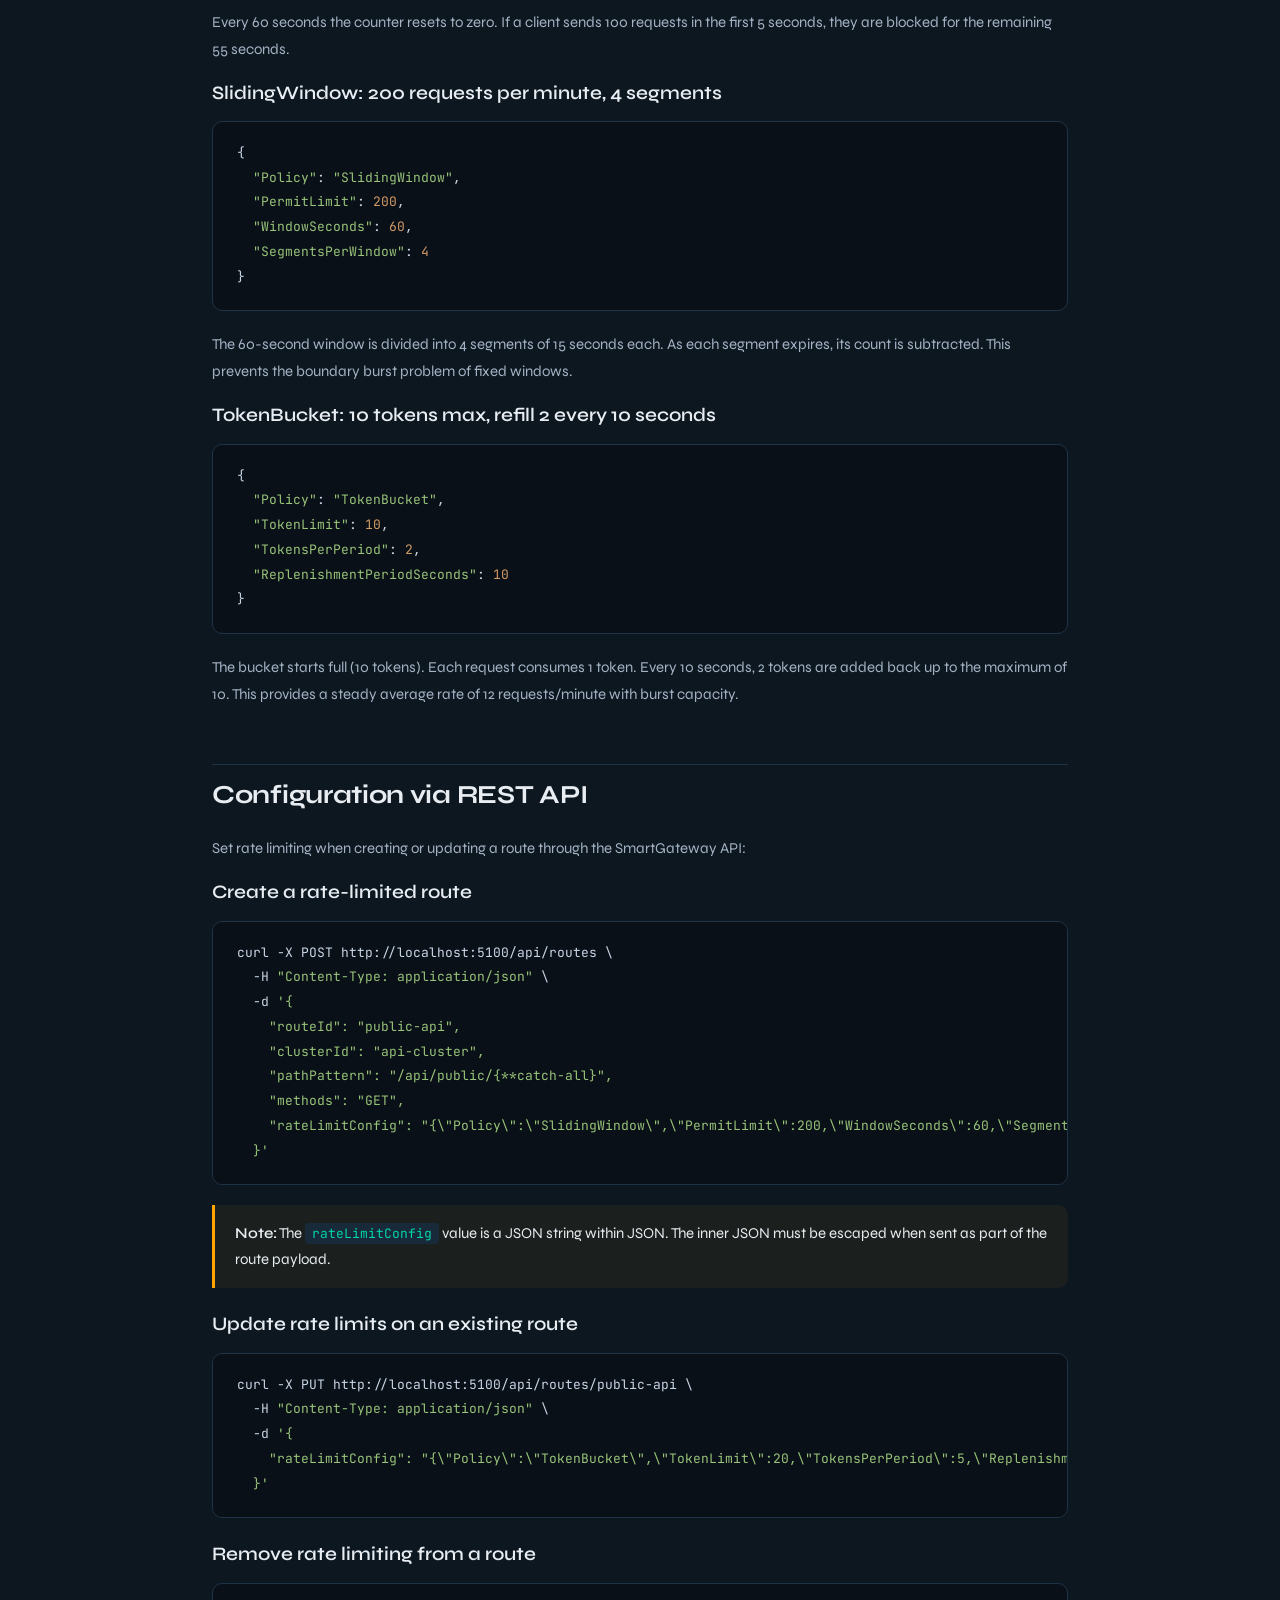
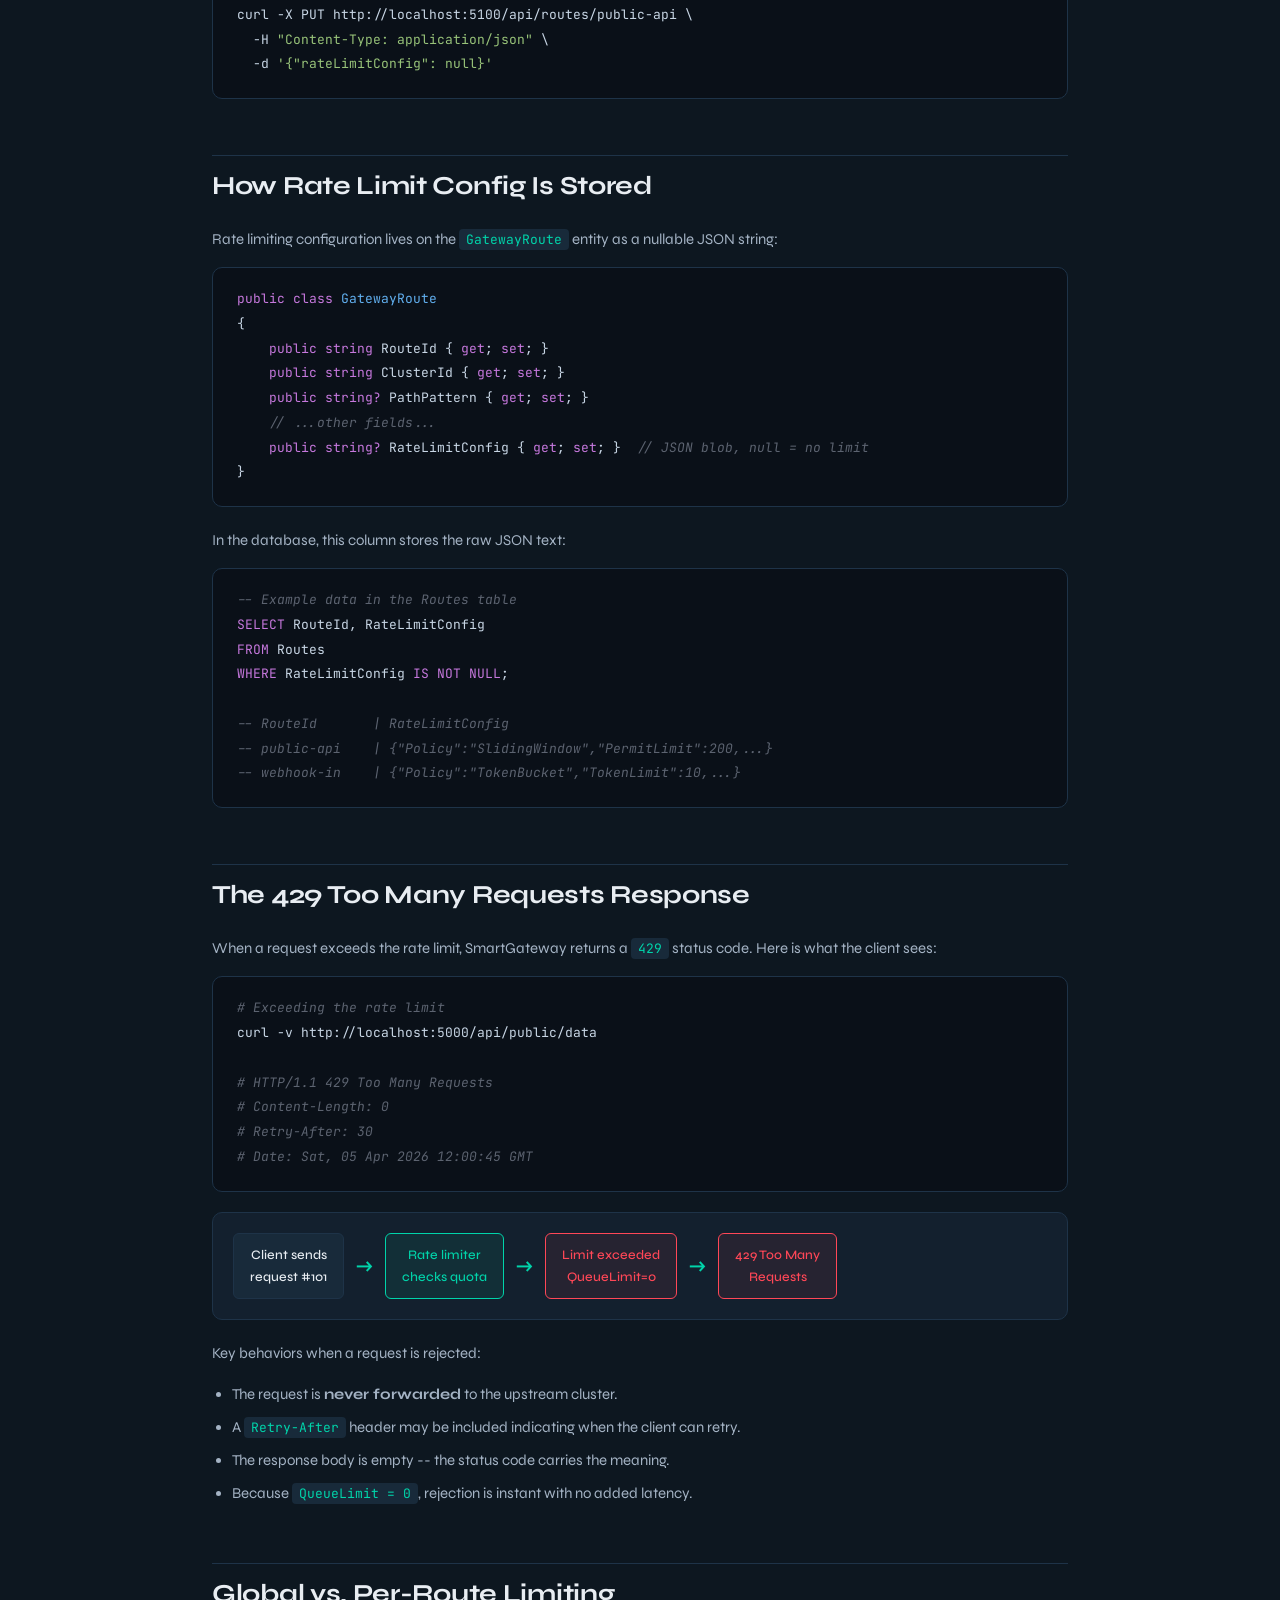
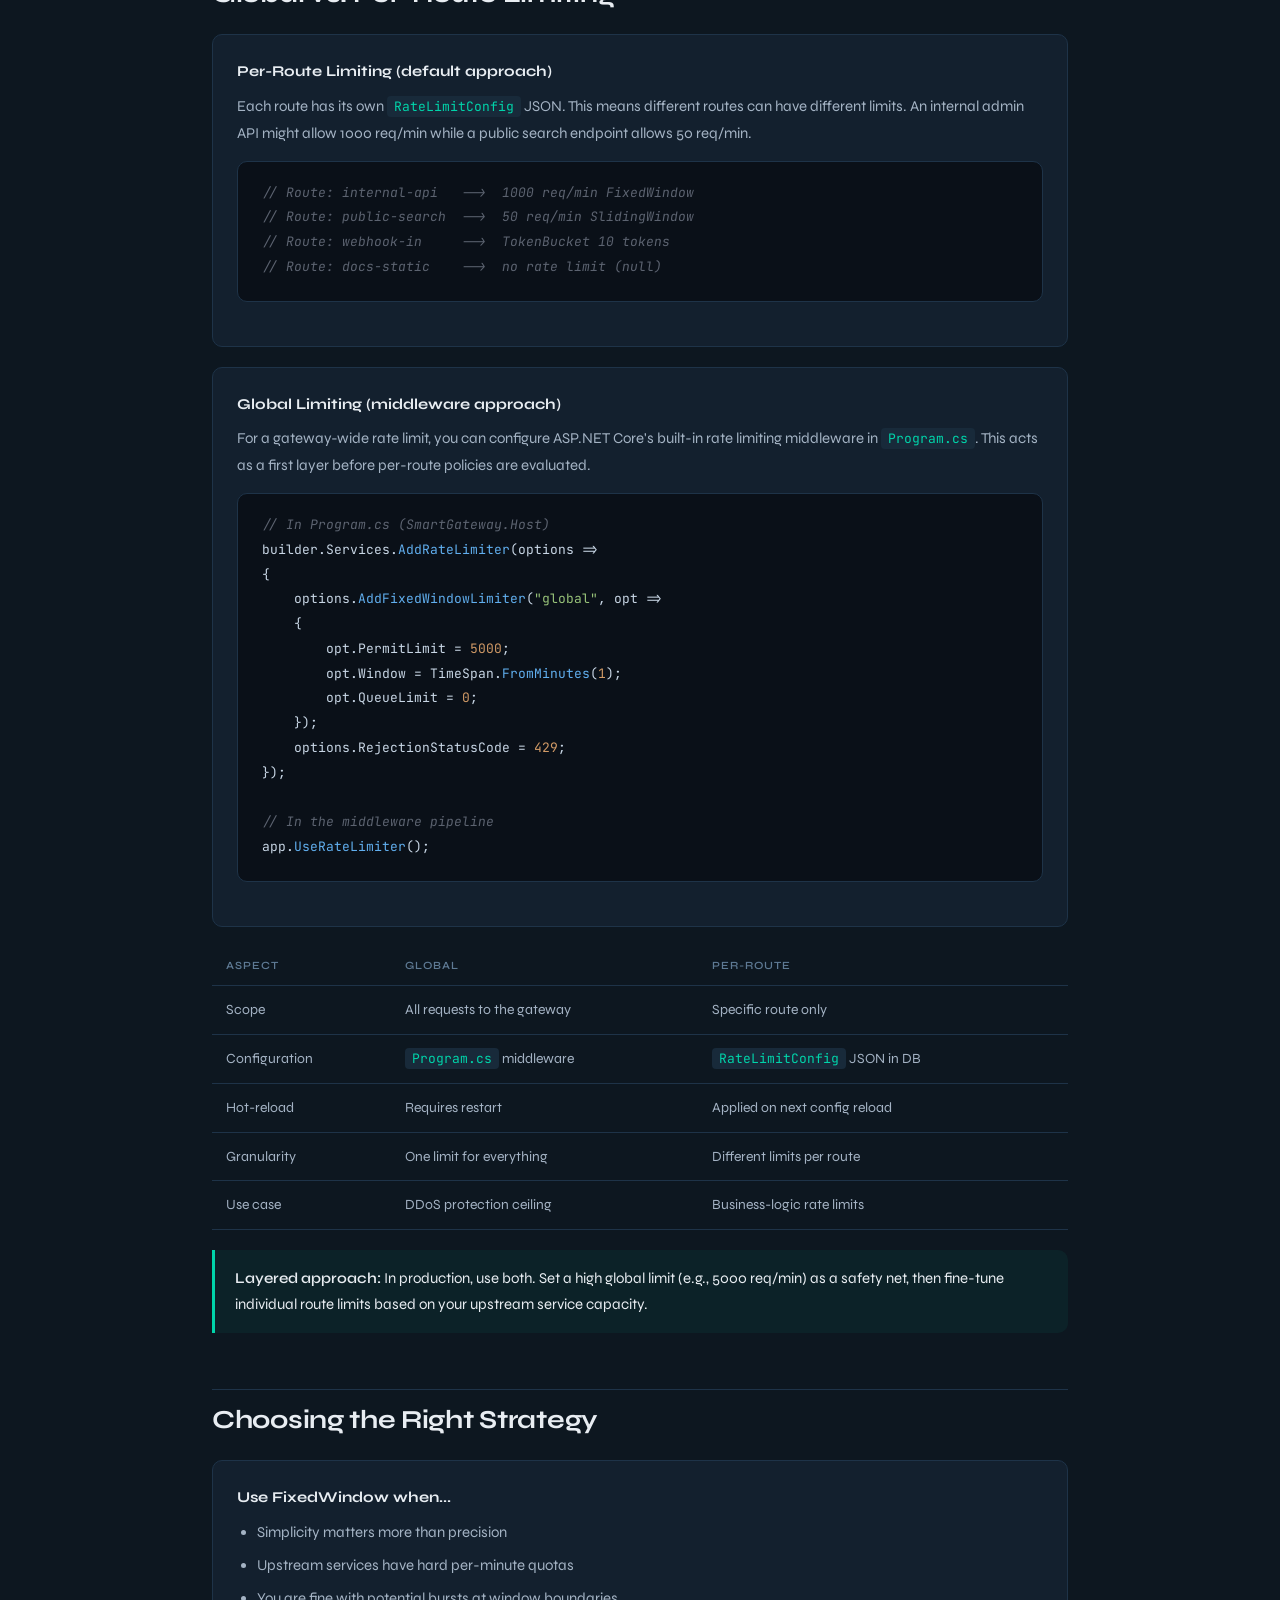
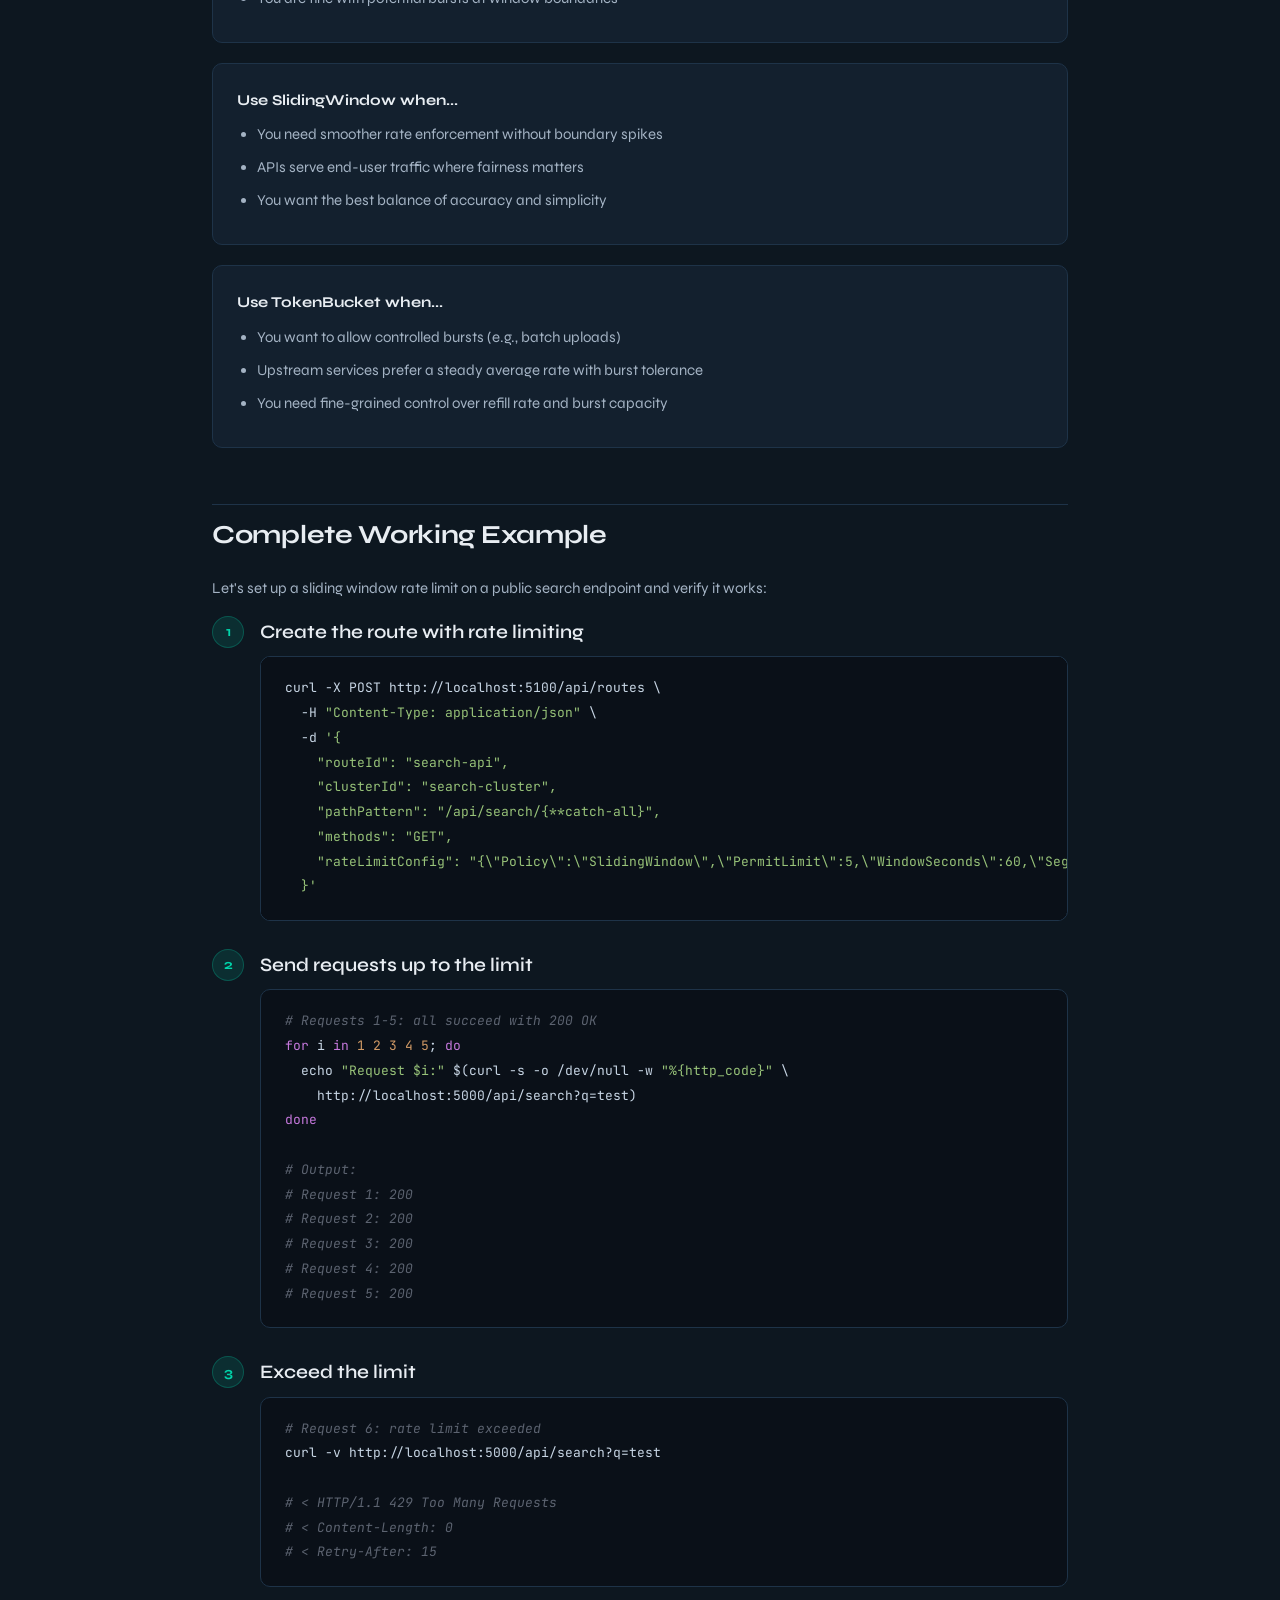
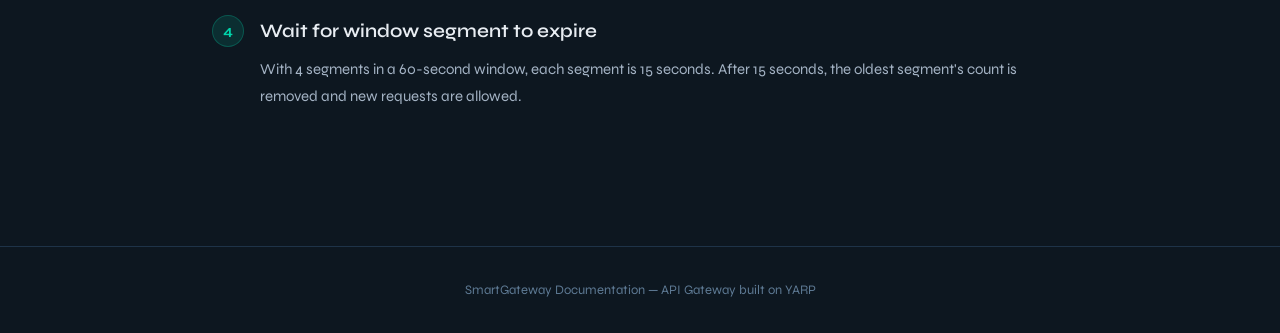
<file: docs/08-rate-limiting.html>
<!DOCTYPE html>
<html lang="en">
<head>
<meta charset="UTF-8">
<meta name="viewport" content="width=device-width, initial-scale=1.0">
<title>Rate Limiting - SmartGateway Documentation</title>
<link href="https://fonts.googleapis.com/css2?family=Syne:wght@400;500;600;700;800&family=JetBrains+Mono:wght@400;500;600&display=swap" rel="stylesheet">
<style>
  *,*::before,*::after{box-sizing:border-box;margin:0;padding:0}
  :root{
    --bg:#0d1720;--surface:#13202e;--surface2:#182a3a;--border:#1e3348;
    --accent:#00d4aa;--accent2:#6c5ce7;--text:#e8edf2;--text2:#a4b3c4;--text3:#5e7a94;
    --success:#00d4aa;--danger:#ff4757;--warn:#ffa502;
    --font:'Syne',sans-serif;--mono:'JetBrains Mono',monospace;
    --radius:10px;--radius-sm:6px;
  }
  html{scroll-behavior:smooth}
  body{background:var(--bg);color:var(--text);font-family:var(--font);line-height:1.7;font-size:15px}
  a{color:var(--accent);text-decoration:none;transition:opacity .2s}
  a:hover{opacity:.8}

  .navbar{position:sticky;top:0;z-index:100;background:rgba(13,23,32,.92);backdrop-filter:blur(16px);border-bottom:1px solid var(--border);padding:0 32px}
  .nav-inner{max-width:1200px;margin:0 auto;display:flex;align-items:center;height:56px;gap:24px;overflow-x:auto}
  .nav-brand{font-weight:800;font-size:17px;color:var(--accent);white-space:nowrap;letter-spacing:-.3px}
  .nav-links{display:flex;gap:6px;flex:1;overflow-x:auto;scrollbar-width:none}
  .nav-links::-webkit-scrollbar{display:none}
  .nav-link{font-size:12.5px;padding:6px 11px;border-radius:var(--radius-sm);color:var(--text2);white-space:nowrap;transition:all .2s;font-weight:500}
  .nav-link:hover{background:var(--surface);color:var(--text)}
  .nav-link.active{background:rgba(0,212,170,.1);color:var(--accent)}

  .container{max-width:920px;margin:0 auto;padding:48px 32px 80px}

  .hero{margin-bottom:56px}
  .hero-label{font-size:12px;font-weight:700;text-transform:uppercase;letter-spacing:2px;color:var(--accent);margin-bottom:10px}
  .hero h1{font-size:40px;font-weight:800;line-height:1.15;letter-spacing:-.5px;margin-bottom:14px}
  .hero p{font-size:17px;color:var(--text2);max-width:640px;line-height:1.7}

  section{margin-bottom:56px}
  h2{font-size:26px;font-weight:700;margin-bottom:18px;letter-spacing:-.3px;padding-top:8px;border-top:1px solid var(--border)}
  h3{font-size:19px;font-weight:600;margin-bottom:12px;color:var(--text)}
  h4{font-size:16px;font-weight:600;margin-bottom:10px;color:var(--accent)}
  p,li{color:var(--text2);line-height:1.8}
  p{margin-bottom:14px}
  ul,ol{margin-left:20px;margin-bottom:16px}
  li{margin-bottom:6px}

  .card{background:var(--surface);border:1px solid var(--border);border-radius:var(--radius);padding:24px;margin-bottom:20px}
  .card-title{font-size:15px;font-weight:700;color:var(--text);margin-bottom:8px}

  pre{background:#0a1018;border:1px solid var(--border);border-radius:var(--radius);padding:20px 24px;overflow-x:auto;margin-bottom:20px;line-height:1.65}
  code{font-family:var(--mono);font-size:13px}
  pre code{color:#c8d6e5}
  :not(pre)>code{background:var(--surface2);padding:2px 7px;border-radius:4px;font-size:13px;color:var(--accent)}

  .info-box{border-left:3px solid var(--accent);background:rgba(0,212,170,.06);padding:16px 20px;border-radius:0 var(--radius) var(--radius) 0;margin-bottom:20px}
  .info-box.warn{border-left-color:var(--warn);background:rgba(255,165,2,.06)}
  .info-box.danger{border-left-color:var(--danger);background:rgba(255,71,87,.06)}
  .info-box strong{color:var(--text);font-weight:600}

  table{width:100%;border-collapse:collapse;margin-bottom:20px;font-size:14px}
  th{text-align:left;font-weight:600;color:var(--text3);font-size:11px;text-transform:uppercase;letter-spacing:1px;padding:10px 14px;border-bottom:1px solid var(--border)}
  td{padding:12px 14px;border-bottom:1px solid var(--border);color:var(--text2)}
  tr:hover td{background:rgba(0,212,170,.03)}

  /* ── Strategy cards ── */
  .strategy-grid{display:grid;grid-template-columns:repeat(3,1fr);gap:16px;margin-bottom:28px}
  .strategy-card{background:var(--surface);border:1px solid var(--border);border-radius:var(--radius);padding:24px;position:relative;overflow:hidden}
  .strategy-card::before{content:'';position:absolute;top:0;left:0;right:0;height:3px}
  .strategy-card:nth-child(1)::before{background:var(--accent)}
  .strategy-card:nth-child(2)::before{background:var(--accent2)}
  .strategy-card:nth-child(3)::before{background:var(--warn)}
  .strategy-name{font-size:17px;font-weight:700;margin-bottom:6px;color:var(--text)}
  .strategy-desc{font-size:13px;color:var(--text2);line-height:1.6;margin-bottom:14px}

  /* ── Visual diagrams ── */
  .window-viz{display:flex;gap:4px;align-items:flex-end;height:60px;margin:16px 0}
  .window-bar{flex:1;border-radius:3px 3px 0 0;min-width:18px;position:relative}
  .window-bar .bar-label{position:absolute;top:-18px;left:50%;transform:translateX(-50%);font-size:9px;font-family:var(--mono);color:var(--text3);white-space:nowrap}

  .flow{display:flex;align-items:center;gap:12px;flex-wrap:wrap;margin-bottom:20px;padding:20px;background:var(--surface);border-radius:var(--radius);border:1px solid var(--border)}
  .flow-step{background:var(--surface2);border:1px solid var(--border);border-radius:var(--radius-sm);padding:10px 16px;font-size:13px;font-weight:500;color:var(--text);text-align:center;min-width:100px}
  .flow-arrow{color:var(--accent);font-size:20px;font-weight:700}
  .flow-step.highlight{border-color:var(--accent);background:rgba(0,212,170,.08);color:var(--accent)}
  .flow-step.danger{border-color:var(--danger);background:rgba(255,71,87,.08);color:var(--danger)}

  .badge{display:inline-block;font-size:11px;font-weight:600;padding:3px 10px;border-radius:20px}
  .badge-green{background:rgba(0,212,170,.12);color:var(--success)}
  .badge-red{background:rgba(255,71,87,.12);color:var(--danger)}
  .badge-warn{background:rgba(255,165,2,.12);color:var(--warn)}

  .steps{counter-reset:step}
  .step{counter-increment:step;position:relative;padding-left:48px;margin-bottom:28px}
  .step::before{content:counter(step);position:absolute;left:0;top:0;width:32px;height:32px;border-radius:50%;background:rgba(0,212,170,.12);color:var(--accent);font-weight:700;font-size:14px;display:flex;align-items:center;justify-content:center;border:1px solid rgba(0,212,170,.25)}
  .step h3{margin-bottom:8px}

  @media(max-width:768px){.strategy-grid{grid-template-columns:1fr}}

  footer{border-top:1px solid var(--border);padding:32px;text-align:center;color:var(--text3);font-size:13px}
  .kw{color:#c678dd} .str{color:#98c379} .cm{color:#5c6370;font-style:italic} .fn{color:#61afef} .num{color:#d19a66} .op{color:#56b6c2}
</style>
</head>
<body>

<nav class="navbar">
  <div class="nav-inner">
    <div class="nav-brand">SmartGateway</div>
    <div class="nav-links">
      <a href="01-getting-started.html" class="nav-link">01 Getting Started</a>
      <a href="02-architecture.html" class="nav-link">02 Architecture</a>
      <a href="03-clusters.html" class="nav-link">03 Clusters</a>
      <a href="04-routes.html" class="nav-link">04 Routes</a>
      <a href="05-health-checks.html" class="nav-link">05 Health Checks</a>
      <a href="06-resilience.html" class="nav-link">06 Resilience</a>
      <a href="07-authentication.html" class="nav-link">07 Authentication</a>
      <a href="08-rate-limiting.html" class="nav-link active">08 Rate Limiting</a>
      <a href="09-canary-deployments.html" class="nav-link">09 Canary</a>
      <a href="10-transforms.html" class="nav-link">10 Transforms</a>
      <a href="11-admin-ui.html" class="nav-link">11 Admin UI</a>
    </div>
  </div>
</nav>

<div class="container">

  <div class="hero">
    <div class="hero-label">Chapter 08</div>
    <h1>Rate Limiting</h1>
    <p>SmartGateway supports three rate limiting strategies -- FixedWindow, SlidingWindow, and TokenBucket -- configured per-route as JSON. Protect your upstream services from abuse while providing clear <code>429 Too Many Requests</code> responses to clients.</p>
  </div>

  <!-- Section 1: Three Strategies -->
  <section id="strategies">
    <h2>Three Strategies</h2>
    <p>SmartGateway uses the .NET <code>System.Threading.RateLimiting</code> library to implement three distinct algorithms, each suited to different traffic patterns.</p>

    <div class="strategy-grid">
      <div class="strategy-card">
        <div class="strategy-name">FixedWindow</div>
        <div class="strategy-desc">Resets the counter at fixed intervals. Simple and predictable. Allows bursts at window boundaries.</div>
        <div class="window-viz">
          <div class="window-bar" style="height:80%;background:var(--accent)"><div class="bar-label">45</div></div>
          <div class="window-bar" style="height:100%;background:var(--danger)"><div class="bar-label">50</div></div>
          <div class="window-bar" style="height:30%;background:var(--accent)"><div class="bar-label">15</div></div>
          <div class="window-bar" style="height:60%;background:var(--accent)"><div class="bar-label">30</div></div>
          <div class="window-bar" style="height:100%;background:var(--danger)"><div class="bar-label">50</div></div>
        </div>
        <p style="font-size:11px;color:var(--text3);margin:0;font-family:var(--mono)">Window: 60s | Limit: 50</p>
      </div>

      <div class="strategy-card">
        <div class="strategy-name">SlidingWindow</div>
        <div class="strategy-desc">Divides the window into segments and slides forward. Smoother than fixed, prevents boundary bursts.</div>
        <div class="window-viz">
          <div class="window-bar" style="height:30%;background:var(--accent2);opacity:.4"><div class="bar-label">s1</div></div>
          <div class="window-bar" style="height:50%;background:var(--accent2);opacity:.6"><div class="bar-label">s2</div></div>
          <div class="window-bar" style="height:40%;background:var(--accent2);opacity:.8"><div class="bar-label">s3</div></div>
          <div class="window-bar" style="height:60%;background:var(--accent2)"><div class="bar-label">s4</div></div>
        </div>
        <p style="font-size:11px;color:var(--text3);margin:0;font-family:var(--mono)">4 segments | Window: 60s</p>
      </div>

      <div class="strategy-card">
        <div class="strategy-name">TokenBucket</div>
        <div class="strategy-desc">Tokens refill at a constant rate. Ideal for steady throughput with controlled burst capacity.</div>
        <div class="window-viz">
          <div class="window-bar" style="height:100%;background:var(--warn)"><div class="bar-label">10</div></div>
          <div class="window-bar" style="height:70%;background:var(--warn)"><div class="bar-label">7</div></div>
          <div class="window-bar" style="height:40%;background:var(--warn)"><div class="bar-label">4</div></div>
          <div class="window-bar" style="height:60%;background:var(--warn)"><div class="bar-label">6</div></div>
          <div class="window-bar" style="height:90%;background:var(--warn)"><div class="bar-label">9</div></div>
        </div>
        <p style="font-size:11px;color:var(--text3);margin:0;font-family:var(--mono)">Bucket: 10 | Refill: 2/10s</p>
      </div>
    </div>
  </section>

  <!-- Section 2: RateLimitConfig -->
  <section id="config-model">
    <h2>The RateLimitConfig Model</h2>
    <p>Rate limiting is configured per-route via a JSON string stored in the <code>RateLimitConfig</code> column of the <code>GatewayRoute</code> table. The JSON is deserialized into this C# model:</p>

    <pre><code><span class="kw">namespace</span> SmartGateway.Host.RateLimiting;

<span class="kw">public class</span> <span class="fn">RateLimitConfig</span>
{
    <span class="kw">public string?</span> Policy { <span class="kw">get</span>; <span class="kw">set</span>; }              <span class="cm">// "FixedWindow", "SlidingWindow", "TokenBucket"</span>
    <span class="kw">public int</span> PermitLimit { <span class="kw">get</span>; <span class="kw">set</span>; }              <span class="cm">// Max requests per window</span>
    <span class="kw">public int</span> WindowSeconds { <span class="kw">get</span>; <span class="kw">set</span>; }            <span class="cm">// Window duration in seconds</span>
    <span class="kw">public int</span> SegmentsPerWindow { <span class="kw">get</span>; <span class="kw">set</span>; } = <span class="num">4</span>;   <span class="cm">// SlidingWindow only</span>
    <span class="kw">public int</span> TokenLimit { <span class="kw">get</span>; <span class="kw">set</span>; }              <span class="cm">// TokenBucket max tokens</span>
    <span class="kw">public int</span> TokensPerPeriod { <span class="kw">get</span>; <span class="kw">set</span>; }          <span class="cm">// Tokens added each period</span>
    <span class="kw">public int</span> ReplenishmentPeriodSeconds { <span class="kw">get</span>; <span class="kw">set</span>; } <span class="cm">// Refill interval</span>
}</code></pre>

    <table>
      <thead>
        <tr><th>Property</th><th>Used By</th><th>Description</th></tr>
      </thead>
      <tbody>
        <tr><td><code>Policy</code></td><td>All</td><td>Algorithm name: <code>FixedWindow</code>, <code>SlidingWindow</code>, or <code>TokenBucket</code></td></tr>
        <tr><td><code>PermitLimit</code></td><td>Fixed, Sliding</td><td>Maximum number of requests allowed per window</td></tr>
        <tr><td><code>WindowSeconds</code></td><td>Fixed, Sliding</td><td>Duration of the rate limit window in seconds</td></tr>
        <tr><td><code>SegmentsPerWindow</code></td><td>Sliding</td><td>Number of segments the window is divided into (default: 4)</td></tr>
        <tr><td><code>TokenLimit</code></td><td>TokenBucket</td><td>Maximum number of tokens the bucket can hold</td></tr>
        <tr><td><code>TokensPerPeriod</code></td><td>TokenBucket</td><td>Tokens added to the bucket each replenishment period</td></tr>
        <tr><td><code>ReplenishmentPeriodSeconds</code></td><td>TokenBucket</td><td>How often tokens are added (in seconds)</td></tr>
      </tbody>
    </table>
  </section>

  <!-- Section 3: Policy Builder -->
  <section id="policy-builder">
    <h2>How Policies Are Built</h2>
    <p>The <code>RateLimitPolicyBuilder</code> uses a simple switch expression to create the correct <code>RateLimiter</code> instance based on the policy name:</p>

    <pre><code><span class="kw">public static</span> RateLimiter? <span class="fn">Build</span>(RateLimitConfig? config)
{
    <span class="kw">if</span> (config?.Policy == <span class="kw">null</span>)
        <span class="kw">return null</span>;

    <span class="kw">return</span> config.Policy <span class="kw">switch</span>
    {
        <span class="str">"FixedWindow"</span> =&gt; <span class="kw">new</span> <span class="fn">FixedWindowRateLimiter</span>(<span class="kw">new</span> FixedWindowRateLimiterOptions
        {
            PermitLimit = config.PermitLimit,
            Window = TimeSpan.<span class="fn">FromSeconds</span>(config.WindowSeconds),
            QueueLimit = <span class="num">0</span>   <span class="cm">// No queuing -- reject immediately</span>
        }),
        <span class="str">"SlidingWindow"</span> =&gt; <span class="kw">new</span> <span class="fn">SlidingWindowRateLimiter</span>(<span class="kw">new</span> SlidingWindowRateLimiterOptions
        {
            PermitLimit = config.PermitLimit,
            Window = TimeSpan.<span class="fn">FromSeconds</span>(config.WindowSeconds),
            SegmentsPerWindow = config.SegmentsPerWindow,
            QueueLimit = <span class="num">0</span>
        }),
        <span class="str">"TokenBucket"</span> =&gt; <span class="kw">new</span> <span class="fn">TokenBucketRateLimiter</span>(<span class="kw">new</span> TokenBucketRateLimiterOptions
        {
            TokenLimit = config.TokenLimit,
            ReplenishmentPeriod = TimeSpan.<span class="fn">FromSeconds</span>(config.ReplenishmentPeriodSeconds),
            TokensPerPeriod = config.TokensPerPeriod,
            QueueLimit = <span class="num">0</span>
        }),
        _ =&gt; <span class="kw">null</span>
    };
}</code></pre>

    <div class="info-box">
      <strong>QueueLimit = 0:</strong> All three strategies are configured with zero queuing. When the limit is exceeded, the request is rejected immediately with <code>429</code> rather than being queued. This prevents cascading latency in a gateway context.
    </div>
  </section>

  <!-- Section 4: Configuring via JSON -->
  <section id="json-config">
    <h2>Configuration Examples</h2>
    <p>The <code>RateLimitConfig</code> JSON is stored directly in the <code>GatewayRoute.RateLimitConfig</code> column. Here are examples for each strategy:</p>

    <h3>FixedWindow: 100 requests per minute</h3>
    <pre><code>{
  <span class="str">"Policy"</span>: <span class="str">"FixedWindow"</span>,
  <span class="str">"PermitLimit"</span>: <span class="num">100</span>,
  <span class="str">"WindowSeconds"</span>: <span class="num">60</span>
}</code></pre>
    <p>Every 60 seconds the counter resets to zero. If a client sends 100 requests in the first 5 seconds, they are blocked for the remaining 55 seconds.</p>

    <h3>SlidingWindow: 200 requests per minute, 4 segments</h3>
    <pre><code>{
  <span class="str">"Policy"</span>: <span class="str">"SlidingWindow"</span>,
  <span class="str">"PermitLimit"</span>: <span class="num">200</span>,
  <span class="str">"WindowSeconds"</span>: <span class="num">60</span>,
  <span class="str">"SegmentsPerWindow"</span>: <span class="num">4</span>
}</code></pre>
    <p>The 60-second window is divided into 4 segments of 15 seconds each. As each segment expires, its count is subtracted. This prevents the boundary burst problem of fixed windows.</p>

    <h3>TokenBucket: 10 tokens max, refill 2 every 10 seconds</h3>
    <pre><code>{
  <span class="str">"Policy"</span>: <span class="str">"TokenBucket"</span>,
  <span class="str">"TokenLimit"</span>: <span class="num">10</span>,
  <span class="str">"TokensPerPeriod"</span>: <span class="num">2</span>,
  <span class="str">"ReplenishmentPeriodSeconds"</span>: <span class="num">10</span>
}</code></pre>
    <p>The bucket starts full (10 tokens). Each request consumes 1 token. Every 10 seconds, 2 tokens are added back up to the maximum of 10. This provides a steady average rate of 12 requests/minute with burst capacity.</p>
  </section>

  <!-- Section 5: Configuring via API -->
  <section id="api-config">
    <h2>Configuration via REST API</h2>
    <p>Set rate limiting when creating or updating a route through the SmartGateway API:</p>

    <h3>Create a rate-limited route</h3>
    <pre><code>curl -X POST http://localhost:5100/api/routes \
  -H <span class="str">"Content-Type: application/json"</span> \
  -d <span class="str">'{
    "routeId": "public-api",
    "clusterId": "api-cluster",
    "pathPattern": "/api/public/{**catch-all}",
    "methods": "GET",
    "rateLimitConfig": "{\"Policy\":\"SlidingWindow\",\"PermitLimit\":200,\"WindowSeconds\":60,\"SegmentsPerWindow\":4}"
  }'</span></code></pre>

    <div class="info-box warn">
      <strong>Note:</strong> The <code>rateLimitConfig</code> value is a JSON string within JSON. The inner JSON must be escaped when sent as part of the route payload.
    </div>

    <h3>Update rate limits on an existing route</h3>
    <pre><code>curl -X PUT http://localhost:5100/api/routes/public-api \
  -H <span class="str">"Content-Type: application/json"</span> \
  -d <span class="str">'{
    "rateLimitConfig": "{\"Policy\":\"TokenBucket\",\"TokenLimit\":20,\"TokensPerPeriod\":5,\"ReplenishmentPeriodSeconds\":10}"
  }'</span></code></pre>

    <h3>Remove rate limiting from a route</h3>
    <pre><code>curl -X PUT http://localhost:5100/api/routes/public-api \
  -H <span class="str">"Content-Type: application/json"</span> \
  -d <span class="str">'{"rateLimitConfig": null}'</span></code></pre>
  </section>

  <!-- Section 6: How Routes Store Config -->
  <section id="storage">
    <h2>How Rate Limit Config Is Stored</h2>
    <p>Rate limiting configuration lives on the <code>GatewayRoute</code> entity as a nullable JSON string:</p>

    <pre><code><span class="kw">public class</span> <span class="fn">GatewayRoute</span>
{
    <span class="kw">public string</span> RouteId { <span class="kw">get</span>; <span class="kw">set</span>; }
    <span class="kw">public string</span> ClusterId { <span class="kw">get</span>; <span class="kw">set</span>; }
    <span class="kw">public string?</span> PathPattern { <span class="kw">get</span>; <span class="kw">set</span>; }
    <span class="cm">// ...other fields...</span>
    <span class="kw">public string?</span> RateLimitConfig { <span class="kw">get</span>; <span class="kw">set</span>; }  <span class="cm">// JSON blob, null = no limit</span>
}</code></pre>

    <p>In the database, this column stores the raw JSON text:</p>
    <pre><code><span class="cm">-- Example data in the Routes table</span>
<span class="kw">SELECT</span> RouteId, RateLimitConfig
<span class="kw">FROM</span> Routes
<span class="kw">WHERE</span> RateLimitConfig <span class="kw">IS NOT NULL</span>;

<span class="cm">-- RouteId       | RateLimitConfig</span>
<span class="cm">-- public-api    | {"Policy":"SlidingWindow","PermitLimit":200,...}</span>
<span class="cm">-- webhook-in    | {"Policy":"TokenBucket","TokenLimit":10,...}</span></code></pre>
  </section>

  <!-- Section 7: 429 Response -->
  <section id="429-response">
    <h2>The 429 Too Many Requests Response</h2>
    <p>When a request exceeds the rate limit, SmartGateway returns a <code>429</code> status code. Here is what the client sees:</p>

    <pre><code><span class="cm"># Exceeding the rate limit</span>
curl -v http://localhost:5000/api/public/data

<span class="cm"># HTTP/1.1 429 Too Many Requests</span>
<span class="cm"># Content-Length: 0</span>
<span class="cm"># Retry-After: 30</span>
<span class="cm"># Date: Sat, 05 Apr 2026 12:00:45 GMT</span></code></pre>

    <div class="flow">
      <div class="flow-step">Client sends<br>request #101</div>
      <div class="flow-arrow">&#8594;</div>
      <div class="flow-step highlight">Rate limiter<br>checks quota</div>
      <div class="flow-arrow">&#8594;</div>
      <div class="flow-step danger">Limit exceeded<br>QueueLimit=0</div>
      <div class="flow-arrow">&#8594;</div>
      <div class="flow-step danger">429 Too Many<br>Requests</div>
    </div>

    <p>Key behaviors when a request is rejected:</p>
    <ul>
      <li>The request is <strong>never forwarded</strong> to the upstream cluster.</li>
      <li>A <code>Retry-After</code> header may be included indicating when the client can retry.</li>
      <li>The response body is empty -- the status code carries the meaning.</li>
      <li>Because <code>QueueLimit = 0</code>, rejection is instant with no added latency.</li>
    </ul>
  </section>

  <!-- Section 8: Global vs Per-Route -->
  <section id="global-vs-per-route">
    <h2>Global vs. Per-Route Limiting</h2>

    <div class="card">
      <div class="card-title">Per-Route Limiting (default approach)</div>
      <p>Each route has its own <code>RateLimitConfig</code> JSON. This means different routes can have different limits. An internal admin API might allow 1000 req/min while a public search endpoint allows 50 req/min.</p>
      <pre><code><span class="cm">// Route: internal-api   -->  1000 req/min FixedWindow</span>
<span class="cm">// Route: public-search  -->  50 req/min SlidingWindow</span>
<span class="cm">// Route: webhook-in     -->  TokenBucket 10 tokens</span>
<span class="cm">// Route: docs-static    -->  no rate limit (null)</span></code></pre>
    </div>

    <div class="card">
      <div class="card-title">Global Limiting (middleware approach)</div>
      <p>For a gateway-wide rate limit, you can configure ASP.NET Core's built-in rate limiting middleware in <code>Program.cs</code>. This acts as a first layer before per-route policies are evaluated.</p>
      <pre><code><span class="cm">// In Program.cs (SmartGateway.Host)</span>
builder.Services.<span class="fn">AddRateLimiter</span>(options =&gt;
{
    options.<span class="fn">AddFixedWindowLimiter</span>(<span class="str">"global"</span>, opt =&gt;
    {
        opt.PermitLimit = <span class="num">5000</span>;
        opt.Window = TimeSpan.<span class="fn">FromMinutes</span>(<span class="num">1</span>);
        opt.QueueLimit = <span class="num">0</span>;
    });
    options.RejectionStatusCode = <span class="num">429</span>;
});

<span class="cm">// In the middleware pipeline</span>
app.<span class="fn">UseRateLimiter</span>();</code></pre>
    </div>

    <table>
      <thead>
        <tr><th>Aspect</th><th>Global</th><th>Per-Route</th></tr>
      </thead>
      <tbody>
        <tr><td>Scope</td><td>All requests to the gateway</td><td>Specific route only</td></tr>
        <tr><td>Configuration</td><td><code>Program.cs</code> middleware</td><td><code>RateLimitConfig</code> JSON in DB</td></tr>
        <tr><td>Hot-reload</td><td>Requires restart</td><td>Applied on next config reload</td></tr>
        <tr><td>Granularity</td><td>One limit for everything</td><td>Different limits per route</td></tr>
        <tr><td>Use case</td><td>DDoS protection ceiling</td><td>Business-logic rate limits</td></tr>
      </tbody>
    </table>

    <div class="info-box">
      <strong>Layered approach:</strong> In production, use both. Set a high global limit (e.g., 5000 req/min) as a safety net, then fine-tune individual route limits based on your upstream service capacity.
    </div>
  </section>

  <!-- Section 9: Choosing a Strategy -->
  <section id="choosing">
    <h2>Choosing the Right Strategy</h2>

    <div class="card">
      <div class="card-title">Use FixedWindow when...</div>
      <ul style="margin-bottom:0">
        <li>Simplicity matters more than precision</li>
        <li>Upstream services have hard per-minute quotas</li>
        <li>You are fine with potential bursts at window boundaries</li>
      </ul>
    </div>

    <div class="card">
      <div class="card-title">Use SlidingWindow when...</div>
      <ul style="margin-bottom:0">
        <li>You need smoother rate enforcement without boundary spikes</li>
        <li>APIs serve end-user traffic where fairness matters</li>
        <li>You want the best balance of accuracy and simplicity</li>
      </ul>
    </div>

    <div class="card">
      <div class="card-title">Use TokenBucket when...</div>
      <ul style="margin-bottom:0">
        <li>You want to allow controlled bursts (e.g., batch uploads)</li>
        <li>Upstream services prefer a steady average rate with burst tolerance</li>
        <li>You need fine-grained control over refill rate and burst capacity</li>
      </ul>
    </div>
  </section>

  <!-- Section 10: Complete Example -->
  <section id="example">
    <h2>Complete Working Example</h2>
    <p>Let's set up a sliding window rate limit on a public search endpoint and verify it works:</p>

    <div class="steps">
      <div class="step">
        <h3>Create the route with rate limiting</h3>
        <pre><code>curl -X POST http://localhost:5100/api/routes \
  -H <span class="str">"Content-Type: application/json"</span> \
  -d <span class="str">'{
    "routeId": "search-api",
    "clusterId": "search-cluster",
    "pathPattern": "/api/search/{**catch-all}",
    "methods": "GET",
    "rateLimitConfig": "{\"Policy\":\"SlidingWindow\",\"PermitLimit\":5,\"WindowSeconds\":60,\"SegmentsPerWindow\":4}"
  }'</span></code></pre>
      </div>

      <div class="step">
        <h3>Send requests up to the limit</h3>
        <pre><code><span class="cm"># Requests 1-5: all succeed with 200 OK</span>
<span class="kw">for</span> i <span class="kw">in</span> <span class="num">1 2 3 4 5</span>; <span class="kw">do</span>
  echo <span class="str">"Request $i:"</span> $(curl -s -o /dev/null -w <span class="str">"%{http_code}"</span> \
    http://localhost:5000/api/search?q=test)
<span class="kw">done</span>

<span class="cm"># Output:</span>
<span class="cm"># Request 1: 200</span>
<span class="cm"># Request 2: 200</span>
<span class="cm"># Request 3: 200</span>
<span class="cm"># Request 4: 200</span>
<span class="cm"># Request 5: 200</span></code></pre>
      </div>

      <div class="step">
        <h3>Exceed the limit</h3>
        <pre><code><span class="cm"># Request 6: rate limit exceeded</span>
curl -v http://localhost:5000/api/search?q=test

<span class="cm"># &lt; HTTP/1.1 429 Too Many Requests</span>
<span class="cm"># &lt; Content-Length: 0</span>
<span class="cm"># &lt; Retry-After: 15</span></code></pre>
      </div>

      <div class="step">
        <h3>Wait for window segment to expire</h3>
        <p>With 4 segments in a 60-second window, each segment is 15 seconds. After 15 seconds, the oldest segment's count is removed and new requests are allowed.</p>
      </div>
    </div>
  </section>

</div>

<footer>
  SmartGateway Documentation &mdash; API Gateway built on YARP
</footer>

</body>
</html>
</file>
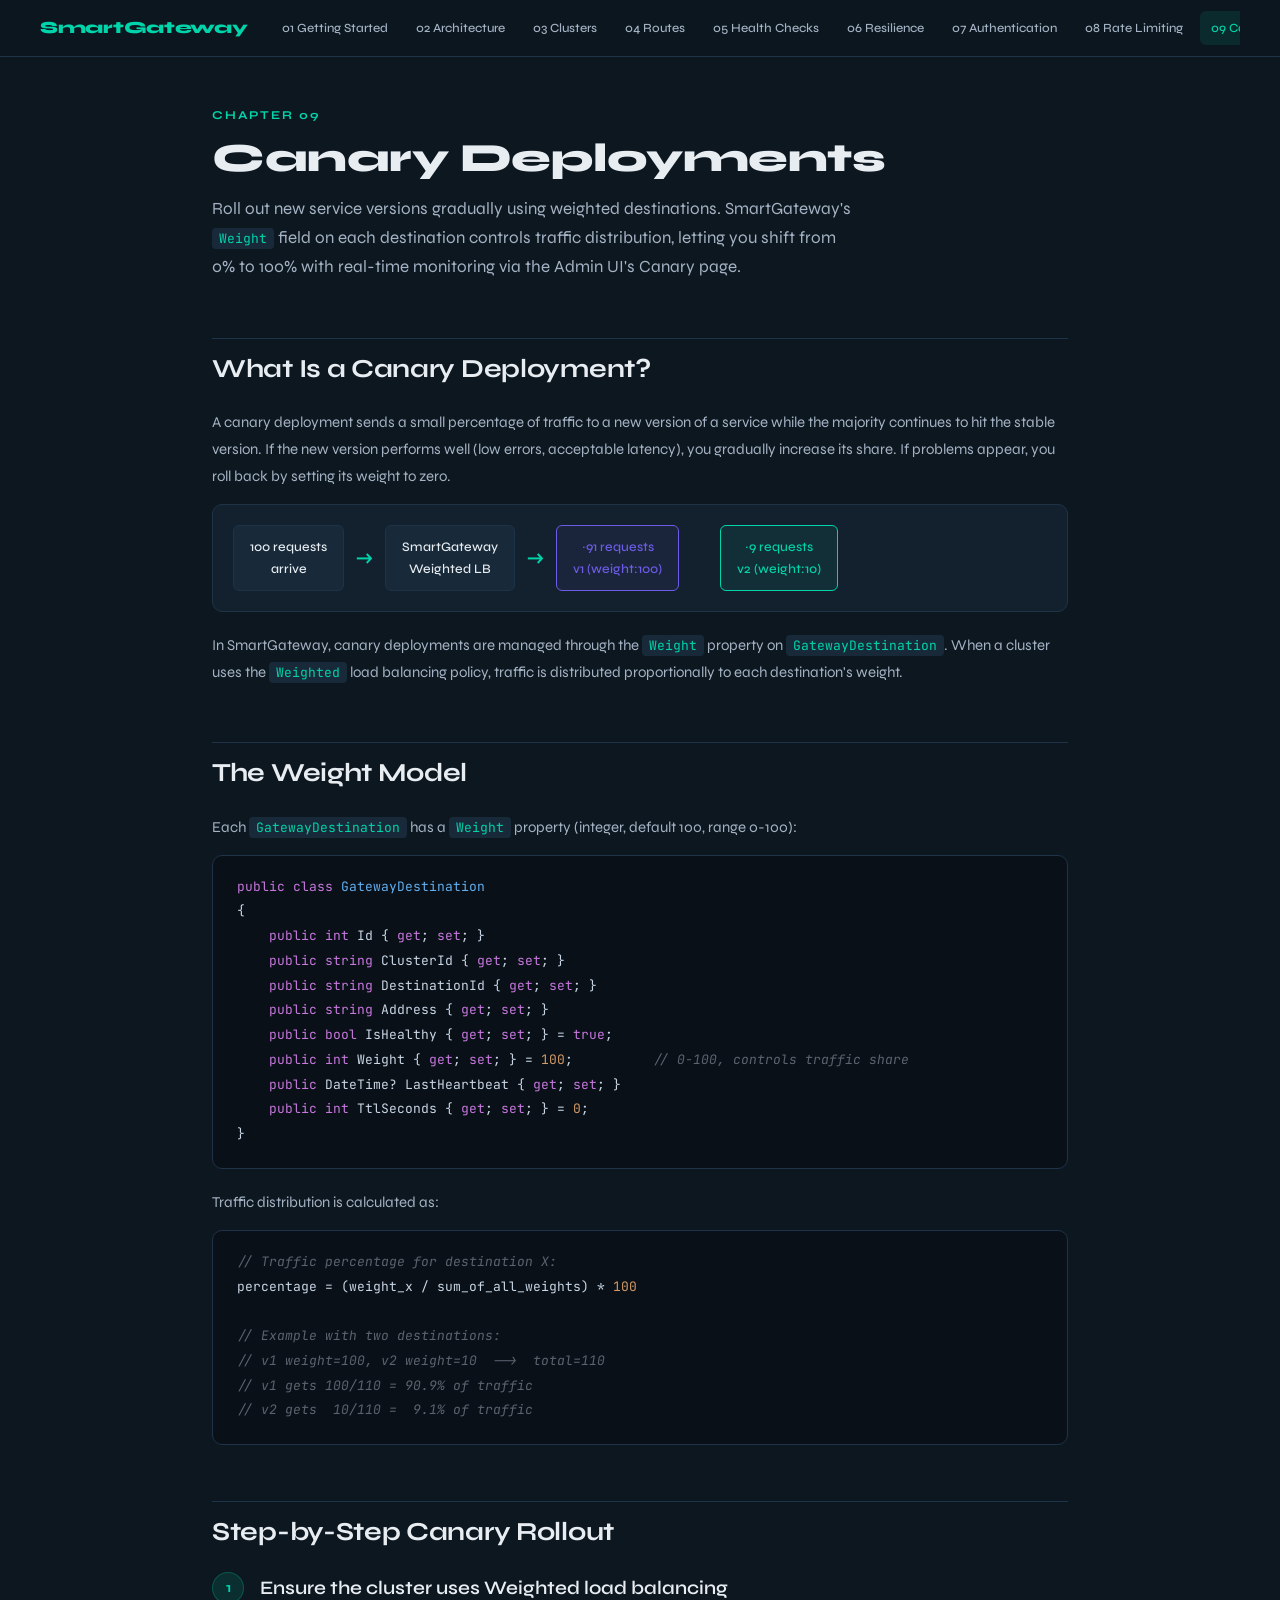
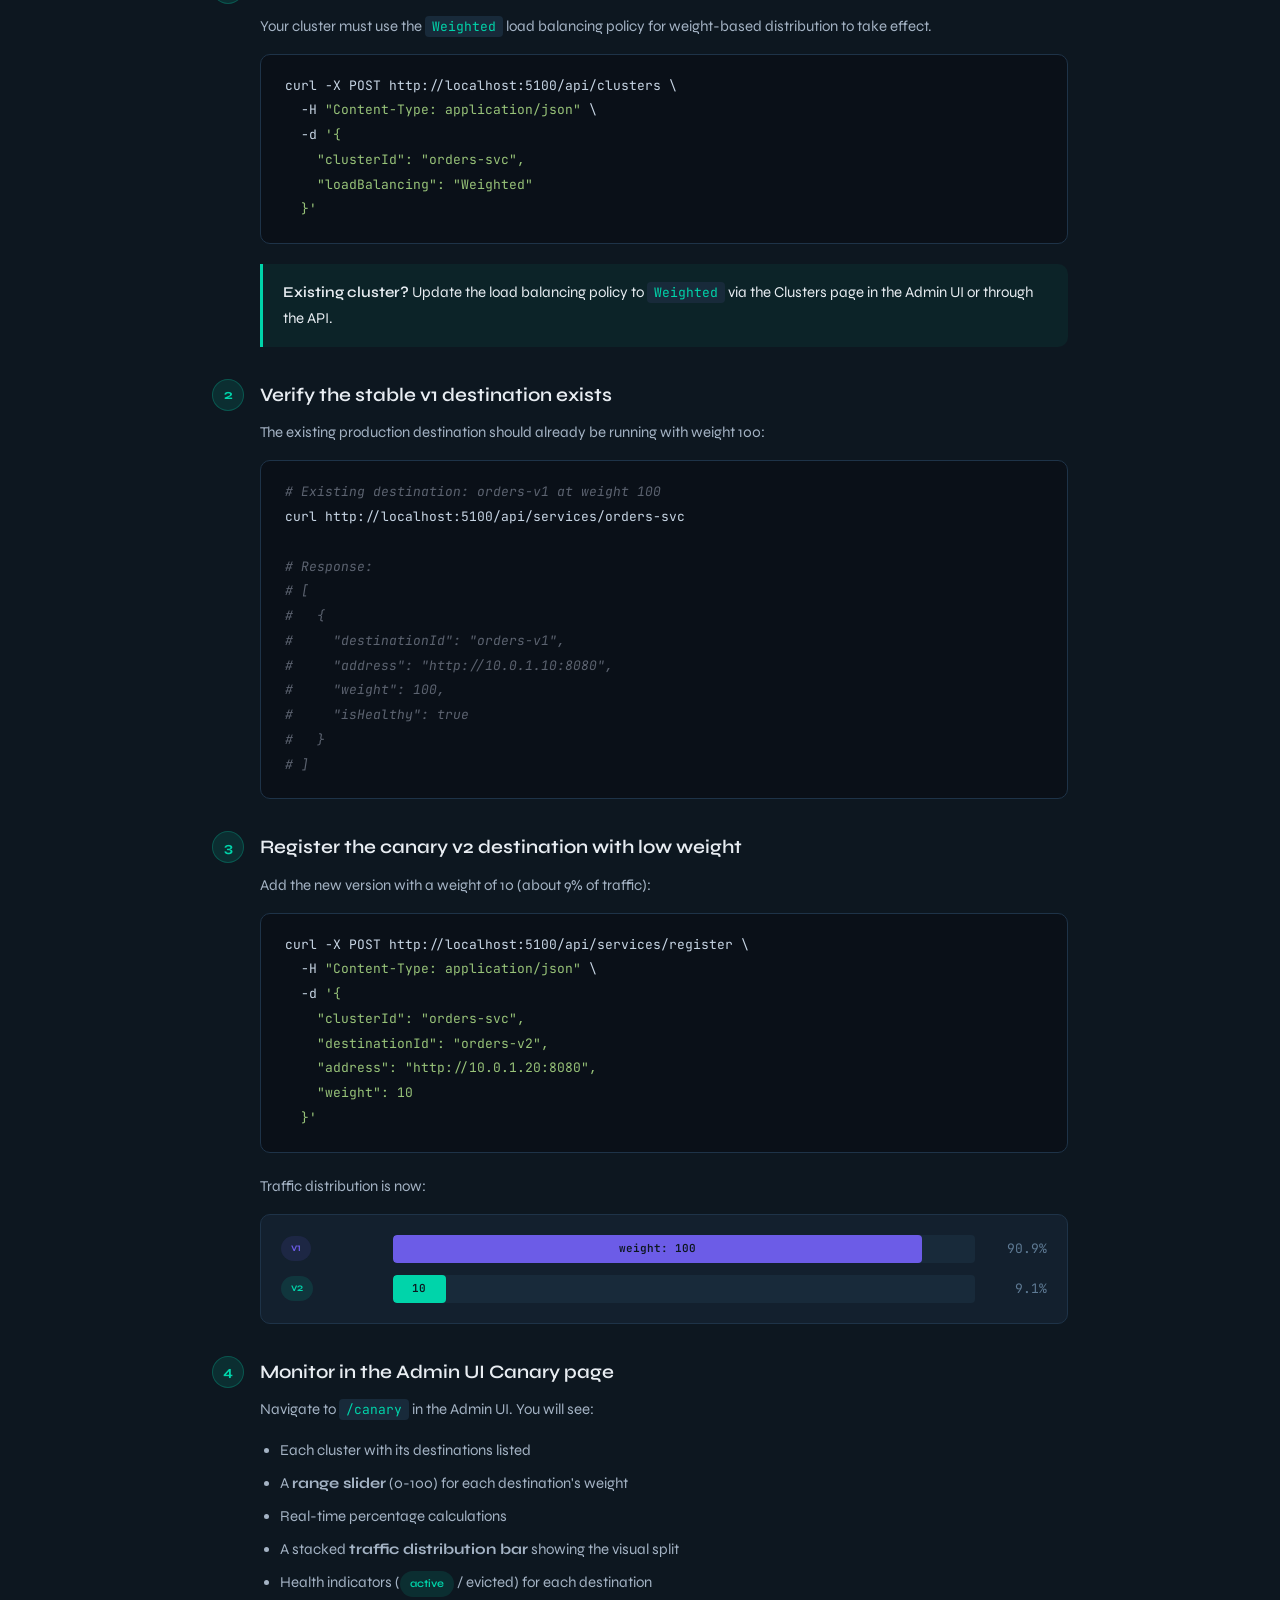
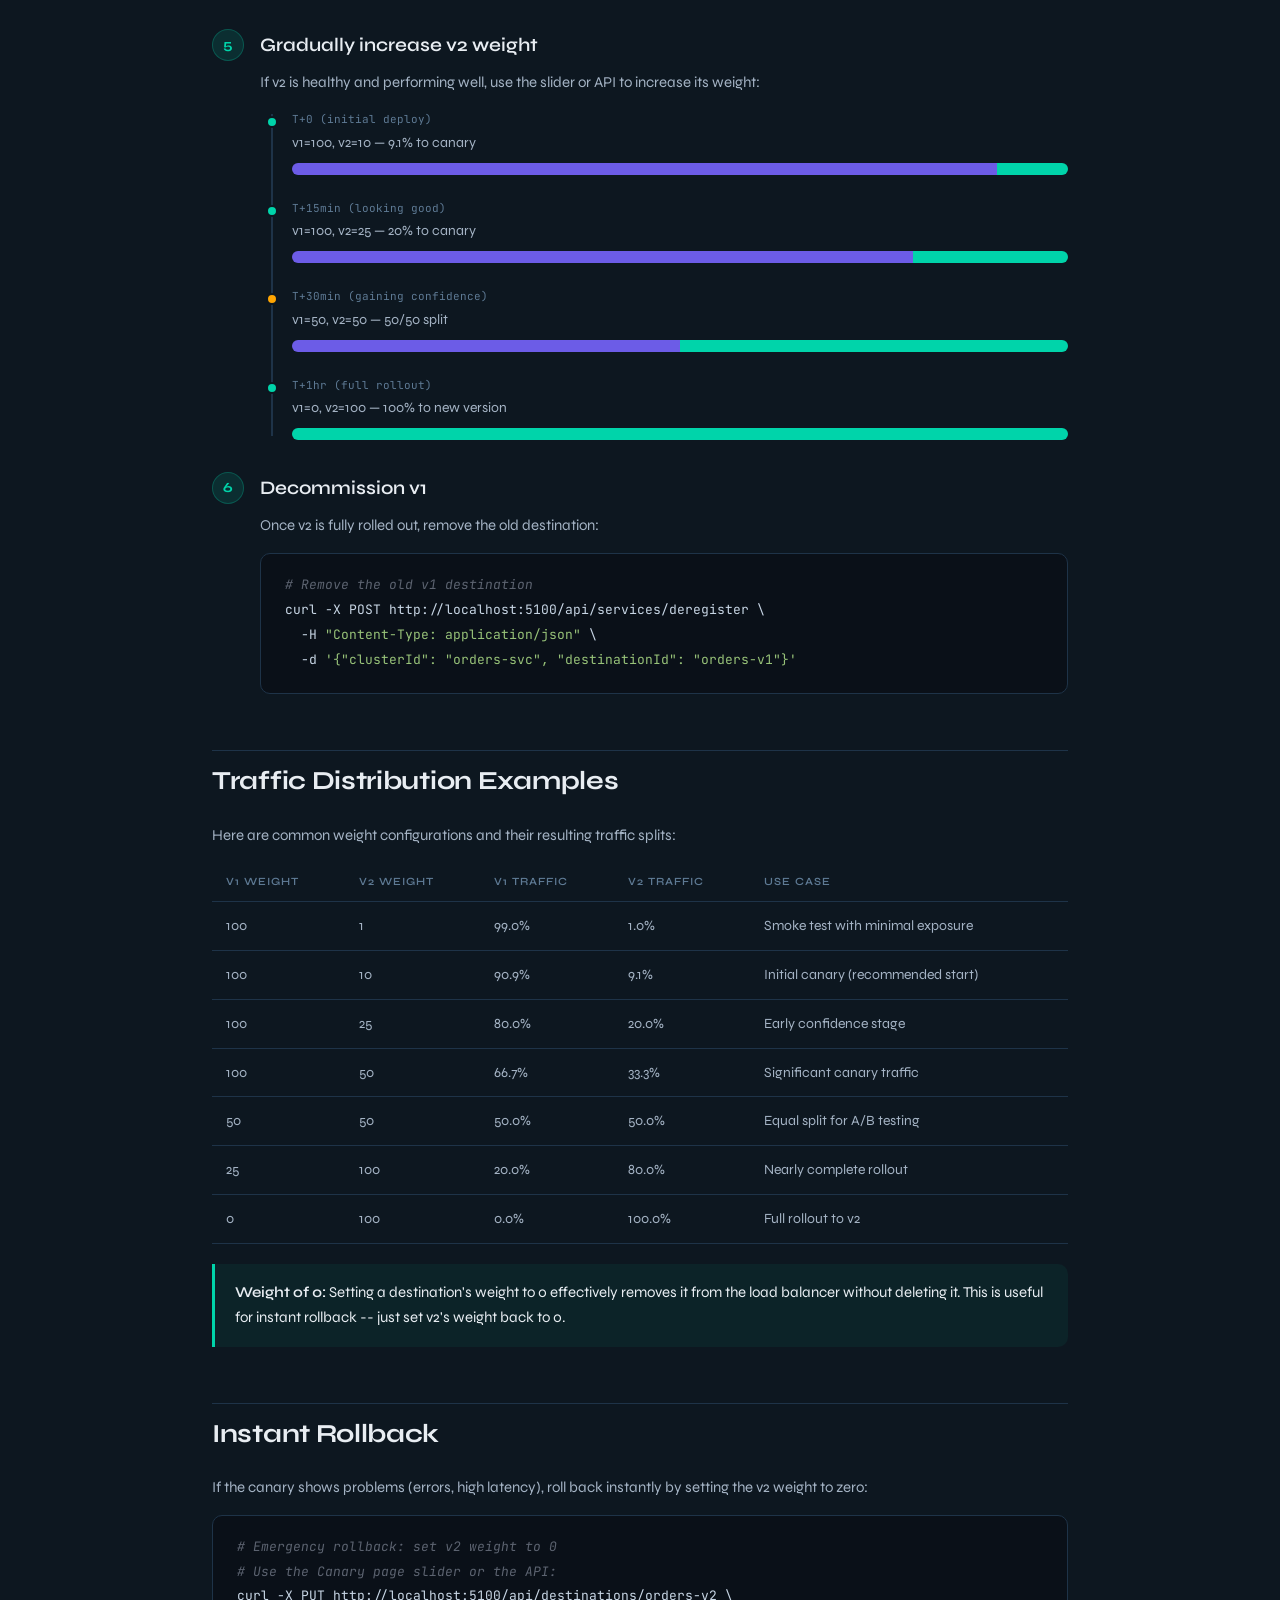
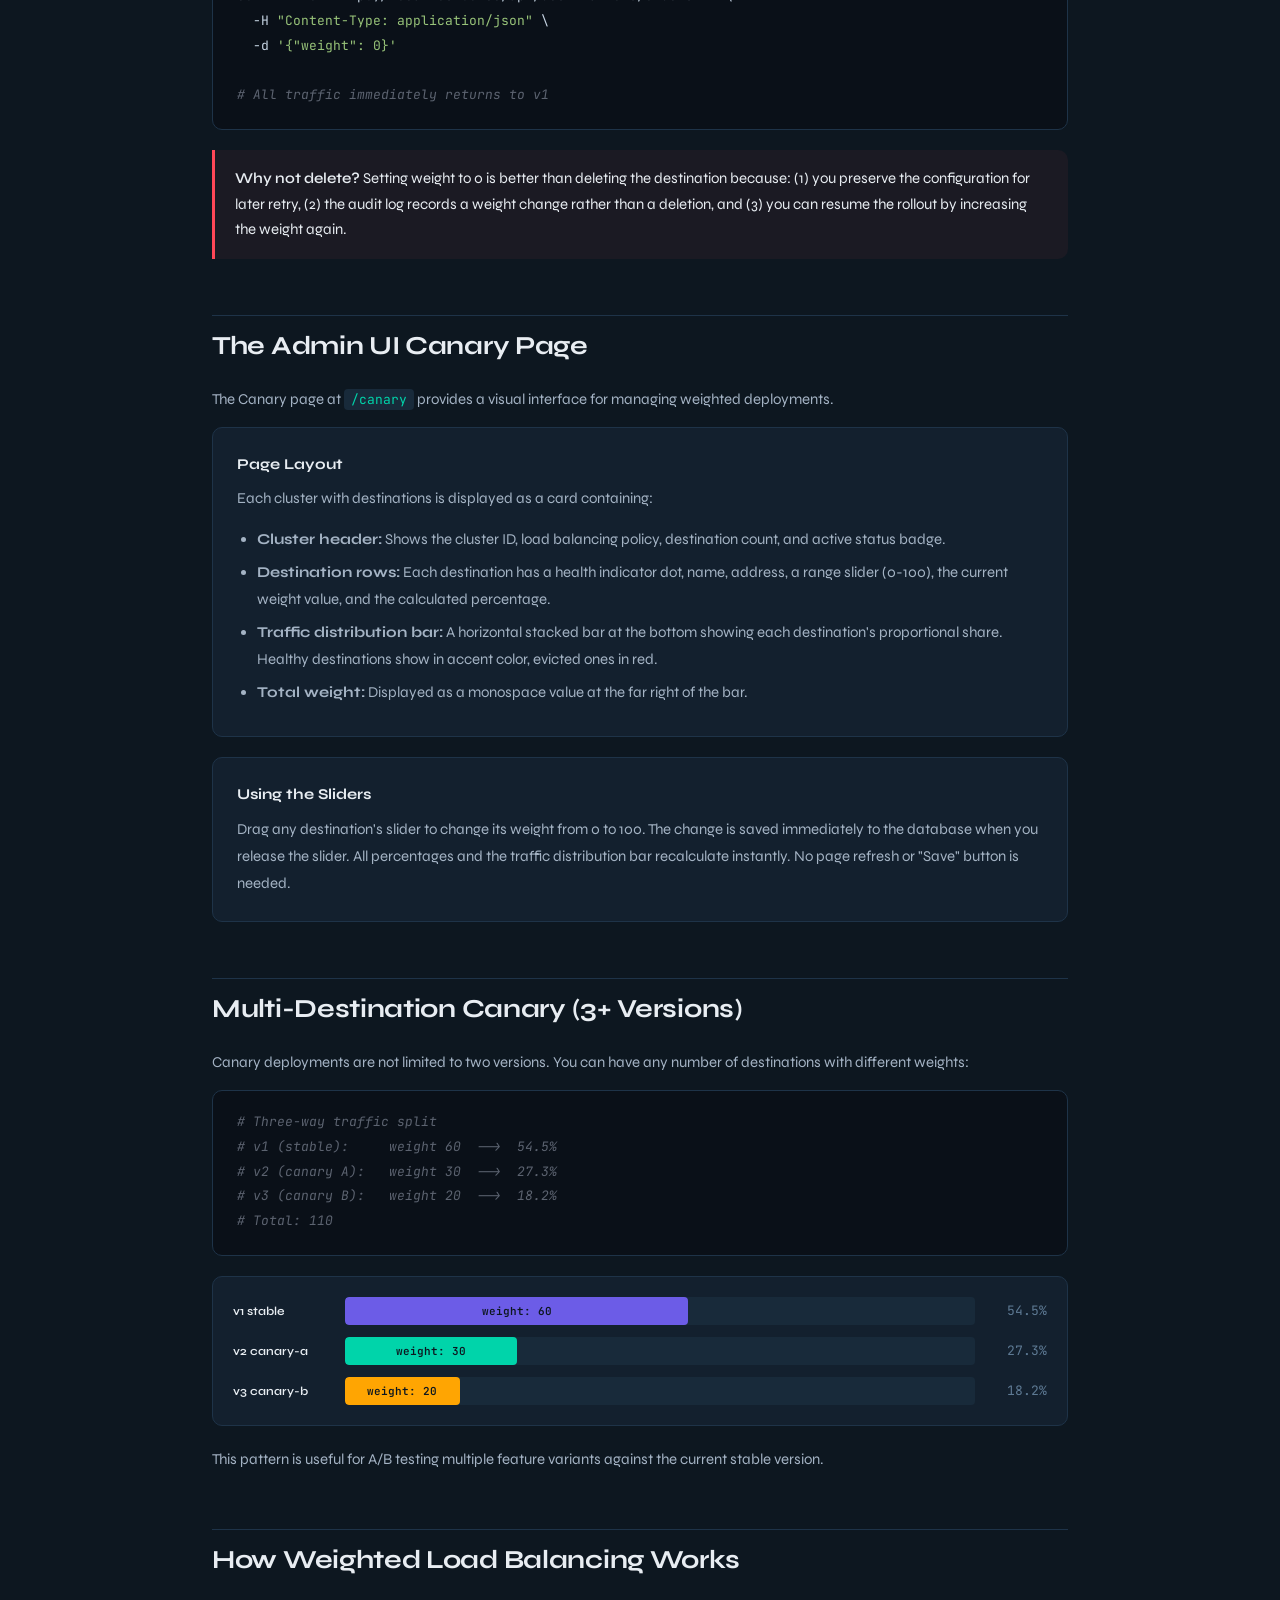
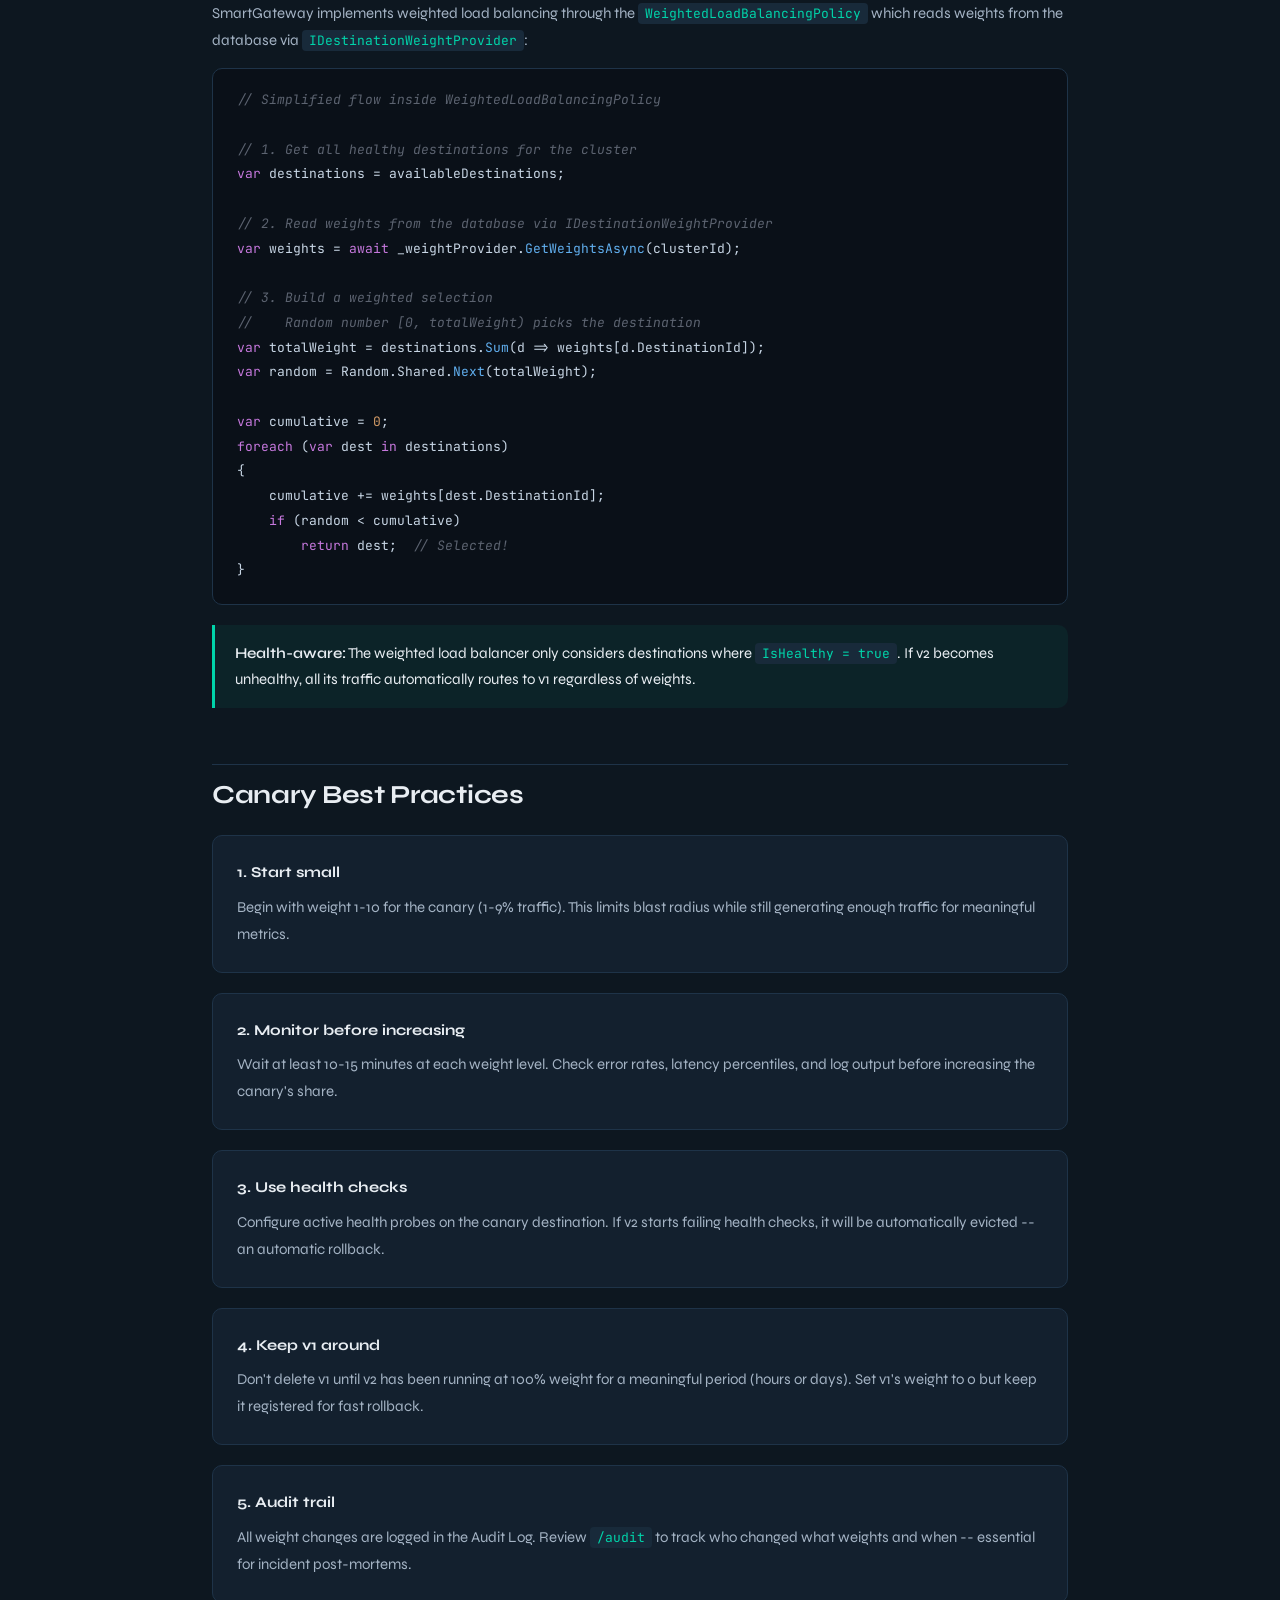
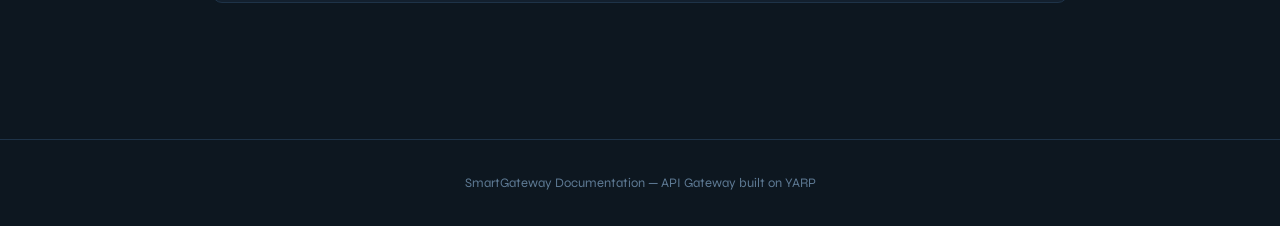
<file: docs/09-canary-deployments.html>
<!DOCTYPE html>
<html lang="en">
<head>
<meta charset="UTF-8">
<meta name="viewport" content="width=device-width, initial-scale=1.0">
<title>Canary Deployments - SmartGateway Documentation</title>
<link href="https://fonts.googleapis.com/css2?family=Syne:wght@400;500;600;700;800&family=JetBrains+Mono:wght@400;500;600&display=swap" rel="stylesheet">
<style>
  *,*::before,*::after{box-sizing:border-box;margin:0;padding:0}
  :root{
    --bg:#0d1720;--surface:#13202e;--surface2:#182a3a;--border:#1e3348;
    --accent:#00d4aa;--accent2:#6c5ce7;--text:#e8edf2;--text2:#a4b3c4;--text3:#5e7a94;
    --success:#00d4aa;--danger:#ff4757;--warn:#ffa502;
    --font:'Syne',sans-serif;--mono:'JetBrains Mono',monospace;
    --radius:10px;--radius-sm:6px;
  }
  html{scroll-behavior:smooth}
  body{background:var(--bg);color:var(--text);font-family:var(--font);line-height:1.7;font-size:15px}
  a{color:var(--accent);text-decoration:none;transition:opacity .2s}
  a:hover{opacity:.8}

  .navbar{position:sticky;top:0;z-index:100;background:rgba(13,23,32,.92);backdrop-filter:blur(16px);border-bottom:1px solid var(--border);padding:0 32px}
  .nav-inner{max-width:1200px;margin:0 auto;display:flex;align-items:center;height:56px;gap:24px;overflow-x:auto}
  .nav-brand{font-weight:800;font-size:17px;color:var(--accent);white-space:nowrap;letter-spacing:-.3px}
  .nav-links{display:flex;gap:6px;flex:1;overflow-x:auto;scrollbar-width:none}
  .nav-links::-webkit-scrollbar{display:none}
  .nav-link{font-size:12.5px;padding:6px 11px;border-radius:var(--radius-sm);color:var(--text2);white-space:nowrap;transition:all .2s;font-weight:500}
  .nav-link:hover{background:var(--surface);color:var(--text)}
  .nav-link.active{background:rgba(0,212,170,.1);color:var(--accent)}

  .container{max-width:920px;margin:0 auto;padding:48px 32px 80px}

  .hero{margin-bottom:56px}
  .hero-label{font-size:12px;font-weight:700;text-transform:uppercase;letter-spacing:2px;color:var(--accent);margin-bottom:10px}
  .hero h1{font-size:40px;font-weight:800;line-height:1.15;letter-spacing:-.5px;margin-bottom:14px}
  .hero p{font-size:17px;color:var(--text2);max-width:640px;line-height:1.7}

  section{margin-bottom:56px}
  h2{font-size:26px;font-weight:700;margin-bottom:18px;letter-spacing:-.3px;padding-top:8px;border-top:1px solid var(--border)}
  h3{font-size:19px;font-weight:600;margin-bottom:12px;color:var(--text)}
  p,li{color:var(--text2);line-height:1.8}
  p{margin-bottom:14px}
  ul,ol{margin-left:20px;margin-bottom:16px}
  li{margin-bottom:6px}

  .card{background:var(--surface);border:1px solid var(--border);border-radius:var(--radius);padding:24px;margin-bottom:20px}
  .card-title{font-size:15px;font-weight:700;color:var(--text);margin-bottom:8px}

  pre{background:#0a1018;border:1px solid var(--border);border-radius:var(--radius);padding:20px 24px;overflow-x:auto;margin-bottom:20px;line-height:1.65}
  code{font-family:var(--mono);font-size:13px}
  pre code{color:#c8d6e5}
  :not(pre)>code{background:var(--surface2);padding:2px 7px;border-radius:4px;font-size:13px;color:var(--accent)}

  .info-box{border-left:3px solid var(--accent);background:rgba(0,212,170,.06);padding:16px 20px;border-radius:0 var(--radius) var(--radius) 0;margin-bottom:20px}
  .info-box.warn{border-left-color:var(--warn);background:rgba(255,165,2,.06)}
  .info-box.danger{border-left-color:var(--danger);background:rgba(255,71,87,.06)}
  .info-box strong{color:var(--text);font-weight:600}

  table{width:100%;border-collapse:collapse;margin-bottom:20px;font-size:14px}
  th{text-align:left;font-weight:600;color:var(--text3);font-size:11px;text-transform:uppercase;letter-spacing:1px;padding:10px 14px;border-bottom:1px solid var(--border)}
  td{padding:12px 14px;border-bottom:1px solid var(--border);color:var(--text2)}
  tr:hover td{background:rgba(0,212,170,.03)}

  .steps{counter-reset:step}
  .step{counter-increment:step;position:relative;padding-left:48px;margin-bottom:32px}
  .step::before{content:counter(step);position:absolute;left:0;top:0;width:32px;height:32px;border-radius:50%;background:rgba(0,212,170,.12);color:var(--accent);font-weight:700;font-size:14px;display:flex;align-items:center;justify-content:center;border:1px solid rgba(0,212,170,.25)}
  .step h3{margin-bottom:8px}

  /* ── Weight bar visualization ── */
  .weight-viz{background:var(--surface);border:1px solid var(--border);border-radius:var(--radius);padding:20px;margin-bottom:20px}
  .weight-row{display:flex;align-items:center;gap:12px;margin-bottom:12px}
  .weight-row:last-child{margin-bottom:0}
  .weight-label{width:100px;font-size:13px;font-weight:600;color:var(--text)}
  .weight-bar-track{flex:1;height:28px;background:var(--surface2);border-radius:4px;overflow:hidden;position:relative}
  .weight-bar-fill{height:100%;border-radius:4px;display:flex;align-items:center;justify-content:center;font-family:var(--mono);font-size:11px;font-weight:600;color:var(--bg);transition:width .3s}
  .weight-pct{width:60px;text-align:right;font-family:var(--mono);font-size:13px;color:var(--text3)}

  /* ── Timeline ── */
  .timeline{position:relative;padding-left:32px;margin-bottom:24px}
  .timeline::before{content:'';position:absolute;left:11px;top:4px;bottom:4px;width:2px;background:var(--border)}
  .tl-item{position:relative;margin-bottom:24px}
  .tl-item::before{content:'';position:absolute;left:-26px;top:6px;width:12px;height:12px;border-radius:50%;background:var(--accent);border:2px solid var(--bg)}
  .tl-item.warn::before{background:var(--warn)}
  .tl-item.done::before{background:var(--success)}
  .tl-time{font-family:var(--mono);font-size:11px;color:var(--text3);margin-bottom:2px}
  .tl-desc{font-size:14px;color:var(--text2)}

  /* ── Traffic split visual ── */
  .traffic-split{display:flex;height:12px;border-radius:6px;overflow:hidden;margin-bottom:8px}
  .traffic-v1{background:var(--accent2)}
  .traffic-v2{background:var(--accent)}

  .flow{display:flex;align-items:center;gap:12px;flex-wrap:wrap;margin-bottom:20px;padding:20px;background:var(--surface);border-radius:var(--radius);border:1px solid var(--border)}
  .flow-step{background:var(--surface2);border:1px solid var(--border);border-radius:var(--radius-sm);padding:10px 16px;font-size:13px;font-weight:500;color:var(--text);text-align:center;min-width:90px}
  .flow-arrow{color:var(--accent);font-size:20px;font-weight:700}
  .flow-step.v1{border-color:var(--accent2);background:rgba(108,92,231,.08);color:var(--accent2)}
  .flow-step.v2{border-color:var(--accent);background:rgba(0,212,170,.08);color:var(--accent)}

  .badge{display:inline-block;font-size:11px;font-weight:600;padding:3px 10px;border-radius:20px}
  .badge-green{background:rgba(0,212,170,.12);color:var(--success)}
  .badge-purple{background:rgba(108,92,231,.12);color:var(--accent2)}

  footer{border-top:1px solid var(--border);padding:32px;text-align:center;color:var(--text3);font-size:13px}
  .kw{color:#c678dd} .str{color:#98c379} .cm{color:#5c6370;font-style:italic} .fn{color:#61afef} .num{color:#d19a66} .op{color:#56b6c2}
</style>
</head>
<body>

<nav class="navbar">
  <div class="nav-inner">
    <div class="nav-brand">SmartGateway</div>
    <div class="nav-links">
      <a href="01-getting-started.html" class="nav-link">01 Getting Started</a>
      <a href="02-architecture.html" class="nav-link">02 Architecture</a>
      <a href="03-clusters.html" class="nav-link">03 Clusters</a>
      <a href="04-routes.html" class="nav-link">04 Routes</a>
      <a href="05-health-checks.html" class="nav-link">05 Health Checks</a>
      <a href="06-resilience.html" class="nav-link">06 Resilience</a>
      <a href="07-authentication.html" class="nav-link">07 Authentication</a>
      <a href="08-rate-limiting.html" class="nav-link">08 Rate Limiting</a>
      <a href="09-canary-deployments.html" class="nav-link active">09 Canary</a>
      <a href="10-transforms.html" class="nav-link">10 Transforms</a>
      <a href="11-admin-ui.html" class="nav-link">11 Admin UI</a>
    </div>
  </div>
</nav>

<div class="container">

  <div class="hero">
    <div class="hero-label">Chapter 09</div>
    <h1>Canary Deployments</h1>
    <p>Roll out new service versions gradually using weighted destinations. SmartGateway's <code>Weight</code> field on each destination controls traffic distribution, letting you shift from 0% to 100% with real-time monitoring via the Admin UI's Canary page.</p>
  </div>

  <!-- Section 1: Concept -->
  <section id="concept">
    <h2>What Is a Canary Deployment?</h2>
    <p>A canary deployment sends a small percentage of traffic to a new version of a service while the majority continues to hit the stable version. If the new version performs well (low errors, acceptable latency), you gradually increase its share. If problems appear, you roll back by setting its weight to zero.</p>

    <div class="flow">
      <div class="flow-step">100 requests<br>arrive</div>
      <div class="flow-arrow">&#8594;</div>
      <div class="flow-step">SmartGateway<br>Weighted LB</div>
      <div class="flow-arrow">&#8594;</div>
      <div class="flow-step v1">~91 requests<br>v1 (weight:100)</div>
      <div class="flow-arrow" style="visibility:hidden">&#8594;</div>
      <div class="flow-step v2">~9 requests<br>v2 (weight:10)</div>
    </div>

    <p>In SmartGateway, canary deployments are managed through the <code>Weight</code> property on <code>GatewayDestination</code>. When a cluster uses the <code>Weighted</code> load balancing policy, traffic is distributed proportionally to each destination's weight.</p>
  </section>

  <!-- Section 2: Weight Model -->
  <section id="weight-model">
    <h2>The Weight Model</h2>
    <p>Each <code>GatewayDestination</code> has a <code>Weight</code> property (integer, default 100, range 0-100):</p>

    <pre><code><span class="kw">public class</span> <span class="fn">GatewayDestination</span>
{
    <span class="kw">public int</span> Id { <span class="kw">get</span>; <span class="kw">set</span>; }
    <span class="kw">public string</span> ClusterId { <span class="kw">get</span>; <span class="kw">set</span>; }
    <span class="kw">public string</span> DestinationId { <span class="kw">get</span>; <span class="kw">set</span>; }
    <span class="kw">public string</span> Address { <span class="kw">get</span>; <span class="kw">set</span>; }
    <span class="kw">public bool</span> IsHealthy { <span class="kw">get</span>; <span class="kw">set</span>; } = <span class="kw">true</span>;
    <span class="kw">public int</span> Weight { <span class="kw">get</span>; <span class="kw">set</span>; } = <span class="num">100</span>;          <span class="cm">// 0-100, controls traffic share</span>
    <span class="kw">public</span> DateTime? LastHeartbeat { <span class="kw">get</span>; <span class="kw">set</span>; }
    <span class="kw">public int</span> TtlSeconds { <span class="kw">get</span>; <span class="kw">set</span>; } = <span class="num">0</span>;
}</code></pre>

    <p>Traffic distribution is calculated as:</p>
    <pre><code><span class="cm">// Traffic percentage for destination X:</span>
percentage = (weight_x / sum_of_all_weights) * <span class="num">100</span>

<span class="cm">// Example with two destinations:</span>
<span class="cm">// v1 weight=100, v2 weight=10  -->  total=110</span>
<span class="cm">// v1 gets 100/110 = 90.9% of traffic</span>
<span class="cm">// v2 gets  10/110 =  9.1% of traffic</span></code></pre>
  </section>

  <!-- Section 3: Step by Step -->
  <section id="walkthrough">
    <h2>Step-by-Step Canary Rollout</h2>

    <div class="steps">
      <div class="step">
        <h3>Ensure the cluster uses Weighted load balancing</h3>
        <p>Your cluster must use the <code>Weighted</code> load balancing policy for weight-based distribution to take effect.</p>
        <pre><code>curl -X POST http://localhost:5100/api/clusters \
  -H <span class="str">"Content-Type: application/json"</span> \
  -d <span class="str">'{
    "clusterId": "orders-svc",
    "loadBalancing": "Weighted"
  }'</span></code></pre>
        <div class="info-box">
          <strong>Existing cluster?</strong> Update the load balancing policy to <code>Weighted</code> via the Clusters page in the Admin UI or through the API.
        </div>
      </div>

      <div class="step">
        <h3>Verify the stable v1 destination exists</h3>
        <p>The existing production destination should already be running with weight 100:</p>
        <pre><code><span class="cm"># Existing destination: orders-v1 at weight 100</span>
curl http://localhost:5100/api/services/orders-svc

<span class="cm"># Response:</span>
<span class="cm"># [</span>
<span class="cm">#   {</span>
<span class="cm">#     "destinationId": "orders-v1",</span>
<span class="cm">#     "address": "http://10.0.1.10:8080",</span>
<span class="cm">#     "weight": 100,</span>
<span class="cm">#     "isHealthy": true</span>
<span class="cm">#   }</span>
<span class="cm"># ]</span></code></pre>
      </div>

      <div class="step">
        <h3>Register the canary v2 destination with low weight</h3>
        <p>Add the new version with a weight of 10 (about 9% of traffic):</p>
        <pre><code>curl -X POST http://localhost:5100/api/services/register \
  -H <span class="str">"Content-Type: application/json"</span> \
  -d <span class="str">'{
    "clusterId": "orders-svc",
    "destinationId": "orders-v2",
    "address": "http://10.0.1.20:8080",
    "weight": 10
  }'</span></code></pre>

        <p>Traffic distribution is now:</p>
        <div class="weight-viz">
          <div class="weight-row">
            <div class="weight-label"><span class="badge badge-purple">v1</span></div>
            <div class="weight-bar-track">
              <div class="weight-bar-fill" style="width:90.9%;background:var(--accent2)">weight: 100</div>
            </div>
            <div class="weight-pct">90.9%</div>
          </div>
          <div class="weight-row">
            <div class="weight-label"><span class="badge badge-green">v2</span></div>
            <div class="weight-bar-track">
              <div class="weight-bar-fill" style="width:9.1%;background:var(--accent)">10</div>
            </div>
            <div class="weight-pct">9.1%</div>
          </div>
        </div>
      </div>

      <div class="step">
        <h3>Monitor in the Admin UI Canary page</h3>
        <p>Navigate to <code>/canary</code> in the Admin UI. You will see:</p>
        <ul>
          <li>Each cluster with its destinations listed</li>
          <li>A <strong>range slider</strong> (0-100) for each destination's weight</li>
          <li>Real-time percentage calculations</li>
          <li>A stacked <strong>traffic distribution bar</strong> showing the visual split</li>
          <li>Health indicators (<span class="badge badge-green">active</span> / evicted) for each destination</li>
        </ul>
      </div>

      <div class="step">
        <h3>Gradually increase v2 weight</h3>
        <p>If v2 is healthy and performing well, use the slider or API to increase its weight:</p>

        <div class="timeline">
          <div class="tl-item">
            <div class="tl-time">T+0 (initial deploy)</div>
            <div class="tl-desc">v1=100, v2=10 &mdash; 9.1% to canary</div>
            <div class="traffic-split" style="margin-top:8px"><div class="traffic-v1" style="width:90.9%"></div><div class="traffic-v2" style="width:9.1%"></div></div>
          </div>
          <div class="tl-item">
            <div class="tl-time">T+15min (looking good)</div>
            <div class="tl-desc">v1=100, v2=25 &mdash; 20% to canary</div>
            <div class="traffic-split" style="margin-top:8px"><div class="traffic-v1" style="width:80%"></div><div class="traffic-v2" style="width:20%"></div></div>
          </div>
          <div class="tl-item warn">
            <div class="tl-time">T+30min (gaining confidence)</div>
            <div class="tl-desc">v1=50, v2=50 &mdash; 50/50 split</div>
            <div class="traffic-split" style="margin-top:8px"><div class="traffic-v1" style="width:50%"></div><div class="traffic-v2" style="width:50%"></div></div>
          </div>
          <div class="tl-item done">
            <div class="tl-time">T+1hr (full rollout)</div>
            <div class="tl-desc">v1=0, v2=100 &mdash; 100% to new version</div>
            <div class="traffic-split" style="margin-top:8px"><div class="traffic-v1" style="width:0%"></div><div class="traffic-v2" style="width:100%"></div></div>
          </div>
        </div>
      </div>

      <div class="step">
        <h3>Decommission v1</h3>
        <p>Once v2 is fully rolled out, remove the old destination:</p>
        <pre><code><span class="cm"># Remove the old v1 destination</span>
curl -X POST http://localhost:5100/api/services/deregister \
  -H <span class="str">"Content-Type: application/json"</span> \
  -d <span class="str">'{"clusterId": "orders-svc", "destinationId": "orders-v1"}'</span></code></pre>
      </div>
    </div>
  </section>

  <!-- Section 4: Traffic Distribution -->
  <section id="distribution">
    <h2>Traffic Distribution Examples</h2>
    <p>Here are common weight configurations and their resulting traffic splits:</p>

    <table>
      <thead>
        <tr><th>v1 Weight</th><th>v2 Weight</th><th>v1 Traffic</th><th>v2 Traffic</th><th>Use Case</th></tr>
      </thead>
      <tbody>
        <tr><td>100</td><td>1</td><td>99.0%</td><td>1.0%</td><td>Smoke test with minimal exposure</td></tr>
        <tr><td>100</td><td>10</td><td>90.9%</td><td>9.1%</td><td>Initial canary (recommended start)</td></tr>
        <tr><td>100</td><td>25</td><td>80.0%</td><td>20.0%</td><td>Early confidence stage</td></tr>
        <tr><td>100</td><td>50</td><td>66.7%</td><td>33.3%</td><td>Significant canary traffic</td></tr>
        <tr><td>50</td><td>50</td><td>50.0%</td><td>50.0%</td><td>Equal split for A/B testing</td></tr>
        <tr><td>25</td><td>100</td><td>20.0%</td><td>80.0%</td><td>Nearly complete rollout</td></tr>
        <tr><td>0</td><td>100</td><td>0.0%</td><td>100.0%</td><td>Full rollout to v2</td></tr>
      </tbody>
    </table>

    <div class="info-box">
      <strong>Weight of 0:</strong> Setting a destination's weight to 0 effectively removes it from the load balancer without deleting it. This is useful for instant rollback -- just set v2's weight back to 0.
    </div>
  </section>

  <!-- Section 5: Rollback -->
  <section id="rollback">
    <h2>Instant Rollback</h2>
    <p>If the canary shows problems (errors, high latency), roll back instantly by setting the v2 weight to zero:</p>

    <pre><code><span class="cm"># Emergency rollback: set v2 weight to 0</span>
<span class="cm"># Use the Canary page slider or the API:</span>
curl -X PUT http://localhost:5100/api/destinations/orders-v2 \
  -H <span class="str">"Content-Type: application/json"</span> \
  -d <span class="str">'{"weight": 0}'</span>

<span class="cm"># All traffic immediately returns to v1</span></code></pre>

    <div class="info-box danger">
      <strong>Why not delete?</strong> Setting weight to 0 is better than deleting the destination because: (1) you preserve the configuration for later retry, (2) the audit log records a weight change rather than a deletion, and (3) you can resume the rollout by increasing the weight again.
    </div>
  </section>

  <!-- Section 6: Admin UI Canary Page -->
  <section id="admin-ui">
    <h2>The Admin UI Canary Page</h2>
    <p>The Canary page at <code>/canary</code> provides a visual interface for managing weighted deployments.</p>

    <div class="card">
      <div class="card-title">Page Layout</div>
      <p>Each cluster with destinations is displayed as a card containing:</p>
      <ul style="margin-bottom:0">
        <li><strong>Cluster header:</strong> Shows the cluster ID, load balancing policy, destination count, and active status badge.</li>
        <li><strong>Destination rows:</strong> Each destination has a health indicator dot, name, address, a range slider (0-100), the current weight value, and the calculated percentage.</li>
        <li><strong>Traffic distribution bar:</strong> A horizontal stacked bar at the bottom showing each destination's proportional share. Healthy destinations show in accent color, evicted ones in red.</li>
        <li><strong>Total weight:</strong> Displayed as a monospace value at the far right of the bar.</li>
      </ul>
    </div>

    <div class="card">
      <div class="card-title">Using the Sliders</div>
      <p style="margin-bottom:0">Drag any destination's slider to change its weight from 0 to 100. The change is saved immediately to the database when you release the slider. All percentages and the traffic distribution bar recalculate instantly. No page refresh or "Save" button is needed.</p>
    </div>
  </section>

  <!-- Section 7: Multi-Destination Canary -->
  <section id="multi-dest">
    <h2>Multi-Destination Canary (3+ Versions)</h2>
    <p>Canary deployments are not limited to two versions. You can have any number of destinations with different weights:</p>

    <pre><code><span class="cm"># Three-way traffic split</span>
<span class="cm"># v1 (stable):     weight 60  -->  54.5%</span>
<span class="cm"># v2 (canary A):   weight 30  -->  27.3%</span>
<span class="cm"># v3 (canary B):   weight 20  -->  18.2%</span>
<span class="cm"># Total: 110</span></code></pre>

    <div class="weight-viz">
      <div class="weight-row">
        <div class="weight-label" style="font-size:12px">v1 stable</div>
        <div class="weight-bar-track">
          <div class="weight-bar-fill" style="width:54.5%;background:var(--accent2)">weight: 60</div>
        </div>
        <div class="weight-pct">54.5%</div>
      </div>
      <div class="weight-row">
        <div class="weight-label" style="font-size:12px">v2 canary-a</div>
        <div class="weight-bar-track">
          <div class="weight-bar-fill" style="width:27.3%;background:var(--accent)">weight: 30</div>
        </div>
        <div class="weight-pct">27.3%</div>
      </div>
      <div class="weight-row">
        <div class="weight-label" style="font-size:12px">v3 canary-b</div>
        <div class="weight-bar-track">
          <div class="weight-bar-fill" style="width:18.2%;background:var(--warn)">weight: 20</div>
        </div>
        <div class="weight-pct">18.2%</div>
      </div>
    </div>

    <p>This pattern is useful for A/B testing multiple feature variants against the current stable version.</p>
  </section>

  <!-- Section 8: Weighted LB Internals -->
  <section id="internals">
    <h2>How Weighted Load Balancing Works</h2>
    <p>SmartGateway implements weighted load balancing through the <code>WeightedLoadBalancingPolicy</code> which reads weights from the database via <code>IDestinationWeightProvider</code>:</p>

    <pre><code><span class="cm">// Simplified flow inside WeightedLoadBalancingPolicy</span>

<span class="cm">// 1. Get all healthy destinations for the cluster</span>
<span class="kw">var</span> destinations = availableDestinations;

<span class="cm">// 2. Read weights from the database via IDestinationWeightProvider</span>
<span class="kw">var</span> weights = <span class="kw">await</span> _weightProvider.<span class="fn">GetWeightsAsync</span>(clusterId);

<span class="cm">// 3. Build a weighted selection</span>
<span class="cm">//    Random number [0, totalWeight) picks the destination</span>
<span class="kw">var</span> totalWeight = destinations.<span class="fn">Sum</span>(d =&gt; weights[d.DestinationId]);
<span class="kw">var</span> random = Random.Shared.<span class="fn">Next</span>(totalWeight);

<span class="kw">var</span> cumulative = <span class="num">0</span>;
<span class="kw">foreach</span> (<span class="kw">var</span> dest <span class="kw">in</span> destinations)
{
    cumulative += weights[dest.DestinationId];
    <span class="kw">if</span> (random &lt; cumulative)
        <span class="kw">return</span> dest;  <span class="cm">// Selected!</span>
}</code></pre>

    <div class="info-box">
      <strong>Health-aware:</strong> The weighted load balancer only considers destinations where <code>IsHealthy = true</code>. If v2 becomes unhealthy, all its traffic automatically routes to v1 regardless of weights.
    </div>
  </section>

  <!-- Section 9: Best Practices -->
  <section id="best-practices">
    <h2>Canary Best Practices</h2>

    <div class="card">
      <div class="card-title">1. Start small</div>
      <p style="margin-bottom:0">Begin with weight 1-10 for the canary (1-9% traffic). This limits blast radius while still generating enough traffic for meaningful metrics.</p>
    </div>

    <div class="card">
      <div class="card-title">2. Monitor before increasing</div>
      <p style="margin-bottom:0">Wait at least 10-15 minutes at each weight level. Check error rates, latency percentiles, and log output before increasing the canary's share.</p>
    </div>

    <div class="card">
      <div class="card-title">3. Use health checks</div>
      <p style="margin-bottom:0">Configure active health probes on the canary destination. If v2 starts failing health checks, it will be automatically evicted -- an automatic rollback.</p>
    </div>

    <div class="card">
      <div class="card-title">4. Keep v1 around</div>
      <p style="margin-bottom:0">Don't delete v1 until v2 has been running at 100% weight for a meaningful period (hours or days). Set v1's weight to 0 but keep it registered for fast rollback.</p>
    </div>

    <div class="card">
      <div class="card-title">5. Audit trail</div>
      <p style="margin-bottom:0">All weight changes are logged in the Audit Log. Review <code>/audit</code> to track who changed what weights and when -- essential for incident post-mortems.</p>
    </div>
  </section>

</div>

<footer>
  SmartGateway Documentation &mdash; API Gateway built on YARP
</footer>

</body>
</html>
</file>
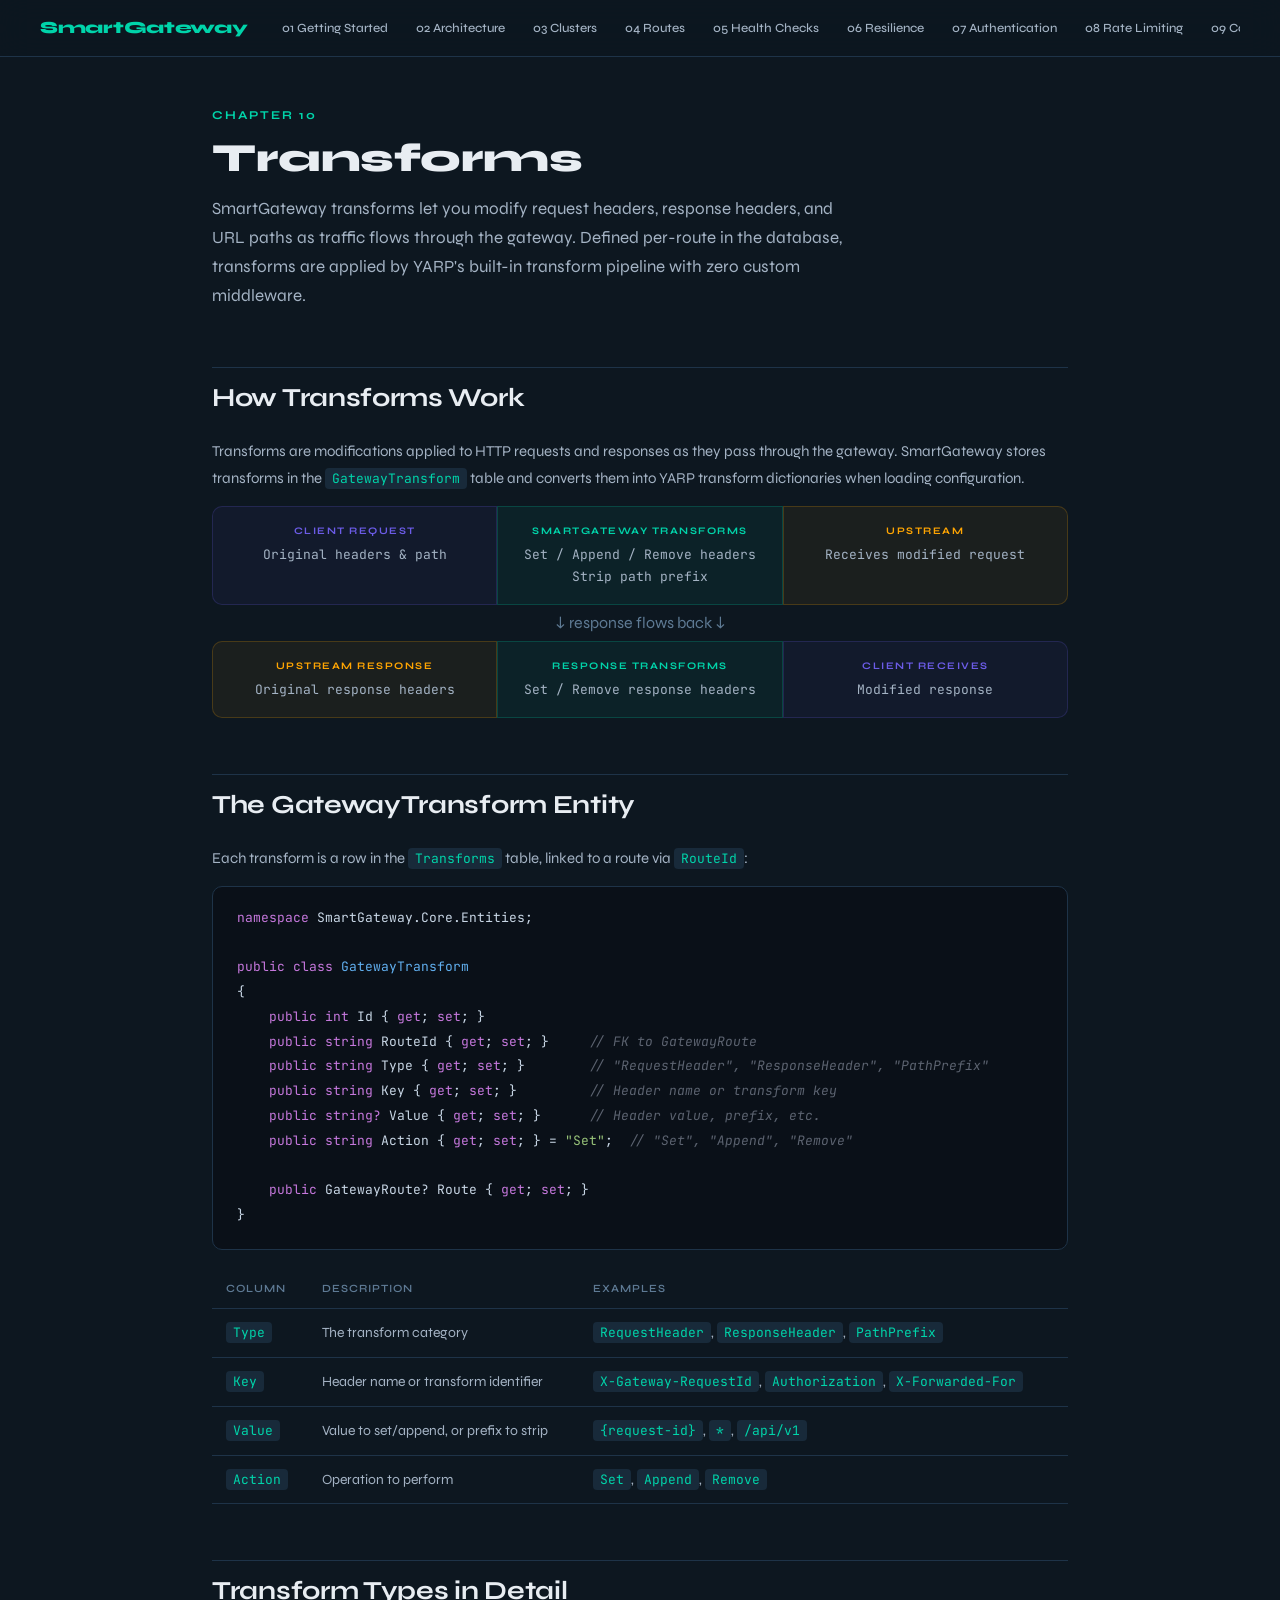
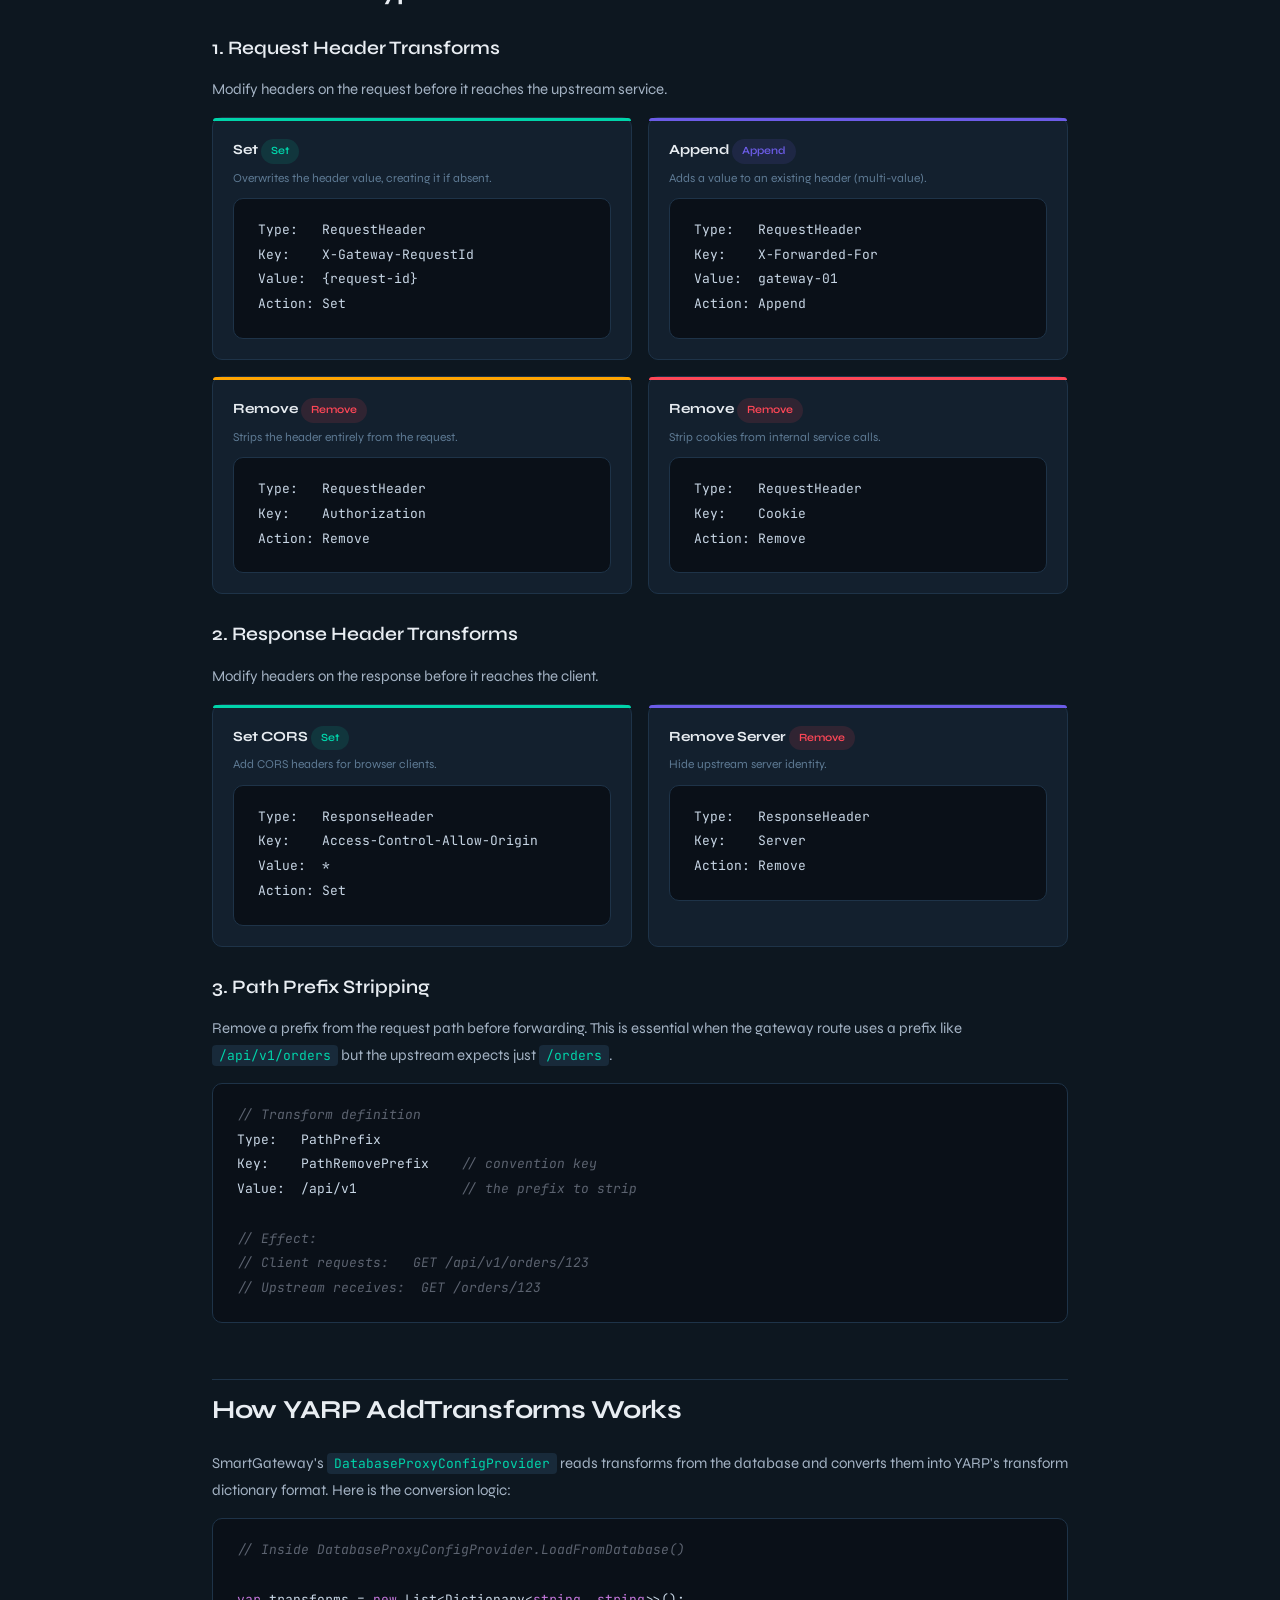
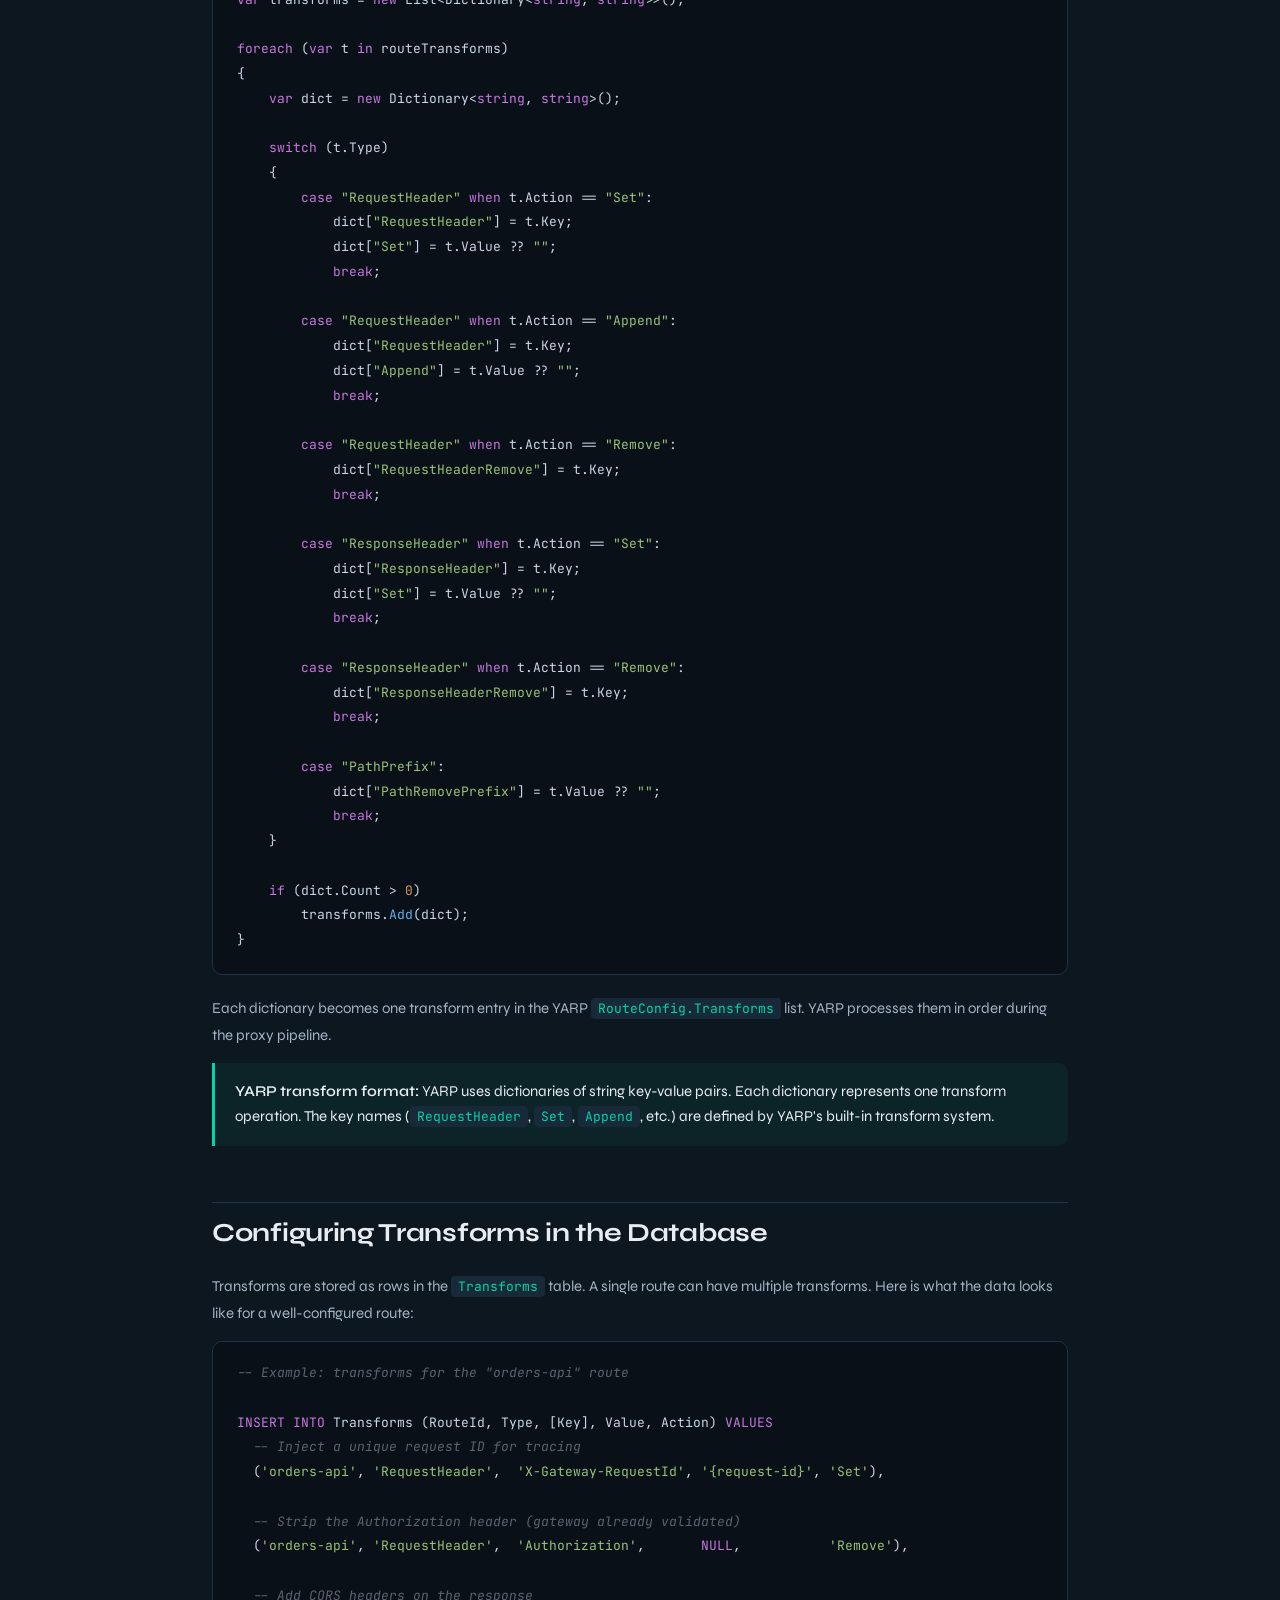
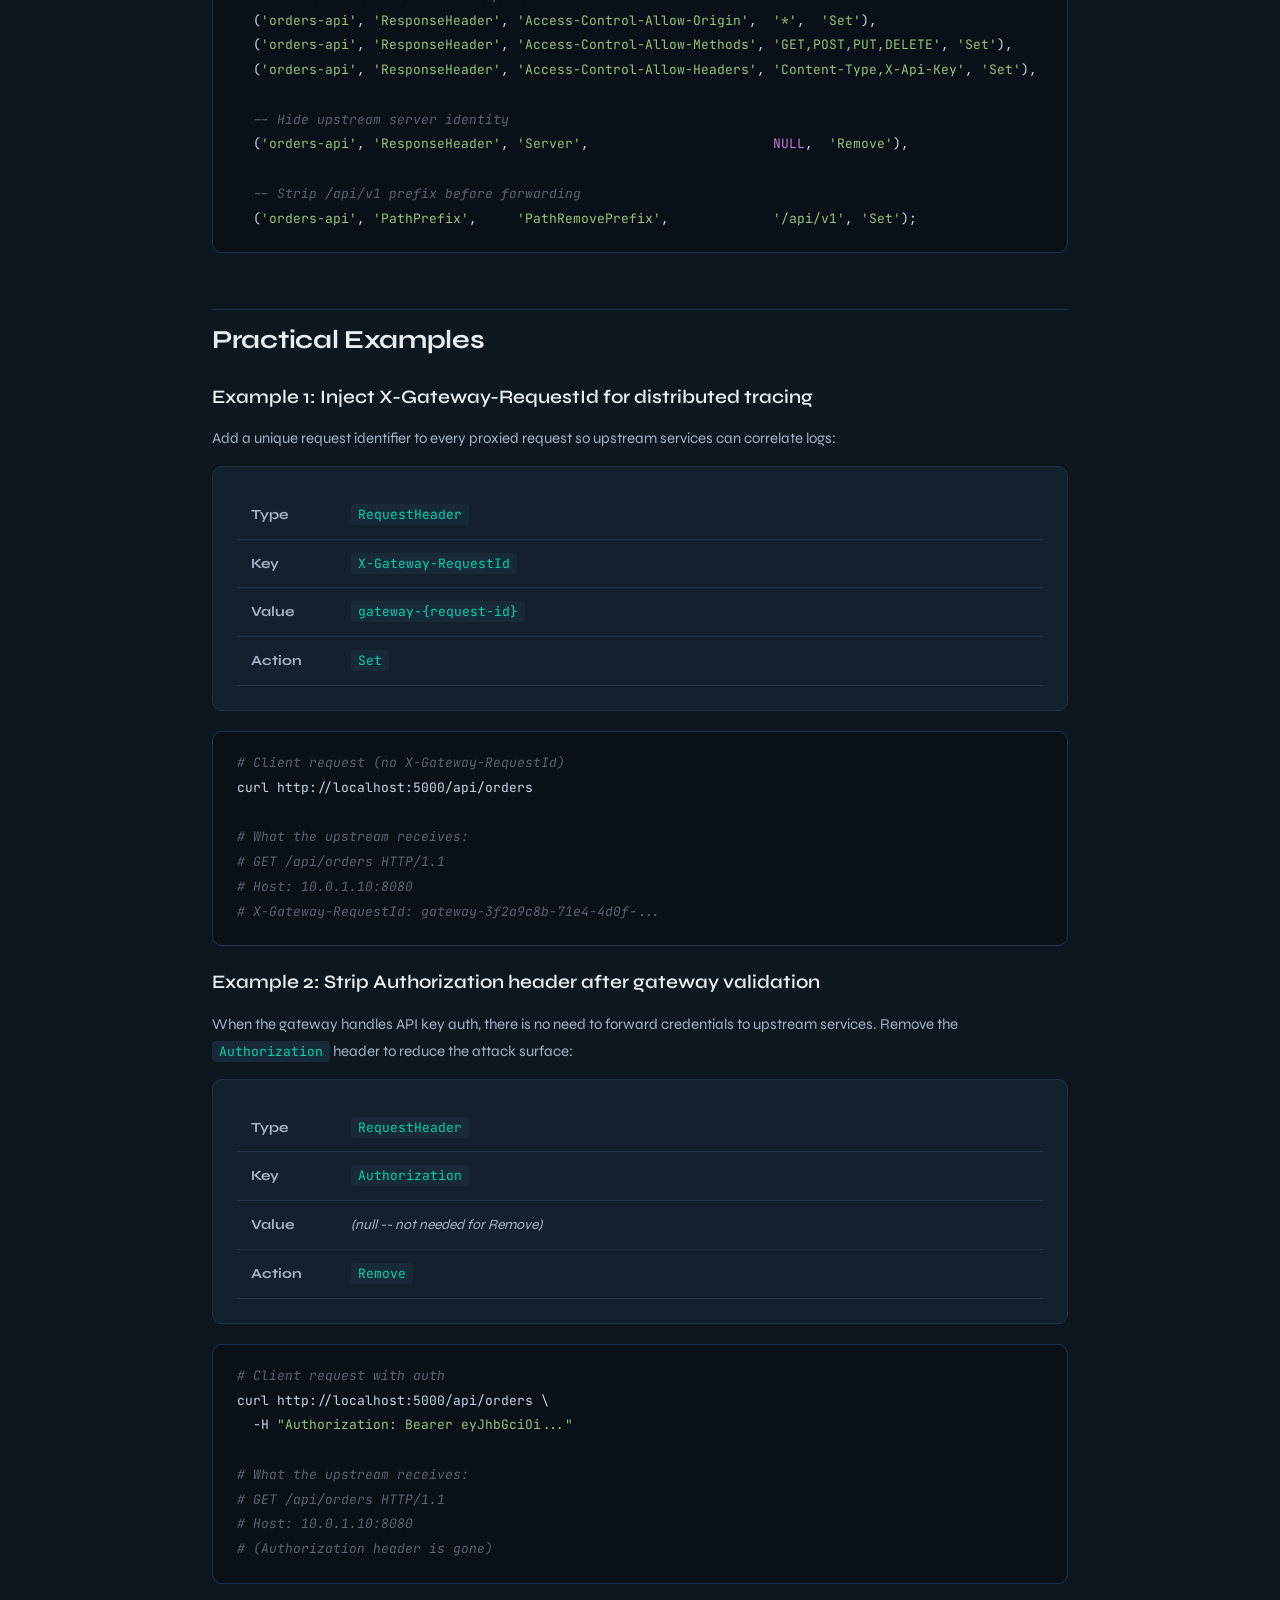
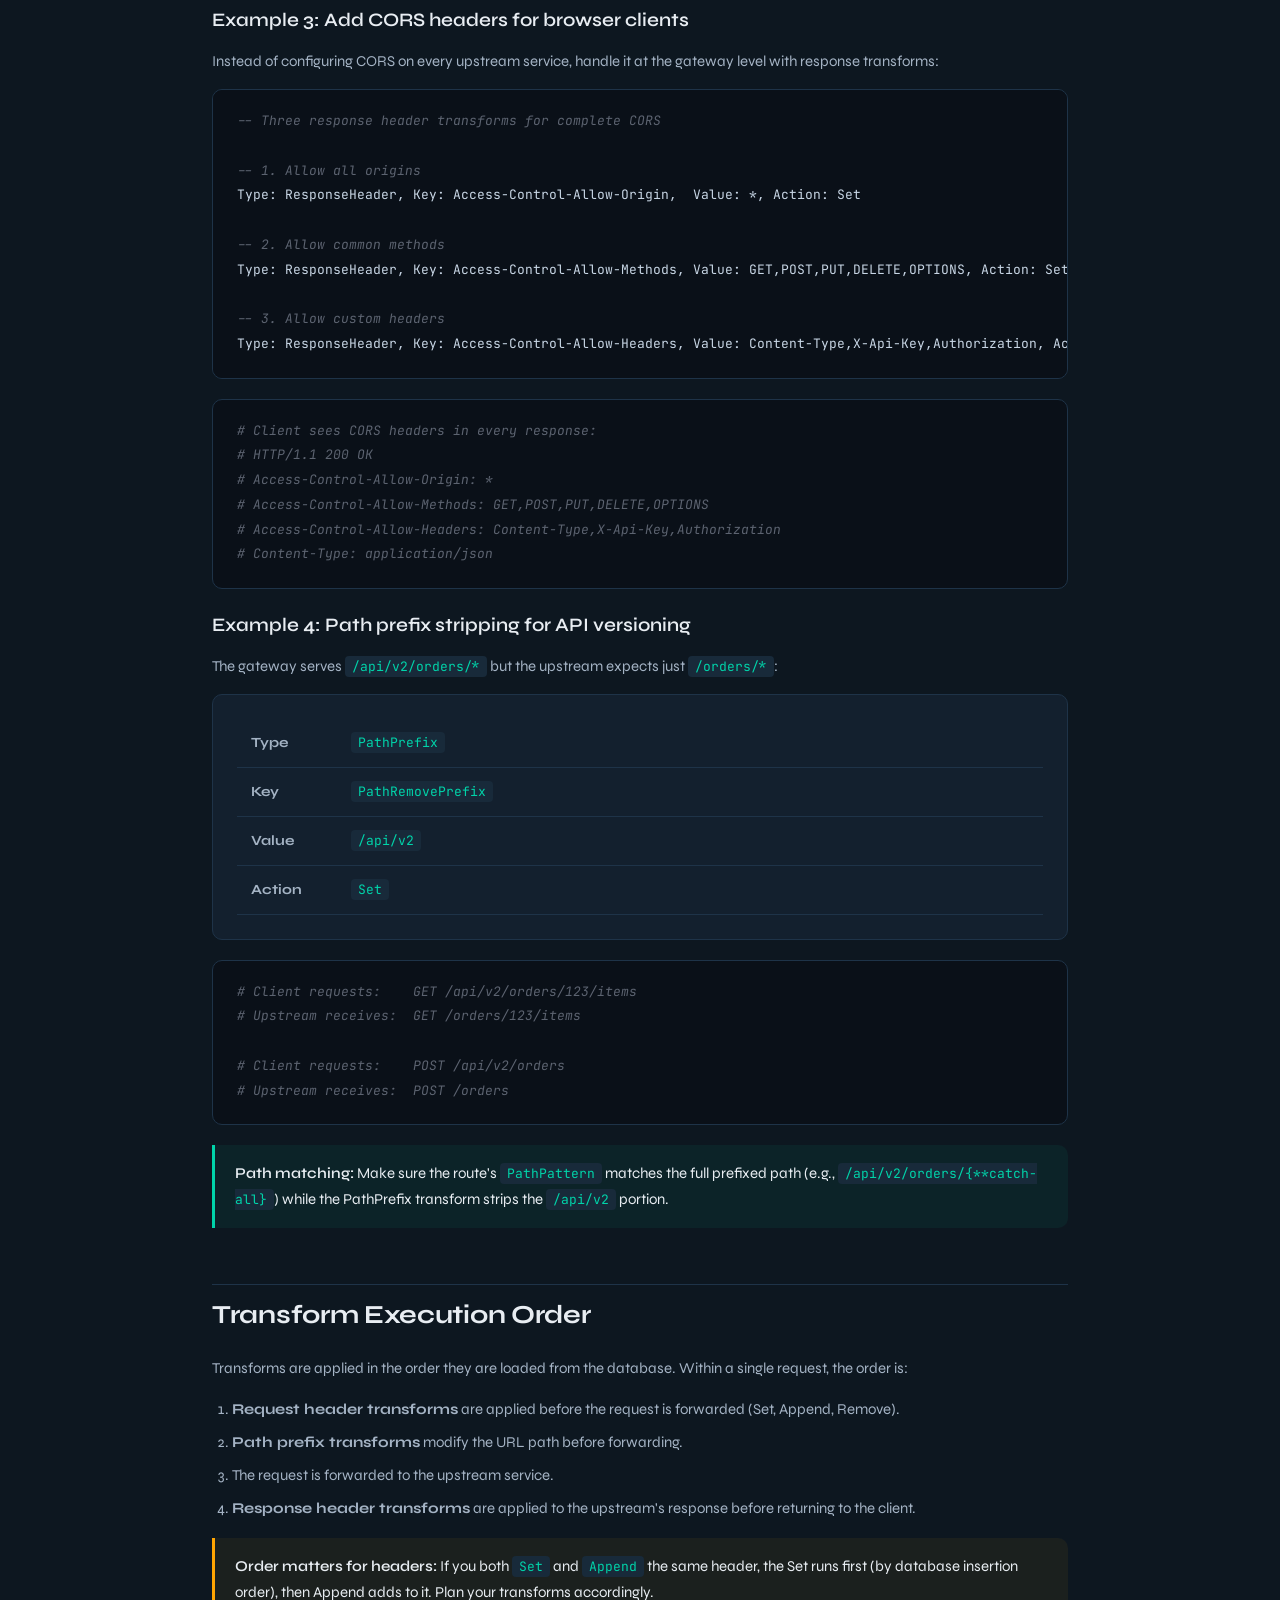
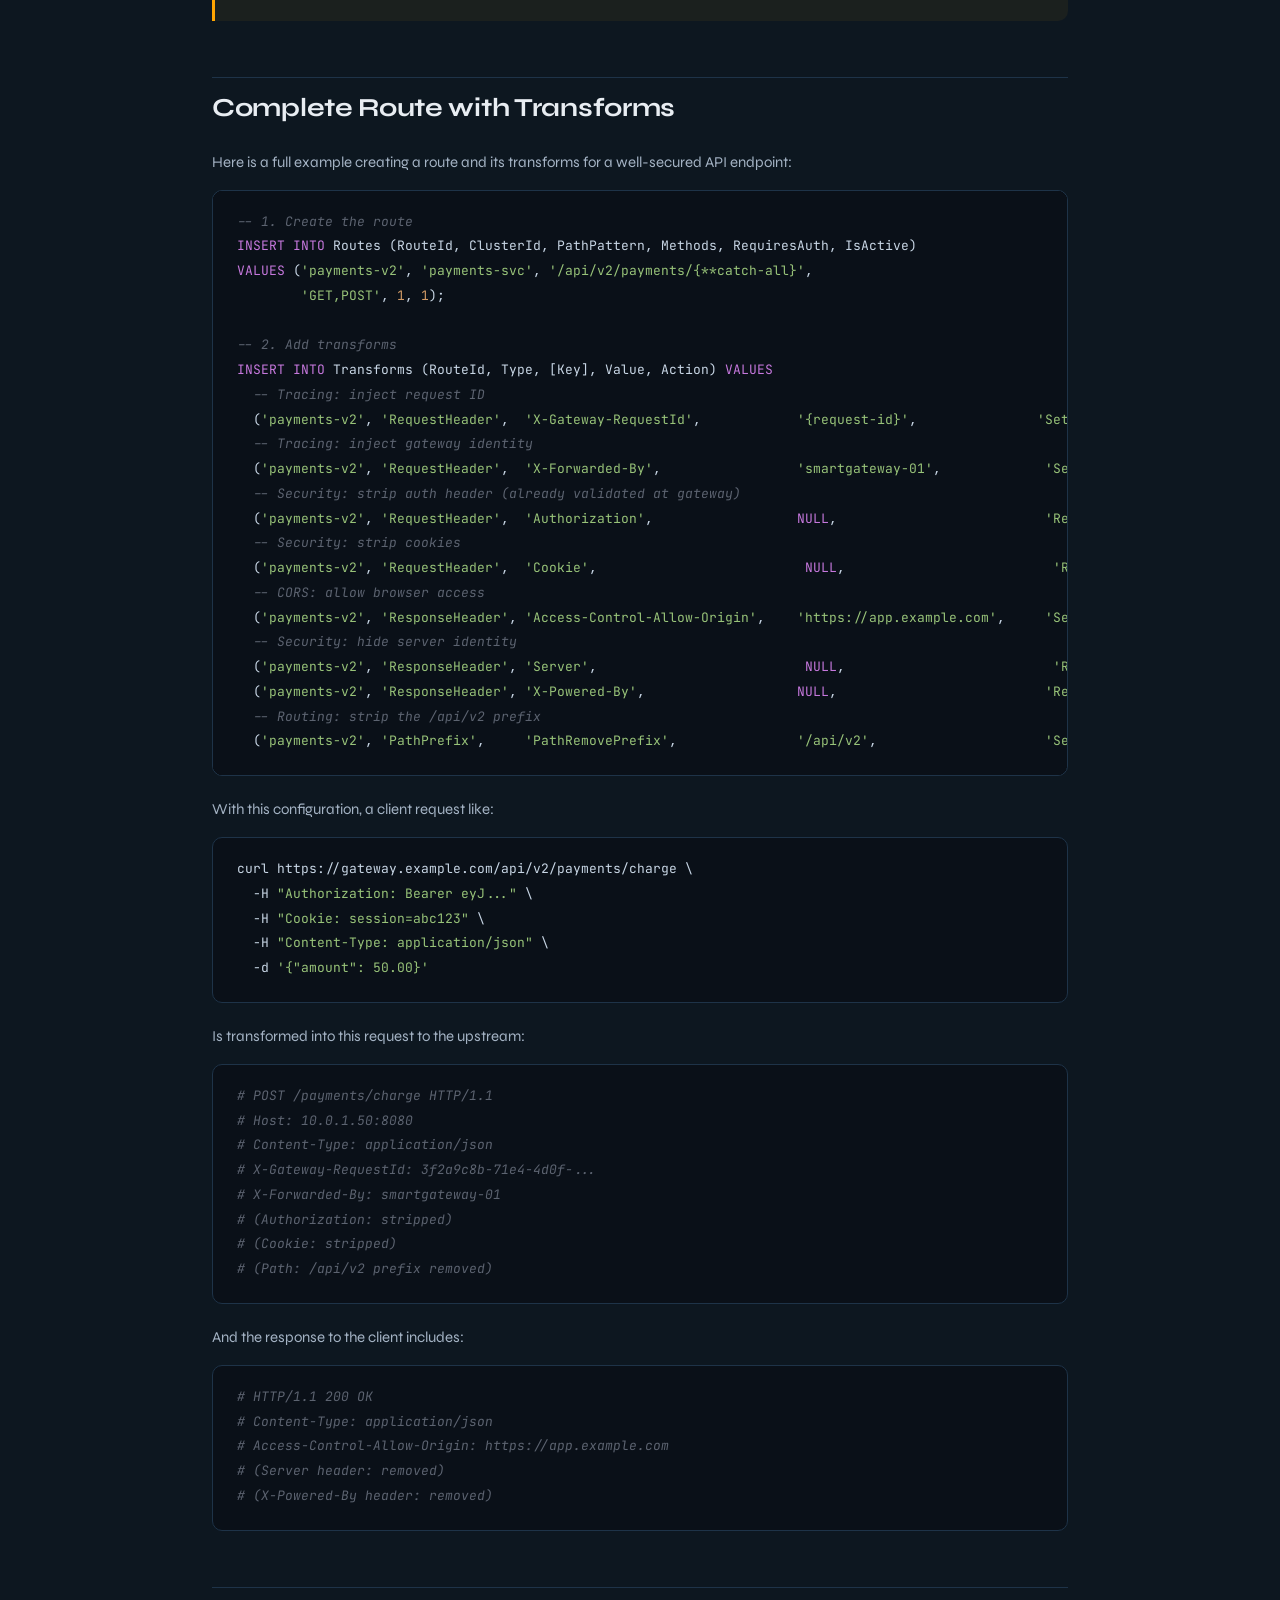
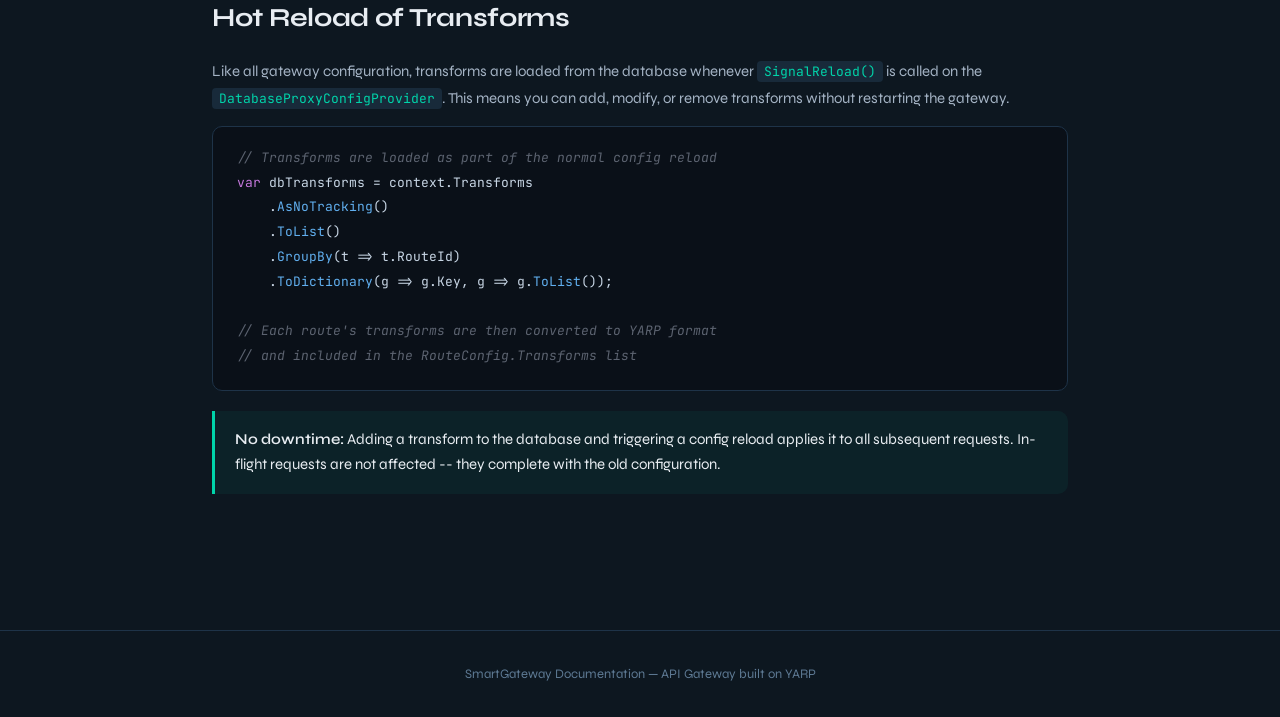
<file: docs/10-transforms.html>
<!DOCTYPE html>
<html lang="en">
<head>
<meta charset="UTF-8">
<meta name="viewport" content="width=device-width, initial-scale=1.0">
<title>Transforms - SmartGateway Documentation</title>
<link href="https://fonts.googleapis.com/css2?family=Syne:wght@400;500;600;700;800&family=JetBrains+Mono:wght@400;500;600&display=swap" rel="stylesheet">
<style>
  *,*::before,*::after{box-sizing:border-box;margin:0;padding:0}
  :root{
    --bg:#0d1720;--surface:#13202e;--surface2:#182a3a;--border:#1e3348;
    --accent:#00d4aa;--accent2:#6c5ce7;--text:#e8edf2;--text2:#a4b3c4;--text3:#5e7a94;
    --success:#00d4aa;--danger:#ff4757;--warn:#ffa502;
    --font:'Syne',sans-serif;--mono:'JetBrains Mono',monospace;
    --radius:10px;--radius-sm:6px;
  }
  html{scroll-behavior:smooth}
  body{background:var(--bg);color:var(--text);font-family:var(--font);line-height:1.7;font-size:15px}
  a{color:var(--accent);text-decoration:none;transition:opacity .2s}
  a:hover{opacity:.8}

  .navbar{position:sticky;top:0;z-index:100;background:rgba(13,23,32,.92);backdrop-filter:blur(16px);border-bottom:1px solid var(--border);padding:0 32px}
  .nav-inner{max-width:1200px;margin:0 auto;display:flex;align-items:center;height:56px;gap:24px;overflow-x:auto}
  .nav-brand{font-weight:800;font-size:17px;color:var(--accent);white-space:nowrap;letter-spacing:-.3px}
  .nav-links{display:flex;gap:6px;flex:1;overflow-x:auto;scrollbar-width:none}
  .nav-links::-webkit-scrollbar{display:none}
  .nav-link{font-size:12.5px;padding:6px 11px;border-radius:var(--radius-sm);color:var(--text2);white-space:nowrap;transition:all .2s;font-weight:500}
  .nav-link:hover{background:var(--surface);color:var(--text)}
  .nav-link.active{background:rgba(0,212,170,.1);color:var(--accent)}

  .container{max-width:920px;margin:0 auto;padding:48px 32px 80px}

  .hero{margin-bottom:56px}
  .hero-label{font-size:12px;font-weight:700;text-transform:uppercase;letter-spacing:2px;color:var(--accent);margin-bottom:10px}
  .hero h1{font-size:40px;font-weight:800;line-height:1.15;letter-spacing:-.5px;margin-bottom:14px}
  .hero p{font-size:17px;color:var(--text2);max-width:640px;line-height:1.7}

  section{margin-bottom:56px}
  h2{font-size:26px;font-weight:700;margin-bottom:18px;letter-spacing:-.3px;padding-top:8px;border-top:1px solid var(--border)}
  h3{font-size:19px;font-weight:600;margin-bottom:12px;color:var(--text)}
  h4{font-size:16px;font-weight:600;margin-bottom:10px;color:var(--accent)}
  p,li{color:var(--text2);line-height:1.8}
  p{margin-bottom:14px}
  ul,ol{margin-left:20px;margin-bottom:16px}
  li{margin-bottom:6px}

  .card{background:var(--surface);border:1px solid var(--border);border-radius:var(--radius);padding:24px;margin-bottom:20px}
  .card-title{font-size:15px;font-weight:700;color:var(--text);margin-bottom:8px}

  pre{background:#0a1018;border:1px solid var(--border);border-radius:var(--radius);padding:20px 24px;overflow-x:auto;margin-bottom:20px;line-height:1.65}
  code{font-family:var(--mono);font-size:13px}
  pre code{color:#c8d6e5}
  :not(pre)>code{background:var(--surface2);padding:2px 7px;border-radius:4px;font-size:13px;color:var(--accent)}

  .info-box{border-left:3px solid var(--accent);background:rgba(0,212,170,.06);padding:16px 20px;border-radius:0 var(--radius) var(--radius) 0;margin-bottom:20px}
  .info-box.warn{border-left-color:var(--warn);background:rgba(255,165,2,.06)}
  .info-box.danger{border-left-color:var(--danger);background:rgba(255,71,87,.06)}
  .info-box strong{color:var(--text);font-weight:600}

  table{width:100%;border-collapse:collapse;margin-bottom:20px;font-size:14px}
  th{text-align:left;font-weight:600;color:var(--text3);font-size:11px;text-transform:uppercase;letter-spacing:1px;padding:10px 14px;border-bottom:1px solid var(--border)}
  td{padding:12px 14px;border-bottom:1px solid var(--border);color:var(--text2)}
  tr:hover td{background:rgba(0,212,170,.03)}

  /* ── Transform flow diagram ── */
  .transform-flow{display:flex;flex-direction:column;gap:0;margin-bottom:24px}
  .tf-row{display:flex;align-items:stretch;gap:0}
  .tf-phase{flex:1;padding:16px;border:1px solid var(--border);text-align:center}
  .tf-phase:first-child{border-radius:var(--radius) 0 0 var(--radius)}
  .tf-phase:last-child{border-radius:0 var(--radius) var(--radius) 0}
  .tf-phase-label{font-size:10px;font-weight:700;text-transform:uppercase;letter-spacing:1.5px;margin-bottom:4px}
  .tf-phase-content{font-size:13px;font-family:var(--mono);color:var(--text2)}
  .tf-phase.req{background:rgba(108,92,231,.06);border-color:rgba(108,92,231,.2)}
  .tf-phase.req .tf-phase-label{color:var(--accent2)}
  .tf-phase.gw{background:rgba(0,212,170,.06);border-color:rgba(0,212,170,.2)}
  .tf-phase.gw .tf-phase-label{color:var(--accent)}
  .tf-phase.up{background:rgba(255,165,2,.06);border-color:rgba(255,165,2,.2)}
  .tf-phase.up .tf-phase-label{color:var(--warn)}
  .tf-connector{text-align:center;padding:4px 0;color:var(--text3);font-size:16px}

  /* ── Example cards grid ── */
  .example-grid{display:grid;grid-template-columns:repeat(2,1fr);gap:16px;margin-bottom:24px}
  .example-card{background:var(--surface);border:1px solid var(--border);border-radius:var(--radius);padding:20px;position:relative}
  .example-card::before{content:'';position:absolute;top:0;left:0;right:0;height:3px;border-radius:var(--radius) var(--radius) 0 0}
  .example-card:nth-child(1)::before{background:var(--accent)}
  .example-card:nth-child(2)::before{background:var(--accent2)}
  .example-card:nth-child(3)::before{background:var(--warn)}
  .example-card:nth-child(4)::before{background:var(--danger)}
  .example-name{font-size:14px;font-weight:700;color:var(--text);margin-bottom:4px}
  .example-desc{font-size:12px;color:var(--text3);margin-bottom:10px}

  .badge{display:inline-block;font-size:11px;font-weight:600;padding:3px 10px;border-radius:20px}
  .badge-green{background:rgba(0,212,170,.12);color:var(--success)}
  .badge-purple{background:rgba(108,92,231,.12);color:var(--accent2)}
  .badge-warn{background:rgba(255,165,2,.12);color:var(--warn)}
  .badge-red{background:rgba(255,71,87,.12);color:var(--danger)}

  @media(max-width:768px){.example-grid{grid-template-columns:1fr}}

  footer{border-top:1px solid var(--border);padding:32px;text-align:center;color:var(--text3);font-size:13px}
  .kw{color:#c678dd} .str{color:#98c379} .cm{color:#5c6370;font-style:italic} .fn{color:#61afef} .num{color:#d19a66} .op{color:#56b6c2}
</style>
</head>
<body>

<nav class="navbar">
  <div class="nav-inner">
    <div class="nav-brand">SmartGateway</div>
    <div class="nav-links">
      <a href="01-getting-started.html" class="nav-link">01 Getting Started</a>
      <a href="02-architecture.html" class="nav-link">02 Architecture</a>
      <a href="03-clusters.html" class="nav-link">03 Clusters</a>
      <a href="04-routes.html" class="nav-link">04 Routes</a>
      <a href="05-health-checks.html" class="nav-link">05 Health Checks</a>
      <a href="06-resilience.html" class="nav-link">06 Resilience</a>
      <a href="07-authentication.html" class="nav-link">07 Authentication</a>
      <a href="08-rate-limiting.html" class="nav-link">08 Rate Limiting</a>
      <a href="09-canary-deployments.html" class="nav-link">09 Canary</a>
      <a href="10-transforms.html" class="nav-link active">10 Transforms</a>
      <a href="11-admin-ui.html" class="nav-link">11 Admin UI</a>
    </div>
  </div>
</nav>

<div class="container">

  <div class="hero">
    <div class="hero-label">Chapter 10</div>
    <h1>Transforms</h1>
    <p>SmartGateway transforms let you modify request headers, response headers, and URL paths as traffic flows through the gateway. Defined per-route in the database, transforms are applied by YARP's built-in transform pipeline with zero custom middleware.</p>
  </div>

  <!-- Section 1: Overview -->
  <section id="overview">
    <h2>How Transforms Work</h2>
    <p>Transforms are modifications applied to HTTP requests and responses as they pass through the gateway. SmartGateway stores transforms in the <code>GatewayTransform</code> table and converts them into YARP transform dictionaries when loading configuration.</p>

    <div class="transform-flow">
      <div class="tf-row">
        <div class="tf-phase req">
          <div class="tf-phase-label">Client Request</div>
          <div class="tf-phase-content">Original headers &amp; path</div>
        </div>
        <div class="tf-phase gw">
          <div class="tf-phase-label">SmartGateway Transforms</div>
          <div class="tf-phase-content">Set / Append / Remove headers<br>Strip path prefix</div>
        </div>
        <div class="tf-phase up">
          <div class="tf-phase-label">Upstream</div>
          <div class="tf-phase-content">Receives modified request</div>
        </div>
      </div>
      <div class="tf-connector">&#8595; response flows back &#8595;</div>
      <div class="tf-row">
        <div class="tf-phase up">
          <div class="tf-phase-label">Upstream Response</div>
          <div class="tf-phase-content">Original response headers</div>
        </div>
        <div class="tf-phase gw">
          <div class="tf-phase-label">Response Transforms</div>
          <div class="tf-phase-content">Set / Remove response headers</div>
        </div>
        <div class="tf-phase req">
          <div class="tf-phase-label">Client Receives</div>
          <div class="tf-phase-content">Modified response</div>
        </div>
      </div>
    </div>
  </section>

  <!-- Section 2: Entity Model -->
  <section id="entity">
    <h2>The GatewayTransform Entity</h2>
    <p>Each transform is a row in the <code>Transforms</code> table, linked to a route via <code>RouteId</code>:</p>

    <pre><code><span class="kw">namespace</span> SmartGateway.Core.Entities;

<span class="kw">public class</span> <span class="fn">GatewayTransform</span>
{
    <span class="kw">public int</span> Id { <span class="kw">get</span>; <span class="kw">set</span>; }
    <span class="kw">public string</span> RouteId { <span class="kw">get</span>; <span class="kw">set</span>; }     <span class="cm">// FK to GatewayRoute</span>
    <span class="kw">public string</span> Type { <span class="kw">get</span>; <span class="kw">set</span>; }        <span class="cm">// "RequestHeader", "ResponseHeader", "PathPrefix"</span>
    <span class="kw">public string</span> Key { <span class="kw">get</span>; <span class="kw">set</span>; }         <span class="cm">// Header name or transform key</span>
    <span class="kw">public string?</span> Value { <span class="kw">get</span>; <span class="kw">set</span>; }      <span class="cm">// Header value, prefix, etc.</span>
    <span class="kw">public string</span> Action { <span class="kw">get</span>; <span class="kw">set</span>; } = <span class="str">"Set"</span>;  <span class="cm">// "Set", "Append", "Remove"</span>

    <span class="kw">public</span> GatewayRoute? Route { <span class="kw">get</span>; <span class="kw">set</span>; }
}</code></pre>

    <table>
      <thead>
        <tr><th>Column</th><th>Description</th><th>Examples</th></tr>
      </thead>
      <tbody>
        <tr><td><code>Type</code></td><td>The transform category</td><td><code>RequestHeader</code>, <code>ResponseHeader</code>, <code>PathPrefix</code></td></tr>
        <tr><td><code>Key</code></td><td>Header name or transform identifier</td><td><code>X-Gateway-RequestId</code>, <code>Authorization</code>, <code>X-Forwarded-For</code></td></tr>
        <tr><td><code>Value</code></td><td>Value to set/append, or prefix to strip</td><td><code>{request-id}</code>, <code>*</code>, <code>/api/v1</code></td></tr>
        <tr><td><code>Action</code></td><td>Operation to perform</td><td><code>Set</code>, <code>Append</code>, <code>Remove</code></td></tr>
      </tbody>
    </table>
  </section>

  <!-- Section 3: Transform Types -->
  <section id="types">
    <h2>Transform Types in Detail</h2>

    <h3>1. Request Header Transforms</h3>
    <p>Modify headers on the request before it reaches the upstream service.</p>

    <div class="example-grid">
      <div class="example-card">
        <div class="example-name">Set <span class="badge badge-green">Set</span></div>
        <div class="example-desc">Overwrites the header value, creating it if absent.</div>
        <pre style="margin:0"><code>Type:   RequestHeader
Key:    X-Gateway-RequestId
Value:  {request-id}
Action: Set</code></pre>
      </div>
      <div class="example-card">
        <div class="example-name">Append <span class="badge badge-purple">Append</span></div>
        <div class="example-desc">Adds a value to an existing header (multi-value).</div>
        <pre style="margin:0"><code>Type:   RequestHeader
Key:    X-Forwarded-For
Value:  gateway-01
Action: Append</code></pre>
      </div>
      <div class="example-card">
        <div class="example-name">Remove <span class="badge badge-red">Remove</span></div>
        <div class="example-desc">Strips the header entirely from the request.</div>
        <pre style="margin:0"><code>Type:   RequestHeader
Key:    Authorization
Action: Remove</code></pre>
      </div>
      <div class="example-card">
        <div class="example-name">Remove <span class="badge badge-red">Remove</span></div>
        <div class="example-desc">Strip cookies from internal service calls.</div>
        <pre style="margin:0"><code>Type:   RequestHeader
Key:    Cookie
Action: Remove</code></pre>
      </div>
    </div>

    <h3>2. Response Header Transforms</h3>
    <p>Modify headers on the response before it reaches the client.</p>

    <div class="example-grid">
      <div class="example-card">
        <div class="example-name">Set CORS <span class="badge badge-green">Set</span></div>
        <div class="example-desc">Add CORS headers for browser clients.</div>
        <pre style="margin:0"><code>Type:   ResponseHeader
Key:    Access-Control-Allow-Origin
Value:  *
Action: Set</code></pre>
      </div>
      <div class="example-card">
        <div class="example-name">Remove Server <span class="badge badge-red">Remove</span></div>
        <div class="example-desc">Hide upstream server identity.</div>
        <pre style="margin:0"><code>Type:   ResponseHeader
Key:    Server
Action: Remove</code></pre>
      </div>
    </div>

    <h3>3. Path Prefix Stripping</h3>
    <p>Remove a prefix from the request path before forwarding. This is essential when the gateway route uses a prefix like <code>/api/v1/orders</code> but the upstream expects just <code>/orders</code>.</p>

    <pre><code><span class="cm">// Transform definition</span>
Type:   PathPrefix
Key:    PathRemovePrefix    <span class="cm">// convention key</span>
Value:  /api/v1             <span class="cm">// the prefix to strip</span>

<span class="cm">// Effect:</span>
<span class="cm">// Client requests:   GET /api/v1/orders/123</span>
<span class="cm">// Upstream receives:  GET /orders/123</span></code></pre>
  </section>

  <!-- Section 4: How YARP Applies Transforms -->
  <section id="yarp-internals">
    <h2>How YARP AddTransforms Works</h2>
    <p>SmartGateway's <code>DatabaseProxyConfigProvider</code> reads transforms from the database and converts them into YARP's transform dictionary format. Here is the conversion logic:</p>

    <pre><code><span class="cm">// Inside DatabaseProxyConfigProvider.LoadFromDatabase()</span>

<span class="kw">var</span> transforms = <span class="kw">new</span> List&lt;Dictionary&lt;<span class="kw">string</span>, <span class="kw">string</span>&gt;&gt;();

<span class="kw">foreach</span> (<span class="kw">var</span> t <span class="kw">in</span> routeTransforms)
{
    <span class="kw">var</span> dict = <span class="kw">new</span> Dictionary&lt;<span class="kw">string</span>, <span class="kw">string</span>&gt;();

    <span class="kw">switch</span> (t.Type)
    {
        <span class="kw">case</span> <span class="str">"RequestHeader"</span> <span class="kw">when</span> t.Action == <span class="str">"Set"</span>:
            dict[<span class="str">"RequestHeader"</span>] = t.Key;
            dict[<span class="str">"Set"</span>] = t.Value ?? <span class="str">""</span>;
            <span class="kw">break</span>;

        <span class="kw">case</span> <span class="str">"RequestHeader"</span> <span class="kw">when</span> t.Action == <span class="str">"Append"</span>:
            dict[<span class="str">"RequestHeader"</span>] = t.Key;
            dict[<span class="str">"Append"</span>] = t.Value ?? <span class="str">""</span>;
            <span class="kw">break</span>;

        <span class="kw">case</span> <span class="str">"RequestHeader"</span> <span class="kw">when</span> t.Action == <span class="str">"Remove"</span>:
            dict[<span class="str">"RequestHeaderRemove"</span>] = t.Key;
            <span class="kw">break</span>;

        <span class="kw">case</span> <span class="str">"ResponseHeader"</span> <span class="kw">when</span> t.Action == <span class="str">"Set"</span>:
            dict[<span class="str">"ResponseHeader"</span>] = t.Key;
            dict[<span class="str">"Set"</span>] = t.Value ?? <span class="str">""</span>;
            <span class="kw">break</span>;

        <span class="kw">case</span> <span class="str">"ResponseHeader"</span> <span class="kw">when</span> t.Action == <span class="str">"Remove"</span>:
            dict[<span class="str">"ResponseHeaderRemove"</span>] = t.Key;
            <span class="kw">break</span>;

        <span class="kw">case</span> <span class="str">"PathPrefix"</span>:
            dict[<span class="str">"PathRemovePrefix"</span>] = t.Value ?? <span class="str">""</span>;
            <span class="kw">break</span>;
    }

    <span class="kw">if</span> (dict.Count > <span class="num">0</span>)
        transforms.<span class="fn">Add</span>(dict);
}</code></pre>

    <p>Each dictionary becomes one transform entry in the YARP <code>RouteConfig.Transforms</code> list. YARP processes them in order during the proxy pipeline.</p>

    <div class="info-box">
      <strong>YARP transform format:</strong> YARP uses dictionaries of string key-value pairs. Each dictionary represents one transform operation. The key names (<code>RequestHeader</code>, <code>Set</code>, <code>Append</code>, etc.) are defined by YARP's built-in transform system.
    </div>
  </section>

  <!-- Section 5: Configuring via Database -->
  <section id="database-config">
    <h2>Configuring Transforms in the Database</h2>
    <p>Transforms are stored as rows in the <code>Transforms</code> table. A single route can have multiple transforms. Here is what the data looks like for a well-configured route:</p>

    <pre><code><span class="cm">-- Example: transforms for the "orders-api" route</span>

<span class="kw">INSERT INTO</span> Transforms (RouteId, Type, [Key], Value, Action) <span class="kw">VALUES</span>
  <span class="cm">-- Inject a unique request ID for tracing</span>
  (<span class="str">'orders-api'</span>, <span class="str">'RequestHeader'</span>,  <span class="str">'X-Gateway-RequestId'</span>, <span class="str">'{request-id}'</span>, <span class="str">'Set'</span>),

  <span class="cm">-- Strip the Authorization header (gateway already validated)</span>
  (<span class="str">'orders-api'</span>, <span class="str">'RequestHeader'</span>,  <span class="str">'Authorization'</span>,       <span class="kw">NULL</span>,           <span class="str">'Remove'</span>),

  <span class="cm">-- Add CORS headers on the response</span>
  (<span class="str">'orders-api'</span>, <span class="str">'ResponseHeader'</span>, <span class="str">'Access-Control-Allow-Origin'</span>,  <span class="str">'*'</span>,  <span class="str">'Set'</span>),
  (<span class="str">'orders-api'</span>, <span class="str">'ResponseHeader'</span>, <span class="str">'Access-Control-Allow-Methods'</span>, <span class="str">'GET,POST,PUT,DELETE'</span>, <span class="str">'Set'</span>),
  (<span class="str">'orders-api'</span>, <span class="str">'ResponseHeader'</span>, <span class="str">'Access-Control-Allow-Headers'</span>, <span class="str">'Content-Type,X-Api-Key'</span>, <span class="str">'Set'</span>),

  <span class="cm">-- Hide upstream server identity</span>
  (<span class="str">'orders-api'</span>, <span class="str">'ResponseHeader'</span>, <span class="str">'Server'</span>,                       <span class="kw">NULL</span>,  <span class="str">'Remove'</span>),

  <span class="cm">-- Strip /api/v1 prefix before forwarding</span>
  (<span class="str">'orders-api'</span>, <span class="str">'PathPrefix'</span>,     <span class="str">'PathRemovePrefix'</span>,             <span class="str">'/api/v1'</span>, <span class="str">'Set'</span>);</code></pre>
  </section>

  <!-- Section 6: Practical Examples -->
  <section id="examples">
    <h2>Practical Examples</h2>

    <h3>Example 1: Inject X-Gateway-RequestId for distributed tracing</h3>
    <p>Add a unique request identifier to every proxied request so upstream services can correlate logs:</p>

    <div class="card">
      <table style="margin-bottom:0">
        <tr><td style="width:100px"><strong>Type</strong></td><td><code>RequestHeader</code></td></tr>
        <tr><td><strong>Key</strong></td><td><code>X-Gateway-RequestId</code></td></tr>
        <tr><td><strong>Value</strong></td><td><code>gateway-{request-id}</code></td></tr>
        <tr><td><strong>Action</strong></td><td><code>Set</code></td></tr>
      </table>
    </div>

    <pre><code><span class="cm"># Client request (no X-Gateway-RequestId)</span>
curl http://localhost:5000/api/orders

<span class="cm"># What the upstream receives:</span>
<span class="cm"># GET /api/orders HTTP/1.1</span>
<span class="cm"># Host: 10.0.1.10:8080</span>
<span class="cm"># X-Gateway-RequestId: gateway-3f2a9c8b-71e4-4d0f-...</span></code></pre>

    <h3>Example 2: Strip Authorization header after gateway validation</h3>
    <p>When the gateway handles API key auth, there is no need to forward credentials to upstream services. Remove the <code>Authorization</code> header to reduce the attack surface:</p>

    <div class="card">
      <table style="margin-bottom:0">
        <tr><td style="width:100px"><strong>Type</strong></td><td><code>RequestHeader</code></td></tr>
        <tr><td><strong>Key</strong></td><td><code>Authorization</code></td></tr>
        <tr><td><strong>Value</strong></td><td><em>(null -- not needed for Remove)</em></td></tr>
        <tr><td><strong>Action</strong></td><td><code>Remove</code></td></tr>
      </table>
    </div>

    <pre><code><span class="cm"># Client request with auth</span>
curl http://localhost:5000/api/orders \
  -H <span class="str">"Authorization: Bearer eyJhbGciOi..."</span>

<span class="cm"># What the upstream receives:</span>
<span class="cm"># GET /api/orders HTTP/1.1</span>
<span class="cm"># Host: 10.0.1.10:8080</span>
<span class="cm"># (Authorization header is gone)</span></code></pre>

    <h3>Example 3: Add CORS headers for browser clients</h3>
    <p>Instead of configuring CORS on every upstream service, handle it at the gateway level with response transforms:</p>

    <pre><code><span class="cm">-- Three response header transforms for complete CORS</span>

<span class="cm">-- 1. Allow all origins</span>
Type: ResponseHeader, Key: Access-Control-Allow-Origin,  Value: *, Action: Set

<span class="cm">-- 2. Allow common methods</span>
Type: ResponseHeader, Key: Access-Control-Allow-Methods, Value: GET,POST,PUT,DELETE,OPTIONS, Action: Set

<span class="cm">-- 3. Allow custom headers</span>
Type: ResponseHeader, Key: Access-Control-Allow-Headers, Value: Content-Type,X-Api-Key,Authorization, Action: Set</code></pre>

    <pre><code><span class="cm"># Client sees CORS headers in every response:</span>
<span class="cm"># HTTP/1.1 200 OK</span>
<span class="cm"># Access-Control-Allow-Origin: *</span>
<span class="cm"># Access-Control-Allow-Methods: GET,POST,PUT,DELETE,OPTIONS</span>
<span class="cm"># Access-Control-Allow-Headers: Content-Type,X-Api-Key,Authorization</span>
<span class="cm"># Content-Type: application/json</span></code></pre>

    <h3>Example 4: Path prefix stripping for API versioning</h3>
    <p>The gateway serves <code>/api/v2/orders/*</code> but the upstream expects just <code>/orders/*</code>:</p>

    <div class="card">
      <table style="margin-bottom:0">
        <tr><td style="width:100px"><strong>Type</strong></td><td><code>PathPrefix</code></td></tr>
        <tr><td><strong>Key</strong></td><td><code>PathRemovePrefix</code></td></tr>
        <tr><td><strong>Value</strong></td><td><code>/api/v2</code></td></tr>
        <tr><td><strong>Action</strong></td><td><code>Set</code></td></tr>
      </table>
    </div>

    <pre><code><span class="cm"># Client requests:    GET /api/v2/orders/123/items</span>
<span class="cm"># Upstream receives:  GET /orders/123/items</span>

<span class="cm"># Client requests:    POST /api/v2/orders</span>
<span class="cm"># Upstream receives:  POST /orders</span></code></pre>

    <div class="info-box">
      <strong>Path matching:</strong> Make sure the route's <code>PathPattern</code> matches the full prefixed path (e.g., <code>/api/v2/orders/{**catch-all}</code>) while the PathPrefix transform strips the <code>/api/v2</code> portion.
    </div>
  </section>

  <!-- Section 7: Transform Order -->
  <section id="order">
    <h2>Transform Execution Order</h2>
    <p>Transforms are applied in the order they are loaded from the database. Within a single request, the order is:</p>

    <ol>
      <li><strong>Request header transforms</strong> are applied before the request is forwarded (Set, Append, Remove).</li>
      <li><strong>Path prefix transforms</strong> modify the URL path before forwarding.</li>
      <li>The request is forwarded to the upstream service.</li>
      <li><strong>Response header transforms</strong> are applied to the upstream's response before returning to the client.</li>
    </ol>

    <div class="info-box warn">
      <strong>Order matters for headers:</strong> If you both <code>Set</code> and <code>Append</code> the same header, the Set runs first (by database insertion order), then Append adds to it. Plan your transforms accordingly.
    </div>
  </section>

  <!-- Section 8: Complete Route Setup -->
  <section id="complete-example">
    <h2>Complete Route with Transforms</h2>
    <p>Here is a full example creating a route and its transforms for a well-secured API endpoint:</p>

    <pre><code><span class="cm">-- 1. Create the route</span>
<span class="kw">INSERT INTO</span> Routes (RouteId, ClusterId, PathPattern, Methods, RequiresAuth, IsActive)
<span class="kw">VALUES</span> (<span class="str">'payments-v2'</span>, <span class="str">'payments-svc'</span>, <span class="str">'/api/v2/payments/{**catch-all}'</span>,
        <span class="str">'GET,POST'</span>, <span class="num">1</span>, <span class="num">1</span>);

<span class="cm">-- 2. Add transforms</span>
<span class="kw">INSERT INTO</span> Transforms (RouteId, Type, [Key], Value, Action) <span class="kw">VALUES</span>
  <span class="cm">-- Tracing: inject request ID</span>
  (<span class="str">'payments-v2'</span>, <span class="str">'RequestHeader'</span>,  <span class="str">'X-Gateway-RequestId'</span>,            <span class="str">'{request-id}'</span>,               <span class="str">'Set'</span>),
  <span class="cm">-- Tracing: inject gateway identity</span>
  (<span class="str">'payments-v2'</span>, <span class="str">'RequestHeader'</span>,  <span class="str">'X-Forwarded-By'</span>,                 <span class="str">'smartgateway-01'</span>,             <span class="str">'Set'</span>),
  <span class="cm">-- Security: strip auth header (already validated at gateway)</span>
  (<span class="str">'payments-v2'</span>, <span class="str">'RequestHeader'</span>,  <span class="str">'Authorization'</span>,                  <span class="kw">NULL</span>,                          <span class="str">'Remove'</span>),
  <span class="cm">-- Security: strip cookies</span>
  (<span class="str">'payments-v2'</span>, <span class="str">'RequestHeader'</span>,  <span class="str">'Cookie'</span>,                          <span class="kw">NULL</span>,                          <span class="str">'Remove'</span>),
  <span class="cm">-- CORS: allow browser access</span>
  (<span class="str">'payments-v2'</span>, <span class="str">'ResponseHeader'</span>, <span class="str">'Access-Control-Allow-Origin'</span>,    <span class="str">'https://app.example.com'</span>,     <span class="str">'Set'</span>),
  <span class="cm">-- Security: hide server identity</span>
  (<span class="str">'payments-v2'</span>, <span class="str">'ResponseHeader'</span>, <span class="str">'Server'</span>,                          <span class="kw">NULL</span>,                          <span class="str">'Remove'</span>),
  (<span class="str">'payments-v2'</span>, <span class="str">'ResponseHeader'</span>, <span class="str">'X-Powered-By'</span>,                   <span class="kw">NULL</span>,                          <span class="str">'Remove'</span>),
  <span class="cm">-- Routing: strip the /api/v2 prefix</span>
  (<span class="str">'payments-v2'</span>, <span class="str">'PathPrefix'</span>,     <span class="str">'PathRemovePrefix'</span>,               <span class="str">'/api/v2'</span>,                     <span class="str">'Set'</span>);</code></pre>

    <p>With this configuration, a client request like:</p>
    <pre><code>curl https://gateway.example.com/api/v2/payments/charge \
  -H <span class="str">"Authorization: Bearer eyJ..."</span> \
  -H <span class="str">"Cookie: session=abc123"</span> \
  -H <span class="str">"Content-Type: application/json"</span> \
  -d <span class="str">'{"amount": 50.00}'</span></code></pre>

    <p>Is transformed into this request to the upstream:</p>
    <pre><code><span class="cm"># POST /payments/charge HTTP/1.1</span>
<span class="cm"># Host: 10.0.1.50:8080</span>
<span class="cm"># Content-Type: application/json</span>
<span class="cm"># X-Gateway-RequestId: 3f2a9c8b-71e4-4d0f-...</span>
<span class="cm"># X-Forwarded-By: smartgateway-01</span>
<span class="cm"># (Authorization: stripped)</span>
<span class="cm"># (Cookie: stripped)</span>
<span class="cm"># (Path: /api/v2 prefix removed)</span></code></pre>

    <p>And the response to the client includes:</p>
    <pre><code><span class="cm"># HTTP/1.1 200 OK</span>
<span class="cm"># Content-Type: application/json</span>
<span class="cm"># Access-Control-Allow-Origin: https://app.example.com</span>
<span class="cm"># (Server header: removed)</span>
<span class="cm"># (X-Powered-By header: removed)</span></code></pre>
  </section>

  <!-- Section 9: Hot Reload -->
  <section id="hot-reload">
    <h2>Hot Reload of Transforms</h2>
    <p>Like all gateway configuration, transforms are loaded from the database whenever <code>SignalReload()</code> is called on the <code>DatabaseProxyConfigProvider</code>. This means you can add, modify, or remove transforms without restarting the gateway.</p>

    <pre><code><span class="cm">// Transforms are loaded as part of the normal config reload</span>
<span class="kw">var</span> dbTransforms = context.Transforms
    .<span class="fn">AsNoTracking</span>()
    .<span class="fn">ToList</span>()
    .<span class="fn">GroupBy</span>(t =&gt; t.RouteId)
    .<span class="fn">ToDictionary</span>(g =&gt; g.Key, g =&gt; g.<span class="fn">ToList</span>());

<span class="cm">// Each route's transforms are then converted to YARP format</span>
<span class="cm">// and included in the RouteConfig.Transforms list</span></code></pre>

    <div class="info-box">
      <strong>No downtime:</strong> Adding a transform to the database and triggering a config reload applies it to all subsequent requests. In-flight requests are not affected -- they complete with the old configuration.
    </div>
  </section>

</div>

<footer>
  SmartGateway Documentation &mdash; API Gateway built on YARP
</footer>

</body>
</html>
</file>
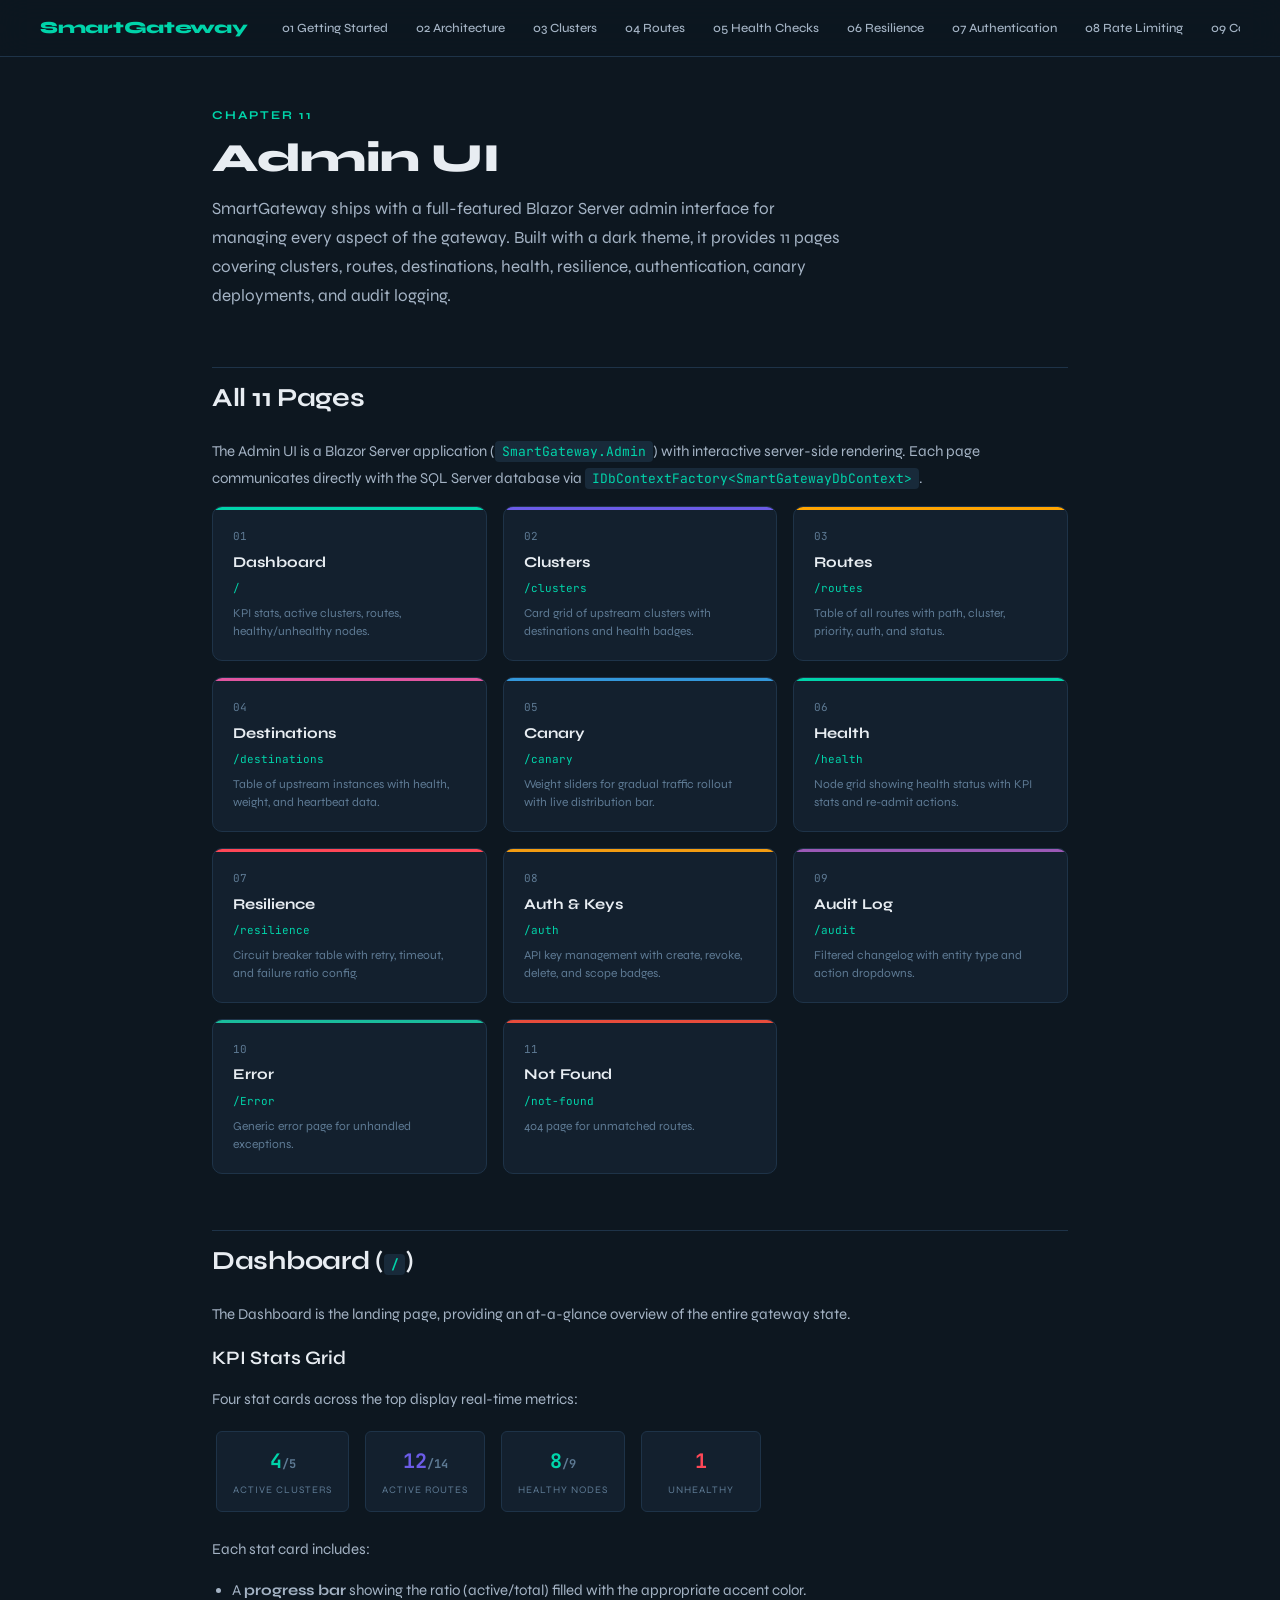
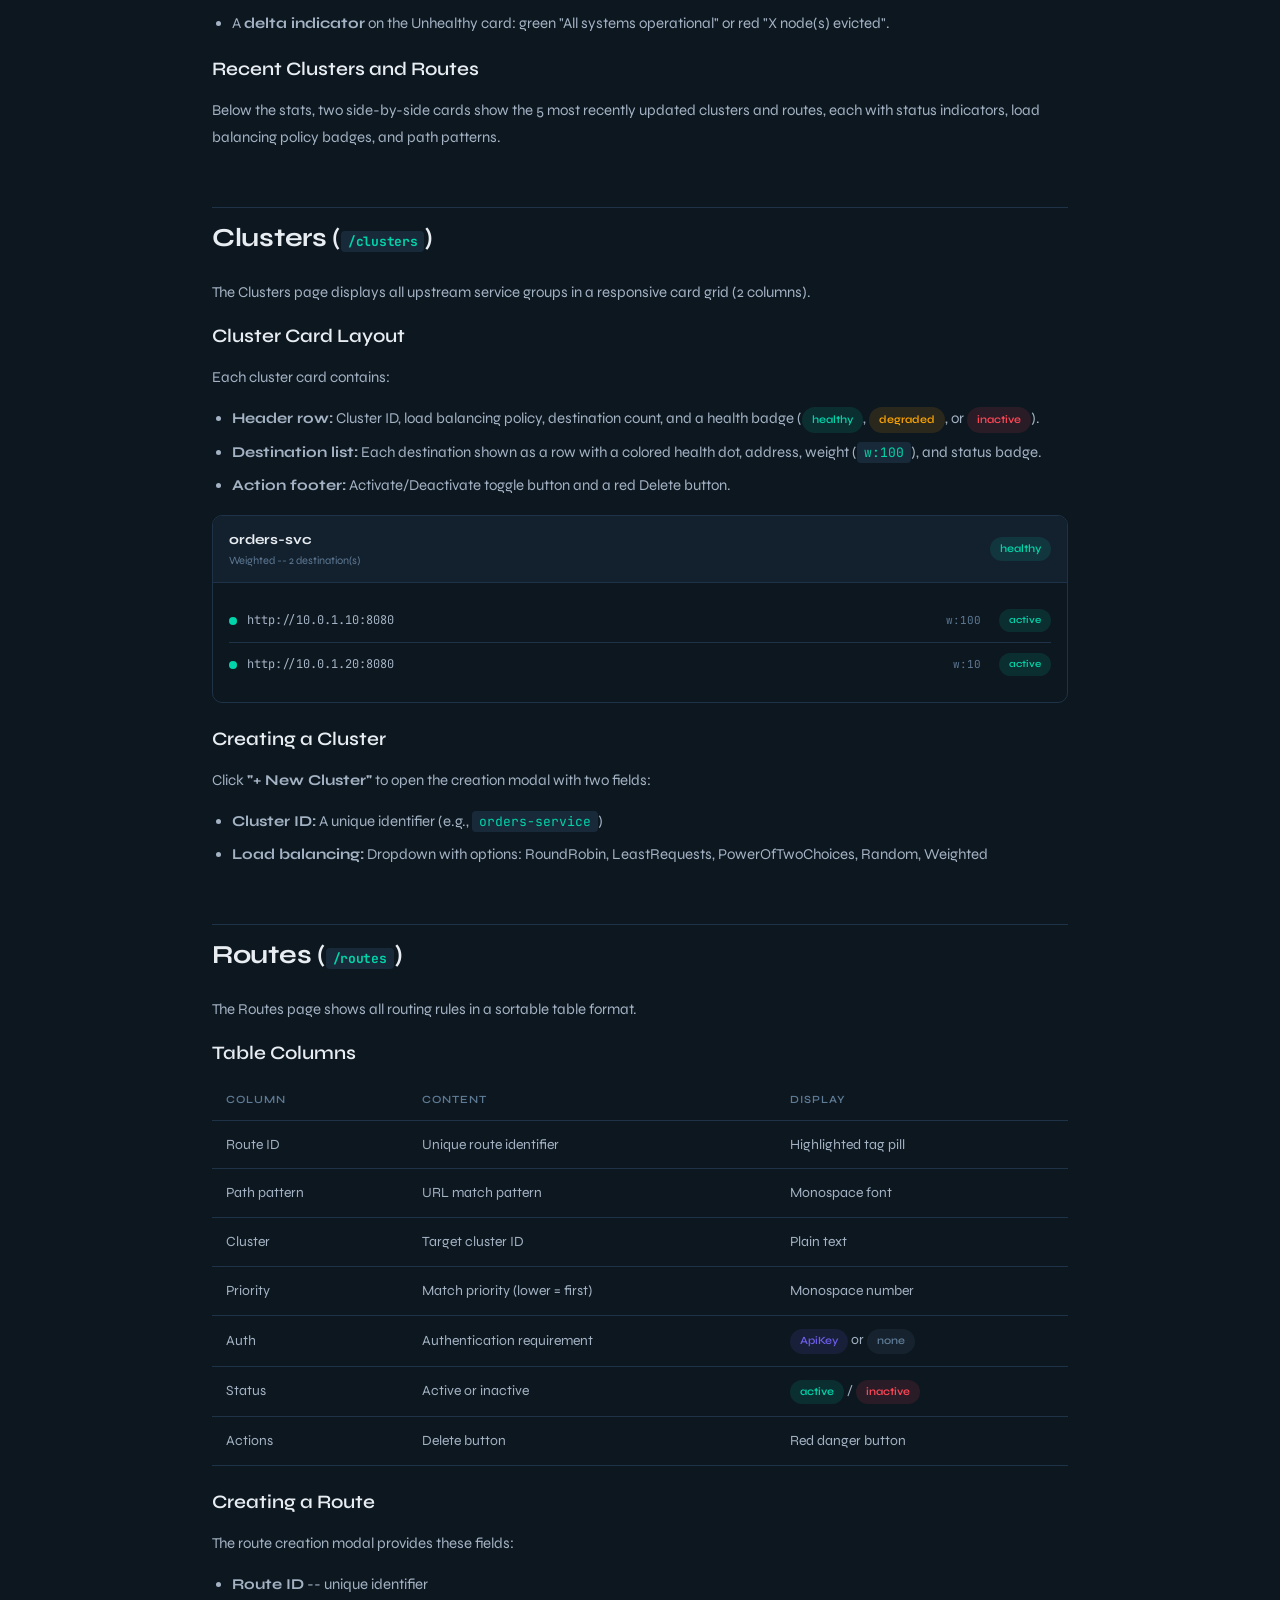
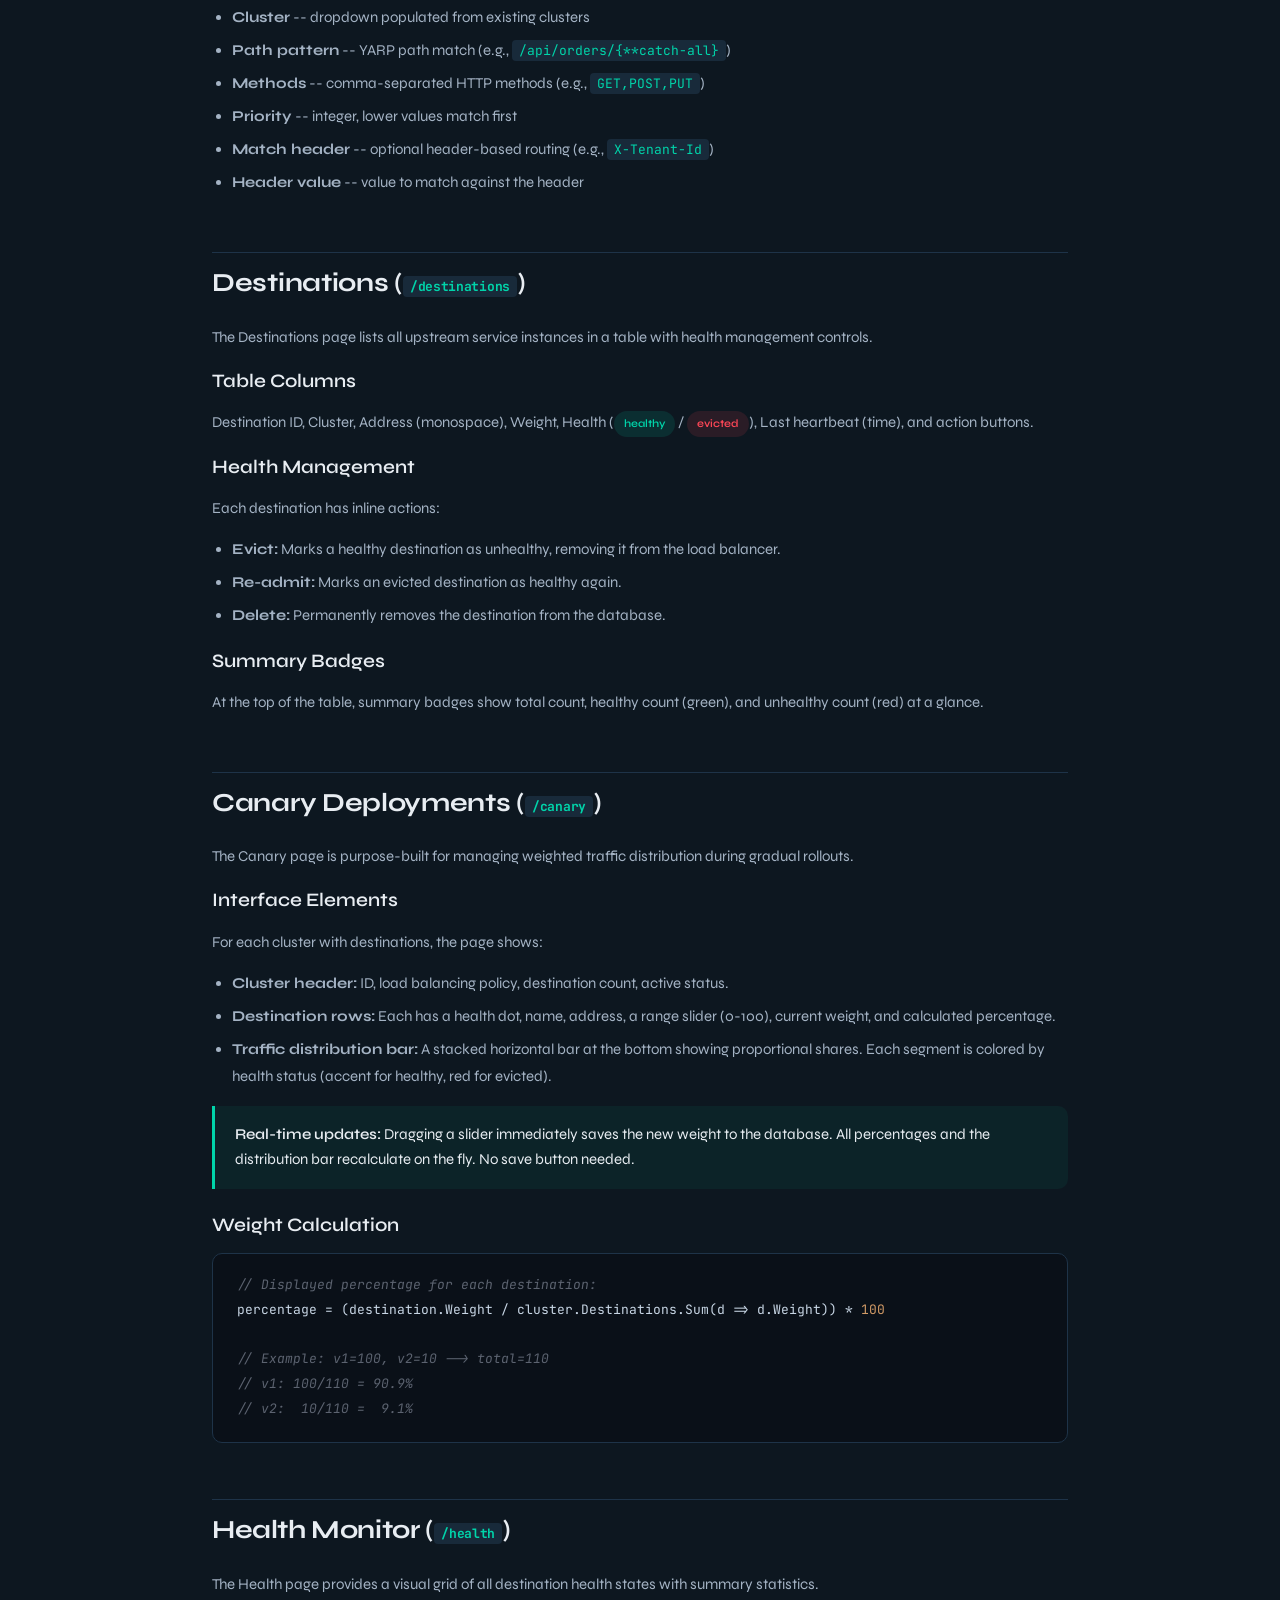
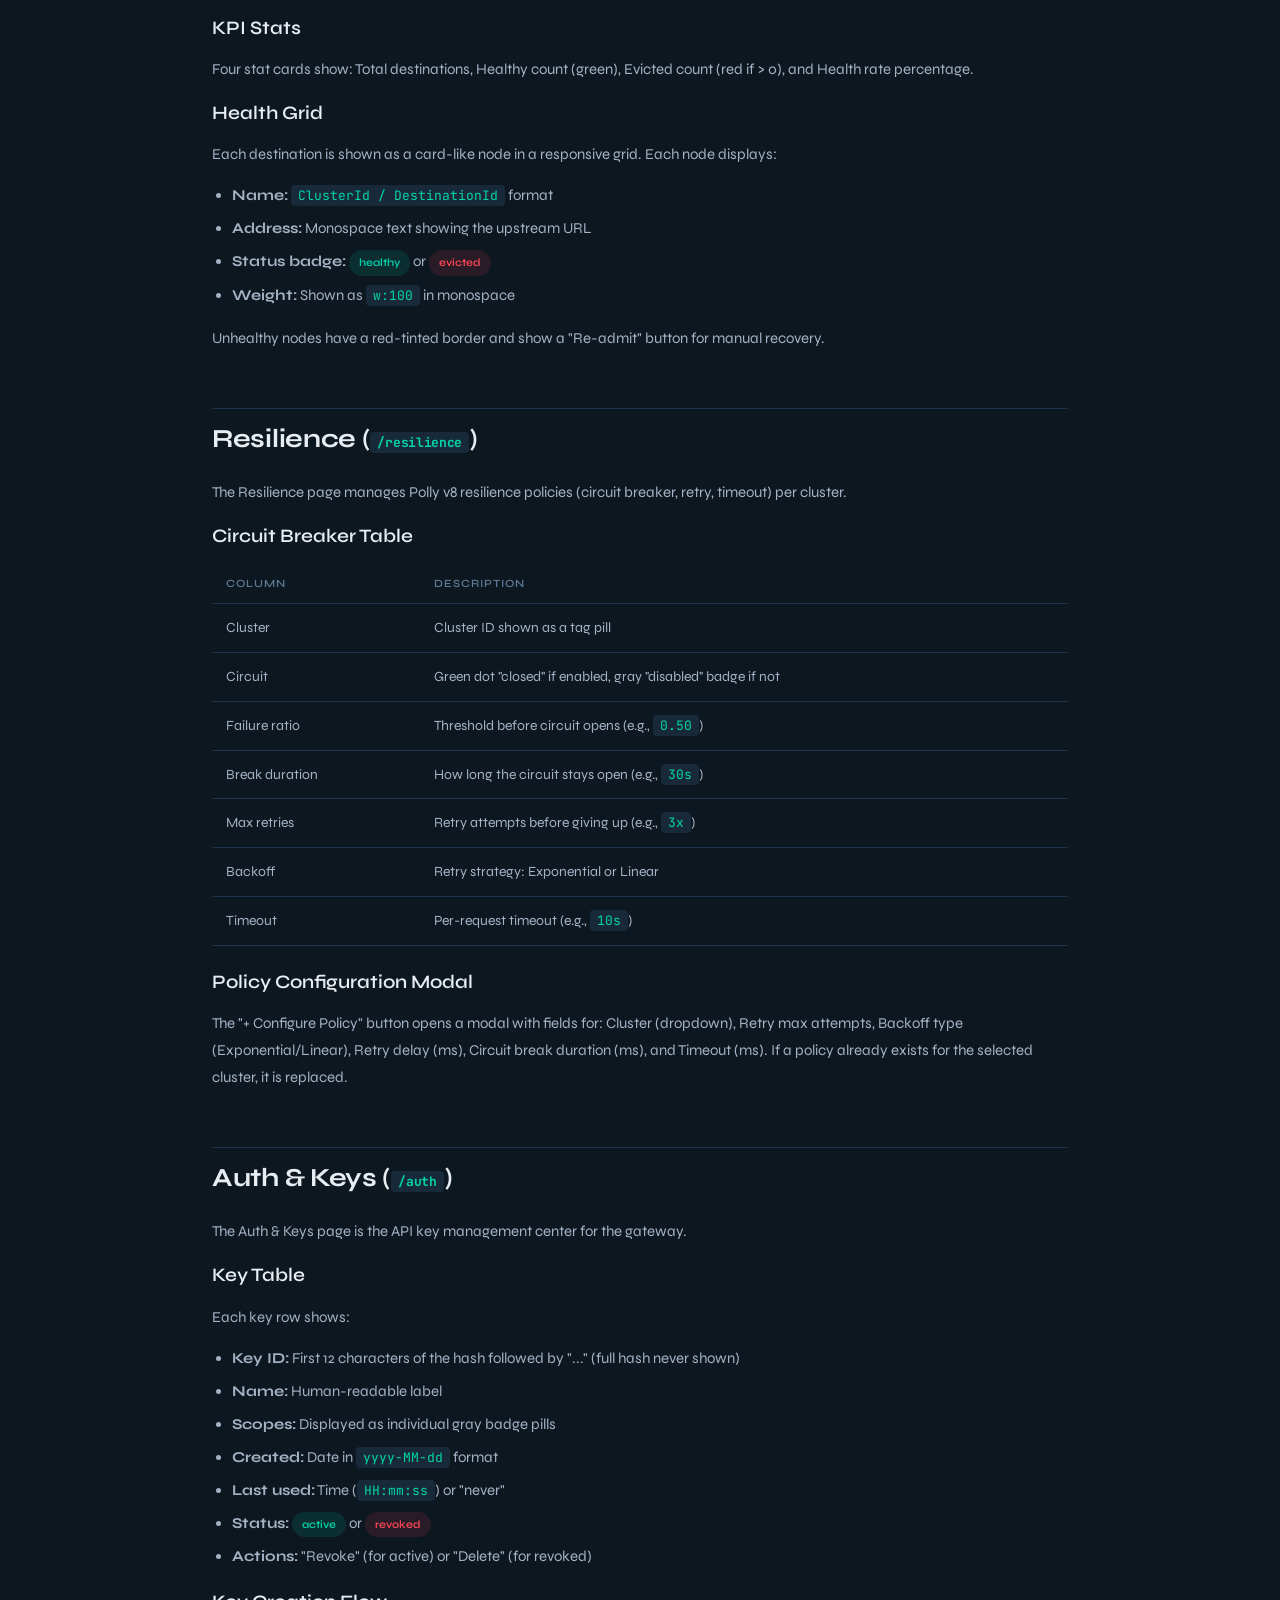
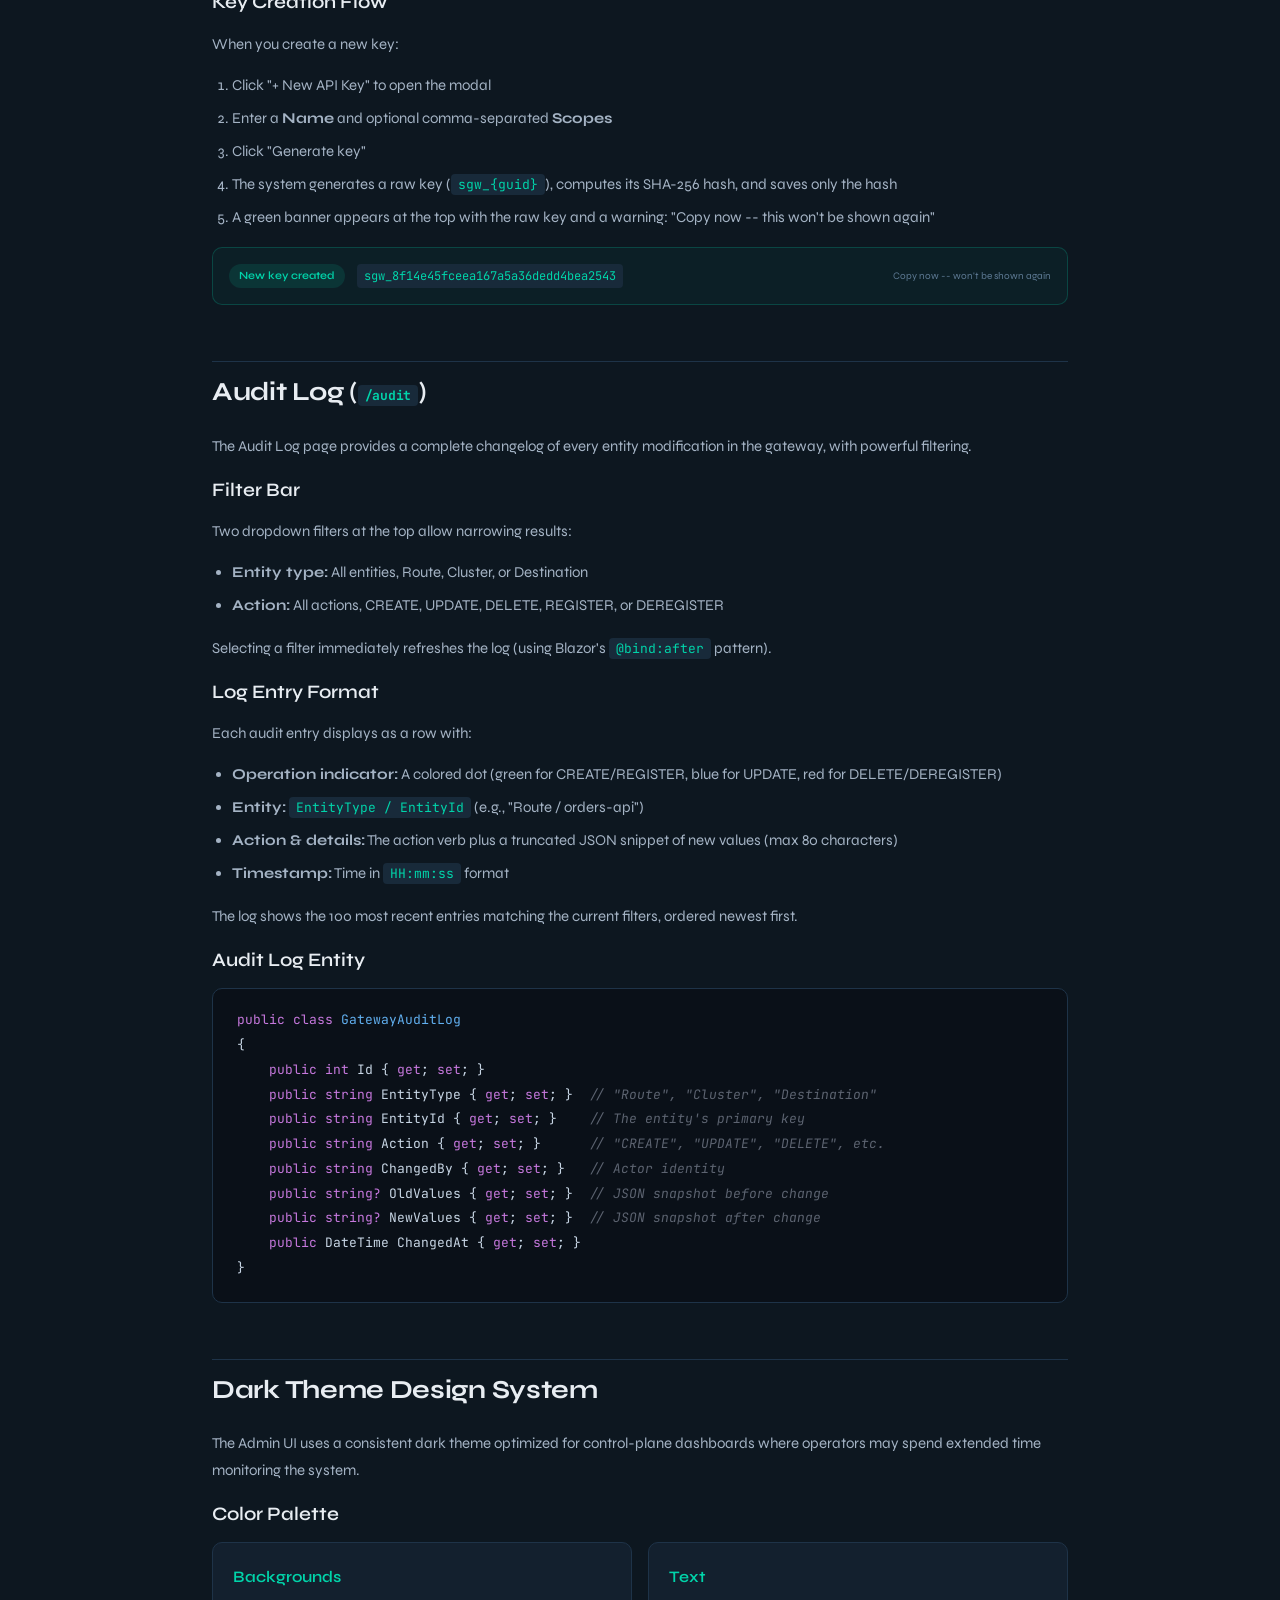
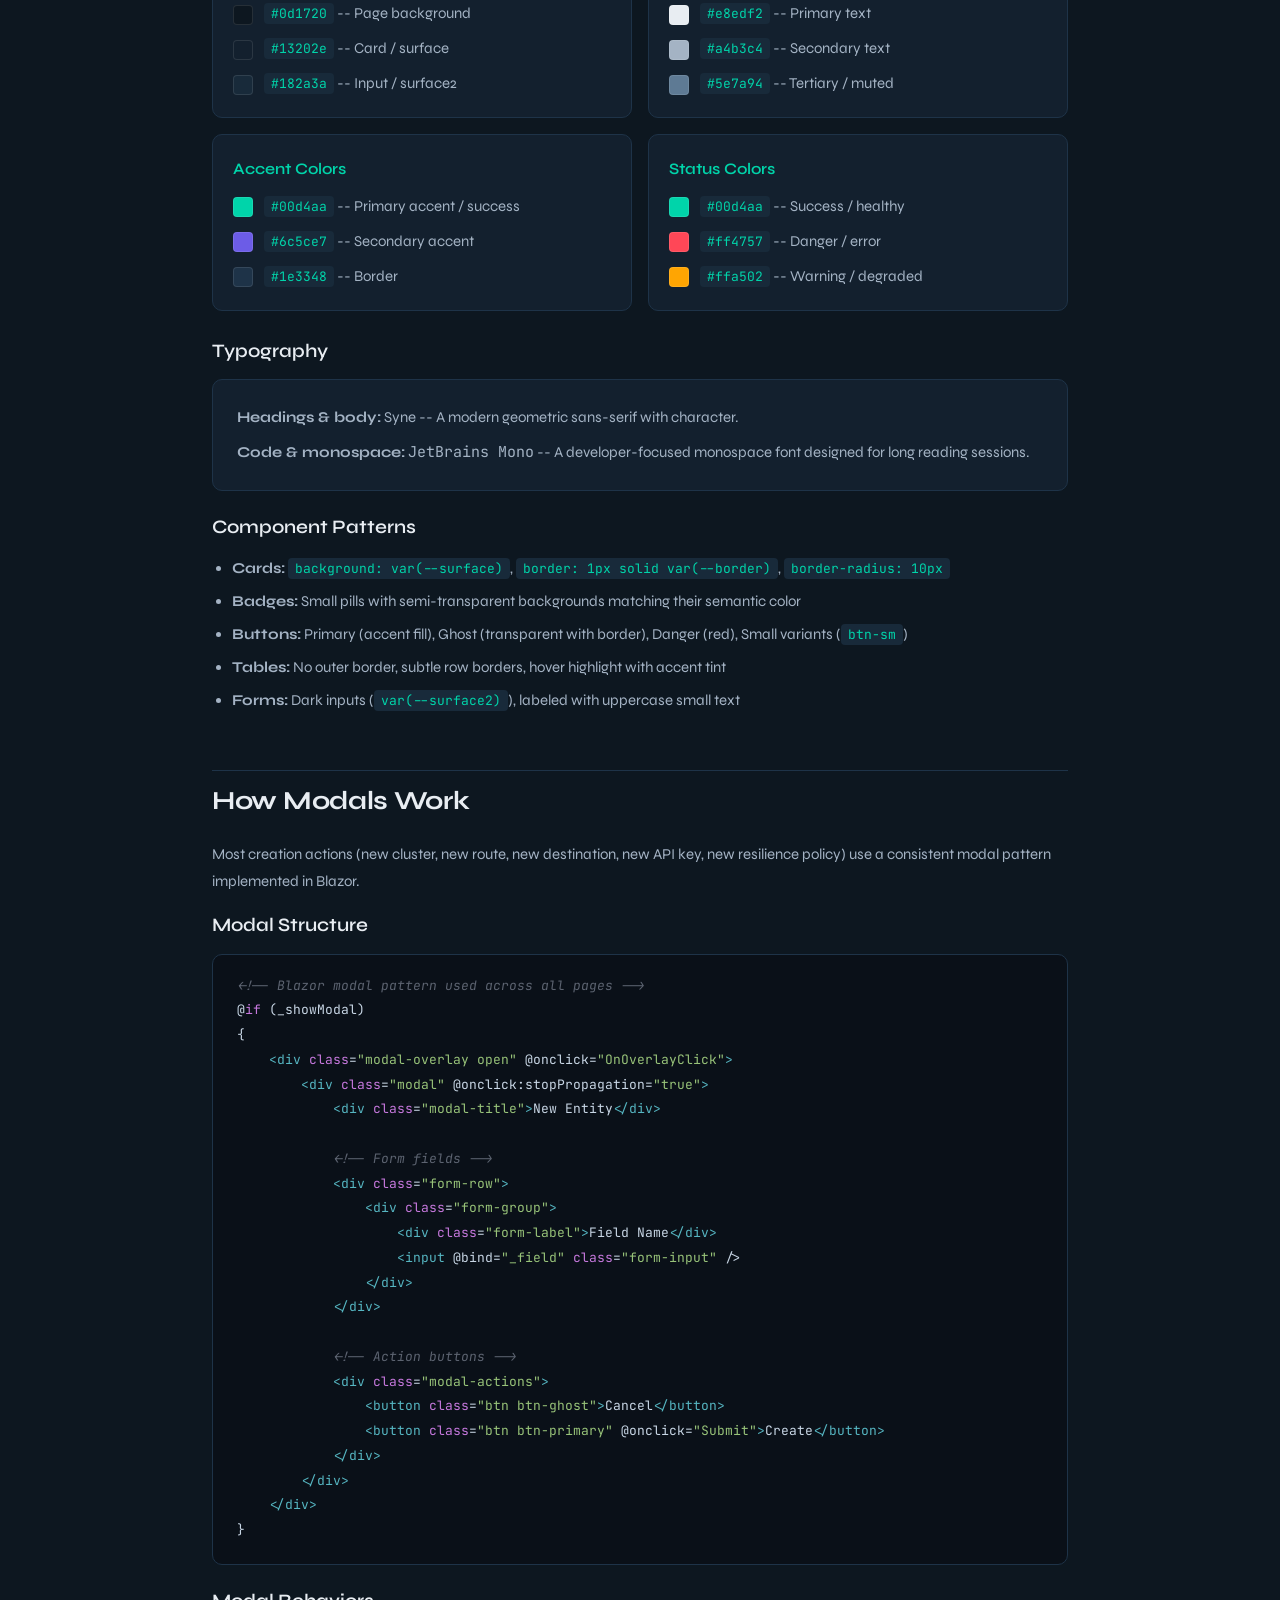
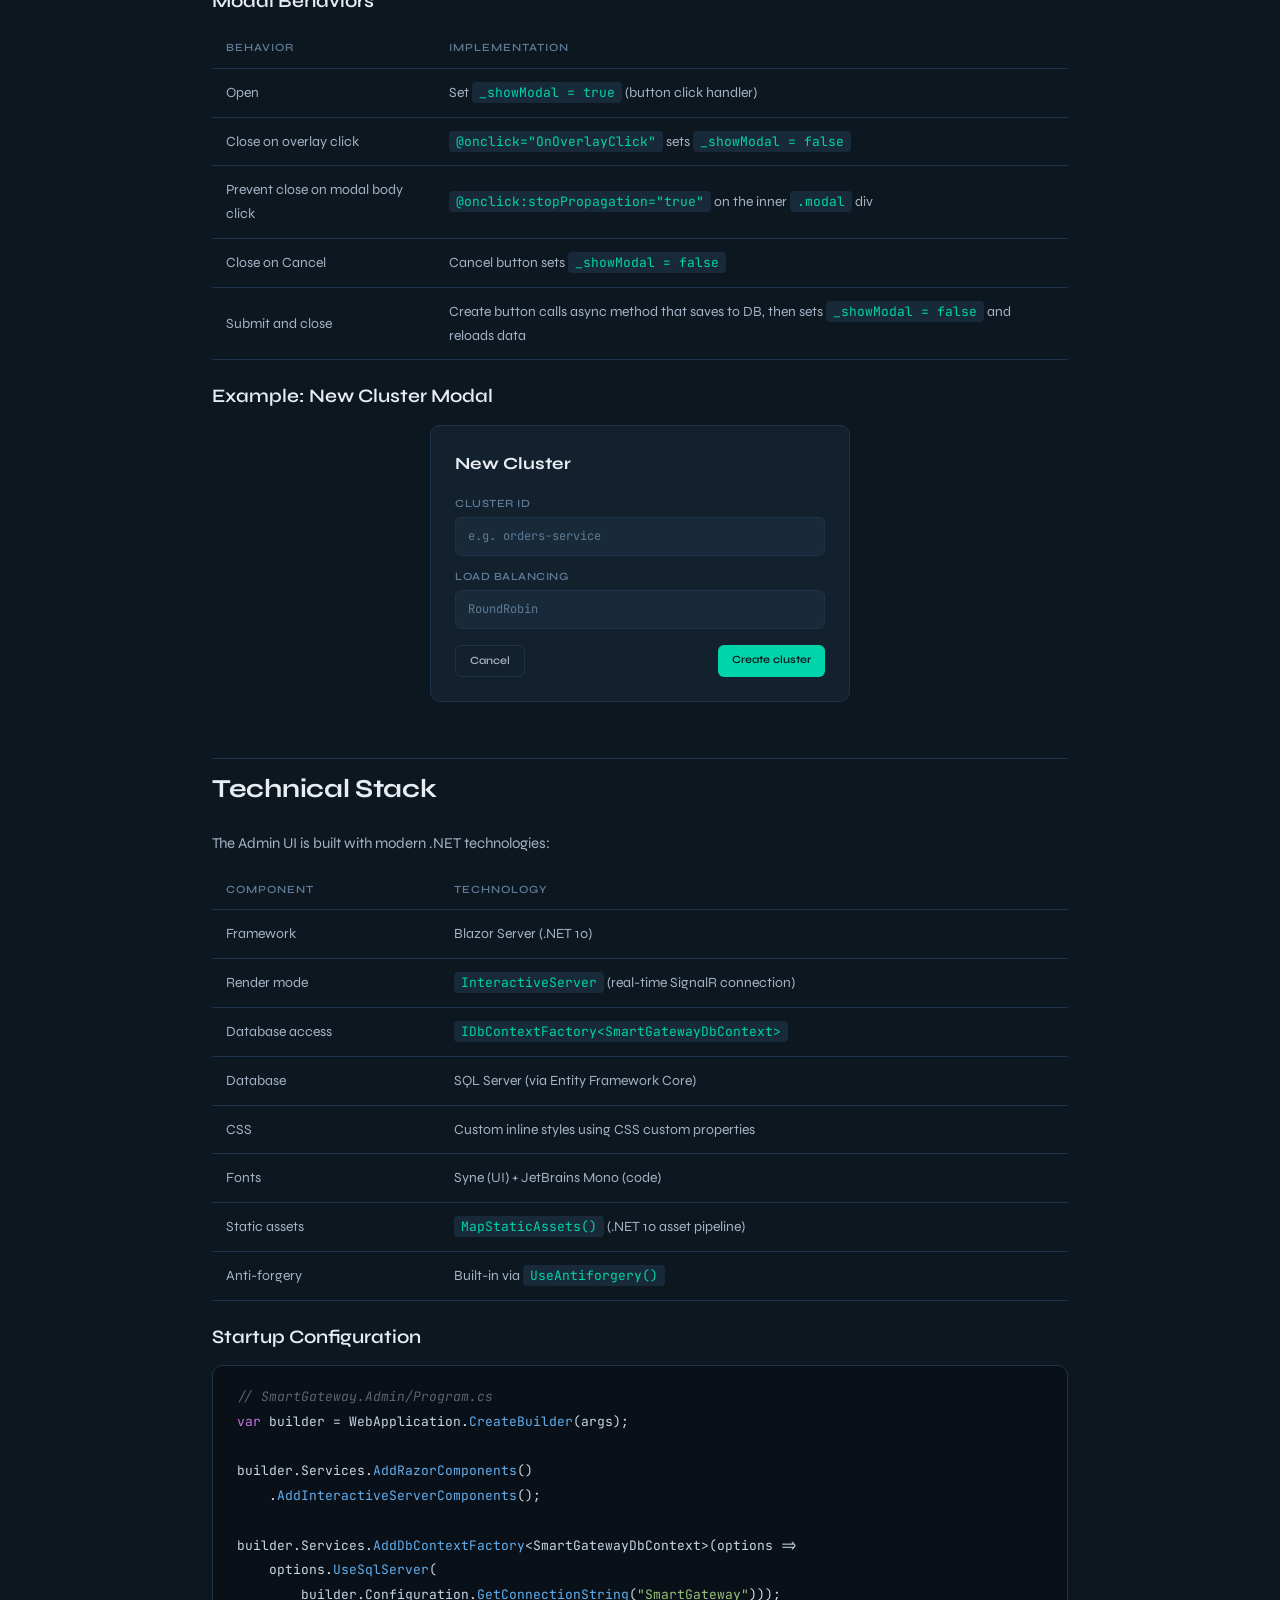
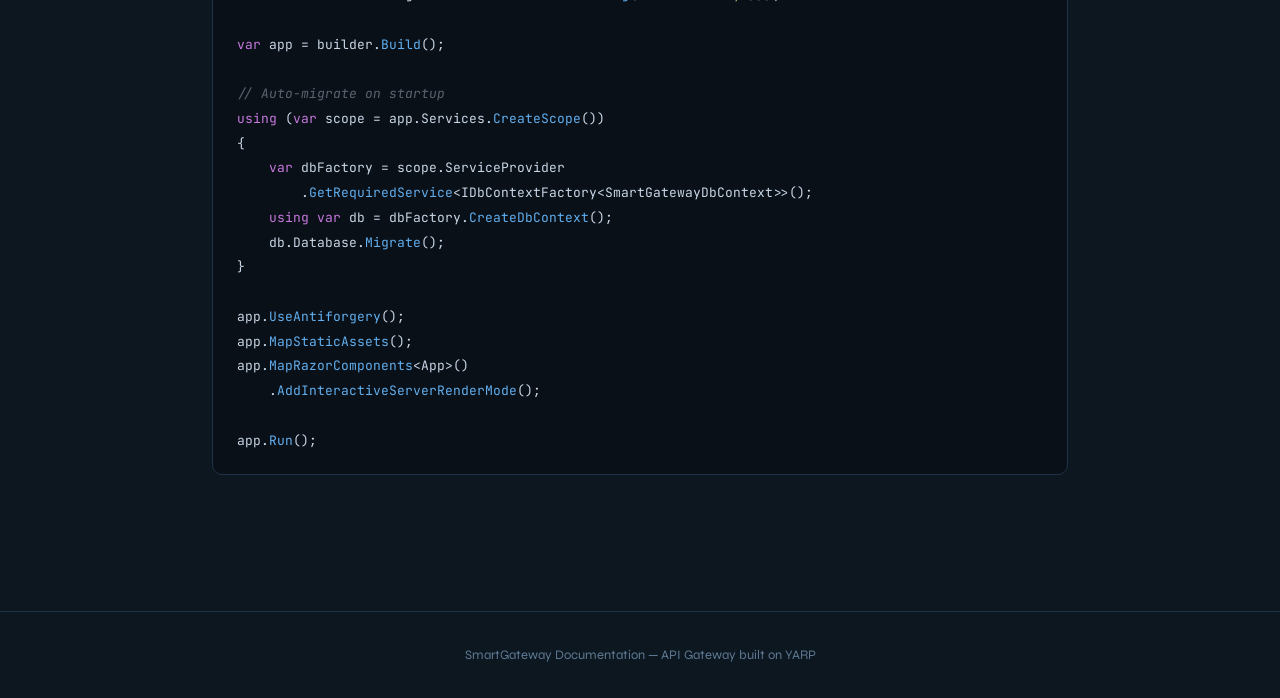
<file: docs/11-admin-ui.html>
<!DOCTYPE html>
<html lang="en">
<head>
<meta charset="UTF-8">
<meta name="viewport" content="width=device-width, initial-scale=1.0">
<title>Admin UI - SmartGateway Documentation</title>
<link href="https://fonts.googleapis.com/css2?family=Syne:wght@400;500;600;700;800&family=JetBrains+Mono:wght@400;500;600&display=swap" rel="stylesheet">
<style>
  *,*::before,*::after{box-sizing:border-box;margin:0;padding:0}
  :root{
    --bg:#0d1720;--surface:#13202e;--surface2:#182a3a;--border:#1e3348;
    --accent:#00d4aa;--accent2:#6c5ce7;--text:#e8edf2;--text2:#a4b3c4;--text3:#5e7a94;
    --success:#00d4aa;--danger:#ff4757;--warn:#ffa502;
    --font:'Syne',sans-serif;--mono:'JetBrains Mono',monospace;
    --radius:10px;--radius-sm:6px;
  }
  html{scroll-behavior:smooth}
  body{background:var(--bg);color:var(--text);font-family:var(--font);line-height:1.7;font-size:15px}
  a{color:var(--accent);text-decoration:none;transition:opacity .2s}
  a:hover{opacity:.8}

  .navbar{position:sticky;top:0;z-index:100;background:rgba(13,23,32,.92);backdrop-filter:blur(16px);border-bottom:1px solid var(--border);padding:0 32px}
  .nav-inner{max-width:1200px;margin:0 auto;display:flex;align-items:center;height:56px;gap:24px;overflow-x:auto}
  .nav-brand{font-weight:800;font-size:17px;color:var(--accent);white-space:nowrap;letter-spacing:-.3px}
  .nav-links{display:flex;gap:6px;flex:1;overflow-x:auto;scrollbar-width:none}
  .nav-links::-webkit-scrollbar{display:none}
  .nav-link{font-size:12.5px;padding:6px 11px;border-radius:var(--radius-sm);color:var(--text2);white-space:nowrap;transition:all .2s;font-weight:500}
  .nav-link:hover{background:var(--surface);color:var(--text)}
  .nav-link.active{background:rgba(0,212,170,.1);color:var(--accent)}

  .container{max-width:920px;margin:0 auto;padding:48px 32px 80px}

  .hero{margin-bottom:56px}
  .hero-label{font-size:12px;font-weight:700;text-transform:uppercase;letter-spacing:2px;color:var(--accent);margin-bottom:10px}
  .hero h1{font-size:40px;font-weight:800;line-height:1.15;letter-spacing:-.5px;margin-bottom:14px}
  .hero p{font-size:17px;color:var(--text2);max-width:640px;line-height:1.7}

  section{margin-bottom:56px}
  h2{font-size:26px;font-weight:700;margin-bottom:18px;letter-spacing:-.3px;padding-top:8px;border-top:1px solid var(--border)}
  h3{font-size:19px;font-weight:600;margin-bottom:12px;color:var(--text)}
  h4{font-size:16px;font-weight:600;margin-bottom:10px;color:var(--accent)}
  p,li{color:var(--text2);line-height:1.8}
  p{margin-bottom:14px}
  ul,ol{margin-left:20px;margin-bottom:16px}
  li{margin-bottom:6px}

  .card{background:var(--surface);border:1px solid var(--border);border-radius:var(--radius);padding:24px;margin-bottom:20px}
  .card-title{font-size:15px;font-weight:700;color:var(--text);margin-bottom:8px}

  pre{background:#0a1018;border:1px solid var(--border);border-radius:var(--radius);padding:20px 24px;overflow-x:auto;margin-bottom:20px;line-height:1.65}
  code{font-family:var(--mono);font-size:13px}
  pre code{color:#c8d6e5}
  :not(pre)>code{background:var(--surface2);padding:2px 7px;border-radius:4px;font-size:13px;color:var(--accent)}

  .info-box{border-left:3px solid var(--accent);background:rgba(0,212,170,.06);padding:16px 20px;border-radius:0 var(--radius) var(--radius) 0;margin-bottom:20px}
  .info-box.warn{border-left-color:var(--warn);background:rgba(255,165,2,.06)}
  .info-box strong{color:var(--text);font-weight:600}

  table{width:100%;border-collapse:collapse;margin-bottom:20px;font-size:14px}
  th{text-align:left;font-weight:600;color:var(--text3);font-size:11px;text-transform:uppercase;letter-spacing:1px;padding:10px 14px;border-bottom:1px solid var(--border)}
  td{padding:12px 14px;border-bottom:1px solid var(--border);color:var(--text2)}
  tr:hover td{background:rgba(0,212,170,.03)}

  .badge{display:inline-block;font-size:11px;font-weight:600;padding:3px 10px;border-radius:20px}
  .badge-green{background:rgba(0,212,170,.12);color:var(--success)}
  .badge-red{background:rgba(255,71,87,.12);color:var(--danger)}
  .badge-purple{background:rgba(108,92,231,.12);color:var(--accent2)}
  .badge-gray{background:rgba(94,122,148,.12);color:var(--text3)}
  .badge-warn{background:rgba(255,165,2,.12);color:var(--warn)}

  /* ── Page directory grid ── */
  .pages-grid{display:grid;grid-template-columns:repeat(3,1fr);gap:16px;margin-bottom:32px}
  .page-card{background:var(--surface);border:1px solid var(--border);border-radius:var(--radius);padding:20px;position:relative;overflow:hidden;transition:all .2s}
  .page-card:hover{border-color:rgba(0,212,170,.3);transform:translateY(-2px)}
  .page-card::before{content:'';position:absolute;top:0;left:0;right:0;height:3px}
  .page-card:nth-child(1)::before{background:var(--accent)}
  .page-card:nth-child(2)::before{background:var(--accent2)}
  .page-card:nth-child(3)::before{background:var(--warn)}
  .page-card:nth-child(4)::before{background:#e056a0}
  .page-card:nth-child(5)::before{background:#3498db}
  .page-card:nth-child(6)::before{background:var(--success)}
  .page-card:nth-child(7)::before{background:var(--danger)}
  .page-card:nth-child(8)::before{background:#f39c12}
  .page-card:nth-child(9)::before{background:#9b59b6}
  .page-card:nth-child(10)::before{background:#1abc9c}
  .page-card:nth-child(11)::before{background:#e74c3c}
  .page-num{font-family:var(--mono);font-size:11px;color:var(--text3);margin-bottom:4px}
  .page-name{font-size:15px;font-weight:700;color:var(--text);margin-bottom:4px}
  .page-route{font-family:var(--mono);font-size:11px;color:var(--accent);margin-bottom:6px}
  .page-desc{font-size:12px;color:var(--text3);line-height:1.5}

  /* ── Mock UI elements ── */
  .mock-ui{background:var(--bg);border:1px solid var(--border);border-radius:var(--radius);overflow:hidden;margin-bottom:20px}
  .mock-header{background:var(--surface);padding:12px 16px;border-bottom:1px solid var(--border);display:flex;align-items:center;gap:12px}
  .mock-title{font-weight:700;font-size:14px;color:var(--text)}
  .mock-sub{font-size:11px;color:var(--text3)}
  .mock-btn{background:var(--accent);color:var(--bg);border:none;padding:6px 14px;border-radius:var(--radius-sm);font-size:11px;font-weight:600;margin-left:auto;cursor:default}
  .mock-body{padding:16px}
  .mock-stat{display:inline-block;background:var(--surface);border:1px solid var(--border);border-radius:var(--radius-sm);padding:12px 16px;margin:4px;min-width:120px;text-align:center}
  .mock-stat-val{font-family:var(--mono);font-size:20px;font-weight:700;color:var(--text)}
  .mock-stat-label{font-size:10px;color:var(--text3);text-transform:uppercase;letter-spacing:1px;margin-top:4px}
  .mock-row{display:flex;align-items:center;gap:10px;padding:10px 0;border-bottom:1px solid var(--border)}
  .mock-row:last-child{border-bottom:none}
  .mock-dot{width:8px;height:8px;border-radius:50%}

  /* ── Modal mock ── */
  .mock-modal{background:var(--surface);border:1px solid var(--border);border-radius:var(--radius);padding:24px;max-width:420px;margin:0 auto 20px}
  .mock-modal-title{font-size:17px;font-weight:700;color:var(--text);margin-bottom:16px}
  .mock-field{margin-bottom:12px}
  .mock-field-label{font-size:11px;font-weight:600;color:var(--text3);text-transform:uppercase;letter-spacing:.5px;margin-bottom:4px}
  .mock-input{width:100%;background:var(--surface2);border:1px solid var(--border);border-radius:var(--radius-sm);padding:8px 12px;color:var(--text3);font-family:var(--mono);font-size:12px}
  .mock-select{width:100%;background:var(--surface2);border:1px solid var(--border);border-radius:var(--radius-sm);padding:8px 12px;color:var(--text3);font-family:var(--mono);font-size:12px}
  .mock-actions{display:flex;gap:8px;justify-content:flex-end;margin-top:16px}
  .mock-btn-ghost{background:transparent;border:1px solid var(--border);color:var(--text2);padding:6px 14px;border-radius:var(--radius-sm);font-size:11px;font-weight:600;cursor:default}

  /* ── Design system cards ── */
  .design-grid{display:grid;grid-template-columns:repeat(2,1fr);gap:16px;margin-bottom:24px}
  .design-card{background:var(--surface);border:1px solid var(--border);border-radius:var(--radius);padding:20px}
  .color-swatch{display:inline-block;width:20px;height:20px;border-radius:4px;vertical-align:middle;margin-right:8px;border:1px solid rgba(255,255,255,.1)}

  @media(max-width:900px){.pages-grid{grid-template-columns:repeat(2,1fr)}}
  @media(max-width:600px){.pages-grid{grid-template-columns:1fr}.design-grid{grid-template-columns:1fr}}

  footer{border-top:1px solid var(--border);padding:32px;text-align:center;color:var(--text3);font-size:13px}
  .kw{color:#c678dd} .str{color:#98c379} .cm{color:#5c6370;font-style:italic} .fn{color:#61afef} .num{color:#d19a66} .op{color:#56b6c2}
</style>
</head>
<body>

<nav class="navbar">
  <div class="nav-inner">
    <div class="nav-brand">SmartGateway</div>
    <div class="nav-links">
      <a href="01-getting-started.html" class="nav-link">01 Getting Started</a>
      <a href="02-architecture.html" class="nav-link">02 Architecture</a>
      <a href="03-clusters.html" class="nav-link">03 Clusters</a>
      <a href="04-routes.html" class="nav-link">04 Routes</a>
      <a href="05-health-checks.html" class="nav-link">05 Health Checks</a>
      <a href="06-resilience.html" class="nav-link">06 Resilience</a>
      <a href="07-authentication.html" class="nav-link">07 Authentication</a>
      <a href="08-rate-limiting.html" class="nav-link">08 Rate Limiting</a>
      <a href="09-canary-deployments.html" class="nav-link">09 Canary</a>
      <a href="10-transforms.html" class="nav-link">10 Transforms</a>
      <a href="11-admin-ui.html" class="nav-link active">11 Admin UI</a>
    </div>
  </div>
</nav>

<div class="container">

  <div class="hero">
    <div class="hero-label">Chapter 11</div>
    <h1>Admin UI</h1>
    <p>SmartGateway ships with a full-featured Blazor Server admin interface for managing every aspect of the gateway. Built with a dark theme, it provides 11 pages covering clusters, routes, destinations, health, resilience, authentication, canary deployments, and audit logging.</p>
  </div>

  <!-- Section 1: Page Directory -->
  <section id="pages">
    <h2>All 11 Pages</h2>
    <p>The Admin UI is a Blazor Server application (<code>SmartGateway.Admin</code>) with interactive server-side rendering. Each page communicates directly with the SQL Server database via <code>IDbContextFactory&lt;SmartGatewayDbContext&gt;</code>.</p>

    <div class="pages-grid">
      <div class="page-card">
        <div class="page-num">01</div>
        <div class="page-name">Dashboard</div>
        <div class="page-route">/</div>
        <div class="page-desc">KPI stats, active clusters, routes, healthy/unhealthy nodes.</div>
      </div>
      <div class="page-card">
        <div class="page-num">02</div>
        <div class="page-name">Clusters</div>
        <div class="page-route">/clusters</div>
        <div class="page-desc">Card grid of upstream clusters with destinations and health badges.</div>
      </div>
      <div class="page-card">
        <div class="page-num">03</div>
        <div class="page-name">Routes</div>
        <div class="page-route">/routes</div>
        <div class="page-desc">Table of all routes with path, cluster, priority, auth, and status.</div>
      </div>
      <div class="page-card">
        <div class="page-num">04</div>
        <div class="page-name">Destinations</div>
        <div class="page-route">/destinations</div>
        <div class="page-desc">Table of upstream instances with health, weight, and heartbeat data.</div>
      </div>
      <div class="page-card">
        <div class="page-num">05</div>
        <div class="page-name">Canary</div>
        <div class="page-route">/canary</div>
        <div class="page-desc">Weight sliders for gradual traffic rollout with live distribution bar.</div>
      </div>
      <div class="page-card">
        <div class="page-num">06</div>
        <div class="page-name">Health</div>
        <div class="page-route">/health</div>
        <div class="page-desc">Node grid showing health status with KPI stats and re-admit actions.</div>
      </div>
      <div class="page-card">
        <div class="page-num">07</div>
        <div class="page-name">Resilience</div>
        <div class="page-route">/resilience</div>
        <div class="page-desc">Circuit breaker table with retry, timeout, and failure ratio config.</div>
      </div>
      <div class="page-card">
        <div class="page-num">08</div>
        <div class="page-name">Auth &amp; Keys</div>
        <div class="page-route">/auth</div>
        <div class="page-desc">API key management with create, revoke, delete, and scope badges.</div>
      </div>
      <div class="page-card">
        <div class="page-num">09</div>
        <div class="page-name">Audit Log</div>
        <div class="page-route">/audit</div>
        <div class="page-desc">Filtered changelog with entity type and action dropdowns.</div>
      </div>
      <div class="page-card">
        <div class="page-num">10</div>
        <div class="page-name">Error</div>
        <div class="page-route">/Error</div>
        <div class="page-desc">Generic error page for unhandled exceptions.</div>
      </div>
      <div class="page-card">
        <div class="page-num">11</div>
        <div class="page-name">Not Found</div>
        <div class="page-route">/not-found</div>
        <div class="page-desc">404 page for unmatched routes.</div>
      </div>
    </div>
  </section>

  <!-- Section 2: Dashboard -->
  <section id="dashboard">
    <h2>Dashboard (<code>/</code>)</h2>
    <p>The Dashboard is the landing page, providing an at-a-glance overview of the entire gateway state.</p>

    <h3>KPI Stats Grid</h3>
    <p>Four stat cards across the top display real-time metrics:</p>

    <div style="display:flex;flex-wrap:wrap;gap:8px;margin-bottom:20px">
      <div class="mock-stat">
        <div class="mock-stat-val" style="color:var(--accent)">4<span style="font-size:12px;color:var(--text3)">/5</span></div>
        <div class="mock-stat-label">Active clusters</div>
      </div>
      <div class="mock-stat">
        <div class="mock-stat-val" style="color:var(--accent2)">12<span style="font-size:12px;color:var(--text3)">/14</span></div>
        <div class="mock-stat-label">Active routes</div>
      </div>
      <div class="mock-stat">
        <div class="mock-stat-val" style="color:var(--success)">8<span style="font-size:12px;color:var(--text3)">/9</span></div>
        <div class="mock-stat-label">Healthy nodes</div>
      </div>
      <div class="mock-stat">
        <div class="mock-stat-val" style="color:var(--danger)">1</div>
        <div class="mock-stat-label">Unhealthy</div>
      </div>
    </div>

    <p>Each stat card includes:</p>
    <ul>
      <li>A <strong>progress bar</strong> showing the ratio (active/total) filled with the appropriate accent color.</li>
      <li>A <strong>delta indicator</strong> on the Unhealthy card: green "All systems operational" or red "X node(s) evicted".</li>
    </ul>

    <h3>Recent Clusters and Routes</h3>
    <p>Below the stats, two side-by-side cards show the 5 most recently updated clusters and routes, each with status indicators, load balancing policy badges, and path patterns.</p>
  </section>

  <!-- Section 3: Clusters -->
  <section id="clusters">
    <h2>Clusters (<code>/clusters</code>)</h2>
    <p>The Clusters page displays all upstream service groups in a responsive card grid (2 columns).</p>

    <h3>Cluster Card Layout</h3>
    <p>Each cluster card contains:</p>
    <ul>
      <li><strong>Header row:</strong> Cluster ID, load balancing policy, destination count, and a health badge (<span class="badge badge-green">healthy</span>, <span class="badge badge-warn">degraded</span>, or <span class="badge badge-red">inactive</span>).</li>
      <li><strong>Destination list:</strong> Each destination shown as a row with a colored health dot, address, weight (<code>w:100</code>), and status badge.</li>
      <li><strong>Action footer:</strong> Activate/Deactivate toggle button and a red Delete button.</li>
    </ul>

    <div class="mock-ui">
      <div class="mock-header">
        <div>
          <div class="mock-title">orders-svc</div>
          <div class="mock-sub">Weighted -- 2 destination(s)</div>
        </div>
        <span class="badge badge-green" style="margin-left:auto">healthy</span>
      </div>
      <div class="mock-body">
        <div class="mock-row">
          <div class="mock-dot" style="background:var(--success)"></div>
          <span style="font-family:var(--mono);font-size:12px;color:var(--text2)">http://10.0.1.10:8080</span>
          <span style="font-family:var(--mono);font-size:11px;color:var(--text3);margin-left:auto">w:100</span>
          <span class="badge badge-green" style="font-size:10px;margin-left:8px">active</span>
        </div>
        <div class="mock-row">
          <div class="mock-dot" style="background:var(--success)"></div>
          <span style="font-family:var(--mono);font-size:12px;color:var(--text2)">http://10.0.1.20:8080</span>
          <span style="font-family:var(--mono);font-size:11px;color:var(--text3);margin-left:auto">w:10</span>
          <span class="badge badge-green" style="font-size:10px;margin-left:8px">active</span>
        </div>
      </div>
    </div>

    <h3>Creating a Cluster</h3>
    <p>Click <strong>"+ New Cluster"</strong> to open the creation modal with two fields:</p>
    <ul>
      <li><strong>Cluster ID:</strong> A unique identifier (e.g., <code>orders-service</code>)</li>
      <li><strong>Load balancing:</strong> Dropdown with options: RoundRobin, LeastRequests, PowerOfTwoChoices, Random, Weighted</li>
    </ul>
  </section>

  <!-- Section 4: Routes -->
  <section id="routes">
    <h2>Routes (<code>/routes</code>)</h2>
    <p>The Routes page shows all routing rules in a sortable table format.</p>

    <h3>Table Columns</h3>
    <table>
      <thead>
        <tr><th>Column</th><th>Content</th><th>Display</th></tr>
      </thead>
      <tbody>
        <tr><td>Route ID</td><td>Unique route identifier</td><td>Highlighted tag pill</td></tr>
        <tr><td>Path pattern</td><td>URL match pattern</td><td>Monospace font</td></tr>
        <tr><td>Cluster</td><td>Target cluster ID</td><td>Plain text</td></tr>
        <tr><td>Priority</td><td>Match priority (lower = first)</td><td>Monospace number</td></tr>
        <tr><td>Auth</td><td>Authentication requirement</td><td><span class="badge badge-purple">ApiKey</span> or <span class="badge badge-gray">none</span></td></tr>
        <tr><td>Status</td><td>Active or inactive</td><td><span class="badge badge-green">active</span> / <span class="badge badge-red">inactive</span></td></tr>
        <tr><td>Actions</td><td>Delete button</td><td>Red danger button</td></tr>
      </tbody>
    </table>

    <h3>Creating a Route</h3>
    <p>The route creation modal provides these fields:</p>
    <ul>
      <li><strong>Route ID</strong> -- unique identifier</li>
      <li><strong>Cluster</strong> -- dropdown populated from existing clusters</li>
      <li><strong>Path pattern</strong> -- YARP path match (e.g., <code>/api/orders/{**catch-all}</code>)</li>
      <li><strong>Methods</strong> -- comma-separated HTTP methods (e.g., <code>GET,POST,PUT</code>)</li>
      <li><strong>Priority</strong> -- integer, lower values match first</li>
      <li><strong>Match header</strong> -- optional header-based routing (e.g., <code>X-Tenant-Id</code>)</li>
      <li><strong>Header value</strong> -- value to match against the header</li>
    </ul>
  </section>

  <!-- Section 5: Destinations -->
  <section id="destinations">
    <h2>Destinations (<code>/destinations</code>)</h2>
    <p>The Destinations page lists all upstream service instances in a table with health management controls.</p>

    <h3>Table Columns</h3>
    <p>Destination ID, Cluster, Address (monospace), Weight, Health (<span class="badge badge-green">healthy</span> / <span class="badge badge-red">evicted</span>), Last heartbeat (time), and action buttons.</p>

    <h3>Health Management</h3>
    <p>Each destination has inline actions:</p>
    <ul>
      <li><strong>Evict:</strong> Marks a healthy destination as unhealthy, removing it from the load balancer.</li>
      <li><strong>Re-admit:</strong> Marks an evicted destination as healthy again.</li>
      <li><strong>Delete:</strong> Permanently removes the destination from the database.</li>
    </ul>

    <h3>Summary Badges</h3>
    <p>At the top of the table, summary badges show total count, healthy count (green), and unhealthy count (red) at a glance.</p>
  </section>

  <!-- Section 6: Canary -->
  <section id="canary">
    <h2>Canary Deployments (<code>/canary</code>)</h2>
    <p>The Canary page is purpose-built for managing weighted traffic distribution during gradual rollouts.</p>

    <h3>Interface Elements</h3>
    <p>For each cluster with destinations, the page shows:</p>
    <ul>
      <li><strong>Cluster header:</strong> ID, load balancing policy, destination count, active status.</li>
      <li><strong>Destination rows:</strong> Each has a health dot, name, address, a range slider (0-100), current weight, and calculated percentage.</li>
      <li><strong>Traffic distribution bar:</strong> A stacked horizontal bar at the bottom showing proportional shares. Each segment is colored by health status (accent for healthy, red for evicted).</li>
    </ul>

    <div class="info-box">
      <strong>Real-time updates:</strong> Dragging a slider immediately saves the new weight to the database. All percentages and the distribution bar recalculate on the fly. No save button needed.
    </div>

    <h3>Weight Calculation</h3>
    <pre><code><span class="cm">// Displayed percentage for each destination:</span>
percentage = (destination.Weight / cluster.Destinations.Sum(d => d.Weight)) * <span class="num">100</span>

<span class="cm">// Example: v1=100, v2=10 --> total=110</span>
<span class="cm">// v1: 100/110 = 90.9%</span>
<span class="cm">// v2:  10/110 =  9.1%</span></code></pre>
  </section>

  <!-- Section 7: Health -->
  <section id="health">
    <h2>Health Monitor (<code>/health</code>)</h2>
    <p>The Health page provides a visual grid of all destination health states with summary statistics.</p>

    <h3>KPI Stats</h3>
    <p>Four stat cards show: Total destinations, Healthy count (green), Evicted count (red if > 0), and Health rate percentage.</p>

    <h3>Health Grid</h3>
    <p>Each destination is shown as a card-like node in a responsive grid. Each node displays:</p>
    <ul>
      <li><strong>Name:</strong> <code>ClusterId / DestinationId</code> format</li>
      <li><strong>Address:</strong> Monospace text showing the upstream URL</li>
      <li><strong>Status badge:</strong> <span class="badge badge-green">healthy</span> or <span class="badge badge-red">evicted</span></li>
      <li><strong>Weight:</strong> Shown as <code>w:100</code> in monospace</li>
    </ul>
    <p>Unhealthy nodes have a red-tinted border and show a "Re-admit" button for manual recovery.</p>
  </section>

  <!-- Section 8: Resilience -->
  <section id="resilience">
    <h2>Resilience (<code>/resilience</code>)</h2>
    <p>The Resilience page manages Polly v8 resilience policies (circuit breaker, retry, timeout) per cluster.</p>

    <h3>Circuit Breaker Table</h3>
    <table>
      <thead>
        <tr><th>Column</th><th>Description</th></tr>
      </thead>
      <tbody>
        <tr><td>Cluster</td><td>Cluster ID shown as a tag pill</td></tr>
        <tr><td>Circuit</td><td>Green dot "closed" if enabled, gray "disabled" badge if not</td></tr>
        <tr><td>Failure ratio</td><td>Threshold before circuit opens (e.g., <code>0.50</code>)</td></tr>
        <tr><td>Break duration</td><td>How long the circuit stays open (e.g., <code>30s</code>)</td></tr>
        <tr><td>Max retries</td><td>Retry attempts before giving up (e.g., <code>3x</code>)</td></tr>
        <tr><td>Backoff</td><td>Retry strategy: Exponential or Linear</td></tr>
        <tr><td>Timeout</td><td>Per-request timeout (e.g., <code>10s</code>)</td></tr>
      </tbody>
    </table>

    <h3>Policy Configuration Modal</h3>
    <p>The "+ Configure Policy" button opens a modal with fields for: Cluster (dropdown), Retry max attempts, Backoff type (Exponential/Linear), Retry delay (ms), Circuit break duration (ms), and Timeout (ms). If a policy already exists for the selected cluster, it is replaced.</p>
  </section>

  <!-- Section 9: Auth & Keys -->
  <section id="auth">
    <h2>Auth &amp; Keys (<code>/auth</code>)</h2>
    <p>The Auth &amp; Keys page is the API key management center for the gateway.</p>

    <h3>Key Table</h3>
    <p>Each key row shows:</p>
    <ul>
      <li><strong>Key ID:</strong> First 12 characters of the hash followed by "..." (full hash never shown)</li>
      <li><strong>Name:</strong> Human-readable label</li>
      <li><strong>Scopes:</strong> Displayed as individual gray badge pills</li>
      <li><strong>Created:</strong> Date in <code>yyyy-MM-dd</code> format</li>
      <li><strong>Last used:</strong> Time (<code>HH:mm:ss</code>) or "never"</li>
      <li><strong>Status:</strong> <span class="badge badge-green">active</span> or <span class="badge badge-red">revoked</span></li>
      <li><strong>Actions:</strong> "Revoke" (for active) or "Delete" (for revoked)</li>
    </ul>

    <h3>Key Creation Flow</h3>
    <p>When you create a new key:</p>
    <ol>
      <li>Click "+ New API Key" to open the modal</li>
      <li>Enter a <strong>Name</strong> and optional comma-separated <strong>Scopes</strong></li>
      <li>Click "Generate key"</li>
      <li>The system generates a raw key (<code>sgw_{guid}</code>), computes its SHA-256 hash, and saves only the hash</li>
      <li>A green banner appears at the top with the raw key and a warning: "Copy now -- this won't be shown again"</li>
    </ol>

    <div class="mock-ui" style="border-color:rgba(0,212,170,.25)">
      <div class="mock-body" style="background:rgba(0,212,170,.04)">
        <div style="display:flex;align-items:center;gap:12px">
          <span class="badge badge-green">New key created</span>
          <code style="font-family:var(--mono);font-size:12px;color:var(--accent)">sgw_8f14e45fceea167a5a36dedd4bea2543</code>
          <span style="font-size:10px;color:var(--text3);margin-left:auto">Copy now -- won't be shown again</span>
        </div>
      </div>
    </div>
  </section>

  <!-- Section 10: Audit Log -->
  <section id="audit">
    <h2>Audit Log (<code>/audit</code>)</h2>
    <p>The Audit Log page provides a complete changelog of every entity modification in the gateway, with powerful filtering.</p>

    <h3>Filter Bar</h3>
    <p>Two dropdown filters at the top allow narrowing results:</p>
    <ul>
      <li><strong>Entity type:</strong> All entities, Route, Cluster, or Destination</li>
      <li><strong>Action:</strong> All actions, CREATE, UPDATE, DELETE, REGISTER, or DEREGISTER</li>
    </ul>
    <p>Selecting a filter immediately refreshes the log (using Blazor's <code>@bind:after</code> pattern).</p>

    <h3>Log Entry Format</h3>
    <p>Each audit entry displays as a row with:</p>
    <ul>
      <li><strong>Operation indicator:</strong> A colored dot (green for CREATE/REGISTER, blue for UPDATE, red for DELETE/DEREGISTER)</li>
      <li><strong>Entity:</strong> <code>EntityType / EntityId</code> (e.g., "Route / orders-api")</li>
      <li><strong>Action &amp; details:</strong> The action verb plus a truncated JSON snippet of new values (max 80 characters)</li>
      <li><strong>Timestamp:</strong> Time in <code>HH:mm:ss</code> format</li>
    </ul>
    <p>The log shows the 100 most recent entries matching the current filters, ordered newest first.</p>

    <h3>Audit Log Entity</h3>
    <pre><code><span class="kw">public class</span> <span class="fn">GatewayAuditLog</span>
{
    <span class="kw">public int</span> Id { <span class="kw">get</span>; <span class="kw">set</span>; }
    <span class="kw">public string</span> EntityType { <span class="kw">get</span>; <span class="kw">set</span>; }  <span class="cm">// "Route", "Cluster", "Destination"</span>
    <span class="kw">public string</span> EntityId { <span class="kw">get</span>; <span class="kw">set</span>; }    <span class="cm">// The entity's primary key</span>
    <span class="kw">public string</span> Action { <span class="kw">get</span>; <span class="kw">set</span>; }      <span class="cm">// "CREATE", "UPDATE", "DELETE", etc.</span>
    <span class="kw">public string</span> ChangedBy { <span class="kw">get</span>; <span class="kw">set</span>; }   <span class="cm">// Actor identity</span>
    <span class="kw">public string?</span> OldValues { <span class="kw">get</span>; <span class="kw">set</span>; }  <span class="cm">// JSON snapshot before change</span>
    <span class="kw">public string?</span> NewValues { <span class="kw">get</span>; <span class="kw">set</span>; }  <span class="cm">// JSON snapshot after change</span>
    <span class="kw">public</span> DateTime ChangedAt { <span class="kw">get</span>; <span class="kw">set</span>; }
}</code></pre>
  </section>

  <!-- Section 11: Design System -->
  <section id="design">
    <h2>Dark Theme Design System</h2>
    <p>The Admin UI uses a consistent dark theme optimized for control-plane dashboards where operators may spend extended time monitoring the system.</p>

    <h3>Color Palette</h3>
    <div class="design-grid">
      <div class="design-card">
        <h4>Backgrounds</h4>
        <p style="margin-bottom:8px"><span class="color-swatch" style="background:#0d1720"></span> <code>#0d1720</code> -- Page background</p>
        <p style="margin-bottom:8px"><span class="color-swatch" style="background:#13202e"></span> <code>#13202e</code> -- Card / surface</p>
        <p style="margin-bottom:0"><span class="color-swatch" style="background:#182a3a"></span> <code>#182a3a</code> -- Input / surface2</p>
      </div>
      <div class="design-card">
        <h4>Text</h4>
        <p style="margin-bottom:8px"><span class="color-swatch" style="background:#e8edf2"></span> <code>#e8edf2</code> -- Primary text</p>
        <p style="margin-bottom:8px"><span class="color-swatch" style="background:#a4b3c4"></span> <code>#a4b3c4</code> -- Secondary text</p>
        <p style="margin-bottom:0"><span class="color-swatch" style="background:#5e7a94"></span> <code>#5e7a94</code> -- Tertiary / muted</p>
      </div>
      <div class="design-card">
        <h4>Accent Colors</h4>
        <p style="margin-bottom:8px"><span class="color-swatch" style="background:#00d4aa"></span> <code>#00d4aa</code> -- Primary accent / success</p>
        <p style="margin-bottom:8px"><span class="color-swatch" style="background:#6c5ce7"></span> <code>#6c5ce7</code> -- Secondary accent</p>
        <p style="margin-bottom:0"><span class="color-swatch" style="background:#1e3348"></span> <code>#1e3348</code> -- Border</p>
      </div>
      <div class="design-card">
        <h4>Status Colors</h4>
        <p style="margin-bottom:8px"><span class="color-swatch" style="background:#00d4aa"></span> <code>#00d4aa</code> -- Success / healthy</p>
        <p style="margin-bottom:8px"><span class="color-swatch" style="background:#ff4757"></span> <code>#ff4757</code> -- Danger / error</p>
        <p style="margin-bottom:0"><span class="color-swatch" style="background:#ffa502"></span> <code>#ffa502</code> -- Warning / degraded</p>
      </div>
    </div>

    <h3>Typography</h3>
    <div class="card">
      <p style="margin-bottom:8px"><strong>Headings &amp; body:</strong> <span style="font-family:var(--font)">Syne</span> -- A modern geometric sans-serif with character.</p>
      <p style="margin-bottom:0"><strong>Code &amp; monospace:</strong> <span style="font-family:var(--mono)">JetBrains Mono</span> -- A developer-focused monospace font designed for long reading sessions.</p>
    </div>

    <h3>Component Patterns</h3>
    <ul>
      <li><strong>Cards:</strong> <code>background: var(--surface)</code>, <code>border: 1px solid var(--border)</code>, <code>border-radius: 10px</code></li>
      <li><strong>Badges:</strong> Small pills with semi-transparent backgrounds matching their semantic color</li>
      <li><strong>Buttons:</strong> Primary (accent fill), Ghost (transparent with border), Danger (red), Small variants (<code>btn-sm</code>)</li>
      <li><strong>Tables:</strong> No outer border, subtle row borders, hover highlight with accent tint</li>
      <li><strong>Forms:</strong> Dark inputs (<code>var(--surface2)</code>), labeled with uppercase small text</li>
    </ul>
  </section>

  <!-- Section 12: Modal Pattern -->
  <section id="modals">
    <h2>How Modals Work</h2>
    <p>Most creation actions (new cluster, new route, new destination, new API key, new resilience policy) use a consistent modal pattern implemented in Blazor.</p>

    <h3>Modal Structure</h3>
    <pre><code><span class="cm">&lt;!-- Blazor modal pattern used across all pages --&gt;</span>
@<span class="kw">if</span> (_showModal)
{
    <span class="op">&lt;div</span> <span class="kw">class</span>=<span class="str">"modal-overlay open"</span> @onclick=<span class="str">"OnOverlayClick"</span><span class="op">&gt;</span>
        <span class="op">&lt;div</span> <span class="kw">class</span>=<span class="str">"modal"</span> @onclick:stopPropagation=<span class="str">"true"</span><span class="op">&gt;</span>
            <span class="op">&lt;div</span> <span class="kw">class</span>=<span class="str">"modal-title"</span><span class="op">&gt;</span>New Entity<span class="op">&lt;/div&gt;</span>

            <span class="cm">&lt;!-- Form fields --&gt;</span>
            <span class="op">&lt;div</span> <span class="kw">class</span>=<span class="str">"form-row"</span><span class="op">&gt;</span>
                <span class="op">&lt;div</span> <span class="kw">class</span>=<span class="str">"form-group"</span><span class="op">&gt;</span>
                    <span class="op">&lt;div</span> <span class="kw">class</span>=<span class="str">"form-label"</span><span class="op">&gt;</span>Field Name<span class="op">&lt;/div&gt;</span>
                    <span class="op">&lt;input</span> @bind=<span class="str">"_field"</span> <span class="kw">class</span>=<span class="str">"form-input"</span> /&gt;
                <span class="op">&lt;/div&gt;</span>
            <span class="op">&lt;/div&gt;</span>

            <span class="cm">&lt;!-- Action buttons --&gt;</span>
            <span class="op">&lt;div</span> <span class="kw">class</span>=<span class="str">"modal-actions"</span><span class="op">&gt;</span>
                <span class="op">&lt;button</span> <span class="kw">class</span>=<span class="str">"btn btn-ghost"</span><span class="op">&gt;</span>Cancel<span class="op">&lt;/button&gt;</span>
                <span class="op">&lt;button</span> <span class="kw">class</span>=<span class="str">"btn btn-primary"</span> @onclick=<span class="str">"Submit"</span><span class="op">&gt;</span>Create<span class="op">&lt;/button&gt;</span>
            <span class="op">&lt;/div&gt;</span>
        <span class="op">&lt;/div&gt;</span>
    <span class="op">&lt;/div&gt;</span>
}</code></pre>

    <h3>Modal Behaviors</h3>
    <table>
      <thead>
        <tr><th>Behavior</th><th>Implementation</th></tr>
      </thead>
      <tbody>
        <tr><td>Open</td><td>Set <code>_showModal = true</code> (button click handler)</td></tr>
        <tr><td>Close on overlay click</td><td><code>@onclick="OnOverlayClick"</code> sets <code>_showModal = false</code></td></tr>
        <tr><td>Prevent close on modal body click</td><td><code>@onclick:stopPropagation="true"</code> on the inner <code>.modal</code> div</td></tr>
        <tr><td>Close on Cancel</td><td>Cancel button sets <code>_showModal = false</code></td></tr>
        <tr><td>Submit and close</td><td>Create button calls async method that saves to DB, then sets <code>_showModal = false</code> and reloads data</td></tr>
      </tbody>
    </table>

    <h3>Example: New Cluster Modal</h3>
    <div class="mock-modal">
      <div class="mock-modal-title">New Cluster</div>
      <div class="mock-field">
        <div class="mock-field-label">Cluster ID</div>
        <div class="mock-input">e.g. orders-service</div>
      </div>
      <div class="mock-field">
        <div class="mock-field-label">Load balancing</div>
        <div class="mock-select">RoundRobin</div>
      </div>
      <div class="mock-actions">
        <div class="mock-btn-ghost">Cancel</div>
        <div class="mock-btn">Create cluster</div>
      </div>
    </div>
  </section>

  <!-- Section 13: Technical Stack -->
  <section id="tech-stack">
    <h2>Technical Stack</h2>
    <p>The Admin UI is built with modern .NET technologies:</p>

    <table>
      <thead>
        <tr><th>Component</th><th>Technology</th></tr>
      </thead>
      <tbody>
        <tr><td>Framework</td><td>Blazor Server (.NET 10)</td></tr>
        <tr><td>Render mode</td><td><code>InteractiveServer</code> (real-time SignalR connection)</td></tr>
        <tr><td>Database access</td><td><code>IDbContextFactory&lt;SmartGatewayDbContext&gt;</code></td></tr>
        <tr><td>Database</td><td>SQL Server (via Entity Framework Core)</td></tr>
        <tr><td>CSS</td><td>Custom inline styles using CSS custom properties</td></tr>
        <tr><td>Fonts</td><td>Syne (UI) + JetBrains Mono (code)</td></tr>
        <tr><td>Static assets</td><td><code>MapStaticAssets()</code> (.NET 10 asset pipeline)</td></tr>
        <tr><td>Anti-forgery</td><td>Built-in via <code>UseAntiforgery()</code></td></tr>
      </tbody>
    </table>

    <h3>Startup Configuration</h3>
    <pre><code><span class="cm">// SmartGateway.Admin/Program.cs</span>
<span class="kw">var</span> builder = WebApplication.<span class="fn">CreateBuilder</span>(args);

builder.Services.<span class="fn">AddRazorComponents</span>()
    .<span class="fn">AddInteractiveServerComponents</span>();

builder.Services.<span class="fn">AddDbContextFactory</span>&lt;SmartGatewayDbContext&gt;(options =&gt;
    options.<span class="fn">UseSqlServer</span>(
        builder.Configuration.<span class="fn">GetConnectionString</span>(<span class="str">"SmartGateway"</span>)));

<span class="kw">var</span> app = builder.<span class="fn">Build</span>();

<span class="cm">// Auto-migrate on startup</span>
<span class="kw">using</span> (<span class="kw">var</span> scope = app.Services.<span class="fn">CreateScope</span>())
{
    <span class="kw">var</span> dbFactory = scope.ServiceProvider
        .<span class="fn">GetRequiredService</span>&lt;IDbContextFactory&lt;SmartGatewayDbContext&gt;&gt;();
    <span class="kw">using var</span> db = dbFactory.<span class="fn">CreateDbContext</span>();
    db.Database.<span class="fn">Migrate</span>();
}

app.<span class="fn">UseAntiforgery</span>();
app.<span class="fn">MapStaticAssets</span>();
app.<span class="fn">MapRazorComponents</span>&lt;App&gt;()
    .<span class="fn">AddInteractiveServerRenderMode</span>();

app.<span class="fn">Run</span>();</code></pre>
  </section>

</div>

<footer>
  SmartGateway Documentation &mdash; API Gateway built on YARP
</footer>

</body>
</html>
</file>
